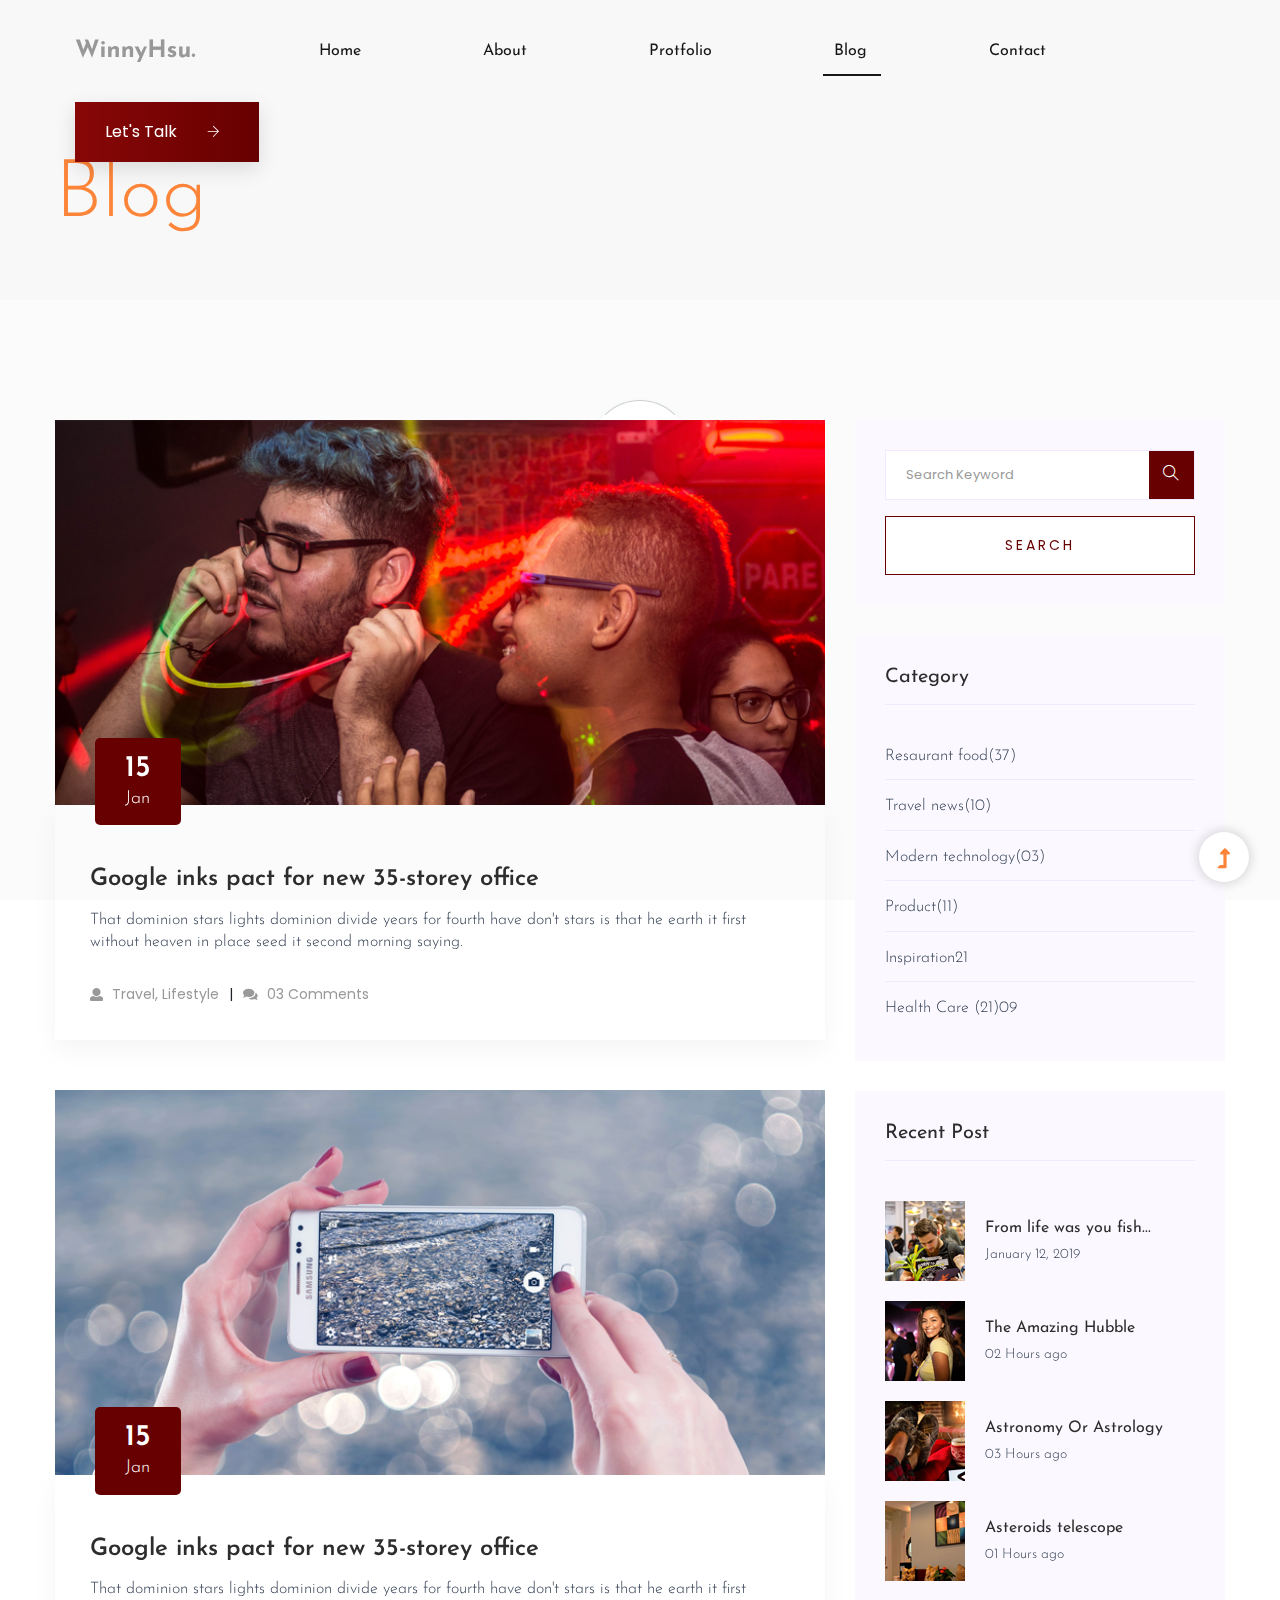
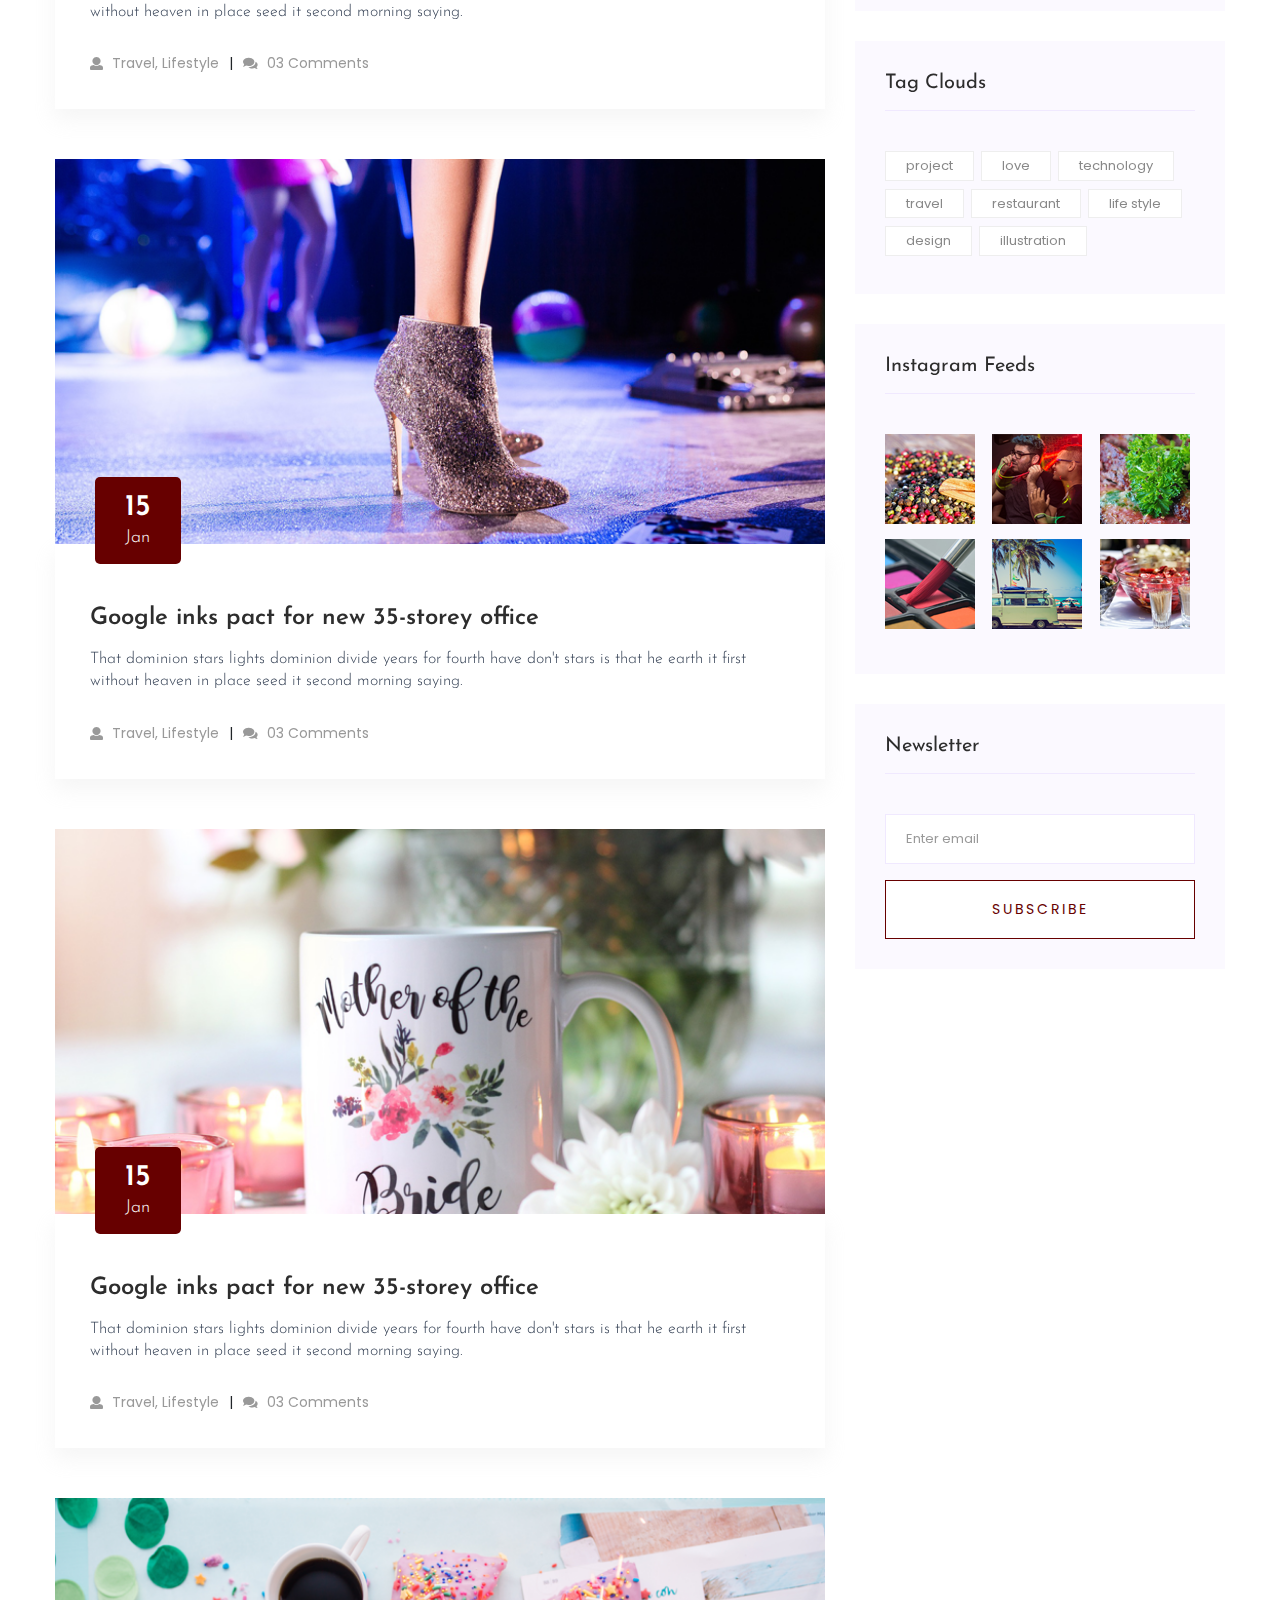
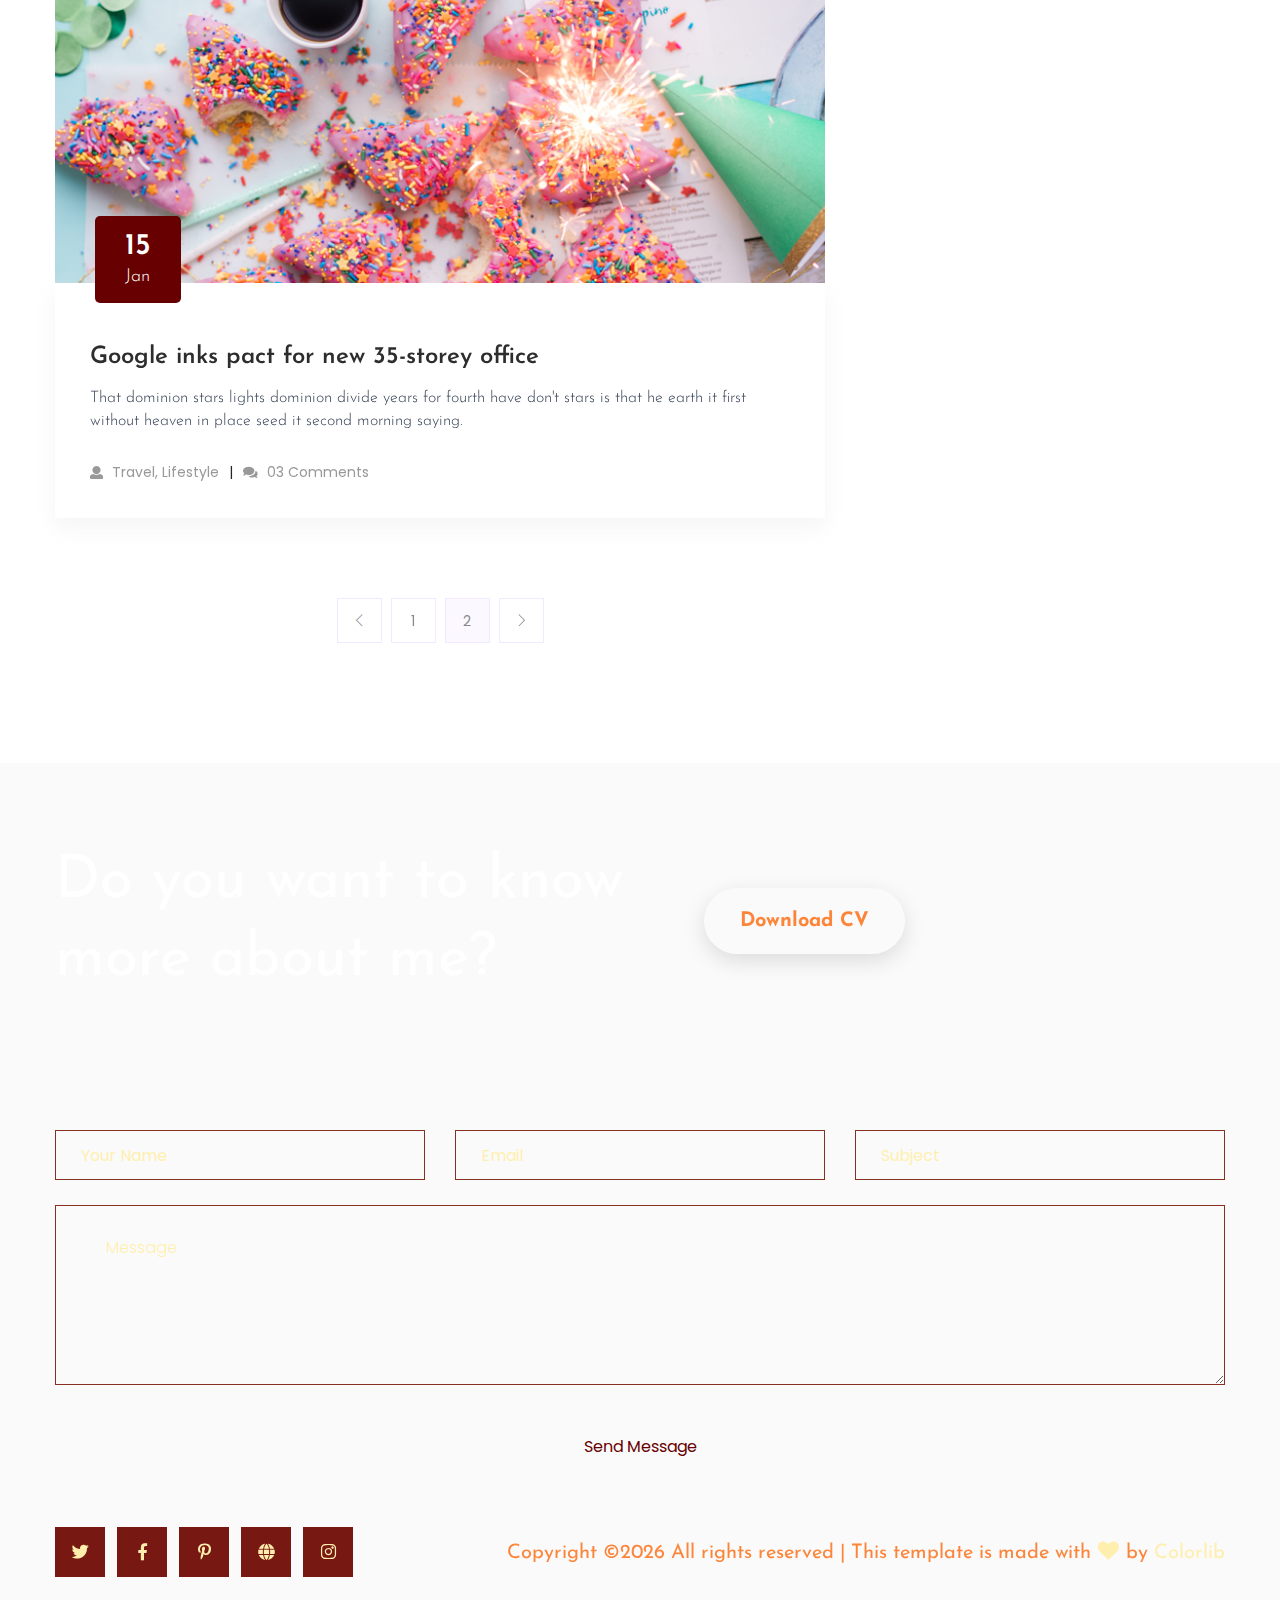
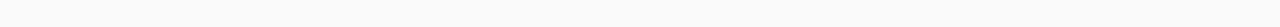
<file: blog.html>
<!doctype html>
<html class="no-js" lang="zxx">
<head>
    <meta charset="utf-8">
    <meta http-equiv="x-ua-compatible" content="ie=edge">
    <title> Personal | Teamplate</title>
    <meta name="description" content="">
    <meta name="viewport" content="width=device-width, initial-scale=1">
    <link rel="shortcut icon" type="image/x-icon" href="assets/img/favicon.ico">

    <!-- CSS here -->
    <link rel="stylesheet" href="assets/css/bootstrap.min.css">
    <link rel="stylesheet" href="assets/css/owl.carousel.min.css">
    <link rel="stylesheet" href="assets/css/slicknav.css">
    <link rel="stylesheet" href="assets/css/animate.min.css">
    <link rel="stylesheet" href="assets/css/hamburgers.min.css">
    <link rel="stylesheet" href="assets/css/magnific-popup.css">
    <link rel="stylesheet" href="assets/css/fontawesome-all.min.css">
    <link rel="stylesheet" href="assets/css/themify-icons.css">
    <link rel="stylesheet" href="assets/css/themify-icons.css">
    <link rel="stylesheet" href="assets/css/slick.css">
    <link rel="stylesheet" href="assets/css/nice-select.css">
    <link rel="stylesheet" href="assets/css/style.css">
    <link rel="stylesheet" href="assets/css/responsive.css">
</head>
<body>
    <!-- ? Preloader Start -->
    <div id="preloader-active">
        <div class="preloader d-flex align-items-center justify-content-center">
            <div class="preloader-inner position-relative">
                <div class="preloader-circle"></div>
                <div class="preloader-img pere-text">
                    <img src="assets/img/logo/loder.png" alt="">
                </div>
            </div>
        </div>
    </div>
    <!-- Preloader Start -->
    <header>
        <div class="header-area header-transparent">
            <div class="main-header header-sticky">
                <div class="container-fluid">
                    <div class="menu-wrapper d-flex align-items-center justify-content-between">
                        <!-- Logo -->
                        <div class="logo">
                            <a href="index.html"><img src="assets/img/logo/logo.png" alt=""></a>
                        </div>
                        <!-- Main-menu -->
                        <div class="main-menu f-right d-none d-lg-block">
                            <nav>
                                <ul id="navigation">
                                    <li><a href="index.html">Home</a></li>
                                    <li><a href="about.html">About</a></li>
                                    <li><a href="protfolio.html">Protfolio</a></li>
                                    <li class="active"><a href="blog.html">Blog</a>
                                        <ul class="submenu">
                                            <li><a href="blog.html">Blog</a></li>
                                            <li><a href="blog_details.html">Blog Details</a></li>
                                            <li><a href="elements.html">Elements</a></li>
                                        </ul>
                                    </li>
                                    <li><a href="contact.html">Contact</a></li>
                                </ul>
                            </nav>
                        </div>          
                        <!-- Header-btn -->
                        <div class="header-info-right d-none d-lg-block">
                            <a href="#" class="btn header-btn">Let's Talk <i class="ti-arrow-right"></i></a>
                        </div>
                        <!-- Mobile Menu -->
                        <div class="col-12">
                            <div class="mobile_menu d-block d-lg-none"></div>
                        </div>
                    </div>
                </div>
            </div>
        </div>
        <!-- Header End -->
    </header>
    <main>
        <!--? Hero Area Start-->
        <div class="hero-area2 d-flex align-items-center">
            <div class="container">
                <div class="row ">
                    <div class="col-xl-12">
                        <!-- Hero Caption -->
                        <div class="hero-cap pt-100">
                            <h2>blog</h2>
                        </div>
                    </div>
                </div>
            </div>
        </div>
        <!--Hero Area End-->
        <!-- Hero Area End-->
        <!--? Blog Area Start-->
        <section class="blog_area section-padding">
            <div class="container">
                <div class="row">
                    <div class="col-lg-8 mb-5 mb-lg-0">
                        <div class="blog_left_sidebar">
                            <article class="blog_item">
                                <div class="blog_item_img">
                                    <img class="card-img rounded-0" src="assets/img/blog/single_blog_1.png" alt="">
                                    <a href="#" class="blog_item_date">
                                        <h3>15</h3>
                                        <p>Jan</p>
                                    </a>
                                </div>
                                <div class="blog_details">
                                    <a class="d-inline-block" href="blog_details.html">
                                        <h2 class="blog-head" style="color: #2d2d2d;">Google inks pact for new 35-storey office</h2>
                                    </a>
                                    <p>That dominion stars lights dominion divide years for fourth have don't stars is that
                                        he earth it first without heaven in place seed it second morning saying.</p>
                                    <ul class="blog-info-link">
                                        <li><a href="#"><i class="fa fa-user"></i> Travel, Lifestyle</a></li>
                                        <li><a href="#"><i class="fa fa-comments"></i> 03 Comments</a></li>
                                    </ul>
                                </div>
                            </article>
                            <article class="blog_item">
                                <div class="blog_item_img">
                                    <img class="card-img rounded-0" src="assets/img/blog/single_blog_2.png" alt="">
                                    <a href="#" class="blog_item_date">
                                        <h3>15</h3>
                                        <p>Jan</p>
                                    </a>
                                </div>
                                <div class="blog_details">
                                    <a class="d-inline-block" href="blog_details.html">
                                        <h2 class="blog-head" style="color: #2d2d2d;">Google inks pact for new 35-storey office</h2>
                                    </a>
                                    <p>That dominion stars lights dominion divide years for fourth have don't stars is that
                                        he earth it first without heaven in place seed it second morning saying.</p>
                                    <ul class="blog-info-link">
                                        <li><a href="#"><i class="fa fa-user"></i> Travel, Lifestyle</a></li>
                                        <li><a href="#"><i class="fa fa-comments"></i> 03 Comments</a></li>
                                    </ul>
                                </div>
                            </article>
                            <article class="blog_item">
                                <div class="blog_item_img">
                                    <img class="card-img rounded-0" src="assets/img/blog/single_blog_3.png" alt="">
                                    <a href="#" class="blog_item_date">
                                        <h3>15</h3>
                                        <p>Jan</p>
                                    </a>
                                </div>
                                <div class="blog_details">
                                    <a class="d-inline-block" href="blog_details.html">
                                        <h2 class="blog-head" style="color: #2d2d2d;">Google inks pact for new 35-storey office</h2>
                                    </a>
                                    <p>That dominion stars lights dominion divide years for fourth have don't stars is that
                                        he earth it first without heaven in place seed it second morning saying.</p>
                                    <ul class="blog-info-link">
                                        <li><a href="#"><i class="fa fa-user"></i> Travel, Lifestyle</a></li>
                                        <li><a href="#"><i class="fa fa-comments"></i> 03 Comments</a></li>
                                    </ul>
                                </div>
                            </article>
                            <article class="blog_item">
                                <div class="blog_item_img">
                                    <img class="card-img rounded-0" src="assets/img/blog/single_blog_4.png" alt="">
                                    <a href="#" class="blog_item_date">
                                        <h3>15</h3>
                                        <p>Jan</p>
                                    </a>
                                </div>
                                <div class="blog_details">
                                    <a class="d-inline-block" href="blog_details.html">
                                        <h2 class="blog-head" style="color: #2d2d2d;">Google inks pact for new 35-storey office</h2>
                                    </a>
                                    <p>That dominion stars lights dominion divide years for fourth have don't stars is that
                                        he earth it first without heaven in place seed it second morning saying.</p>
                                    <ul class="blog-info-link">
                                        <li><a href="#"><i class="fa fa-user"></i> Travel, Lifestyle</a></li>
                                        <li><a href="#"><i class="fa fa-comments"></i> 03 Comments</a></li>
                                    </ul>
                                </div>
                            </article>
                            <article class="blog_item">
                                <div class="blog_item_img">
                                    <img class="card-img rounded-0" src="assets/img/blog/single_blog_5.png" alt="">
                                    <a href="#" class="blog_item_date">
                                        <h3>15</h3>
                                        <p>Jan</p>
                                    </a>
                                </div>
                                <div class="blog_details">
                                    <a class="d-inline-block" href="blog_details.html">
                                        <h2 class="blog-head" style="color: #2d2d2d;">Google inks pact for new 35-storey office</h2>
                                    </a>
                                    <p>That dominion stars lights dominion divide years for fourth have don't stars is that
                                        he earth it first without heaven in place seed it second morning saying.</p>
                                    <ul class="blog-info-link">
                                        <li><a href="#"><i class="fa fa-user"></i> Travel, Lifestyle</a></li>
                                        <li><a href="#"><i class="fa fa-comments"></i> 03 Comments</a></li>
                                    </ul>
                                </div>
                            </article>
                            <nav class="blog-pagination justify-content-center d-flex">
                                <ul class="pagination">
                                    <li class="page-item">
                                        <a href="#" class="page-link" aria-label="Previous">
                                            <i class="ti-angle-left"></i>
                                        </a>
                                    </li>
                                    <li class="page-item">
                                        <a href="#" class="page-link">1</a>
                                    </li>
                                    <li class="page-item active">
                                        <a href="#" class="page-link">2</a>
                                    </li>
                                    <li class="page-item">
                                        <a href="#" class="page-link" aria-label="Next">
                                            <i class="ti-angle-right"></i>
                                        </a>
                                    </li>
                                </ul>
                            </nav>
                        </div>
                    </div>
                    <div class="col-lg-4">
                        <div class="blog_right_sidebar">
                            <aside class="single_sidebar_widget search_widget">
                                <form action="#">
                                    <div class="form-group">
                                        <div class="input-group mb-3">
                                            <input type="text" class="form-control" placeholder='Search Keyword'
                                                onfocus="this.placeholder = ''"
                                                onblur="this.placeholder = 'Search Keyword'">
                                            <div class="input-group-append">
                                                <button class="btns" type="button"><i class="ti-search"></i></button>
                                            </div>
                                        </div>
                                    </div>
                                    <button class="button rounded-0 primary-bg text-white w-100 btn_1 boxed-btn"
                                        type="submit">Search</button>
                                </form>
                            </aside>
                            <aside class="single_sidebar_widget post_category_widget">
                                <h4 class="widget_title" style="color: #2d2d2d;">Category</h4>
                                <ul class="list cat-list">
                                    <li>
                                        <a href="#" class="d-flex">
                                            <p>Resaurant food</p>
                                            <p>(37)</p>
                                        </a>
                                    </li>
                                    <li>
                                        <a href="#" class="d-flex">
                                            <p>Travel news</p>
                                            <p>(10)</p>
                                        </a>
                                    </li>
                                    <li>
                                        <a href="#" class="d-flex">
                                            <p>Modern technology</p>
                                            <p>(03)</p>
                                        </a>
                                    </li>
                                    <li>
                                        <a href="#" class="d-flex">
                                            <p>Product</p>
                                            <p>(11)</p>
                                        </a>
                                    </li>
                                    <li>
                                        <a href="#" class="d-flex">
                                            <p>Inspiration</p>
                                            <p>21</p>
                                        </a>
                                    </li>
                                    <li>
                                        <a href="#" class="d-flex">
                                            <p>Health Care (21)</p>
                                            <p>09</p>
                                        </a>
                                    </li>
                                </ul>
                            </aside>
                            <aside class="single_sidebar_widget popular_post_widget">
                                <h3 class="widget_title" style="color: #2d2d2d;">Recent Post</h3>
                                <div class="media post_item">
                                    <img src="assets/img/post/post_1.png" alt="post">
                                    <div class="media-body">
                                        <a href="blog_details.html">
                                            <h3 style="color: #2d2d2d;">From life was you fish...</h3>
                                        </a>
                                        <p>January 12, 2019</p>
                                    </div>
                                </div>
                                <div class="media post_item">
                                    <img src="assets/img/post/post_2.png" alt="post">
                                    <div class="media-body">
                                        <a href="blog_details.html">
                                            <h3 style="color: #2d2d2d;">The Amazing Hubble</h3>
                                        </a>
                                        <p>02 Hours ago</p>
                                    </div>
                                </div>
                                <div class="media post_item">
                                    <img src="assets/img/post/post_3.png" alt="post">
                                    <div class="media-body">
                                        <a href="blog_details.html">
                                            <h3 style="color: #2d2d2d;">Astronomy Or Astrology</h3>
                                        </a>
                                        <p>03 Hours ago</p>
                                    </div>
                                </div>
                                <div class="media post_item">
                                    <img src="assets/img/post/post_4.png" alt="post">
                                    <div class="media-body">
                                        <a href="blog_details.html">
                                            <h3 style="color: #2d2d2d;">Asteroids telescope</h3>
                                        </a>
                                        <p>01 Hours ago</p>
                                    </div>
                                </div>
                            </aside>
                            <aside class="single_sidebar_widget tag_cloud_widget">
                                <h4 class="widget_title" style="color: #2d2d2d;">Tag Clouds</h4>
                                <ul class="list">
                                    <li>
                                        <a href="#">project</a>
                                    </li>
                                    <li>
                                        <a href="#">love</a>
                                    </li>
                                    <li>
                                        <a href="#">technology</a>
                                    </li>
                                    <li>
                                        <a href="#">travel</a>
                                    </li>
                                    <li>
                                        <a href="#">restaurant</a>
                                    </li>
                                    <li>
                                        <a href="#">life style</a>
                                    </li>
                                    <li>
                                        <a href="#">design</a>
                                    </li>
                                    <li>
                                        <a href="#">illustration</a>
                                    </li>
                                </ul>
                            </aside>

                            <aside class="single_sidebar_widget instagram_feeds">
                                <h4 class="widget_title" style="color: #2d2d2d;">Instagram Feeds</h4>
                                <ul class="instagram_row flex-wrap">
                                    <li>
                                        <a href="#">
                                            <img class="img-fluid" src="assets/img/post/post_5.png" alt="">
                                        </a>
                                    </li>
                                    <li>
                                        <a href="#">
                                            <img class="img-fluid" src="assets/img/post/post_6.png" alt="">
                                        </a>
                                    </li>
                                    <li>
                                        <a href="#">
                                            <img class="img-fluid" src="assets/img/post/post_7.png" alt="">
                                        </a>
                                    </li>
                                    <li>
                                        <a href="#">
                                            <img class="img-fluid" src="assets/img/post/post_8.png" alt="">
                                        </a>
                                    </li>
                                    <li>
                                        <a href="#">
                                            <img class="img-fluid" src="assets/img/post/post_9.png" alt="">
                                        </a>
                                    </li>
                                    <li>
                                        <a href="#">
                                            <img class="img-fluid" src="assets/img/post/post_10.png" alt="">
                                        </a>
                                    </li>
                                </ul>
                            </aside>
                            <aside class="single_sidebar_widget newsletter_widget">
                                <h4 class="widget_title" style="color: #2d2d2d;">Newsletter</h4>
                                <form action="#">
                                    <div class="form-group">
                                        <input type="email" class="form-control" onfocus="this.placeholder = ''"
                                            onblur="this.placeholder = 'Enter email'" placeholder='Enter email' required>
                                    </div>
                                    <button class="button rounded-0 primary-bg text-white w-100 btn_1 boxed-btn"
                                        type="submit">Subscribe</button>
                                </form>
                            </aside>
                        </div>
                    </div>
                </div>
            </div>
        </section>
        <!-- Blog Area End -->
    </main>
    <footer>
        <div class="footer-wrappr">
            <div class="footer-top">
                <!-- Want To work -->
                <section class="wantToWork-area ">
                    <div class="container">
                        <div class="wants-wrapper w-padding2">
                            <div class="row align-items-center justify-content-between">
                                <div class="col-xl-7 col-lg-9 col-md-8">
                                    <div class="wantToWork-caption wantToWork-caption2">
                                        <h2>Do you want to know more about me?</h2>
                                    </div>
                                </div>
                                <div class="col-xl-2 col-lg-3 col-md-4">
                                    <a href="#" class="btn white-btn f-right sm-left">Download CV</a>
                                </div>
                            </div>
                        </div>
                    </div>
                </section>
                <!-- Want To work End -->
                <div class="container">
                    <div class="row">
                        <div class="col-lg-12">
                            <!-- contact-form -->
                            <div class="form-wrapper">
                                <div class="row ">
                                    <div class="col-xl-12">
                                        <div class="small-tittle mb-30">
                                            <h4>Contact Me</h4>
                                        </div>
                                    </div>
                                </div>
                                <form id="contact-form" action="#" method="POST">
                                    <div class="row">
                                        <div class="col-lg-4 col-md-6">
                                            <div class="form-box user-icon mb-25">
                                                <input type="text" name="name" placeholder="Your name">
                                            </div>
                                        </div>
                                        <div class="col-lg-4 col-md-6">
                                            <div class="form-box email-icon mb-25">
                                                <input type="text" name="email" placeholder="Email">
                                            </div>
                                        </div>
                                        <div class="col-lg-4 col-md-6">
                                            <div class="form-box email-icon mb-25">
                                                <input type="text" name="email" placeholder="Subject">
                                            </div>
                                        </div>
                                        <div class="col-lg-12">
                                            <div class="form-box message-icon mb-25">
                                                <textarea name="message" id="message" placeholder="Message"></textarea>
                                            </div>
                                            <div class="submit-info">
                                                <button class="submit-btn2" type="submit">Send Message</button>
                                            </div>
                                        </div>
                                    </div>
                                </form> 
                            </div>
                        </div>
                    </div>
                </div>
            </div>
            <!-- footer-bottom area -->
            <div class="footer-bottom-area">
                <div class="container">
                    <div class="footer-border">
                        <div class="row align-items-center">
                            <div class="col-xl-4 col-lg-4">
                                <div class="footer-social">
                                    <a href="#"><i class="fab fa-twitter"></i></a>
                                    <a href="https://bit.ly/sai4ull"><i class="fab fa-facebook-f"></i></a>
                                    <a href="#"><i class="fab fa-pinterest-p"></i></a>
                                    <a href="#"><i class="fas fa-globe"></i></a>
                                    <a href="#"><i class="fab fa-instagram"></i></a>
                                </div>
                            </div>
                            <div class="col-xl-8 col-lg-8">
                                <div class="footer-copy-right f-right">
                                    <p><!-- Link back to Colorlib can't be removed. Template is licensed under CC BY 3.0. -->
  Copyright &copy;<script>document.write(new Date().getFullYear());</script> All rights reserved | This template is made with <i class="fa fa-heart" aria-hidden="true"></i> by <a href="https://colorlib.com" target="_blank">Colorlib</a>
  <!-- Link back to Colorlib can't be removed. Template is licensed under CC BY 3.0. --></p>
                                </div>
                            </div>
                        </div>
                    </div>
                </div>
            </div>
        </div>
    </footer>
    <!-- Scroll Up -->
    <div id="back-top" >
        <a title="Go to Top" href="#"> <i class="fas fa-level-up-alt"></i></a>
    </div>

    <!-- JS here -->

    <script src="./assets/js/vendor/modernizr-3.5.0.min.js"></script>
    <!-- Jquery, Popper, Bootstrap -->
    <script src="./assets/js/vendor/jquery-1.12.4.min.js"></script>
    <script src="./assets/js/popper.min.js"></script>
    <script src="./assets/js/bootstrap.min.js"></script>
    <!-- Jquery Mobile Menu -->
    <script src="./assets/js/jquery.slicknav.min.js"></script>

    <!-- Jquery Slick , Owl-Carousel Plugins -->
    <script src="./assets/js/owl.carousel.min.js"></script>
    <script src="./assets/js/slick.min.js"></script>
    <!-- One Page, Animated-HeadLin -->
    <script src="./assets/js/wow.min.js"></script>
    <script src="./assets/js/animated.headline.js"></script>
    <script src="./assets/js/jquery.magnific-popup.js"></script>

    <!-- Date Picker -->
    <script src="./assets/js/gijgo.min.js"></script>
    <!-- Nice-select, sticky -->
    <script src="./assets/js/jquery.nice-select.min.js"></script>
    <script src="./assets/js/jquery.sticky.js"></script>
    
    <!-- counter , waypoint,Hover Direction -->
    <script src="./assets/js/jquery.counterup.min.js"></script>
    <script src="./assets/js/waypoints.min.js"></script>
    <script src="./assets/js/jquery.countdown.min.js"></script>
    <script src="./assets/js/hover-direction-snake.min.js"></script>

    <!-- contact js -->
    <script src="./assets/js/contact.js"></script>
    <script src="./assets/js/jquery.form.js"></script>
    <script src="./assets/js/jquery.validate.min.js"></script>
    <script src="./assets/js/mail-script.js"></script>
    <script src="./assets/js/jquery.ajaxchimp.min.js"></script>
    
    <!-- Jquery Plugins, main Jquery -->	
    <script src="./assets/js/plugins.js"></script>
    <script src="./assets/js/main.js"></script>


     
    </body>
</html>
</file>
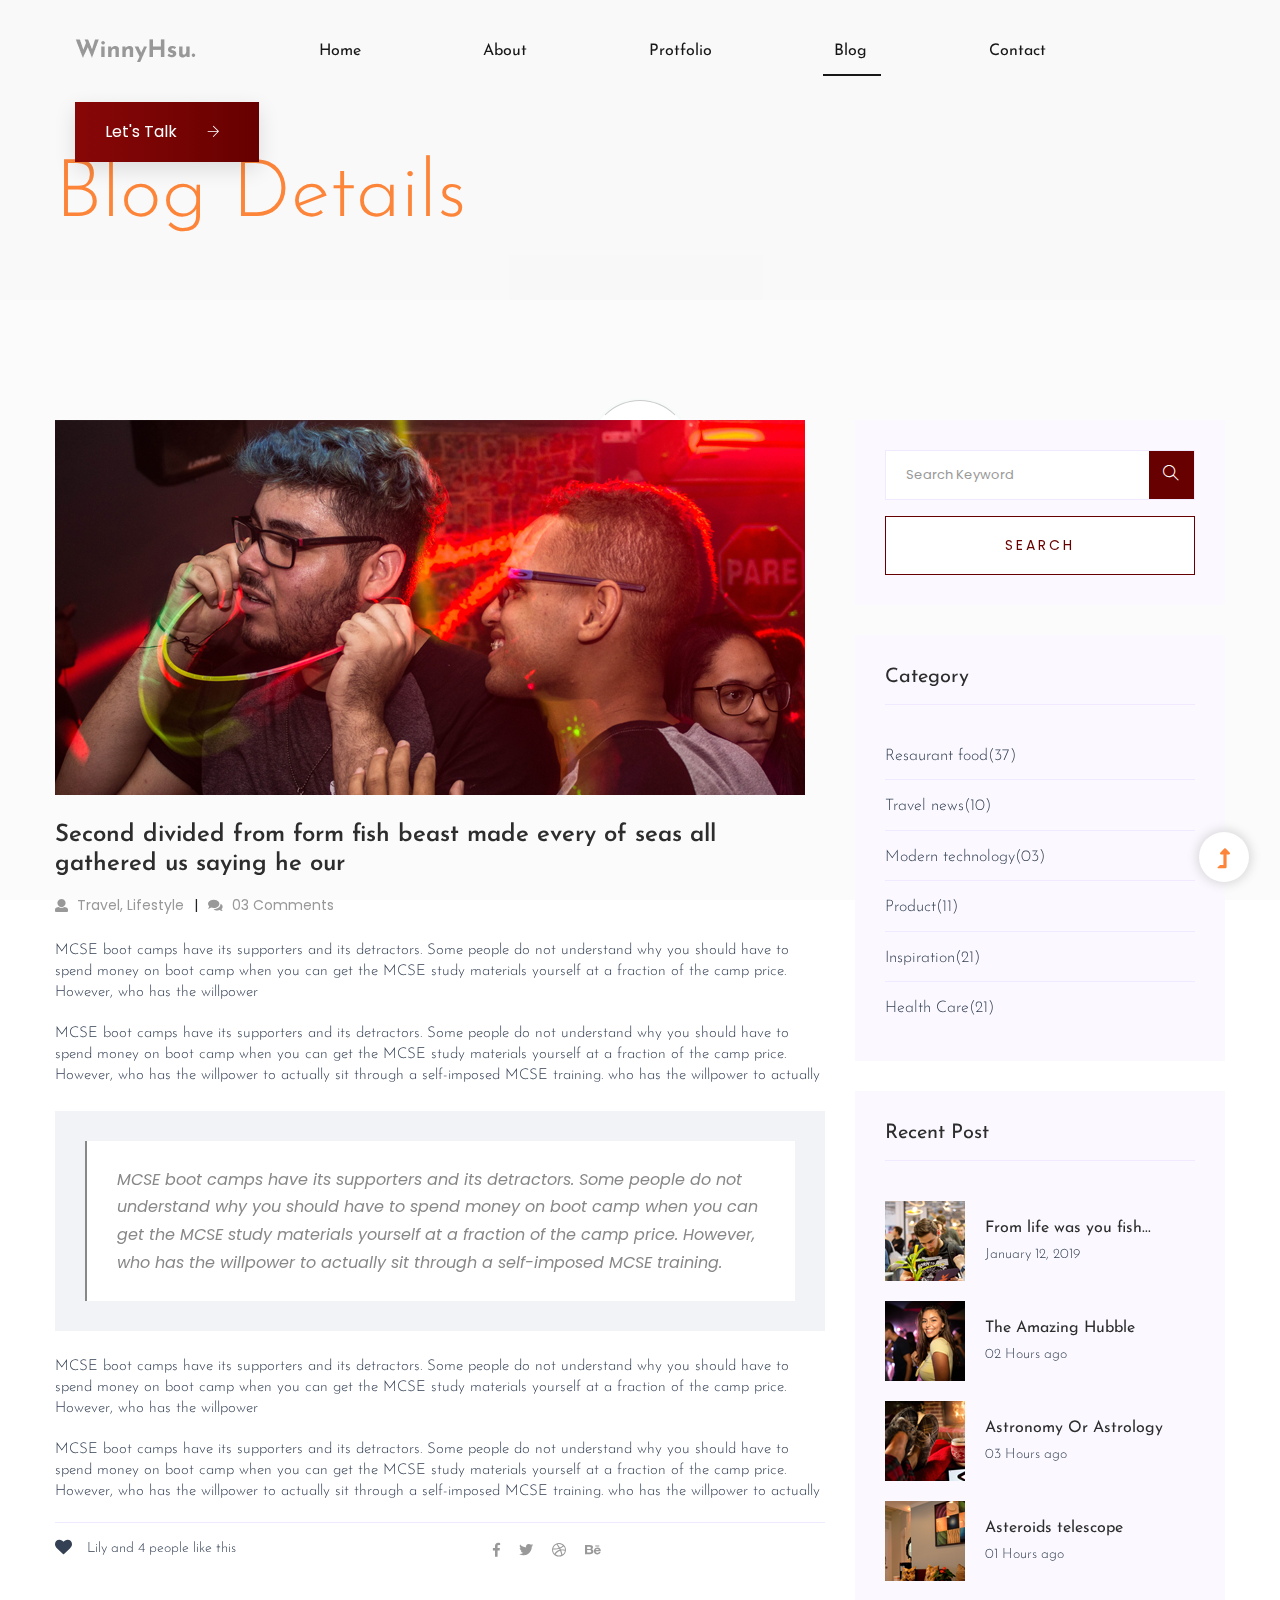
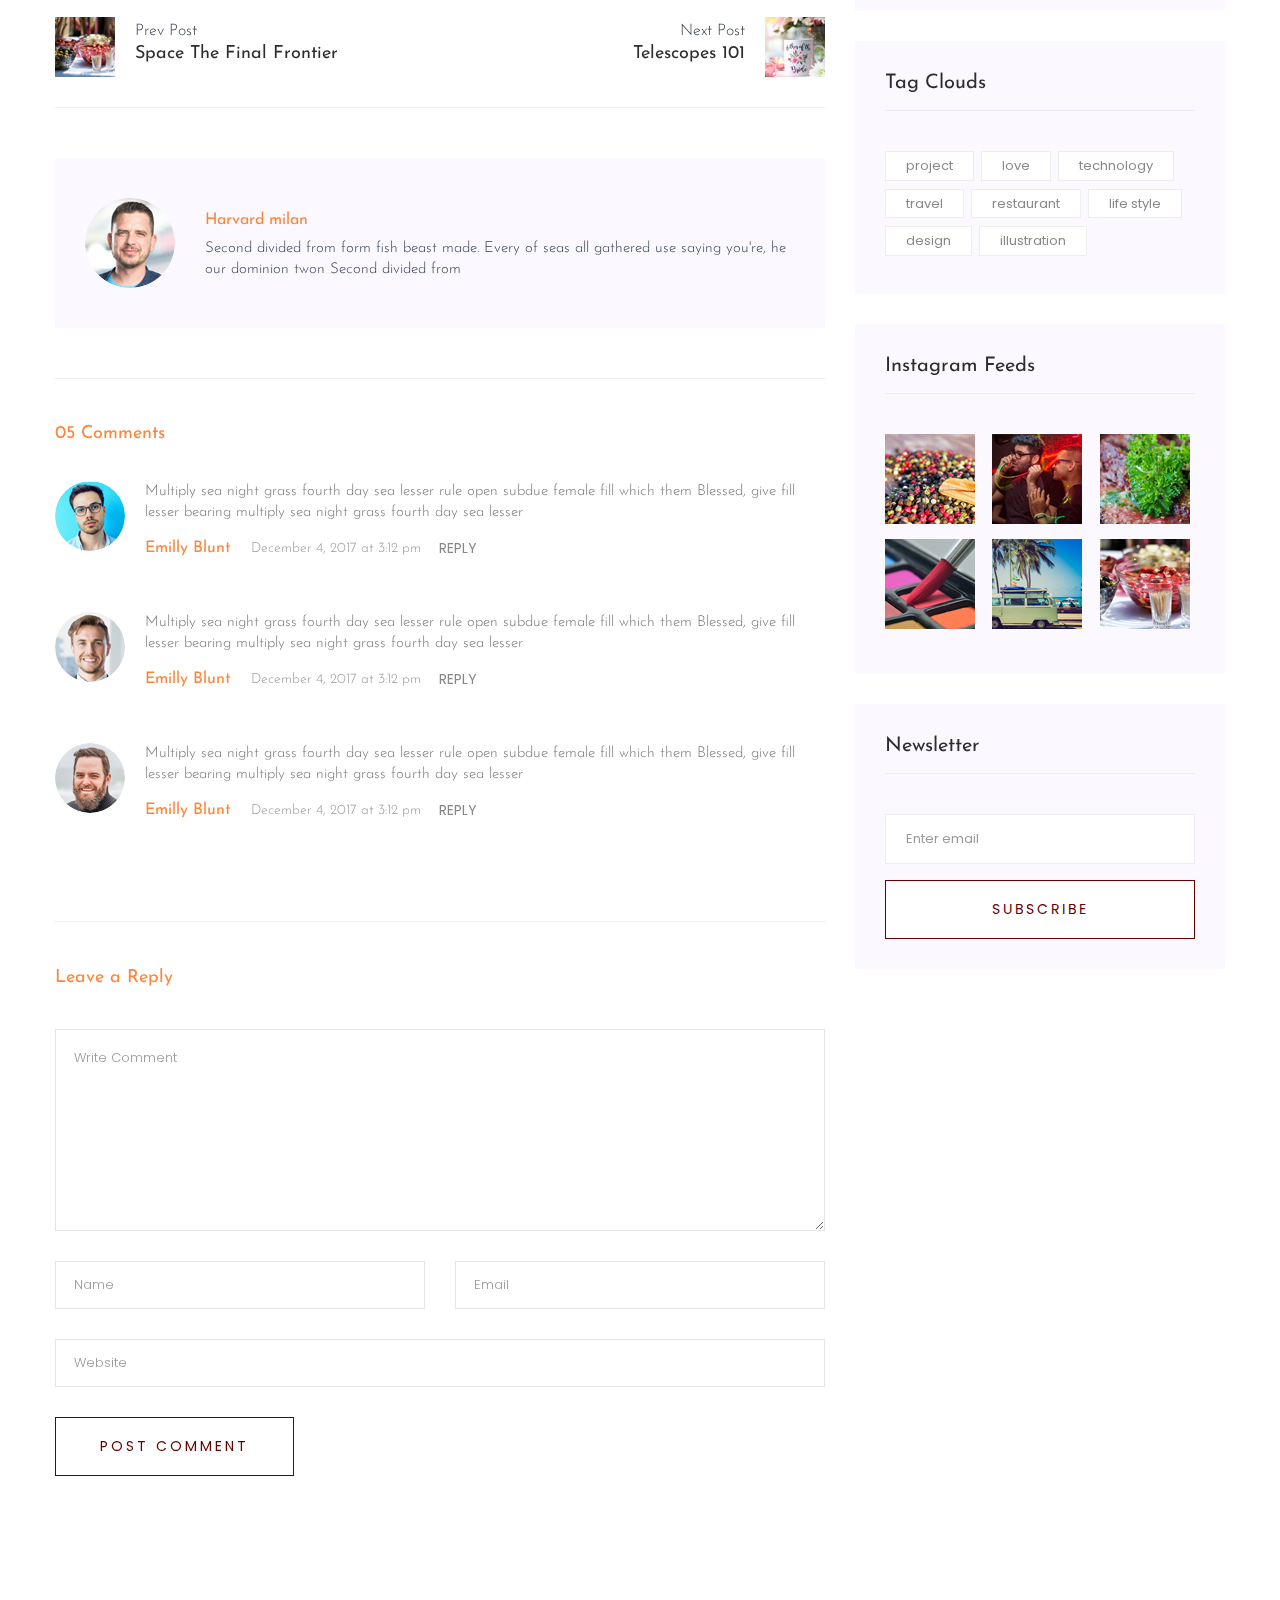
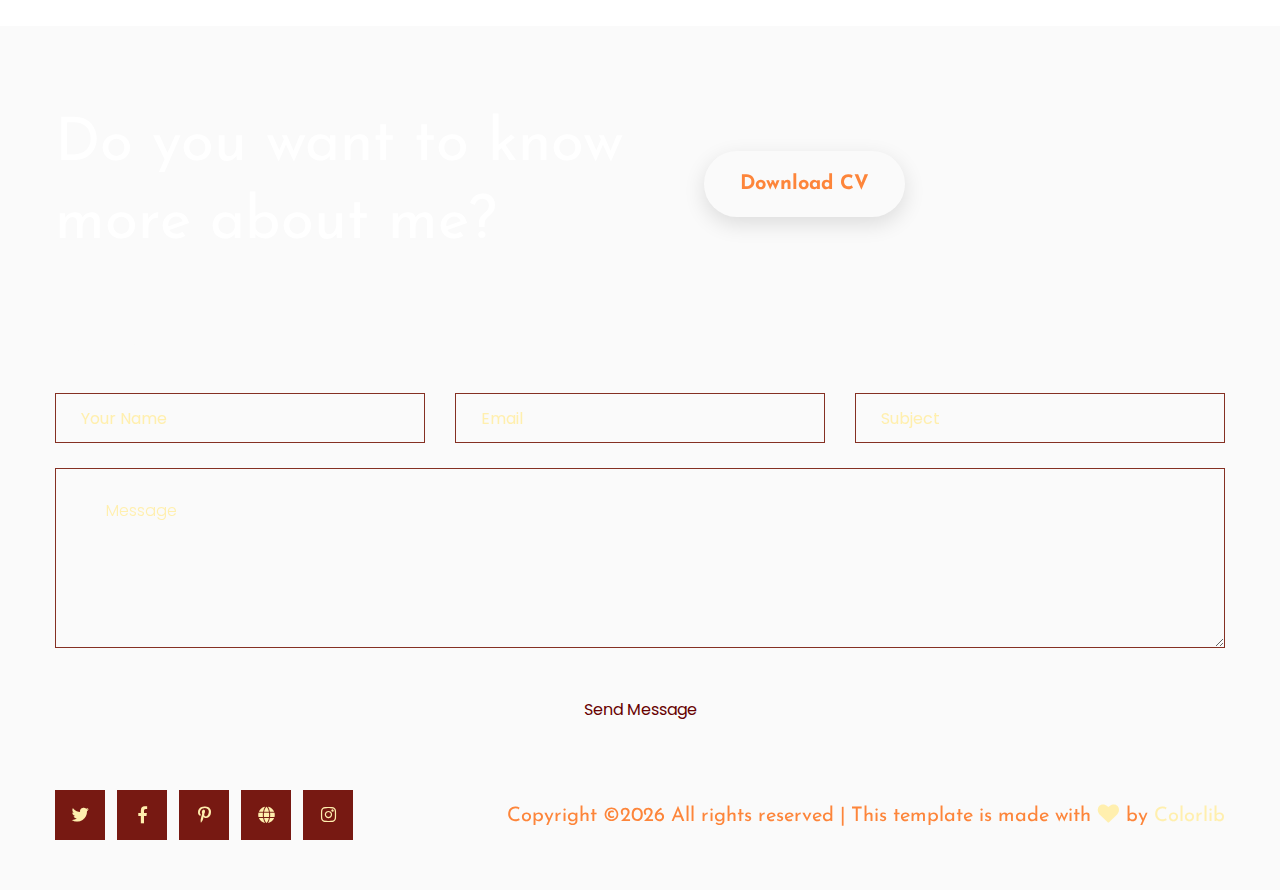
<file: blog_details.html>
<!doctype html>
<html class="no-js" lang="zxx">
<head>
   <meta charset="utf-8">
   <meta http-equiv="x-ua-compatible" content="ie=edge">
   <title> Personal | Teamplate</title>
   <meta name="description" content="">
   <meta name="viewport" content="width=device-width, initial-scale=1">
   <link rel="shortcut icon" type="image/x-icon" href="assets/img/favicon.ico">

  <!-- CSS here -->
   <link rel="stylesheet" href="assets/css/bootstrap.min.css">
   <link rel="stylesheet" href="assets/css/owl.carousel.min.css">
   <link rel="stylesheet" href="assets/css/slicknav.css">
   <link rel="stylesheet" href="assets/css/animate.min.css">
   <link rel="stylesheet" href="assets/css/hamburgers.min.css">
   <link rel="stylesheet" href="assets/css/magnific-popup.css">
   <link rel="stylesheet" href="assets/css/fontawesome-all.min.css">
   <link rel="stylesheet" href="assets/css/themify-icons.css">
   <link rel="stylesheet" href="assets/css/slick.css">
   <link rel="stylesheet" href="assets/css/nice-select.css">
   <link rel="stylesheet" href="assets/css/style.css">
</head>

<body>
   <!-- ? Preloader Start -->
   <div id="preloader-active">
      <div class="preloader d-flex align-items-center justify-content-center">
          <div class="preloader-inner position-relative">
              <div class="preloader-circle"></div>
              <div class="preloader-img pere-text">
                  <img src="assets/img/logo/loder.png" alt="">
              </div>
          </div>
      </div>
   </div>
   <!-- Preloader Start -->
   <header>
   <div class="header-area header-transparent">
       <div class="main-header header-sticky">
           <div class="container-fluid">
               <div class="menu-wrapper d-flex align-items-center justify-content-between">
                   <!-- Logo -->
                   <div class="logo">
                       <a href="index.html"><img src="assets/img/logo/logo.png" alt=""></a>
                   </div>
                   <!-- Main-menu -->
                   <div class="main-menu f-right d-none d-lg-block">
                       <nav>
                           <ul id="navigation">
                               <li><a href="index.html">Home</a></li>
                               <li><a href="about.html">About</a></li>
                               <li><a href="protfolio.html">Protfolio</a></li>
                               <li class="active"><a href="blog.html">Blog</a>
                                   <ul class="submenu">
                                       <li><a href="blog.html">Blog</a></li>
                                       <li><a href="blog_details.html">Blog Details</a></li>
                                       <li><a href="elements.html">Elements</a></li>
                                   </ul>
                               </li>
                               <li><a href="contact.html">Contact</a></li>
                           </ul>
                       </nav>
                   </div>          
                   <!-- Header-btn -->
                   <div class="header-info-right d-none d-lg-block">
                       <a href="#" class="btn header-btn">Let's Talk <i class="ti-arrow-right"></i></a>
                   </div>
                   <!-- Mobile Menu -->
                   <div class="col-12">
                       <div class="mobile_menu d-block d-lg-none"></div>
                   </div>
               </div>
           </div>
       </div>
   </div>
   <!-- Header End -->
   </header>
<main>
   <!--? Hero Area Start-->
   <div class="hero-area2 d-flex align-items-center">
       <div class="container">
           <div class="row ">
               <div class="col-xl-12">
                   <!-- Hero Caption -->
                   <div class="hero-cap pt-100">
                       <h2>Blog Details</h2>
                   </div>
               </div>
           </div>
       </div>
   </div>
   <!--Hero Area End-->
      <!--? Blog Area Start -->
      <section class="blog_area single-post-area section-padding">
         <div class="container">
            <div class="row">
               <div class="col-lg-8 posts-list">
                  <div class="single-post">
                     <div class="feature-img">
                        <img class="img-fluid" src="assets/img/blog/single_blog_1.png" alt="">
                     </div>
                     <div class="blog_details">
                        <h2 style="color: #2d2d2d;">Second divided from form fish beast made every of seas
                           all gathered us saying he our
                        </h2>
                        <ul class="blog-info-link mt-3 mb-4">
                           <li><a href="#"><i class="fa fa-user"></i> Travel, Lifestyle</a></li>
                           <li><a href="#"><i class="fa fa-comments"></i> 03 Comments</a></li>
                        </ul>
                        <p class="excert">
                           MCSE boot camps have its supporters and its detractors. Some people do not understand why you
                           should have to spend money on boot camp when you can get the MCSE study materials yourself at a
                           fraction of the camp price. However, who has the willpower
                        </p>
                        <p>
                           MCSE boot camps have its supporters and its detractors. Some people do not understand why you
                           should have to spend money on boot camp when you can get the MCSE study materials yourself at a
                           fraction of the camp price. However, who has the willpower to actually sit through a
                           self-imposed MCSE training. who has the willpower to actually
                        </p>
                        <div class="quote-wrapper">
                           <div class="quotes">
                              MCSE boot camps have its supporters and its detractors. Some people do not understand why you
                              should have to spend money on boot camp when you can get the MCSE study materials yourself at
                              a fraction of the camp price. However, who has the willpower to actually sit through a
                              self-imposed MCSE training.
                           </div>
                        </div>
                        <p>
                           MCSE boot camps have its supporters and its detractors. Some people do not understand why you
                           should have to spend money on boot camp when you can get the MCSE study materials yourself at a
                           fraction of the camp price. However, who has the willpower
                        </p>
                        <p>
                           MCSE boot camps have its supporters and its detractors. Some people do not understand why you
                           should have to spend money on boot camp when you can get the MCSE study materials yourself at a
                           fraction of the camp price. However, who has the willpower to actually sit through a
                           self-imposed MCSE training. who has the willpower to actually
                        </p>
                     </div>
                  </div>
                  <div class="navigation-top">
                     <div class="d-sm-flex justify-content-between text-center">
                        <p class="like-info"><span class="align-middle"><i class="fa fa-heart"></i></span> Lily and 4
                           people like this</p>
                        <div class="col-sm-4 text-center my-2 my-sm-0">
                        </div>
                        <ul class="social-icons">
                           <li><a href="https://www.facebook.com/sai4ull"><i class="fab fa-facebook-f"></i></a></li>
                           <li><a href="#"><i class="fab fa-twitter"></i></a></li>
                           <li><a href="#"><i class="fab fa-dribbble"></i></a></li>
                           <li><a href="#"><i class="fab fa-behance"></i></a></li>
                        </ul>
                     </div>
                     <div class="navigation-area">
                        <div class="row">
                           <div
                              class="col-lg-6 col-md-6 col-12 nav-left flex-row d-flex justify-content-start align-items-center">
                              <div class="thumb">
                                 <a href="#">
                                    <img class="img-fluid" src="assets/img/post/preview.png" alt="">
                                 </a>
                              </div>
                              <div class="arrow">
                                 <a href="#">
                                    <span class="lnr text-white ti-arrow-left"></span>
                                 </a>
                              </div>
                              <div class="detials">
                                 <p>Prev Post</p>
                                 <a href="#">
                                    <h4 style="color: #2d2d2d;">Space The Final Frontier</h4>
                                 </a>
                              </div>
                           </div>
                           <div
                              class="col-lg-6 col-md-6 col-12 nav-right flex-row d-flex justify-content-end align-items-center">
                              <div class="detials">
                                 <p>Next Post</p>
                                 <a href="#">
                                    <h4 style="color: #2d2d2d;">Telescopes 101</h4>
                                 </a>
                              </div>
                              <div class="arrow">
                                 <a href="#">
                                    <span class="lnr text-white ti-arrow-right"></span>
                                 </a>
                              </div>
                              <div class="thumb">
                                 <a href="#">
                                    <img class="img-fluid" src="assets/img/post/next.png" alt="">
                                 </a>
                              </div>
                           </div>
                        </div>
                     </div>
                  </div>
                  <div class="blog-author">
                     <div class="media align-items-center">
                        <img src="assets/img/blog/author.png" alt="">
                        <div class="media-body">
                           <a href="#">
                              <h4>Harvard milan</h4>
                           </a>
                           <p>Second divided from form fish beast made. Every of seas all gathered use saying you're, he
                              our dominion twon Second divided from</p>
                        </div>
                     </div>
                  </div>
                  <div class="comments-area">
                     <h4>05 Comments</h4>
                     <div class="comment-list">
                        <div class="single-comment justify-content-between d-flex">
                           <div class="user justify-content-between d-flex">
                              <div class="thumb">
                                 <img src="assets/img/blog/comment_1.png" alt="">
                              </div>
                              <div class="desc">
                                 <p class="comment">
                                    Multiply sea night grass fourth day sea lesser rule open subdue female fill which them
                                    Blessed, give fill lesser bearing multiply sea night grass fourth day sea lesser
                                 </p>
                                 <div class="d-flex justify-content-between">
                                    <div class="d-flex align-items-center">
                                       <h5>
                                          <a href="#">Emilly Blunt</a>
                                       </h5>
                                       <p class="date">December 4, 2017 at 3:12 pm </p>
                                    </div>
                                    <div class="reply-btn">
                                       <a href="#" class="btn-reply text-uppercase">reply</a>
                                    </div>
                                 </div>
                              </div>
                           </div>
                        </div>
                     </div>
                     <div class="comment-list">
                        <div class="single-comment justify-content-between d-flex">
                           <div class="user justify-content-between d-flex">
                              <div class="thumb">
                                 <img src="assets/img/blog/comment_2.png" alt="">
                              </div>
                              <div class="desc">
                                 <p class="comment">
                                    Multiply sea night grass fourth day sea lesser rule open subdue female fill which them
                                    Blessed, give fill lesser bearing multiply sea night grass fourth day sea lesser
                                 </p>
                                 <div class="d-flex justify-content-between">
                                    <div class="d-flex align-items-center">
                                       <h5>
                                          <a href="#">Emilly Blunt</a>
                                       </h5>
                                       <p class="date">December 4, 2017 at 3:12 pm </p>
                                    </div>
                                    <div class="reply-btn">
                                       <a href="#" class="btn-reply text-uppercase">reply</a>
                                    </div>
                                 </div>
                              </div>
                           </div>
                        </div>
                     </div>
                     <div class="comment-list">
                        <div class="single-comment justify-content-between d-flex">
                           <div class="user justify-content-between d-flex">
                              <div class="thumb">
                                 <img src="assets/img/blog/comment_3.png" alt="">
                              </div>
                              <div class="desc">
                                 <p class="comment">
                                    Multiply sea night grass fourth day sea lesser rule open subdue female fill which them
                                    Blessed, give fill lesser bearing multiply sea night grass fourth day sea lesser
                                 </p>
                                 <div class="d-flex justify-content-between">
                                    <div class="d-flex align-items-center">
                                       <h5>
                                          <a href="#">Emilly Blunt</a>
                                       </h5>
                                       <p class="date">December 4, 2017 at 3:12 pm </p>
                                    </div>
                                    <div class="reply-btn">
                                       <a href="#" class="btn-reply text-uppercase">reply</a>
                                    </div>
                                 </div>
                              </div>
                           </div>
                        </div>
                     </div>
                  </div>
                  <div class="comment-form">
                     <h4>Leave a Reply</h4>
                     <form class="form-contact comment_form" action="#" id="commentForm">
                        <div class="row">
                           <div class="col-12">
                              <div class="form-group">
                                 <textarea class="form-control w-100" name="comment" id="comment" cols="30" rows="9"
                                    placeholder="Write Comment"></textarea>
                              </div>
                           </div>
                           <div class="col-sm-6">
                              <div class="form-group">
                                 <input class="form-control" name="name" id="name" type="text" placeholder="Name">
                              </div>
                           </div>
                           <div class="col-sm-6">
                              <div class="form-group">
                                 <input class="form-control" name="email" id="email" type="email" placeholder="Email">
                              </div>
                           </div>
                           <div class="col-12">
                              <div class="form-group">
                                 <input class="form-control" name="website" id="website" type="text" placeholder="Website">
                              </div>
                           </div>
                        </div>
                        <div class="form-group">
                           <button type="submit" class="button button-contactForm btn_1 boxed-btn">Post Comment</button>
                        </div>
                     </form>
                  </div>
               </div>
               <div class="col-lg-4">
                  <div class="blog_right_sidebar">
                     <aside class="single_sidebar_widget search_widget">
                        <form action="#">
                           <div class="form-group">
                              <div class="input-group mb-3">
                                 <input type="text" class="form-control" placeholder='Search Keyword'
                                    onfocus="this.placeholder = ''" onblur="this.placeholder = 'Search Keyword'">
                                 <div class="input-group-append">
                                    <button class="btns" type="button"><i class="ti-search"></i></button>
                                 </div>
                              </div>
                           </div>
                           <button class="button rounded-0 primary-bg text-white w-100 btn_1 boxed-btn"
                              type="submit">Search</button>
                        </form>
                     </aside>
                     <aside class="single_sidebar_widget post_category_widget">
                        <h4 class="widget_title" style="color: #2d2d2d;">Category</h4>
                        <ul class="list cat-list">
                           <li>
                              <a href="#" class="d-flex">
                                 <p>Resaurant food</p>
                                 <p>(37)</p>
                              </a>
                           </li>
                           <li>
                              <a href="#" class="d-flex">
                                 <p>Travel news</p>
                                 <p>(10)</p>
                              </a>
                           </li>
                           <li>
                              <a href="#" class="d-flex">
                                 <p>Modern technology</p>
                                 <p>(03)</p>
                              </a>
                           </li>
                           <li>
                              <a href="#" class="d-flex">
                                 <p>Product</p>
                                 <p>(11)</p>
                              </a>
                           </li>
                           <li>
                              <a href="#" class="d-flex">
                                 <p>Inspiration</p>
                                 <p>(21)</p>
                              </a>
                           </li>
                           <li>
                              <a href="#" class="d-flex">
                                 <p>Health Care</p>
                                 <p>(21)</p>
                              </a>
                           </li>
                        </ul>
                     </aside>
                     <aside class="single_sidebar_widget popular_post_widget">
                        <h3 class="widget_title" style="color: #2d2d2d;">Recent Post</h3>
                        <div class="media post_item">
                           <img src="assets/img/post/post_1.png" alt="post">
                           <div class="media-body">
                              <a href="blog_details.html">
                                 <h3 style="color: #2d2d2d;">From life was you fish...</h3>
                              </a>
                              <p>January 12, 2019</p>
                           </div>
                        </div>
                        <div class="media post_item">
                           <img src="assets/img/post/post_2.png" alt="post">
                           <div class="media-body">
                              <a href="blog_details.html">
                                 <h3 style="color: #2d2d2d;">The Amazing Hubble</h3>
                              </a>
                              <p>02 Hours ago</p>
                           </div>
                        </div>
                        <div class="media post_item">
                           <img src="assets/img/post/post_3.png" alt="post">
                           <div class="media-body">
                              <a href="blog_details.html">
                                 <h3 style="color: #2d2d2d;">Astronomy Or Astrology</h3>
                              </a>
                              <p>03 Hours ago</p>
                           </div>
                        </div>
                        <div class="media post_item">
                           <img src="assets/img/post/post_4.png" alt="post">
                           <div class="media-body">
                              <a href="blog_details.html">
                                 <h3 style="color: #2d2d2d;">Asteroids telescope</h3>
                              </a>
                              <p>01 Hours ago</p>
                           </div>
                        </div>
                     </aside>
                     <aside class="single_sidebar_widget tag_cloud_widget">
                        <h4 class="widget_title" style="color: #2d2d2d;">Tag Clouds</h4>
                        <ul class="list">
                           <li>
                              <a href="#">project</a>
                           </li>
                           <li>
                              <a href="#">love</a>
                           </li>
                           <li>
                              <a href="#">technology</a>
                           </li>
                           <li>
                              <a href="#">travel</a>
                           </li>
                           <li>
                              <a href="#">restaurant</a>
                           </li>
                           <li>
                              <a href="#">life style</a>
                           </li>
                           <li>
                              <a href="#">design</a>
                           </li>
                           <li>
                              <a href="#">illustration</a>
                           </li>
                        </ul>
                     </aside>
                     <aside class="single_sidebar_widget instagram_feeds">
                        <h4 class="widget_title" style="color: #2d2d2d;">Instagram Feeds</h4>
                        <ul class="instagram_row flex-wrap">
                           <li>
                              <a href="#">
                                 <img class="img-fluid" src="assets/img/post/post_5.png" alt="">
                              </a>
                           </li>
                           <li>
                              <a href="#">
                                 <img class="img-fluid" src="assets/img/post/post_6.png" alt="">
                              </a>
                           </li>
                           <li>
                              <a href="#">
                                 <img class="img-fluid" src="assets/img/post/post_7.png" alt="">
                              </a>
                           </li>
                           <li>
                              <a href="#">
                                 <img class="img-fluid" src="assets/img/post/post_8.png" alt="">
                              </a>
                           </li>
                           <li>
                              <a href="#">
                                 <img class="img-fluid" src="assets/img/post/post_9.png" alt="">
                              </a>
                           </li>
                           <li>
                              <a href="#">
                                 <img class="img-fluid" src="assets/img/post/post_10.png" alt="">
                              </a>
                           </li>
                        </ul>
                     </aside>
                     <aside class="single_sidebar_widget newsletter_widget">
                        <h4 class="widget_title" style="color: #2d2d2d;">Newsletter</h4>
                        <form action="#">
                           <div class="form-group">
                              <input type="email" class="form-control" onfocus="this.placeholder = ''"
                                 onblur="this.placeholder = 'Enter email'" placeholder='Enter email' required>
                           </div>
                           <button class="button rounded-0 primary-bg text-white w-100 btn_1 boxed-btn" type="submit">Subscribe</button>
                        </form>
                     </aside>
                  </div>
               </div>
            </div>
         </div>
      </section>
      <!-- Blog Area End -->
   </main>
   <footer>
      <div class="footer-wrappr">
          <div class="footer-top">
              <!-- Want To work -->
              <section class="wantToWork-area ">
                  <div class="container">
                      <div class="wants-wrapper w-padding2">
                          <div class="row align-items-center justify-content-between">
                              <div class="col-xl-7 col-lg-9 col-md-8">
                                  <div class="wantToWork-caption wantToWork-caption2">
                                      <h2>Do you want to know more about me?</h2>
                                  </div>
                              </div>
                              <div class="col-xl-2 col-lg-3 col-md-4">
                                  <a href="#" class="btn white-btn f-right sm-left">Download CV</a>
                              </div>
                          </div>
                      </div>
                  </div>
              </section>
              <!-- Want To work End -->
              <div class="container">
                  <div class="row">
                      <div class="col-lg-12">
                          <!-- contact-form -->
                          <div class="form-wrapper">
                              <div class="row ">
                                  <div class="col-xl-12">
                                      <div class="small-tittle mb-30">
                                          <h4>Contact Me</h4>
                                      </div>
                                  </div>
                              </div>
                              <form id="contact-form" action="#" method="POST">
                                  <div class="row">
                                      <div class="col-lg-4 col-md-6">
                                          <div class="form-box user-icon mb-25">
                                              <input type="text" name="name" placeholder="Your name">
                                          </div>
                                      </div>
                                      <div class="col-lg-4 col-md-6">
                                          <div class="form-box email-icon mb-25">
                                              <input type="text" name="email" placeholder="Email">
                                          </div>
                                      </div>
                                      <div class="col-lg-4 col-md-6">
                                          <div class="form-box email-icon mb-25">
                                              <input type="text" name="email" placeholder="Subject">
                                          </div>
                                      </div>
                                      <div class="col-lg-12">
                                          <div class="form-box message-icon mb-25">
                                              <textarea name="message" id="message" placeholder="Message"></textarea>
                                          </div>
                                          <div class="submit-info">
                                              <button class="submit-btn2" type="submit">Send Message</button>
                                          </div>
                                      </div>
                                  </div>
                              </form> 
                          </div>
                      </div>
                  </div>
              </div>
          </div>
          <!-- footer-bottom area -->
          <div class="footer-bottom-area">
              <div class="container">
                  <div class="footer-border">
                      <div class="row align-items-center">
                          <div class="col-xl-4 col-lg-4">
                              <div class="footer-social">
                                  <a href="#"><i class="fab fa-twitter"></i></a>
                                  <a href="https://bit.ly/sai4ull"><i class="fab fa-facebook-f"></i></a>
                                  <a href="#"><i class="fab fa-pinterest-p"></i></a>
                                  <a href="#"><i class="fas fa-globe"></i></a>
                                  <a href="#"><i class="fab fa-instagram"></i></a>
                              </div>
                          </div>
                          <div class="col-xl-8 col-lg-8">
                              <div class="footer-copy-right f-right">
                                  <p><!-- Link back to Colorlib can't be removed. Template is licensed under CC BY 3.0. -->
  Copyright &copy;<script>document.write(new Date().getFullYear());</script> All rights reserved | This template is made with <i class="fa fa-heart" aria-hidden="true"></i> by <a href="https://colorlib.com" target="_blank">Colorlib</a>
  <!-- Link back to Colorlib can't be removed. Template is licensed under CC BY 3.0. --></p>
                              </div>
                          </div>
                      </div>
                  </div>
              </div>
          </div>
      </div>
  </footer>
  <!-- Scroll Up -->
  <div id="back-top" >
      <a title="Go to Top" href="#"> <i class="fas fa-level-up-alt"></i></a>
  </div>

   <!-- JS here -->

   <script src="./assets/js/vendor/modernizr-3.5.0.min.js"></script>
   <!-- Jquery, Popper, Bootstrap -->
   <script src="./assets/js/vendor/jquery-1.12.4.min.js"></script>
   <script src="./assets/js/popper.min.js"></script>
   <script src="./assets/js/bootstrap.min.js"></script>
   <!-- Jquery Mobile Menu -->
   <script src="./assets/js/jquery.slicknav.min.js"></script>

   <!-- Jquery Slick , Owl-Carousel Plugins -->
   <script src="./assets/js/owl.carousel.min.js"></script>
   <script src="./assets/js/slick.min.js"></script>
   <!-- One Page, Animated-HeadLin -->
   <script src="./assets/js/wow.min.js"></script>
   <script src="./assets/js/animated.headline.js"></script>
   <script src="./assets/js/jquery.magnific-popup.js"></script>

   <!-- Date Picker -->
   <script src="./assets/js/gijgo.min.js"></script>
   <!-- Nice-select, sticky -->
   <script src="./assets/js/jquery.nice-select.min.js"></script>
   <script src="./assets/js/jquery.sticky.js"></script>
   
   <!-- counter , waypoint,Hover Direction -->
   <script src="./assets/js/jquery.counterup.min.js"></script>
   <script src="./assets/js/waypoints.min.js"></script>
   <script src="./assets/js/jquery.countdown.min.js"></script>
   <script src="./assets/js/hover-direction-snake.min.js"></script>

   <!-- contact js -->
   <script src="./assets/js/contact.js"></script>
   <script src="./assets/js/jquery.form.js"></script>
   <script src="./assets/js/jquery.validate.min.js"></script>
   <script src="./assets/js/mail-script.js"></script>
   <script src="./assets/js/jquery.ajaxchimp.min.js"></script>
   
   <!-- Jquery Plugins, main Jquery -->	
   <script src="./assets/js/plugins.js"></script>
   <script src="./assets/js/main.js"></script>


   
   </body>
</html>
</file>
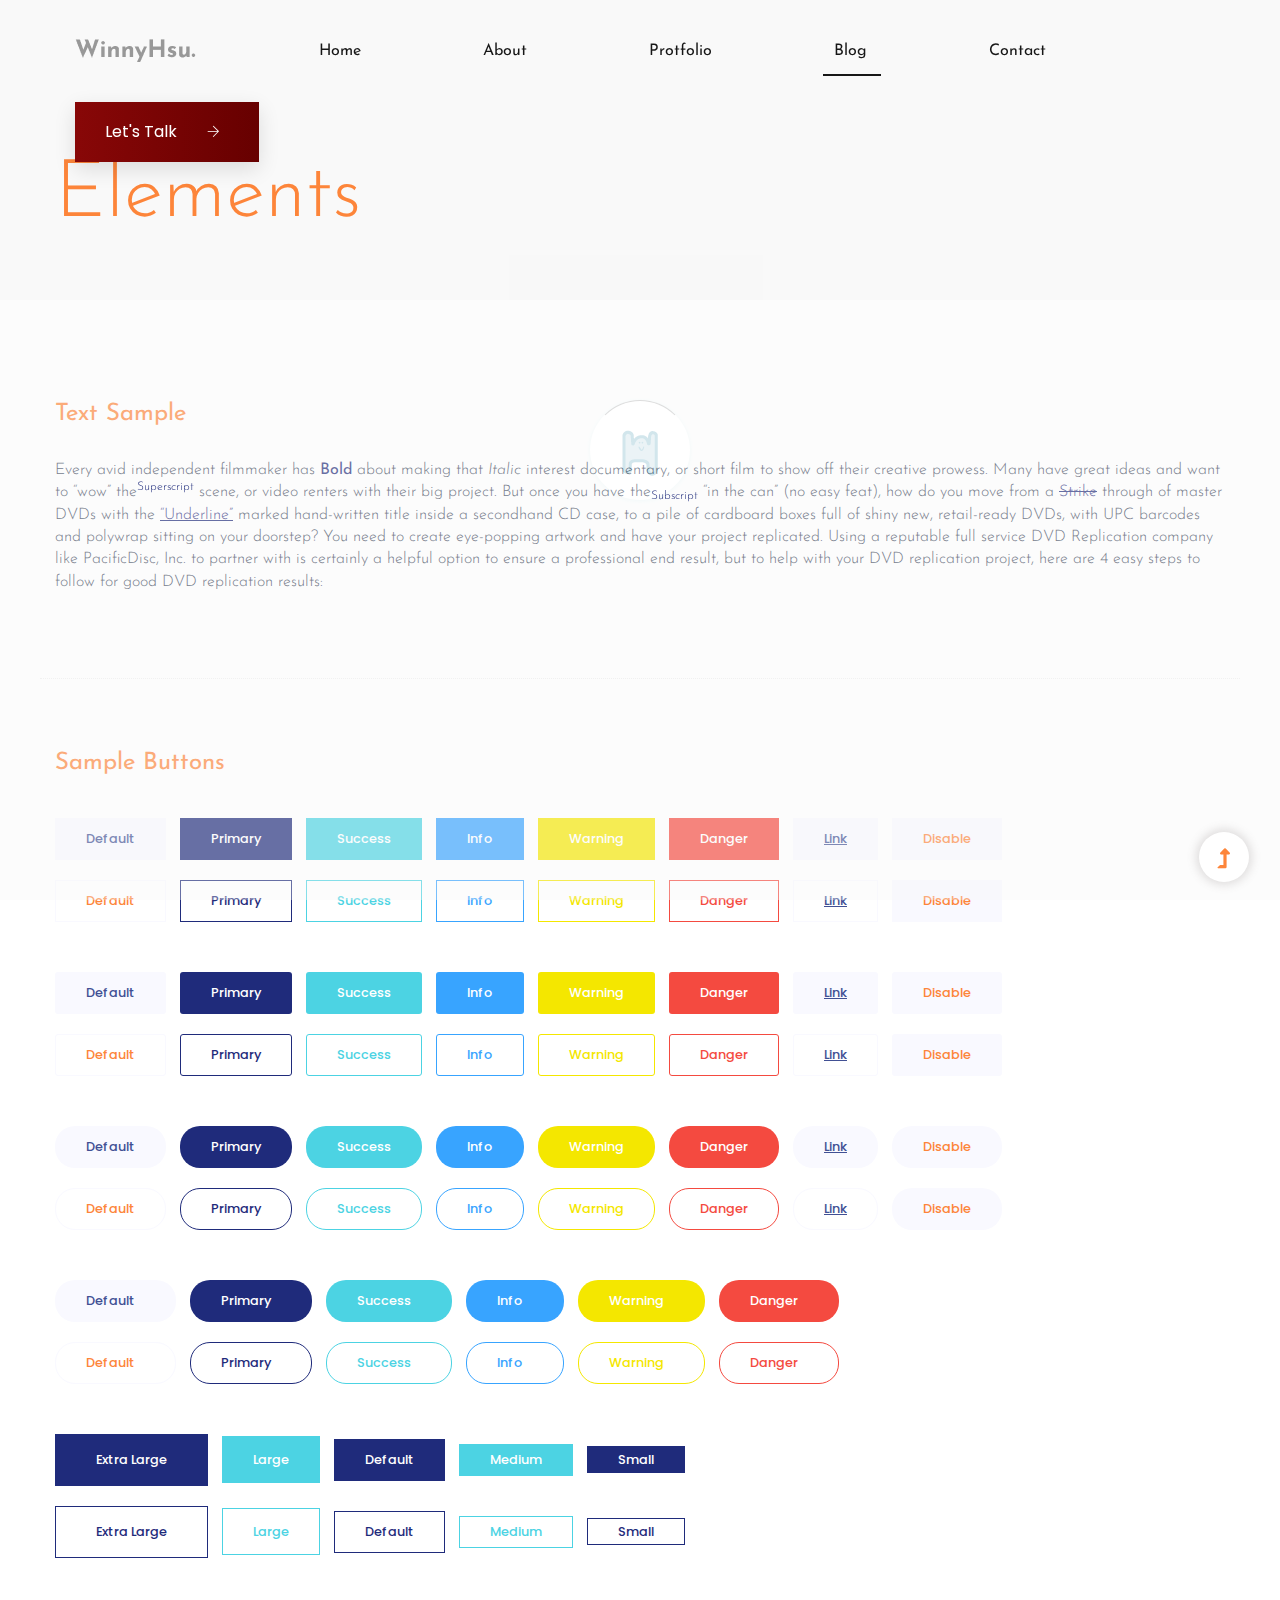
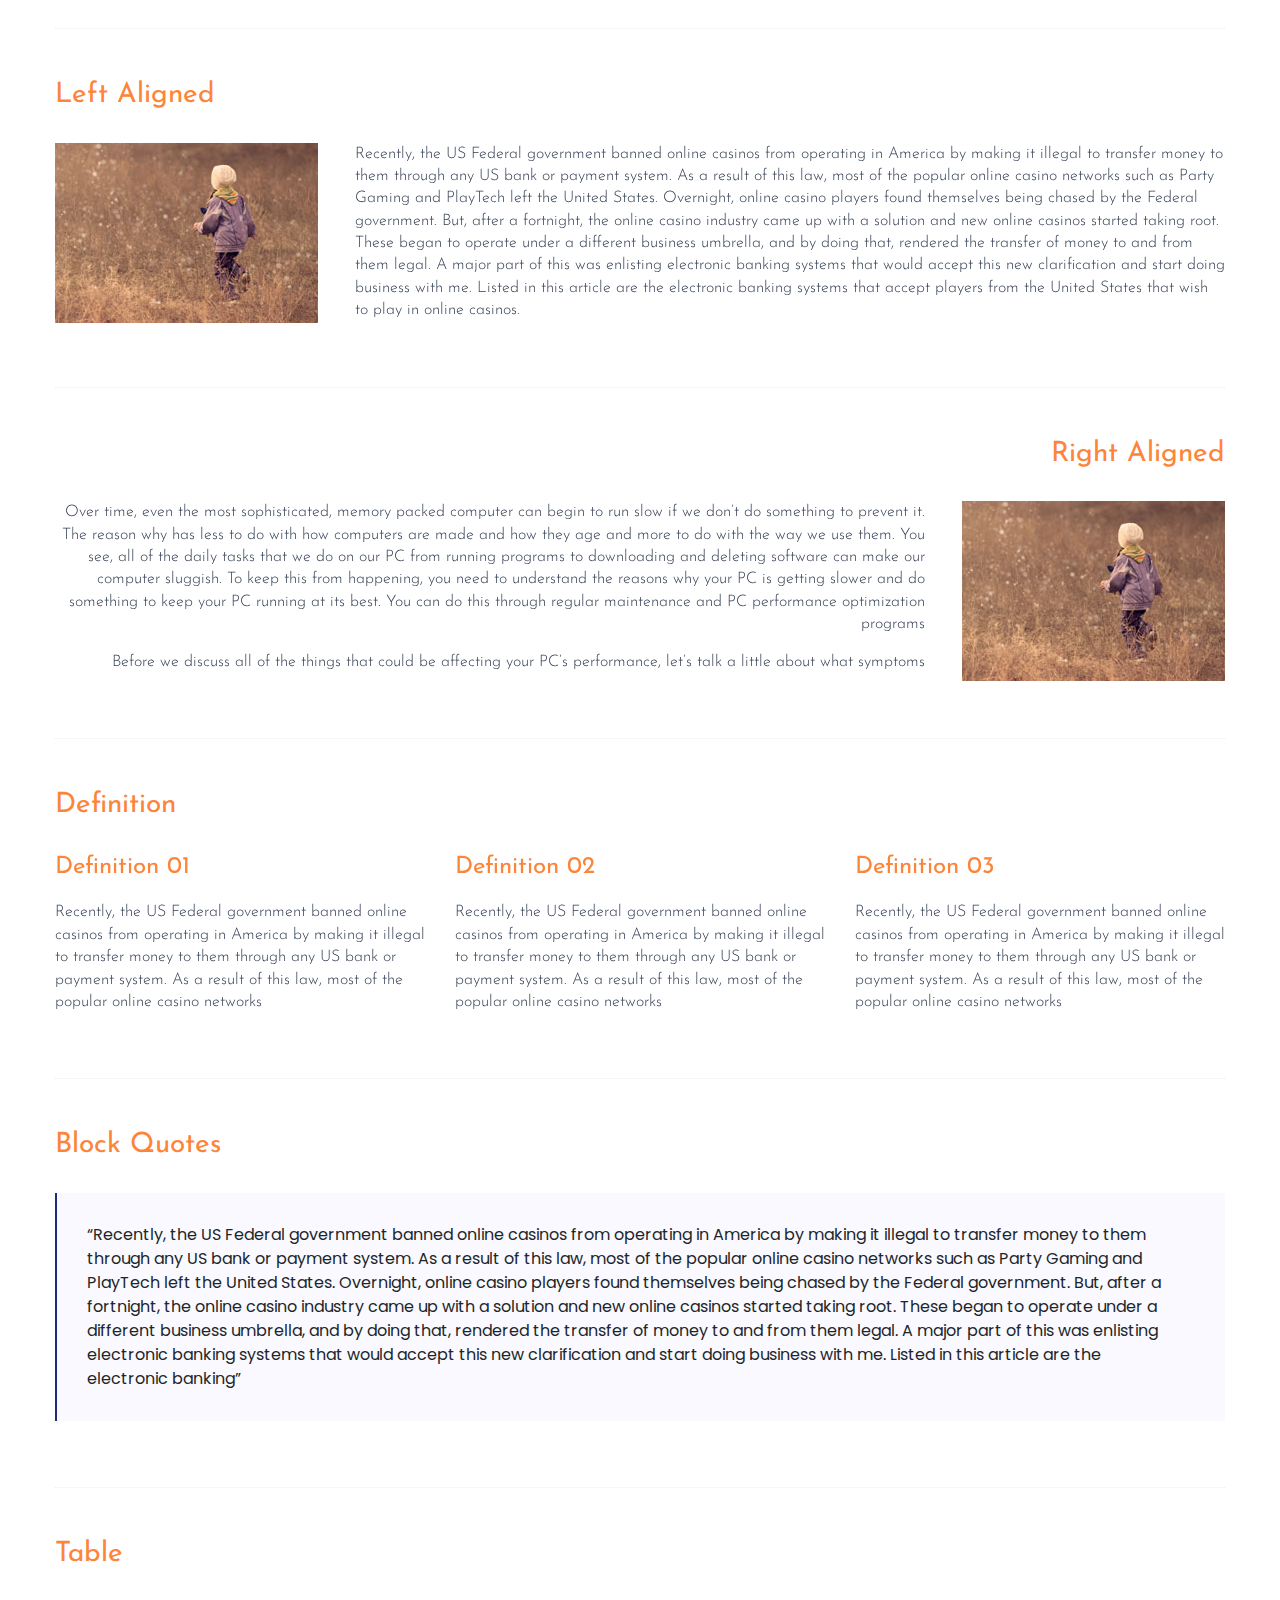
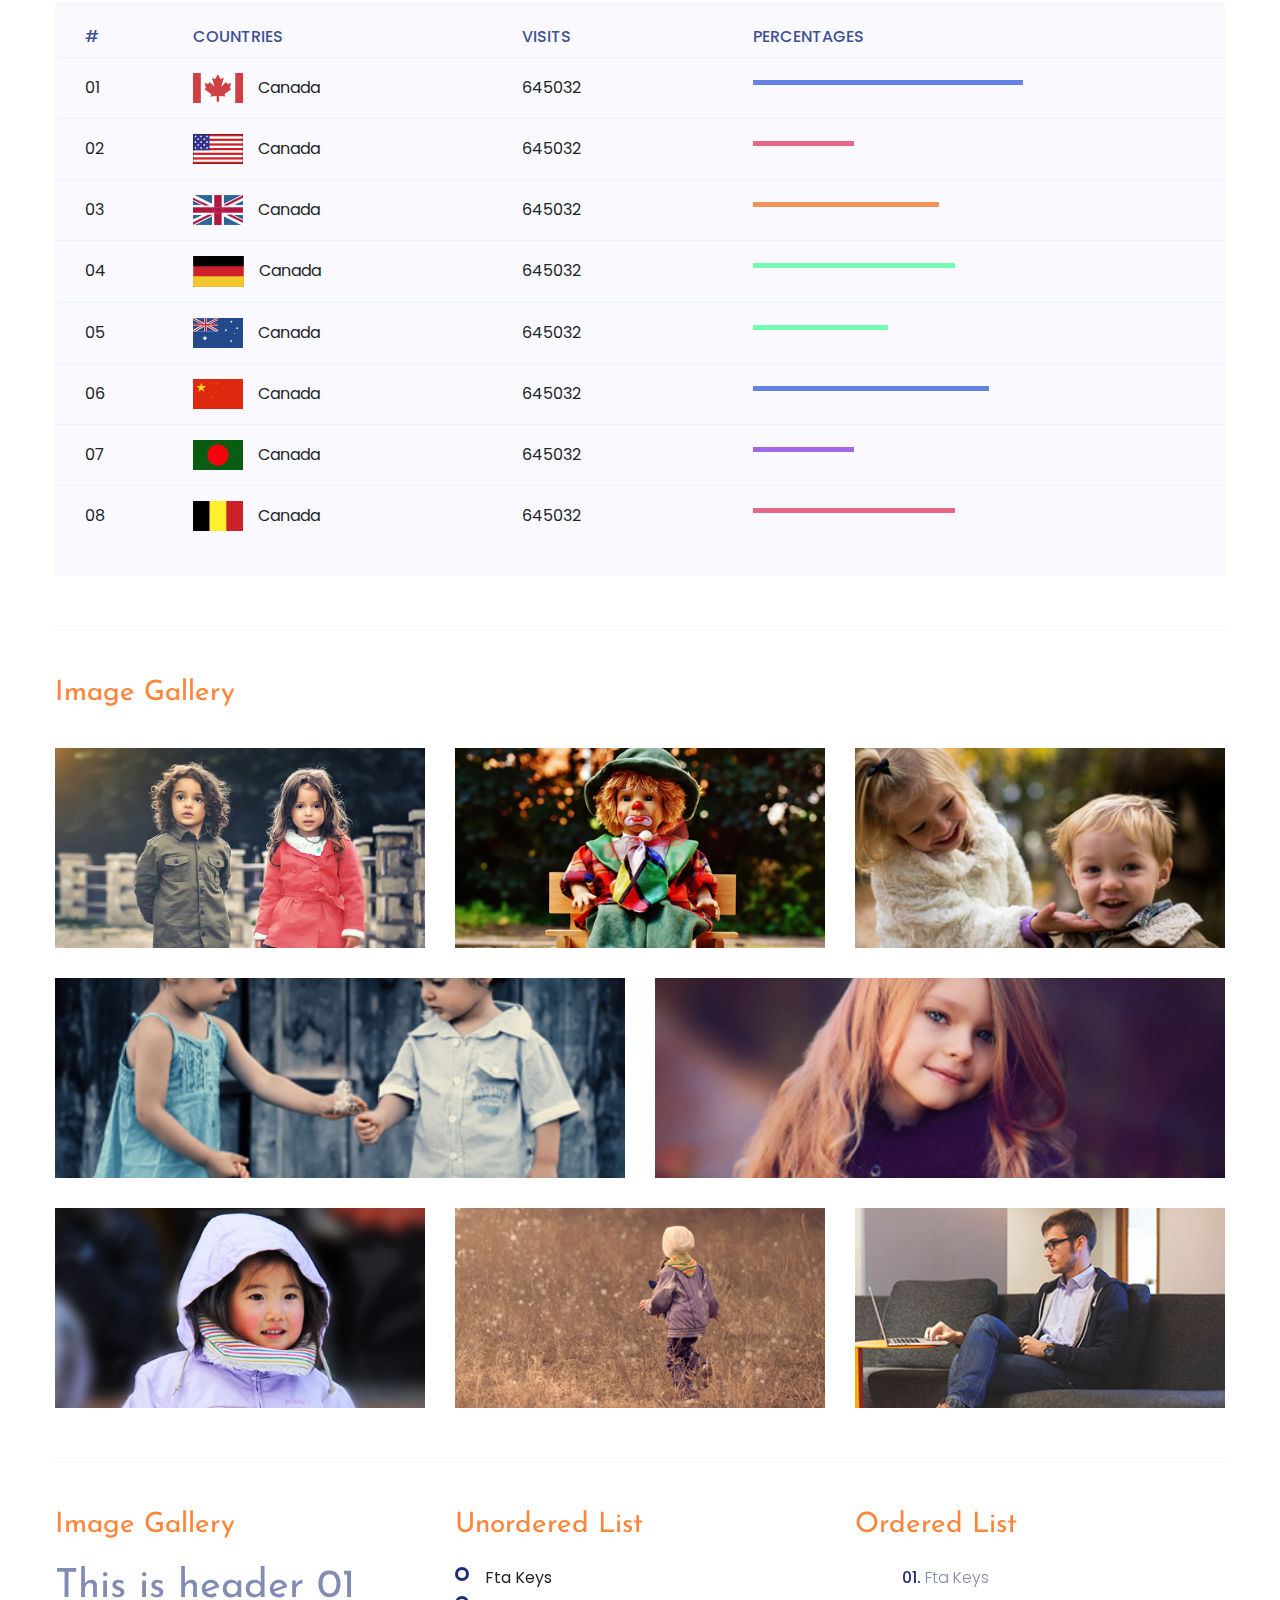
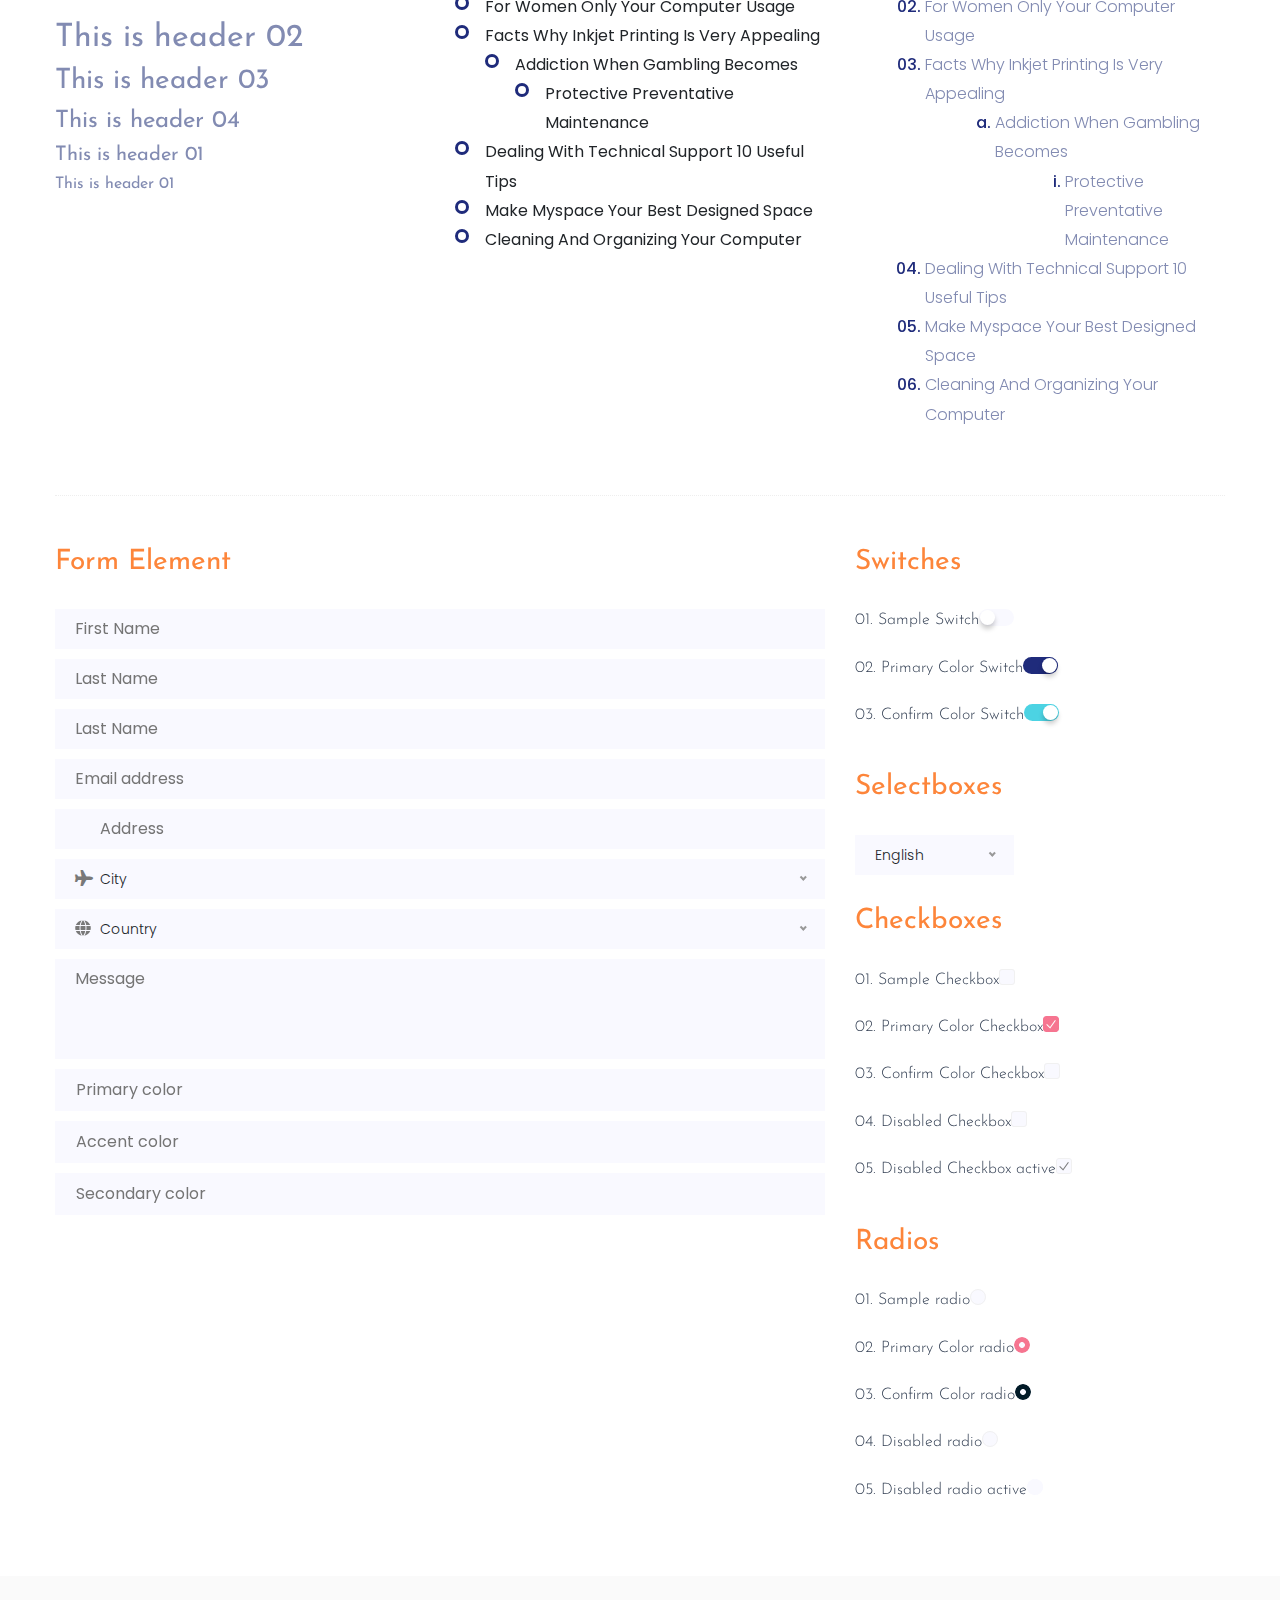
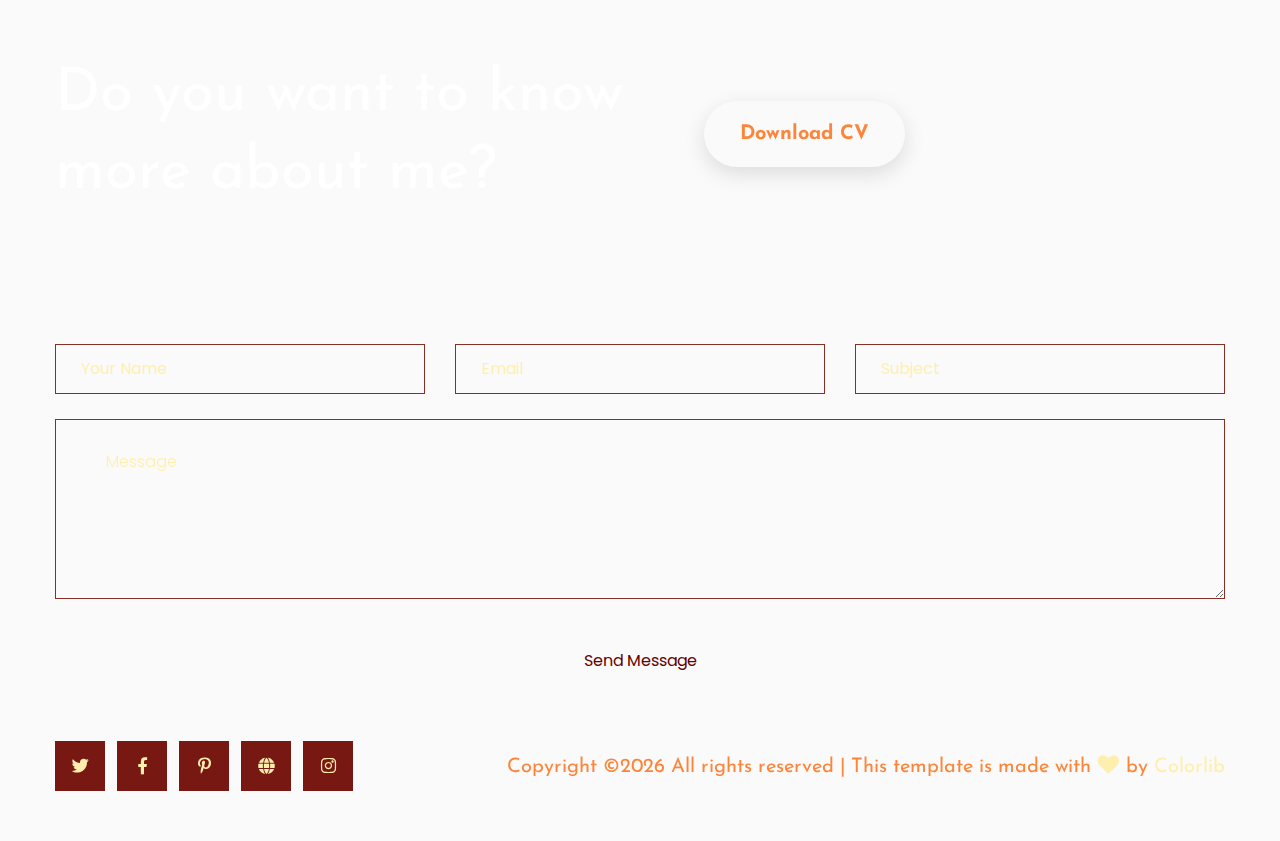
<file: elements.html>
<!doctype html>
<html class="no-js" lang="zxx">
<head>
	<meta charset="utf-8">
	<meta http-equiv="x-ua-compatible" content="ie=edge">
	<title> Personal | Teamplate</title>
	<meta name="description" content="">
	<meta name="viewport" content="width=device-width, initial-scale=1">
	<link rel="shortcut icon" type="image/x-icon" href="assets/img/favicon.ico">

 	<!-- CSS here -->
	<link rel="stylesheet" href="assets/css/bootstrap.min.css">
	<link rel="stylesheet" href="assets/css/owl.carousel.min.css">
	<link rel="stylesheet" href="assets/css/slicknav.css">
	<link rel="stylesheet" href="assets/css/animate.min.css">
	<link rel="stylesheet" href="assets/css/hamburgers.min.css">
	<link rel="stylesheet" href="assets/css/magnific-popup.css">
	<link rel="stylesheet" href="assets/css/fontawesome-all.min.css">
	<link rel="stylesheet" href="assets/css/themify-icons.css">
	<link rel="stylesheet" href="assets/css/slick.css">
	<link rel="stylesheet" href="assets/css/nice-select.css">
	<link rel="stylesheet" href="assets/css/style.css">
</head>
<body>
    <!-- ? Preloader Start -->
    <div id="preloader-active">
        <div class="preloader d-flex align-items-center justify-content-center">
            <div class="preloader-inner position-relative">
                <div class="preloader-circle"></div>
                <div class="preloader-img pere-text">
                    <img src="assets/img/logo/loder.png" alt="">
                </div>
            </div>
        </div>
    </div>
    <!-- Preloader Start -->
    <header>
        <div class="header-area header-transparent">
            <div class="main-header header-sticky">
                <div class="container-fluid">
                    <div class="menu-wrapper d-flex align-items-center justify-content-between">
                        <!-- Logo -->
                        <div class="logo">
                            <a href="index.html"><img src="assets/img/logo/logo.png" alt=""></a>
                        </div>
                        <!-- Main-menu -->
                        <div class="main-menu f-right d-none d-lg-block">
                            <nav>
                                <ul id="navigation">
                                    <li><a href="index.html">Home</a></li>
                                    <li><a href="about.html">About</a></li>
                                    <li><a href="protfolio.html">Protfolio</a></li>
                                    <li class="active"><a href="blog.html">Blog</a>
                                        <ul class="submenu">
                                            <li><a href="blog.html">Blog</a></li>
                                            <li><a href="blog_details.html">Blog Details</a></li>
                                            <li><a href="elements.html">Elements</a></li>
                                        </ul>
                                    </li>
                                    <li><a href="contact.html">Contact</a></li>
                                </ul>
                            </nav>
                        </div>          
                        <!-- Header-btn -->
                        <div class="header-info-right d-none d-lg-block">
                            <a href="#" class="btn header-btn">Let's Talk <i class="ti-arrow-right"></i></a>
                        </div>
                        <!-- Mobile Menu -->
                        <div class="col-12">
                            <div class="mobile_menu d-block d-lg-none"></div>
                        </div>
                    </div>
                </div>
            </div>
        </div>
        <!-- Header End -->
    </header>
    <main>
        <!--? Hero Area Start-->
        <div class="hero-area2 d-flex align-items-center">
            <div class="container">
                <div class="row ">
                    <div class="col-xl-12">
                        <!-- Hero Caption -->
                        <div class="hero-cap pt-100">
                            <h2>Elements</h2>
                        </div>
                    </div>
                </div>
            </div>
        </div>
        <!--Hero Area End-->
		<!--? Start Sample Area -->
		<section class="sample-text-area">
			<div class="container box_1170">
				<h3 class="text-heading">Text Sample</h3>
				<p class="sample-text">
					Every avid independent filmmaker has <b>Bold</b> about making that <i>Italic</i> interest documentary,
					or short
					film to show off their creative prowess. Many have great ideas and want to “wow”
					the<sup>Superscript</sup> scene,
					or video renters with their big project. But once you have the<sub>Subscript</sub> “in the can” (no easy
					feat), how
					do you move from a <del>Strike</del> through of master DVDs with the <u>“Underline”</u> marked
					hand-written title
					inside a secondhand CD case, to a pile of cardboard boxes full of shiny new, retail-ready DVDs, with UPC
					barcodes
					and polywrap sitting on your doorstep? You need to create eye-popping artwork and have your project
					replicated.
					Using a reputable full service DVD Replication company like PacificDisc, Inc. to partner with is
					certainly a
					helpful option to ensure a professional end result, but to help with your DVD replication project, here
					are 4 easy
					steps to follow for good DVD replication results:
	
				</p>
			</div>
		</section>
		<!-- End Sample Area -->
		<!--? Start Button -->
		<section class="button-area">
			<div class="container box_1170 border-top-generic">
				<h3 class="text-heading">Sample Buttons</h3>
				<div class="button-group-area">
					<a href="#" class="genric-btn default">Default</a>
					<a href="#" class="genric-btn primary">Primary</a>
					<a href="#" class="genric-btn success">Success</a>
					<a href="#" class="genric-btn info">Info</a>
					<a href="#" class="genric-btn warning">Warning</a>
					<a href="#" class="genric-btn danger">Danger</a>
					<a href="#" class="genric-btn link">Link</a>
					<a href="#" class="genric-btn disable">Disable</a>
				</div>
				<div class="button-group-area mt-10">
					<a href="#" class="genric-btn default-border">Default</a>
					<a href="#" class="genric-btn primary-border">Primary</a>
					<a href="#" class="genric-btn success-border">Success</a>
					<a href="#" class="genric-btn info-border">Info</a>
					<a href="#" class="genric-btn warning-border">Warning</a>
					<a href="#" class="genric-btn danger-border">Danger</a>
					<a href="#" class="genric-btn link-border">Link</a>
					<a href="#" class="genric-btn disable">Disable</a>
				</div>
				<div class="button-group-area mt-40">
					<a href="#" class="genric-btn default radius">Default</a>
					<a href="#" class="genric-btn primary radius">Primary</a>
					<a href="#" class="genric-btn success radius">Success</a>
					<a href="#" class="genric-btn info radius">Info</a>
					<a href="#" class="genric-btn warning radius">Warning</a>
					<a href="#" class="genric-btn danger radius">Danger</a>
					<a href="#" class="genric-btn link radius">Link</a>
					<a href="#" class="genric-btn disable radius">Disable</a>
				</div>
				<div class="button-group-area mt-10">
					<a href="#" class="genric-btn default-border radius">Default</a>
					<a href="#" class="genric-btn primary-border radius">Primary</a>
					<a href="#" class="genric-btn success-border radius">Success</a>
					<a href="#" class="genric-btn info-border radius">Info</a>
					<a href="#" class="genric-btn warning-border radius">Warning</a>
					<a href="#" class="genric-btn danger-border radius">Danger</a>
					<a href="#" class="genric-btn link-border radius">Link</a>
					<a href="#" class="genric-btn disable radius">Disable</a>
				</div>
				<div class="button-group-area mt-40">
					<a href="#" class="genric-btn default circle">Default</a>
					<a href="#" class="genric-btn primary circle">Primary</a>
					<a href="#" class="genric-btn success circle">Success</a>
					<a href="#" class="genric-btn info circle">Info</a>
					<a href="#" class="genric-btn warning circle">Warning</a>
					<a href="#" class="genric-btn danger circle">Danger</a>
					<a href="#" class="genric-btn link circle">Link</a>
					<a href="#" class="genric-btn disable circle">Disable</a>
				</div>
				<div class="button-group-area mt-10">
					<a href="#" class="genric-btn default-border circle">Default</a>
					<a href="#" class="genric-btn primary-border circle">Primary</a>
					<a href="#" class="genric-btn success-border circle">Success</a>
					<a href="#" class="genric-btn info-border circle">Info</a>
					<a href="#" class="genric-btn warning-border circle">Warning</a>
					<a href="#" class="genric-btn danger-border circle">Danger</a>
					<a href="#" class="genric-btn link-border circle">Link</a>
					<a href="#" class="genric-btn disable circle">Disable</a>
				</div>
				<div class="button-group-area mt-40">
					<a href="#" class="genric-btn default circle arrow">Default<span class="lnr lnr-arrow-right"></span></a>
					<a href="#" class="genric-btn primary circle arrow">Primary<span class="lnr lnr-arrow-right"></span></a>
					<a href="#" class="genric-btn success circle arrow">Success<span class="lnr lnr-arrow-right"></span></a>
					<a href="#" class="genric-btn info circle arrow">Info<span class="lnr lnr-arrow-right"></span></a>
					<a href="#" class="genric-btn warning circle arrow">Warning<span class="lnr lnr-arrow-right"></span></a>
					<a href="#" class="genric-btn danger circle arrow">Danger<span class="lnr lnr-arrow-right"></span></a>
				</div>
				<div class="button-group-area mt-10">
					<a href="#" class="genric-btn default-border circle arrow">Default<span
							class="lnr lnr-arrow-right"></span></a>
					<a href="#" class="genric-btn primary-border circle arrow">Primary<span
							class="lnr lnr-arrow-right"></span></a>
					<a href="#" class="genric-btn success-border circle arrow">Success<span
							class="lnr lnr-arrow-right"></span></a>
					<a href="#" class="genric-btn info-border circle arrow">Info<span
							class="lnr lnr-arrow-right"></span></a>
					<a href="#" class="genric-btn warning-border circle arrow">Warning<span
							class="lnr lnr-arrow-right"></span></a>
					<a href="#" class="genric-btn danger-border circle arrow">Danger<span
							class="lnr lnr-arrow-right"></span></a>
				</div>
				<div class="button-group-area mt-40">
					<a href="#" class="genric-btn primary e-large">Extra Large</a>
					<a href="#" class="genric-btn success large">Large</a>
					<a href="#" class="genric-btn primary">Default</a>
					<a href="#" class="genric-btn success medium">Medium</a>
					<a href="#" class="genric-btn primary small">Small</a>
				</div>
				<div class="button-group-area mt-10">
					<a href="#" class="genric-btn primary-border e-large">Extra Large</a>
					<a href="#" class="genric-btn success-border large">Large</a>
					<a href="#" class="genric-btn primary-border">Default</a>
					<a href="#" class="genric-btn success-border medium">Medium</a>
					<a href="#" class="genric-btn primary-border small">Small</a>
				</div>
			</div>
		</section>
		<!-- End Button -->
		<!--? Start Align Area -->
		<div class="whole-wrap">
			<div class="container box_1170">
				<div class="section-top-border">
					<h3 class="mb-30">Left Aligned</h3>
					<div class="row">
						<div class="col-md-3">
							<img src="assets/img/elements/d.jpg" alt="" class="img-fluid">
						</div>
						<div class="col-md-9 mt-sm-20">
							<p>Recently, the US Federal government banned online casinos from operating in America by making
								it illegal to
								transfer money to them through any US bank or payment system. As a result of this law, most
								of the popular
								online casino networks such as Party Gaming and PlayTech left the United States. Overnight,
								online casino
								players found themselves being chased by the Federal government. But, after a fortnight, the
								online casino
								industry came up with a solution and new online casinos started taking root. These began to
								operate under a
								different business umbrella, and by doing that, rendered the transfer of money to and from
								them legal. A major
								part of this was enlisting electronic banking systems that would accept this new
								clarification and start doing
								business with me. Listed in this article are the electronic banking systems that accept
								players from the United
								States that wish to play in online casinos.</p>
						</div>
					</div>
				</div>
				<div class="section-top-border text-right">
					<h3 class="mb-30">Right Aligned</h3>
					<div class="row">
						<div class="col-md-9">
							<p class="text-right">Over time, even the most sophisticated, memory packed computer can begin
								to run slow if we
								don’t do something to prevent it. The reason why has less to do with how computers are made
								and how they age and
								more to do with the way we use them. You see, all of the daily tasks that we do on our PC
								from running programs
								to downloading and deleting software can make our computer sluggish. To keep this from
								happening, you need to
								understand the reasons why your PC is getting slower and do something to keep your PC
								running at its best. You
								can do this through regular maintenance and PC performance optimization programs</p>
							<p class="text-right">Before we discuss all of the things that could be affecting your PC’s
								performance, let’s
								talk a little about what symptoms</p>
						</div>
						<div class="col-md-3">
							<img src="assets/img/elements/d.jpg" alt="" class="img-fluid">
						</div>
					</div>
				</div>
				<div class="section-top-border">
					<h3 class="mb-30">Definition</h3>
					<div class="row">
						<div class="col-md-4">
							<div class="single-defination">
								<h4 class="mb-20">Definition 01</h4>
								<p>Recently, the US Federal government banned online casinos from operating in America by
									making it illegal to
									transfer money to them through any US bank or payment system. As a result of this law,
									most of the popular
									online casino networks</p>
							</div>
						</div>
						<div class="col-md-4">
							<div class="single-defination">
								<h4 class="mb-20">Definition 02</h4>
								<p>Recently, the US Federal government banned online casinos from operating in America by
									making it illegal to
									transfer money to them through any US bank or payment system. As a result of this law,
									most of the popular
									online casino networks</p>
							</div>
						</div>
						<div class="col-md-4">
							<div class="single-defination">
								<h4 class="mb-20">Definition 03</h4>
								<p>Recently, the US Federal government banned online casinos from operating in America by
									making it illegal to
									transfer money to them through any US bank or payment system. As a result of this law,
									most of the popular
									online casino networks</p>
							</div>
						</div>
					</div>
				</div>
				<div class="section-top-border">
					<h3 class="mb-30">Block Quotes</h3>
					<div class="row">
						<div class="col-lg-12">
							<blockquote class="generic-blockquote">
								“Recently, the US Federal government banned online casinos from operating in America by
								making it illegal to
								transfer money to them through any US bank or payment system. As a result of this law, most
								of the popular
								online casino networks such as Party Gaming and PlayTech left the United States. Overnight,
								online casino
								players found themselves being chased by the Federal government. But, after a fortnight, the
								online casino
								industry came up with a solution and new online casinos started taking root. These began to
								operate under a
								different business umbrella, and by doing that, rendered the transfer of money to and from
								them legal. A major
								part of this was enlisting electronic banking systems that would accept this new
								clarification and start doing
								business with me. Listed in this article are the electronic banking”
							</blockquote>
						</div>
					</div>
				</div>
				<div class="section-top-border">
					<h3 class="mb-30">Table</h3>
					<div class="progress-table-wrap">
						<div class="progress-table">
							<div class="table-head">
								<div class="serial">#</div>
								<div class="country">Countries</div>
								<div class="visit">Visits</div>
								<div class="percentage">Percentages</div>
							</div>
							<div class="table-row">
								<div class="serial">01</div>
								<div class="country"> <img src="assets/img/elements/f1.jpg" alt="flag">Canada</div>
								<div class="visit">645032</div>
								<div class="percentage">
									<div class="progress">
										<div class="progress-bar color-1" role="progressbar" style="width: 80%"
											aria-valuenow="80" aria-valuemin="0" aria-valuemax="100"></div>
									</div>
								</div>
							</div>
							<div class="table-row">
								<div class="serial">02</div>
								<div class="country"> <img src="assets/img/elements/f2.jpg" alt="flag">Canada</div>
								<div class="visit">645032</div>
								<div class="percentage">
									<div class="progress">
										<div class="progress-bar color-2" role="progressbar" style="width: 30%"
											aria-valuenow="30" aria-valuemin="0" aria-valuemax="100"></div>
									</div>
								</div>
							</div>
							<div class="table-row">
								<div class="serial">03</div>
								<div class="country"> <img src="assets/img/elements/f3.jpg" alt="flag">Canada</div>
								<div class="visit">645032</div>
								<div class="percentage">
									<div class="progress">
										<div class="progress-bar color-3" role="progressbar" style="width: 55%"
											aria-valuenow="55" aria-valuemin="0" aria-valuemax="100"></div>
									</div>
								</div>
							</div>
							<div class="table-row">
								<div class="serial">04</div>
								<div class="country"> <img src="assets/img/elements/f4.jpg" alt="flag">Canada</div>
								<div class="visit">645032</div>
								<div class="percentage">
									<div class="progress">
										<div class="progress-bar color-4" role="progressbar" style="width: 60%"
											aria-valuenow="60" aria-valuemin="0" aria-valuemax="100"></div>
									</div>
								</div>
							</div>
							<div class="table-row">
								<div class="serial">05</div>
								<div class="country"> <img src="assets/img/elements/f5.jpg" alt="flag">Canada</div>
								<div class="visit">645032</div>
								<div class="percentage">
									<div class="progress">
										<div class="progress-bar color-5" role="progressbar" style="width: 40%"
											aria-valuenow="40" aria-valuemin="0" aria-valuemax="100"></div>
									</div>
								</div>
							</div>
							<div class="table-row">
								<div class="serial">06</div>
								<div class="country"> <img src="assets/img/elements/f6.jpg" alt="flag">Canada</div>
								<div class="visit">645032</div>
								<div class="percentage">
									<div class="progress">
										<div class="progress-bar color-6" role="progressbar" style="width: 70%"
											aria-valuenow="70" aria-valuemin="0" aria-valuemax="100"></div>
									</div>
								</div>
							</div>
							<div class="table-row">
								<div class="serial">07</div>
								<div class="country"> <img src="assets/img/elements/f7.jpg" alt="flag">Canada</div>
								<div class="visit">645032</div>
								<div class="percentage">
									<div class="progress">
										<div class="progress-bar color-7" role="progressbar" style="width: 30%"
											aria-valuenow="30" aria-valuemin="0" aria-valuemax="100"></div>
									</div>
								</div>
							</div>
							<div class="table-row">
								<div class="serial">08</div>
								<div class="country"> <img src="assets/img/elements/f8.jpg" alt="flag">Canada</div>
								<div class="visit">645032</div>
								<div class="percentage">
									<div class="progress">
										<div class="progress-bar color-8" role="progressbar" style="width: 60%"
											aria-valuenow="60" aria-valuemin="0" aria-valuemax="100"></div>
									</div>
								</div>
							</div>
						</div>
					</div>
				</div>
				<div class="section-top-border">
					<h3>Image Gallery</h3>
					<div class="row gallery-item">
						<div class="col-md-4">
							<a href="assets/img/elements/g1.jpg" class="img-pop-up">
								<div class="single-gallery-image" style="background: url(assets/img/elements/g1.jpg);"></div>
							</a>
						</div>
						<div class="col-md-4">
							<a href="assets/img/elements/g2.jpg" class="img-pop-up">
								<div class="single-gallery-image" style="background: url(assets/img/elements/g2.jpg);"></div>
							</a>
						</div>
						<div class="col-md-4">
							<a href="assets/img/elements/g3.jpg" class="img-pop-up">
								<div class="single-gallery-image" style="background: url(assets/img/elements/g3.jpg);"></div>
							</a>
						</div>
						<div class="col-md-6">
							<a href="assets/img/elements/g4.jpg" class="img-pop-up">
								<div class="single-gallery-image" style="background: url(assets/img/elements/g4.jpg);"></div>
							</a>
						</div>
						<div class="col-md-6">
							<a href="assets/img/elements/g5.jpg" class="img-pop-up">
								<div class="single-gallery-image" style="background: url(assets/img/elements/g5.jpg);"></div>
							</a>
						</div>
						<div class="col-md-4">
							<a href="assets/img/elements/g6.jpg" class="img-pop-up">
								<div class="single-gallery-image" style="background: url(assets/img/elements/g6.jpg);"></div>
							</a>
						</div>
						<div class="col-md-4">
							<a href="assets/img/elements/g7.jpg" class="img-pop-up">
								<div class="single-gallery-image" style="background: url(assets/img/elements/g7.jpg);"></div>
							</a>
						</div>
						<div class="col-md-4">
							<a href="assets/img/elements/g8.jpg" class="img-pop-up">
								<div class="single-gallery-image" style="background: url(assets/img/elements/g8.jpg);"></div>
							</a>
						</div>
					</div>
				</div>
				<div class="section-top-border">
					<div class="row">
						<div class="col-md-4">
							<h3 class="mb-20">Image Gallery</h3>
							<div class="typography">
								<h1>This is header 01</h1>
								<h2>This is header 02</h2>
								<h3>This is header 03</h3>
								<h4>This is header 04</h4>
								<h5>This is header 01</h5>
								<h6>This is header 01</h6>
							</div>
						</div>
						<div class="col-md-4 mt-sm-30">
							<h3 class="mb-20">Unordered List</h3>
							<div class="">
								<ul class="unordered-list">
									<li>Fta Keys</li>
									<li>For Women Only Your Computer Usage</li>
									<li>Facts Why Inkjet Printing Is Very Appealing
										<ul>
											<li>Addiction When Gambling Becomes
												<ul>
													<li>Protective Preventative Maintenance</li>
												</ul>
											</li>
										</ul>
									</li>
									<li>Dealing With Technical Support 10 Useful Tips</li>
									<li>Make Myspace Your Best Designed Space</li>
									<li>Cleaning And Organizing Your Computer</li>
								</ul>
							</div>
						</div>
						<div class="col-md-4 mt-sm-30">
							<h3 class="mb-20">Ordered List</h3>
							<div class="">
								<ol class="ordered-list">
									<li><span>Fta Keys</span></li>
									<li><span>For Women Only Your Computer Usage</span></li>
									<li><span>Facts Why Inkjet Printing Is Very Appealing</span>
										<ol class="ordered-list-alpha">
											<li><span>Addiction When Gambling Becomes</span>
												<ol class="ordered-list-roman">
													<li><span>Protective Preventative Maintenance</span></li>
												</ol>
											</li>
										</ol>
									</li>
									<li><span>Dealing With Technical Support 10 Useful Tips</span></li>
									<li><span>Make Myspace Your Best Designed Space</span></li>
									<li><span>Cleaning And Organizing Your Computer</span></li>
								</ol>
							</div>
						</div>
					</div>
				</div>
				<div class="section-top-border">
					<div class="row">
						<div class="col-lg-8 col-md-8">
							<h3 class="mb-30">Form Element</h3>
							<form action="#">
								<div class="mt-10">
									<input type="text" name="first_name" placeholder="First Name"
										onfocus="this.placeholder = ''" onblur="this.placeholder = 'First Name'" required
										class="single-input">
								</div>
								<div class="mt-10">
									<input type="text" name="last_name" placeholder="Last Name"
										onfocus="this.placeholder = ''" onblur="this.placeholder = 'Last Name'" required
										class="single-input">
								</div>
								<div class="mt-10">
									<input type="text" name="last_name" placeholder="Last Name"
										onfocus="this.placeholder = ''" onblur="this.placeholder = 'Last Name'" required
										class="single-input">
								</div>
								<div class="mt-10">
									<input type="email" name="EMAIL" placeholder="Email address"
										onfocus="this.placeholder = ''" onblur="this.placeholder = 'Email address'" required
										class="single-input">
								</div>
								<div class="input-group-icon mt-10">
									<div class="icon"><i class="fa fa-thumb-tack" aria-hidden="true"></i></div>
									<input type="text" name="address" placeholder="Address" onfocus="this.placeholder = ''"
										onblur="this.placeholder = 'Address'" required class="single-input">
								</div>
								<div class="input-group-icon mt-10">
									<div class="icon"><i class="fa fa-plane" aria-hidden="true"></i></div>
									<div class="form-select" id="default-select"">
												<select>
													<option value=" 1">City</option>
										<option value="1">Dhaka</option>
										<option value="1">Dilli</option>
										<option value="1">Newyork</option>
										<option value="1">Islamabad</option>
										</select>
									</div>
								</div>
								<div class="input-group-icon mt-10">
									<div class="icon"><i class="fa fa-globe" aria-hidden="true"></i></div>
									<div class="form-select" id="default-select"">
												<select>
													<option value=" 1">Country</option>
										<option value="1">Bangladesh</option>
										<option value="1">India</option>
										<option value="1">England</option>
										<option value="1">Srilanka</option>
										</select>
									</div>
								</div>
	
								<div class="mt-10">
									<textarea class="single-textarea" placeholder="Message" onfocus="this.placeholder = ''"
										onblur="this.placeholder = 'Message'" required></textarea>
								</div>
								<div class="mt-10">
									<input type="text" name="first_name" placeholder="Primary color"
										onfocus="this.placeholder = ''" onblur="this.placeholder = 'Primary color'" required
										class="single-input-primary">
								</div>
								<div class="mt-10">
									<input type="text" name="first_name" placeholder="Accent color"
										onfocus="this.placeholder = ''" onblur="this.placeholder = 'Accent color'" required
										class="single-input-accent">
								</div>
								<div class="mt-10">
									<input type="text" name="first_name" placeholder="Secondary color"
										onfocus="this.placeholder = ''" onblur="this.placeholder = 'Secondary color'"
										required class="single-input-secondary">
								</div>
							</form>
						</div>
						<div class="col-lg-3 col-md-4 mt-sm-30">
							<div class="single-element-widget">
								<h3 class="mb-30">Switches</h3>
								<div class="switch-wrap d-flex justify-content-between">
									<p>01. Sample Switch</p>
									<div class="primary-switch">
										<input type="checkbox" id="default-switch">
										<label for="default-switch"></label>
									</div>
								</div>
								<div class="switch-wrap d-flex justify-content-between">
									<p>02. Primary Color Switch</p>
									<div class="primary-switch">
										<input type="checkbox" id="primary-switch" checked>
										<label for="primary-switch"></label>
									</div>
								</div>
								<div class="switch-wrap d-flex justify-content-between">
									<p>03. Confirm Color Switch</p>
									<div class="confirm-switch">
										<input type="checkbox" id="confirm-switch" checked>
										<label for="confirm-switch"></label>
									</div>
								</div>
							</div>
							<div class="single-element-widget mt-30">
								<h3 class="mb-30">Selectboxes</h3>
								<div class="default-select" id="default-select"">
											<select>
												<option value=" 1">English</option>
									<option value="1">Spanish</option>
									<option value="1">Arabic</option>
									<option value="1">Portuguise</option>
									<option value="1">Bengali</option>
									</select>
								</div>
							</div>
							<div class="single-element-widget mt-30">
								<h3 class="mb-30">Checkboxes</h3>
								<div class="switch-wrap d-flex justify-content-between">
									<p>01. Sample Checkbox</p>
									<div class="primary-checkbox">
										<input type="checkbox" id="default-checkbox">
										<label for="default-checkbox"></label>
									</div>
								</div>
								<div class="switch-wrap d-flex justify-content-between">
									<p>02. Primary Color Checkbox</p>
									<div class="primary-checkbox">
										<input type="checkbox" id="primary-checkbox" checked>
										<label for="primary-checkbox"></label>
									</div>
								</div>
								<div class="switch-wrap d-flex justify-content-between">
									<p>03. Confirm Color Checkbox</p>
									<div class="confirm-checkbox">
										<input type="checkbox" id="confirm-checkbox">
										<label for="confirm-checkbox"></label>
									</div>
								</div>
								<div class="switch-wrap d-flex justify-content-between">
									<p>04. Disabled Checkbox</p>
									<div class="disabled-checkbox">
										<input type="checkbox" id="disabled-checkbox" disabled>
										<label for="disabled-checkbox"></label>
									</div>
								</div>
								<div class="switch-wrap d-flex justify-content-between">
									<p>05. Disabled Checkbox active</p>
									<div class="disabled-checkbox">
										<input type="checkbox" id="disabled-checkbox-active" checked disabled>
										<label for="disabled-checkbox-active"></label>
									</div>
								</div>
							</div>
							<div class="single-element-widget mt-30">
								<h3 class="mb-30">Radios</h3>
								<div class="switch-wrap d-flex justify-content-between">
									<p>01. Sample radio</p>
									<div class="primary-radio">
										<input type="checkbox" id="default-radio">
										<label for="default-radio"></label>
									</div>
								</div>
								<div class="switch-wrap d-flex justify-content-between">
									<p>02. Primary Color radio</p>
									<div class="primary-radio">
										<input type="checkbox" id="primary-radio" checked>
										<label for="primary-radio"></label>
									</div>
								</div>
								<div class="switch-wrap d-flex justify-content-between">
									<p>03. Confirm Color radio</p>
									<div class="confirm-radio">
										<input type="checkbox" id="confirm-radio" checked>
										<label for="confirm-radio"></label>
									</div>
								</div>
								<div class="switch-wrap d-flex justify-content-between">
									<p>04. Disabled radio</p>
									<div class="disabled-radio">
										<input type="checkbox" id="disabled-radio" disabled>
										<label for="disabled-radio"></label>
									</div>
								</div>
								<div class="switch-wrap d-flex justify-content-between">
									<p>05. Disabled radio active</p>
									<div class="disabled-radio">
										<input type="checkbox" id="disabled-radio-active" checked disabled>
										<label for="disabled-radio-active"></label>
									</div>
								</div>
							</div>
						</div>
					</div>
				</div>
			</div>
		</div>
		<!-- End Align Area -->
	</main>
    <footer>
        <div class="footer-wrappr">
            <div class="footer-top">
                <!-- Want To work -->
                <section class="wantToWork-area ">
                    <div class="container">
                        <div class="wants-wrapper w-padding2">
                            <div class="row align-items-center justify-content-between">
                                <div class="col-xl-7 col-lg-9 col-md-8">
                                    <div class="wantToWork-caption wantToWork-caption2">
                                        <h2>Do you want to know more about me?</h2>
                                    </div>
                                </div>
                                <div class="col-xl-2 col-lg-3 col-md-4">
                                    <a href="#" class="btn white-btn f-right sm-left">Download CV</a>
                                </div>
                            </div>
                        </div>
                    </div>
                </section>
                <!-- Want To work End -->
                <div class="container">
                    <div class="row">
                        <div class="col-lg-12">
                            <!-- contact-form -->
                            <div class="form-wrapper">
                                <div class="row ">
                                    <div class="col-xl-12">
                                        <div class="small-tittle mb-30">
                                            <h4>Contact Me</h4>
                                        </div>
                                    </div>
                                </div>
                                <form id="contact-form" action="#" method="POST">
                                    <div class="row">
                                        <div class="col-lg-4 col-md-6">
                                            <div class="form-box user-icon mb-25">
                                                <input type="text" name="name" placeholder="Your name">
                                            </div>
                                        </div>
                                        <div class="col-lg-4 col-md-6">
                                            <div class="form-box email-icon mb-25">
                                                <input type="text" name="email" placeholder="Email">
                                            </div>
                                        </div>
                                        <div class="col-lg-4 col-md-6">
                                            <div class="form-box email-icon mb-25">
                                                <input type="text" name="email" placeholder="Subject">
                                            </div>
                                        </div>
                                        <div class="col-lg-12">
                                            <div class="form-box message-icon mb-25">
                                                <textarea name="message" id="message" placeholder="Message"></textarea>
                                            </div>
                                            <div class="submit-info">
                                                <button class="submit-btn2" type="submit">Send Message</button>
                                            </div>
                                        </div>
                                    </div>
                                </form> 
                            </div>
                        </div>
                    </div>
                </div>
            </div>
            <!-- footer-bottom area -->
            <div class="footer-bottom-area">
                <div class="container">
                    <div class="footer-border">
                        <div class="row align-items-center">
                            <div class="col-xl-4 col-lg-4">
                                <div class="footer-social">
                                    <a href="#"><i class="fab fa-twitter"></i></a>
                                    <a href="https://bit.ly/sai4ull"><i class="fab fa-facebook-f"></i></a>
                                    <a href="#"><i class="fab fa-pinterest-p"></i></a>
                                    <a href="#"><i class="fas fa-globe"></i></a>
                                    <a href="#"><i class="fab fa-instagram"></i></a>
                                </div>
                            </div>
                            <div class="col-xl-8 col-lg-8">
                                <div class="footer-copy-right f-right">
                                    <p><!-- Link back to Colorlib can't be removed. Template is licensed under CC BY 3.0. -->
  Copyright &copy;<script>document.write(new Date().getFullYear());</script> All rights reserved | This template is made with <i class="fa fa-heart" aria-hidden="true"></i> by <a href="https://colorlib.com" target="_blank">Colorlib</a>
  <!-- Link back to Colorlib can't be removed. Template is licensed under CC BY 3.0. --></p>
                                </div>
                            </div>
                        </div>
                    </div>
                </div>
            </div>
        </div>
    </footer>
    <!-- Scroll Up -->
    <div id="back-top" >
        <a title="Go to Top" href="#"> <i class="fas fa-level-up-alt"></i></a>
	</div>

	<!-- JS here -->

	<script src="./assets/js/vendor/modernizr-3.5.0.min.js"></script>
	<!-- Jquery, Popper, Bootstrap -->
	<script src="./assets/js/vendor/jquery-1.12.4.min.js"></script>
	<script src="./assets/js/popper.min.js"></script>
	<script src="./assets/js/bootstrap.min.js"></script>
	<!-- Jquery Mobile Menu -->
	<script src="./assets/js/jquery.slicknav.min.js"></script>

	<!-- Jquery Slick , Owl-Carousel Plugins -->
	<script src="./assets/js/owl.carousel.min.js"></script>
	<script src="./assets/js/slick.min.js"></script>
	<!-- One Page, Animated-HeadLin -->
	<script src="./assets/js/wow.min.js"></script>
	<script src="./assets/js/animated.headline.js"></script>
	<script src="./assets/js/jquery.magnific-popup.js"></script>

	<!-- Date Picker -->
	<script src="./assets/js/gijgo.min.js"></script>
	<!-- Nice-select, sticky -->
	<script src="./assets/js/jquery.nice-select.min.js"></script>
	<script src="./assets/js/jquery.sticky.js"></script>
	
	<!-- counter , waypoint,Hover Direction -->
	<script src="./assets/js/jquery.counterup.min.js"></script>
	<script src="./assets/js/waypoints.min.js"></script>
	<script src="./assets/js/jquery.countdown.min.js"></script>
	<script src="./assets/js/hover-direction-snake.min.js"></script>

	<!-- contact js -->
	<script src="./assets/js/contact.js"></script>
	<script src="./assets/js/jquery.form.js"></script>
	<script src="./assets/js/jquery.validate.min.js"></script>
	<script src="./assets/js/mail-script.js"></script>
	<script src="./assets/js/jquery.ajaxchimp.min.js"></script>
	
	<!-- Jquery Plugins, main Jquery -->	
	<script src="./assets/js/plugins.js"></script>
	<script src="./assets/js/main.js"></script>


     
	</body>
</html>
</file>
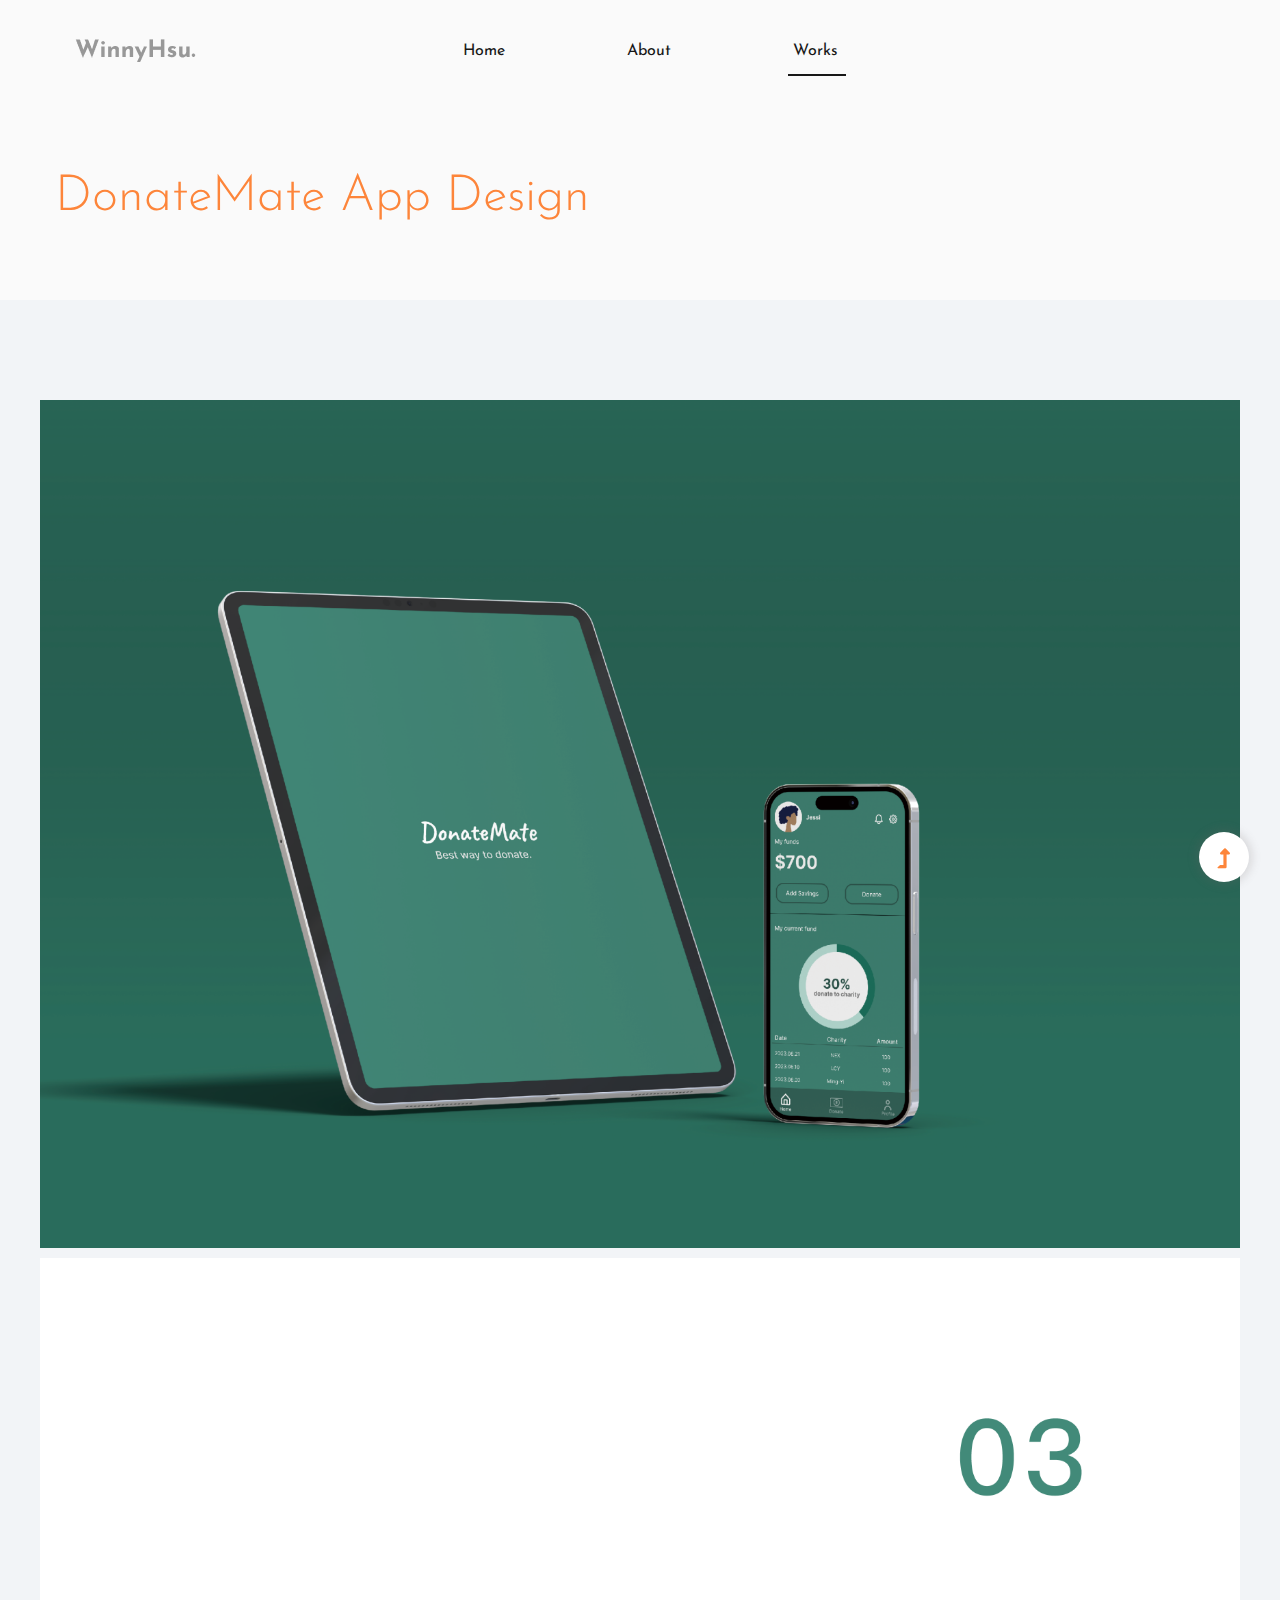
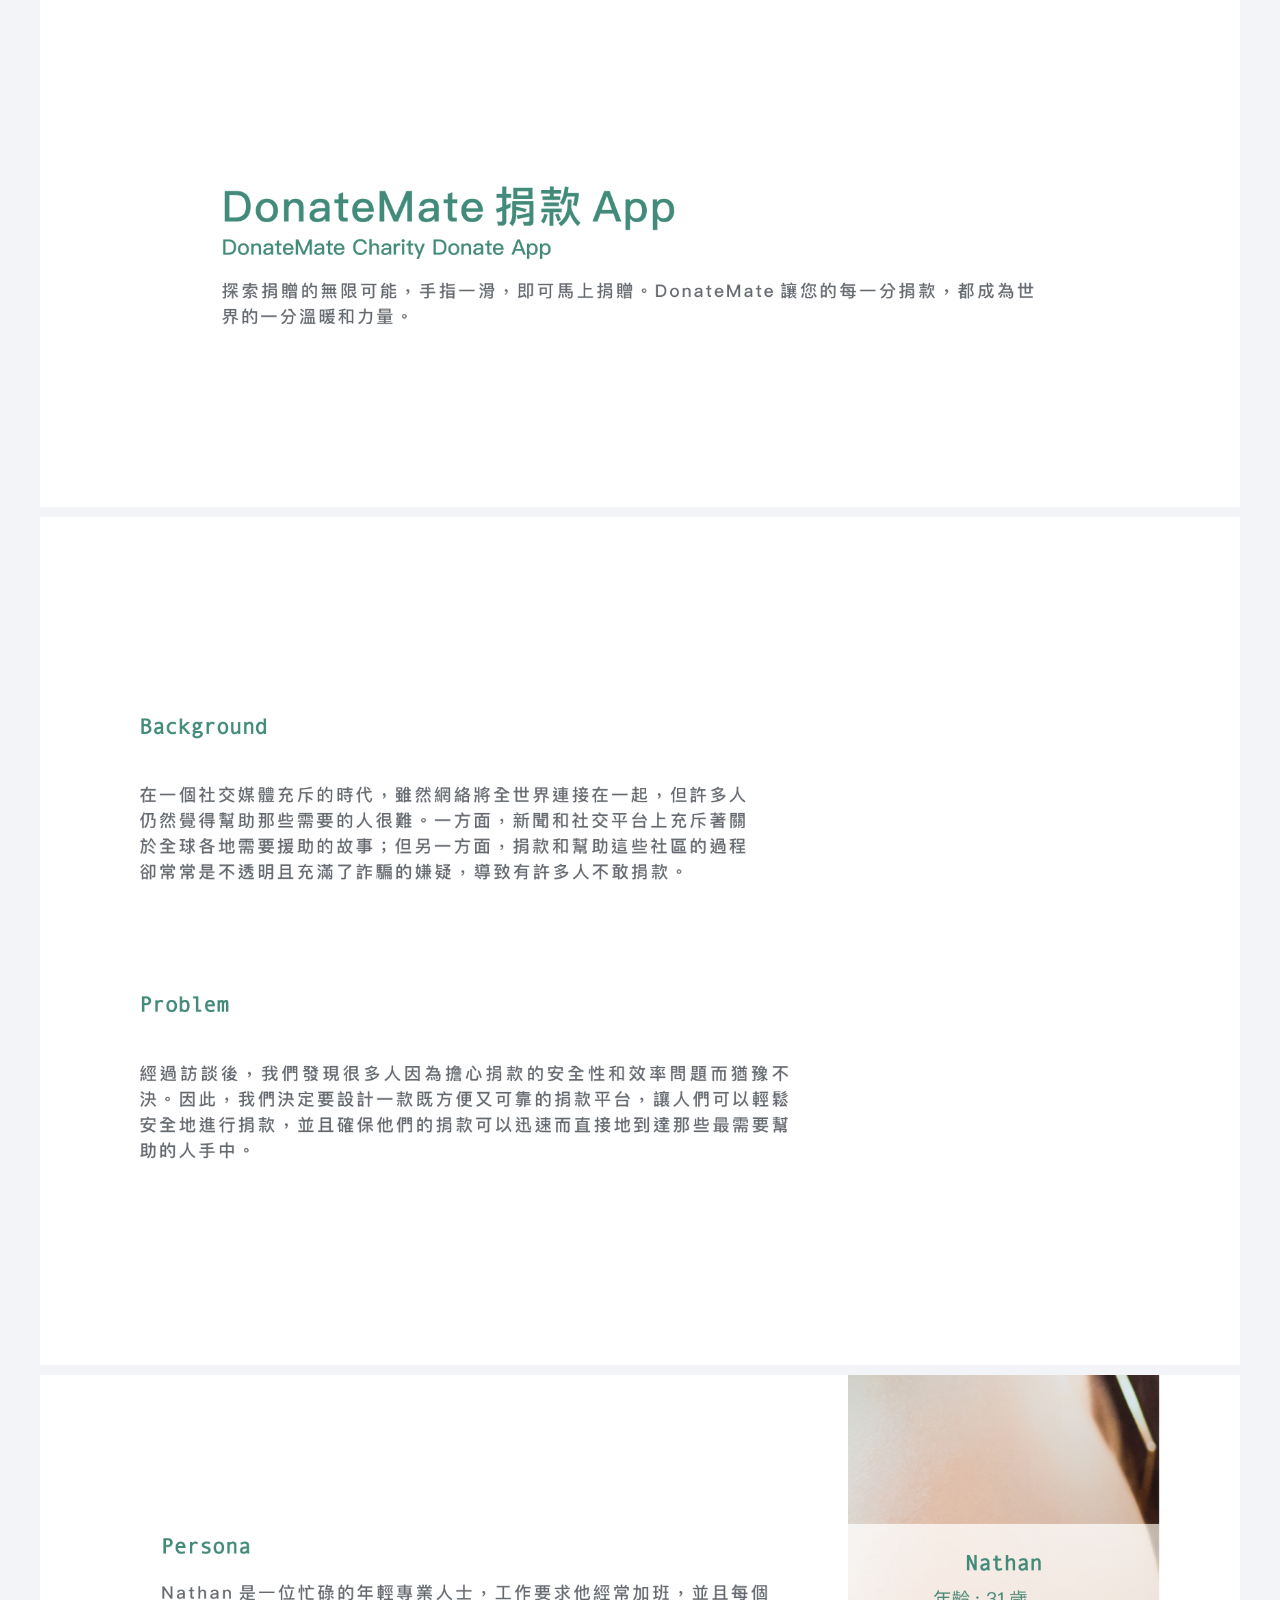
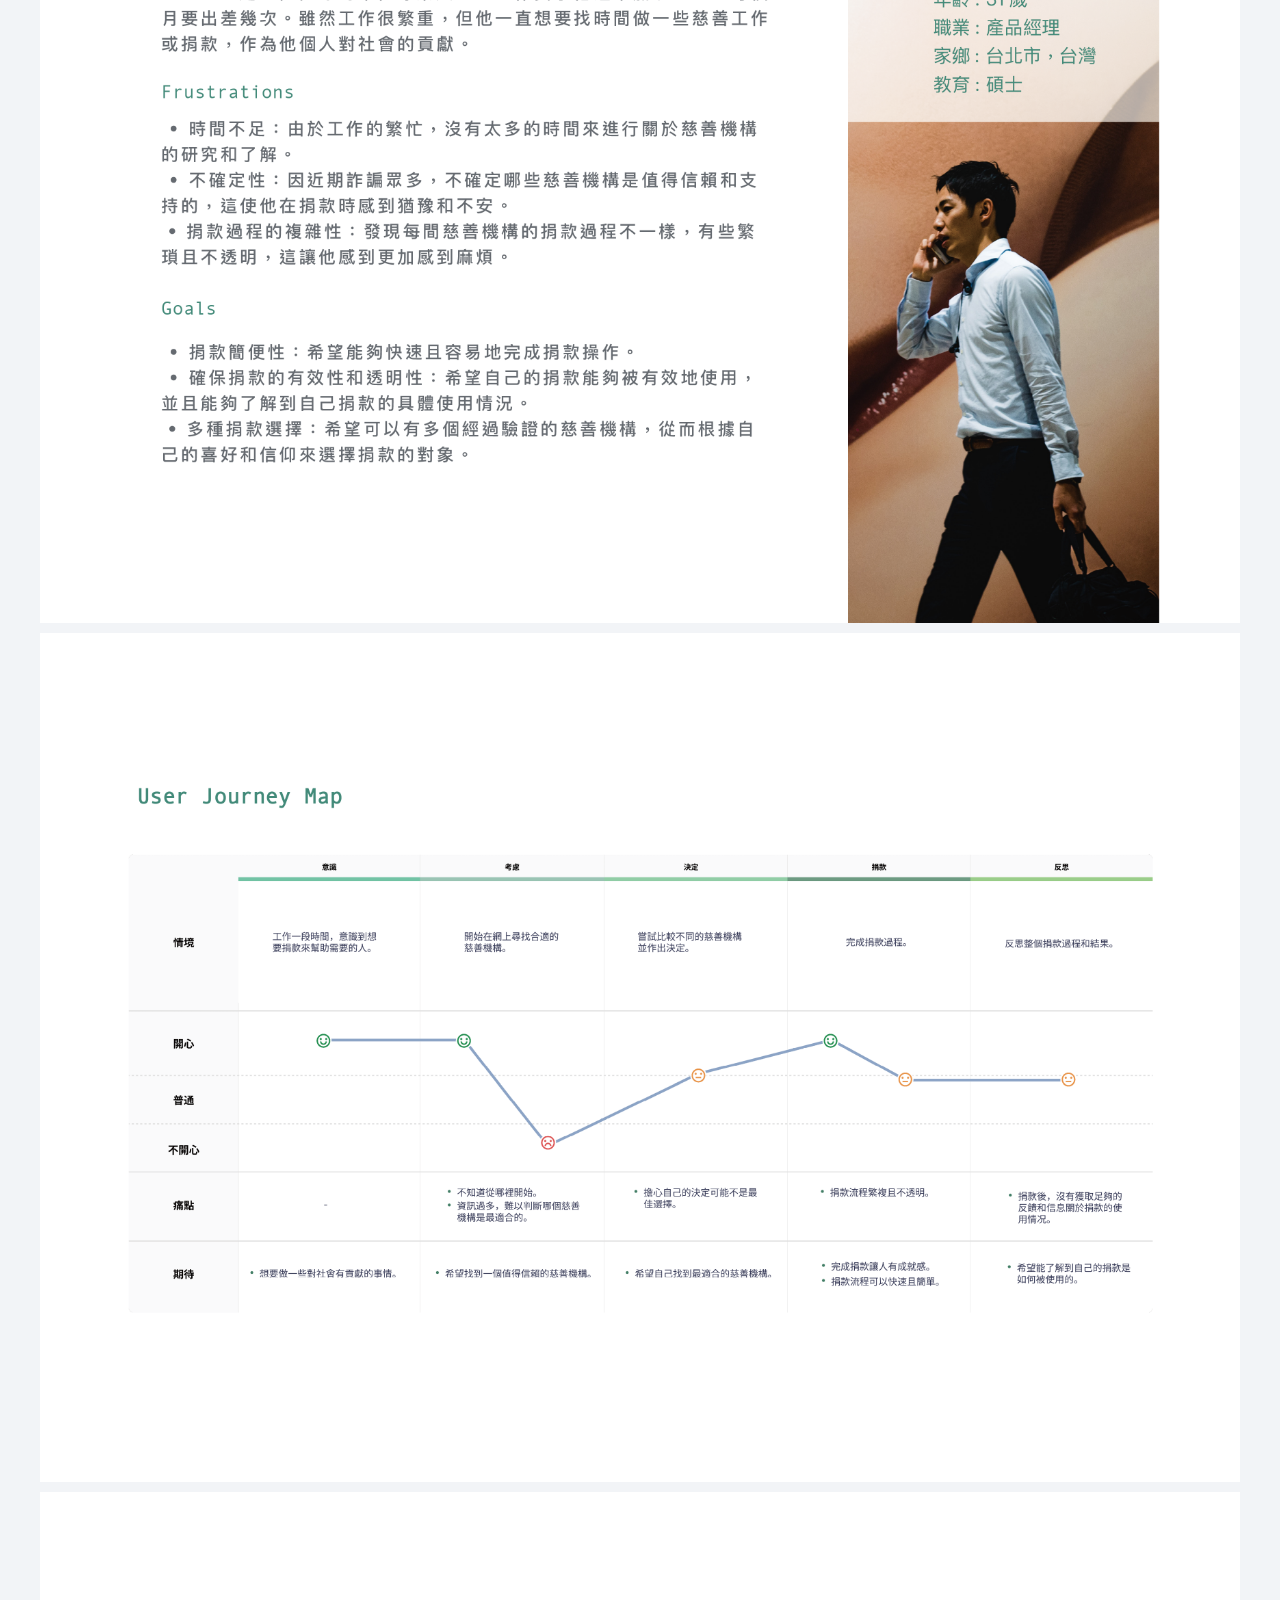
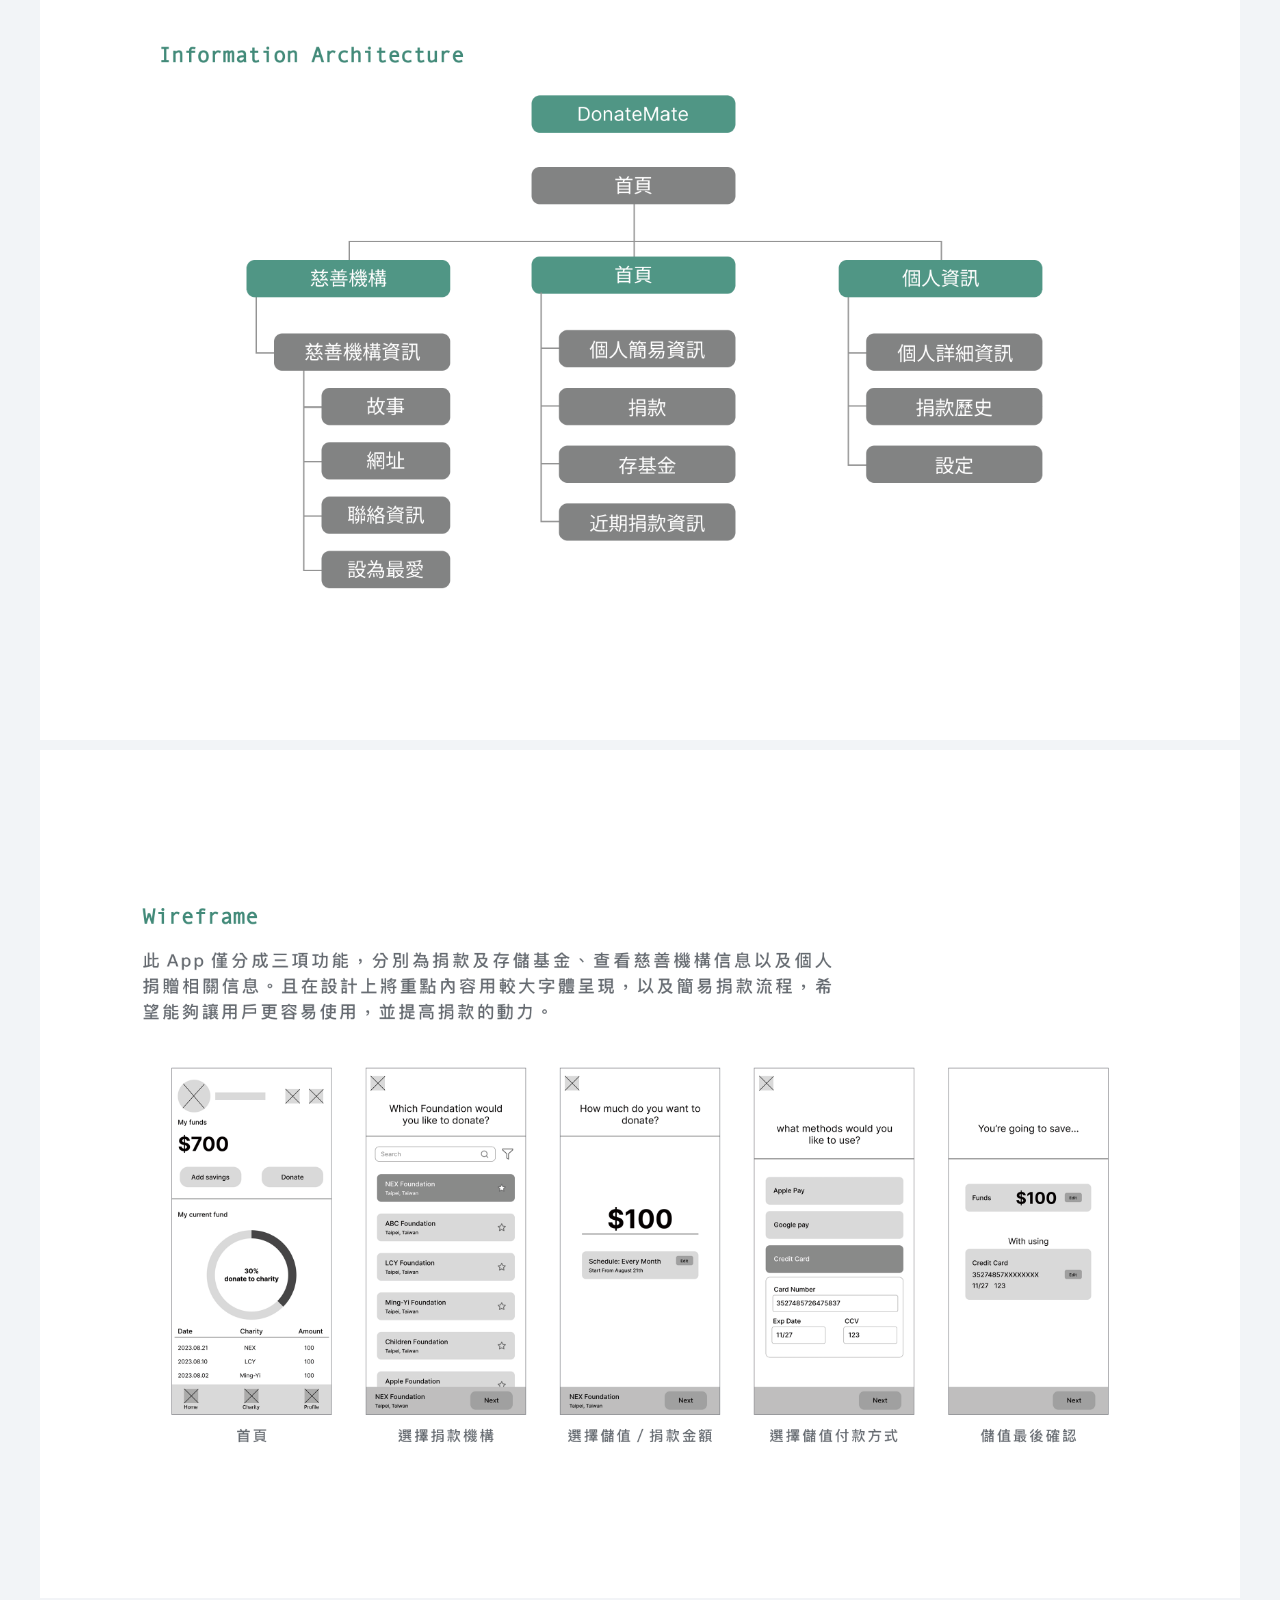
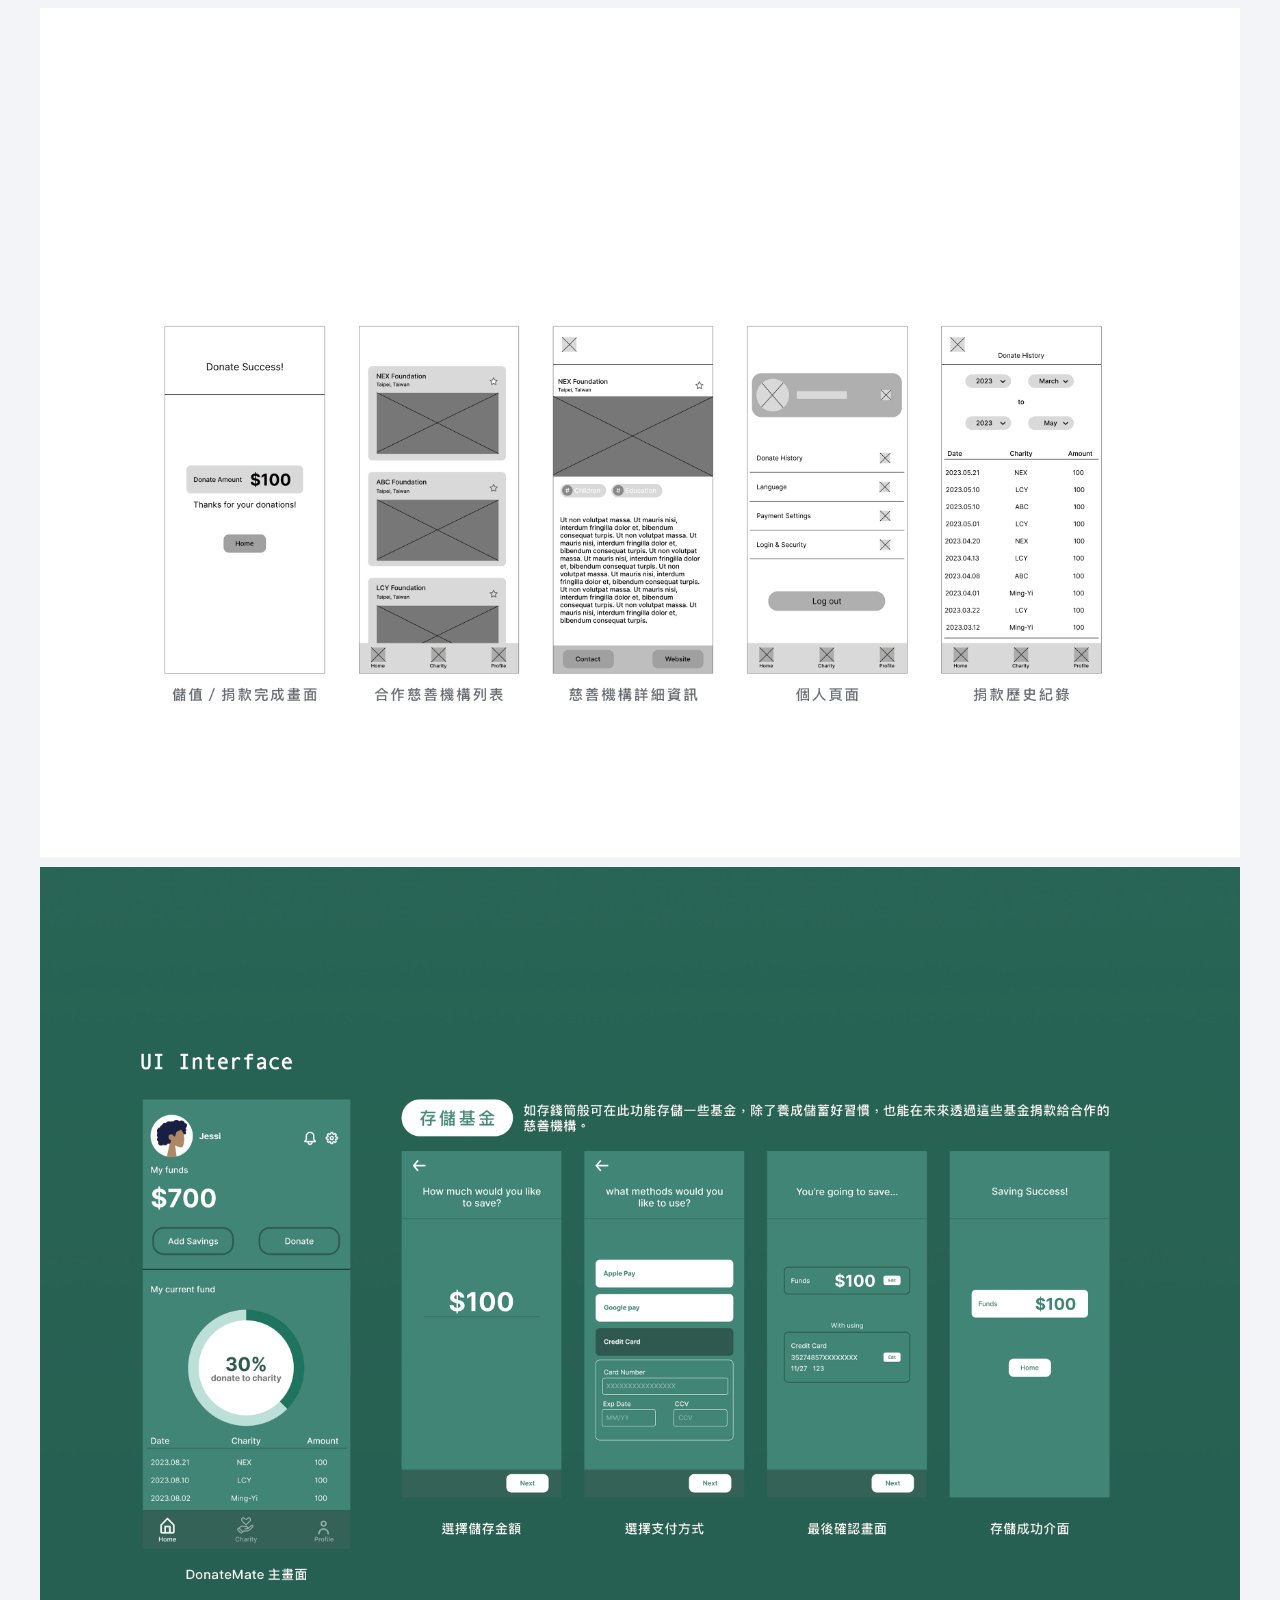
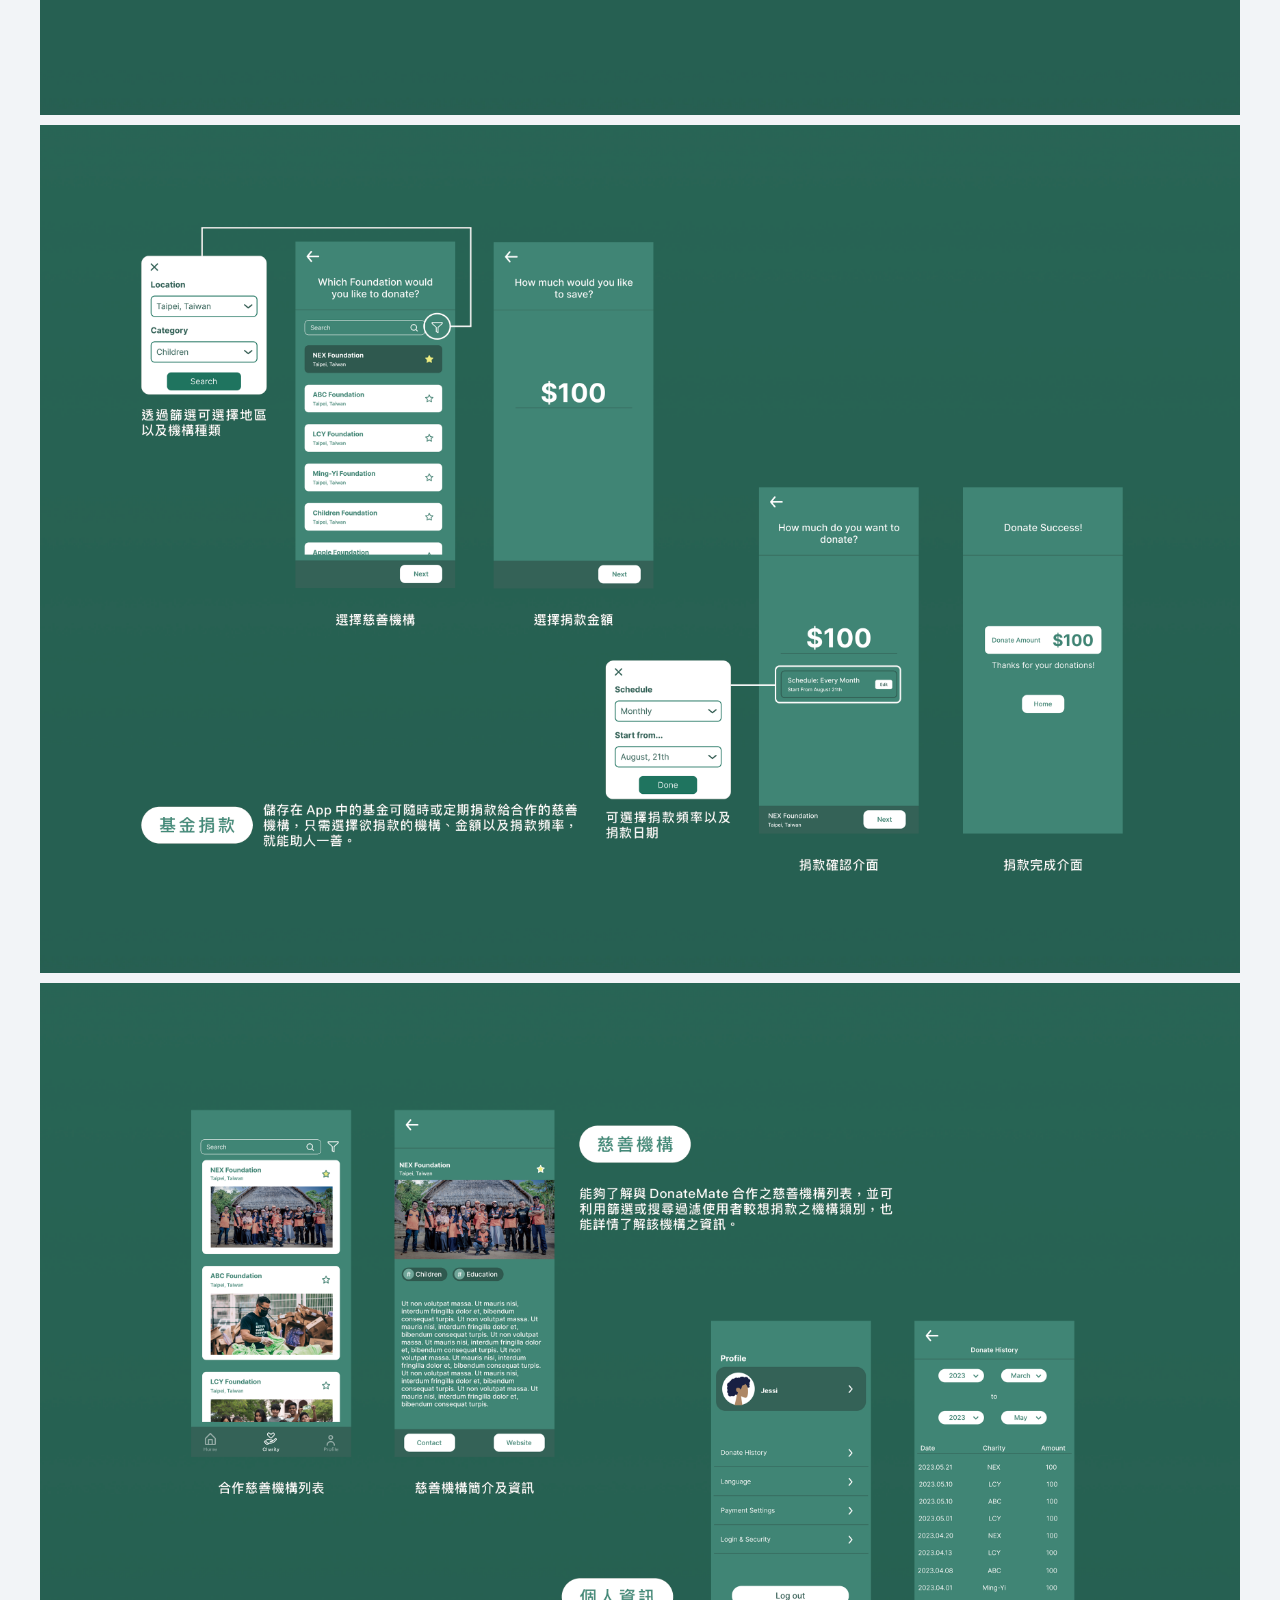
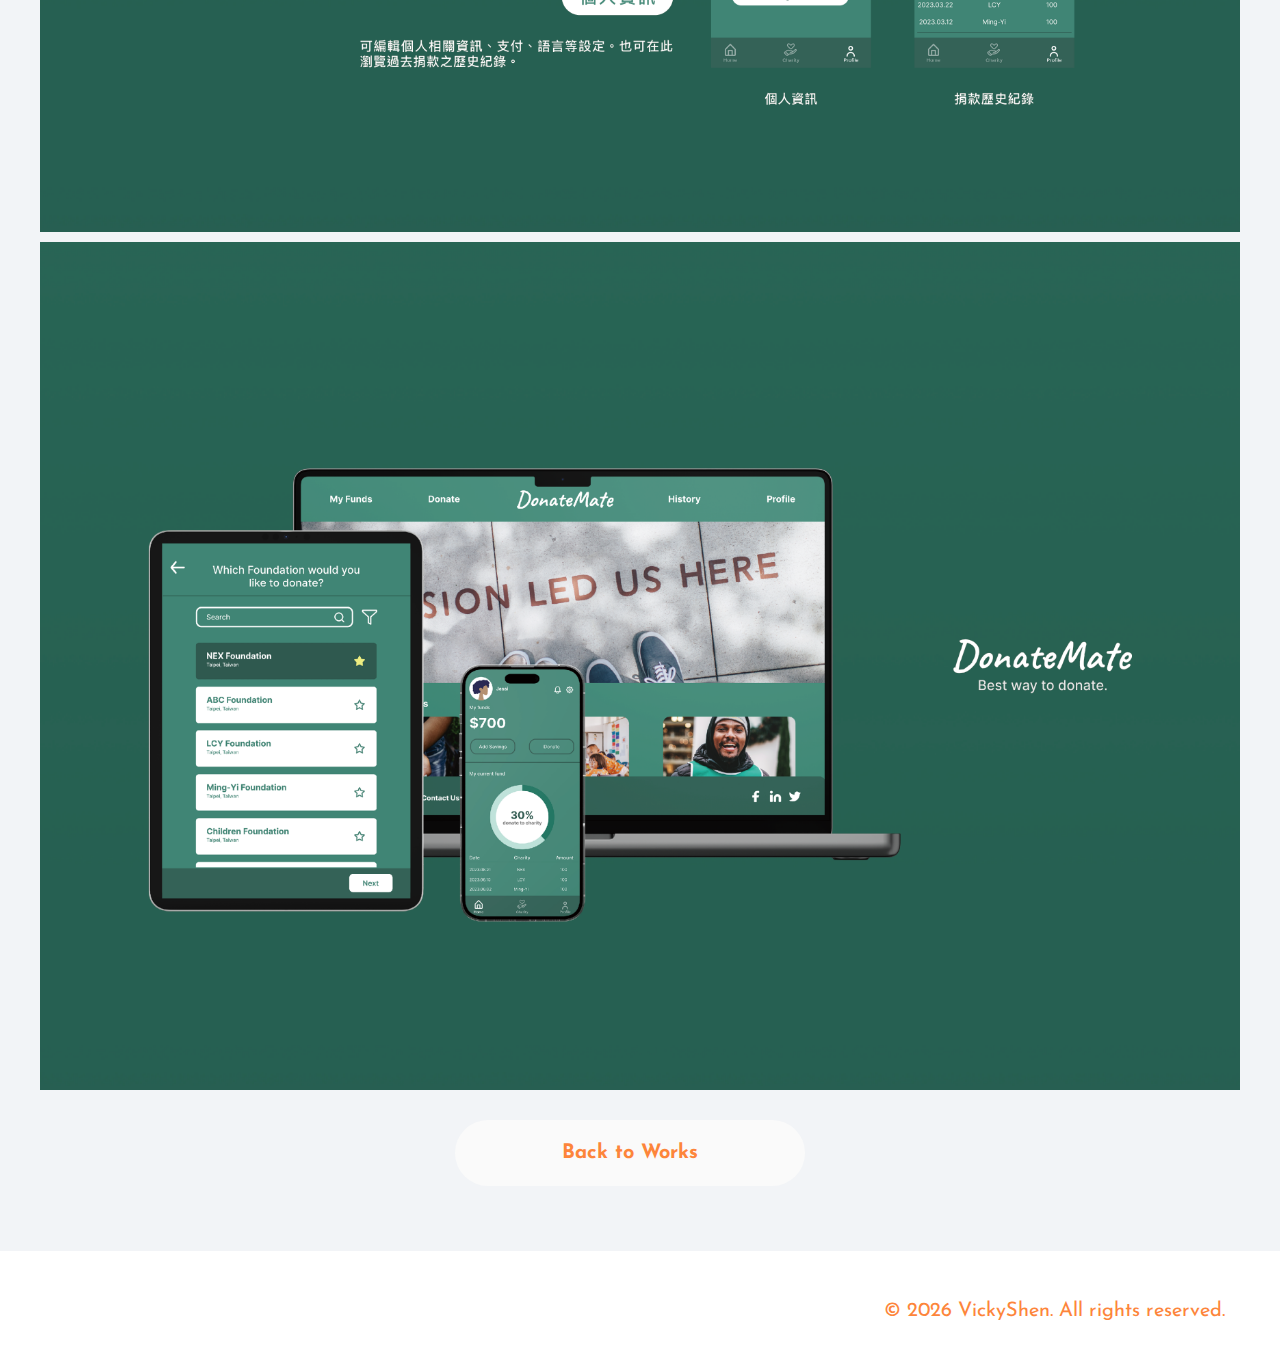
<file: works-donate.html>
<!doctype html>
<html class="no-js" lang="zxx">
<head>
    <meta charset="utf-8">
    <meta http-equiv="x-ua-compatible" content="ie=edge">
    <title> VickyShen | Works</title>
    <meta name="description" content="">
    <meta name="viewport" content="width=device-width, initial-scale=1">
    <link rel="manifest" href="site.webmanifest">
    <link rel="shortcut icon" type="image/x-icon" href="assets/img/favicon.ico">

	<!-- CSS here -->
	<link rel="stylesheet" href="assets/css/bootstrap.min.css">
	<link rel="stylesheet" href="assets/css/owl.carousel.min.css">
	<link rel="stylesheet" href="assets/css/slicknav.css">
    <link rel="stylesheet" href="assets/css/flaticon.css">
    <link rel="stylesheet" href="assets/css/progressbar_barfiller.css">
    <link rel="stylesheet" href="assets/css/gijgo.css">
    <link rel="stylesheet" href="assets/css/animate.min.css">
    <link rel="stylesheet" href="assets/css/animated-headline.css">
	<link rel="stylesheet" href="assets/css/magnific-popup.css">
	<link rel="stylesheet" href="assets/css/fontawesome-all.min.css">
	<link rel="stylesheet" href="assets/css/themify-icons.css">
	<link rel="stylesheet" href="assets/css/slick.css">
	<link rel="stylesheet" href="assets/css/nice-select.css">
    <link rel="stylesheet" href="assets/css/style.css">
    
</head>
<body>
    <!-- ? Preloader Start -->
    <div id="preloader-active">
        <div class="preloader d-flex align-items-center justify-content-center">
            <div class="preloader-inner position-relative">
                <div class="preloader-circle"></div>
                <div class="preloader-img pere-text">
                    <img src="assets/img/logo/loder.png" alt="">
                </div>
            </div>
        </div>
    </div>
    <!-- Preloader Start -->
    <header>
        <div class="header-area header-transparent">
            <div class="main-header header-sticky">
                <div class="container-fluid">
                    <div class="menu-wrapper d-flex align-items-center justify-content-between">
                        <!-- Logo -->
                        <div class="logo">
                            <a href="index.html"><img src="assets/img/logo/logo.png" alt=""></a>
                        </div>
                        <!-- Main-menu -->
                        <div class="main-menu f-right d-none d-lg-block">
                            <nav>
                                <ul id="navigation">
                                    <li><a href="index.html">Home</a></li>
                                    <li><a href="about.html">About</a></li>
                                    <li class="active"><a href="works.html">Works</a></li>
                                </ul>
                            </nav>
                        </div>             
                        <!-- Header-btn -->
                        <div class="header-info-right d-none d-lg-block"></div>
                        <!-- Mobile Menu -->
                        <div class="col-12">
                            <div class="mobile_menu d-block d-lg-none"></div>
                        </div>
                    </div>
                </div>
            </div>
        </div>
        <!-- Header End -->
    </header>
    <main>
        <!--? Hero Area Start-->
        <div class="hero-area2 d-flex align-items-center">
            <div class="container">
                <div class="row ">
                    <div class="col-xl-12">
                        <!-- Hero Caption -->
                        <div class="hero-cap pt-100">
                            <h3>DonateMate App Design</h3>
                        </div>
                    </div>
                </div>
            </div>
        </div>
        <!--Hero Area End-->
        <!--? About 1 Start-->
        <!-- <section class="about-area section-padding40 our-services">
            <div class="container">
                <div class="rwo">
                    <div class="col-xl-12">
                        <div class="section-tittle mb-75 text-center">
                            <h2>My Expertise</h2>
                        </div>
                    </div>
                </div>
                <div class="row d-flex justify-contnet-center">
                    <div class="col-lg-4 col-md-4 col-sm-6">
                        <div class="single-services single-services2 mb-30">
                            <div class="services-cap">
                                <h5>Experience<br> Design</h5>
                                <p>Switzerland where I am a full time Product Designer.</p>
                            </div>
                        </div>
                    </div>
                    <div class="col-lg-4 col-md-4 col-sm-6">
                        <div class="single-services single-services2 mb-30">
                            <div class="services-cap">
                                <h5>Interaction<br> Design</h5>
                                <p>Switzerland where I am a full time Product Designer.</p>
                            </div>
                        </div>
                    </div>
                    <div class="col-lg-4 col-md-4 col-sm-6">
                        <div class="single-services single-services2 mb-30">
                            <div class="services-cap">
                                <h5>Front-end<br> Design</h5>
                                <p>Switzerland where I am a full time Product Designer.</p>
                            </div>
                        </div>
                    </div>
                </div>
            </div>
        </section> -->
        <!-- About  End-->
        <!--? Gallery Area Start -->
        <div class="gallery-area section-padding30">
            <div class="container">
                <!-- <div class="row">
                    <div class="col-lg-12">
                        <div class="section-tittle mb-60">
                            <h2>Selected Portfolios</h2>
                        </div>
                    </div>
                </div> -->
                <div class="row">
                    <div class=" d-sm-block mb-5 pb-4">
                        <div class="single-post">
                            <div class="feature-img" style="padding-bottom: 10px;">
                                <img class="img-fluid" src="assets/img/donate/donate2.png" alt="aiFree">
                            </div>
                            <div class="feature-img" style="padding-bottom: 10px;">
                                <img class="img-fluid" src="assets/img/donate/donate3.png" alt="aiFree">
                            </div>
                            <div class="feature-img" style="padding-bottom: 10px;">
                                <img class="img-fluid" src="assets/img/donate/donate4.png" alt="aiFree">
                            </div>
                            <div class="feature-img" style="padding-bottom: 10px;">
                                <img class="img-fluid" src="assets/img/donate/donate5.png" alt="aiFree">
                            </div>
                            <div class="feature-img" style="padding-bottom: 10px;">
                                <img class="img-fluid" src="assets/img/donate/donate6.png" alt="aiFree">
                            </div>
                            <div class="feature-img" style="padding-bottom: 10px;">
                                <img class="img-fluid" src="assets/img/donate/donate7.png" alt="aiFree">
                            </div>
                            <div class="feature-img" style="padding-bottom: 10px;">
                                <img class="img-fluid" src="assets/img/donate/donate8.png" alt="aiFree">
                            </div>
                            <div class="feature-img" style="padding-bottom: 10px;">
                                <img class="img-fluid" src="assets/img/donate/donate9.png" alt="aiFree">
                            </div>
                            <div class="feature-img" style="padding-bottom: 10px;">
                                <img class="img-fluid" src="assets/img/donate/donate10.png" alt="aiFree">
                            </div>
                            <div class="feature-img" style="padding-bottom: 10px;">
                                <img class="img-fluid" src="assets/img/donate/donate11.png" alt="aiFree">
                            </div>
                            <div class="feature-img" style="padding-bottom: 10px;">
                                <img class="img-fluid" src="assets/img/donate/donate12.png" alt="aiFree">
                            </div>
                            <div class="feature-img" style="padding-bottom: 20px;">
                                <img class="img-fluid" src="assets/img/donate/donate13.png" alt="aiFree">
                            </div>
                        </div>
                        <div class="col-lg-8">
                            <a href="works.html" class="white-btn">Back to Works</a>
                        </div>
                    </div>
                </div>
            </div>
        </div>
        <!-- Gallery Area End -->
    </main>
    <footer>
        <div class="footer-wrappr">
            <div class="footer-top">
                <!-- Want To work -->
                <!-- <section class="wantToWork-area ">
                    <div class="container">
                        <div class="wants-wrapper w-padding2">
                            <div class="row align-items-center justify-content-between">
                                <div class="col-xl-7 col-lg-9 col-md-8">
                                    <div class="wantToWork-caption wantToWork-caption2">
                                        <h2>Do you want to know more about me?</h2>
                                    </div>
                                </div>
                                <div class="col-xl-2 col-lg-3 col-md-4">
                                    <a href="#" class="btn white-btn f-right sm-left">Download CV</a>
                                </div>
                            </div>
                        </div>
                    </div>
                </section> -->
                <!-- Want To work End -->
                <!-- <div class="container">
                    <div class="row">
                        <div class="col-lg-12"> -->
                            <!-- contact-form -->
                            <!-- <div class="form-wrapper">
                                <div class="row ">
                                    <div class="col-xl-12">
                                        <div class="small-tittle mb-30">
                                            <h4>Contact Me</h4>
                                        </div>
                                    </div>
                                </div>
                                <form id="contact-form" action="#" method="POST">
                                    <div class="row">
                                        <div class="col-lg-4 col-md-6">
                                            <div class="form-box user-icon mb-25">
                                                <input type="text" name="name" placeholder="Your name">
                                            </div>
                                        </div>
                                        <div class="col-lg-4 col-md-6">
                                            <div class="form-box email-icon mb-25">
                                                <input type="text" name="email" placeholder="Email">
                                            </div>
                                        </div>
                                        <div class="col-lg-4 col-md-6">
                                            <div class="form-box email-icon mb-25">
                                                <input type="text" name="email" placeholder="Subject">
                                            </div>
                                        </div>
                                        <div class="col-lg-12">
                                            <div class="form-box message-icon mb-25">
                                                <textarea name="message" id="message" placeholder="Message"></textarea>
                                            </div>
                                            <div class="submit-info">
                                                <button class="submit-btn2" type="submit">Send Message</button>
                                            </div>
                                        </div>
                                    </div>
                                </form> 
                            </div> -->
                        </div>
                    </div>
                </div>
            </div>
            <!-- footer-bottom area -->
            <div class="footer-bottom-area">
                <div class="container">
                    <div class="footer-border">
                        <div class="row align-items-center">
                            <div class="col-xl-4 col-lg-4">
                                <!-- <div class="footer-social">
                                    <a href="#"><i class="fab fa-twitter"></i></a>
                                    <a href="https://bit.ly/sai4ull"><i class="fab fa-facebook-f"></i></a>
                                    <a href="#"><i class="fab fa-pinterest-p"></i></a>
                                    <a href="#"><i class="fas fa-globe"></i></a>
                                    <a href="#"><i class="fab fa-instagram"></i></a>
                                </div> -->
                            </div>
                            <div class="col-xl-8 col-lg-8">
                                <div class="footer-copy-right f-right">
                                    <p><!-- Link back to Colorlib can't be removed. Template is licensed under CC BY 3.0. -->
                                        &copy; <script>document.write(new Date().getFullYear());</script> VickyShen. All rights reserved.
                                        <!-- Link back to Colorlib can't be removed. Template is licensed under CC BY 3.0. -->
                                    </p>
                                </div>
                            </div>
                        </div>
                    </div>
                </div>
            </div>
        </div>
    </footer>
    <!-- Scroll Up -->
    <div id="back-top" >
        <a title="Go to Top" href="#"> <i class="fas fa-level-up-alt"></i></a>
    </div>
    <!-- JS here -->

    <script src="./assets/js/vendor/modernizr-3.5.0.min.js"></script>
    <!-- Jquery, Popper, Bootstrap -->
    <script src="./assets/js/vendor/jquery-1.12.4.min.js"></script>
    <script src="./assets/js/popper.min.js"></script>
    <script src="./assets/js/bootstrap.min.js"></script>
    <!-- Jquery Mobile Menu -->
    <script src="./assets/js/jquery.slicknav.min.js"></script>

    <!-- Jquery Slick , Owl-Carousel Plugins -->
    <script src="./assets/js/owl.carousel.min.js"></script>
    <script src="./assets/js/slick.min.js"></script>
    <!-- One Page, Animated-HeadLin -->
    <script src="./assets/js/wow.min.js"></script>
    <script src="./assets/js/animated.headline.js"></script>
    <script src="./assets/js/jquery.magnific-popup.js"></script>

    <!-- Date Picker -->
    <script src="./assets/js/gijgo.min.js"></script>
    <!-- Nice-select, sticky -->
    <script src="./assets/js/jquery.nice-select.min.js"></script>
    <script src="./assets/js/jquery.sticky.js"></script>
    <!-- Progress -->
    <script src="./assets/js/jquery.barfiller.js"></script>
    
    <!-- counter , waypoint,Hover Direction -->
    <script src="./assets/js/jquery.counterup.min.js"></script>
    <script src="./assets/js/waypoints.min.js"></script>
    <script src="./assets/js/jquery.countdown.min.js"></script>
    <script src="./assets/js/hover-direction-snake.min.js"></script>

    <!-- contact js -->
    <script src="./assets/js/contact.js"></script>
    <script src="./assets/js/jquery.form.js"></script>
    <script src="./assets/js/jquery.validate.min.js"></script>
    <script src="./assets/js/mail-script.js"></script>
    <script src="./assets/js/jquery.ajaxchimp.min.js"></script>
    
    <!-- Jquery Plugins, main Jquery -->	
    <script src="./assets/js/plugins.js"></script>
    <script src="./assets/js/main.js"></script>


    
    </body>
</html>
</file>
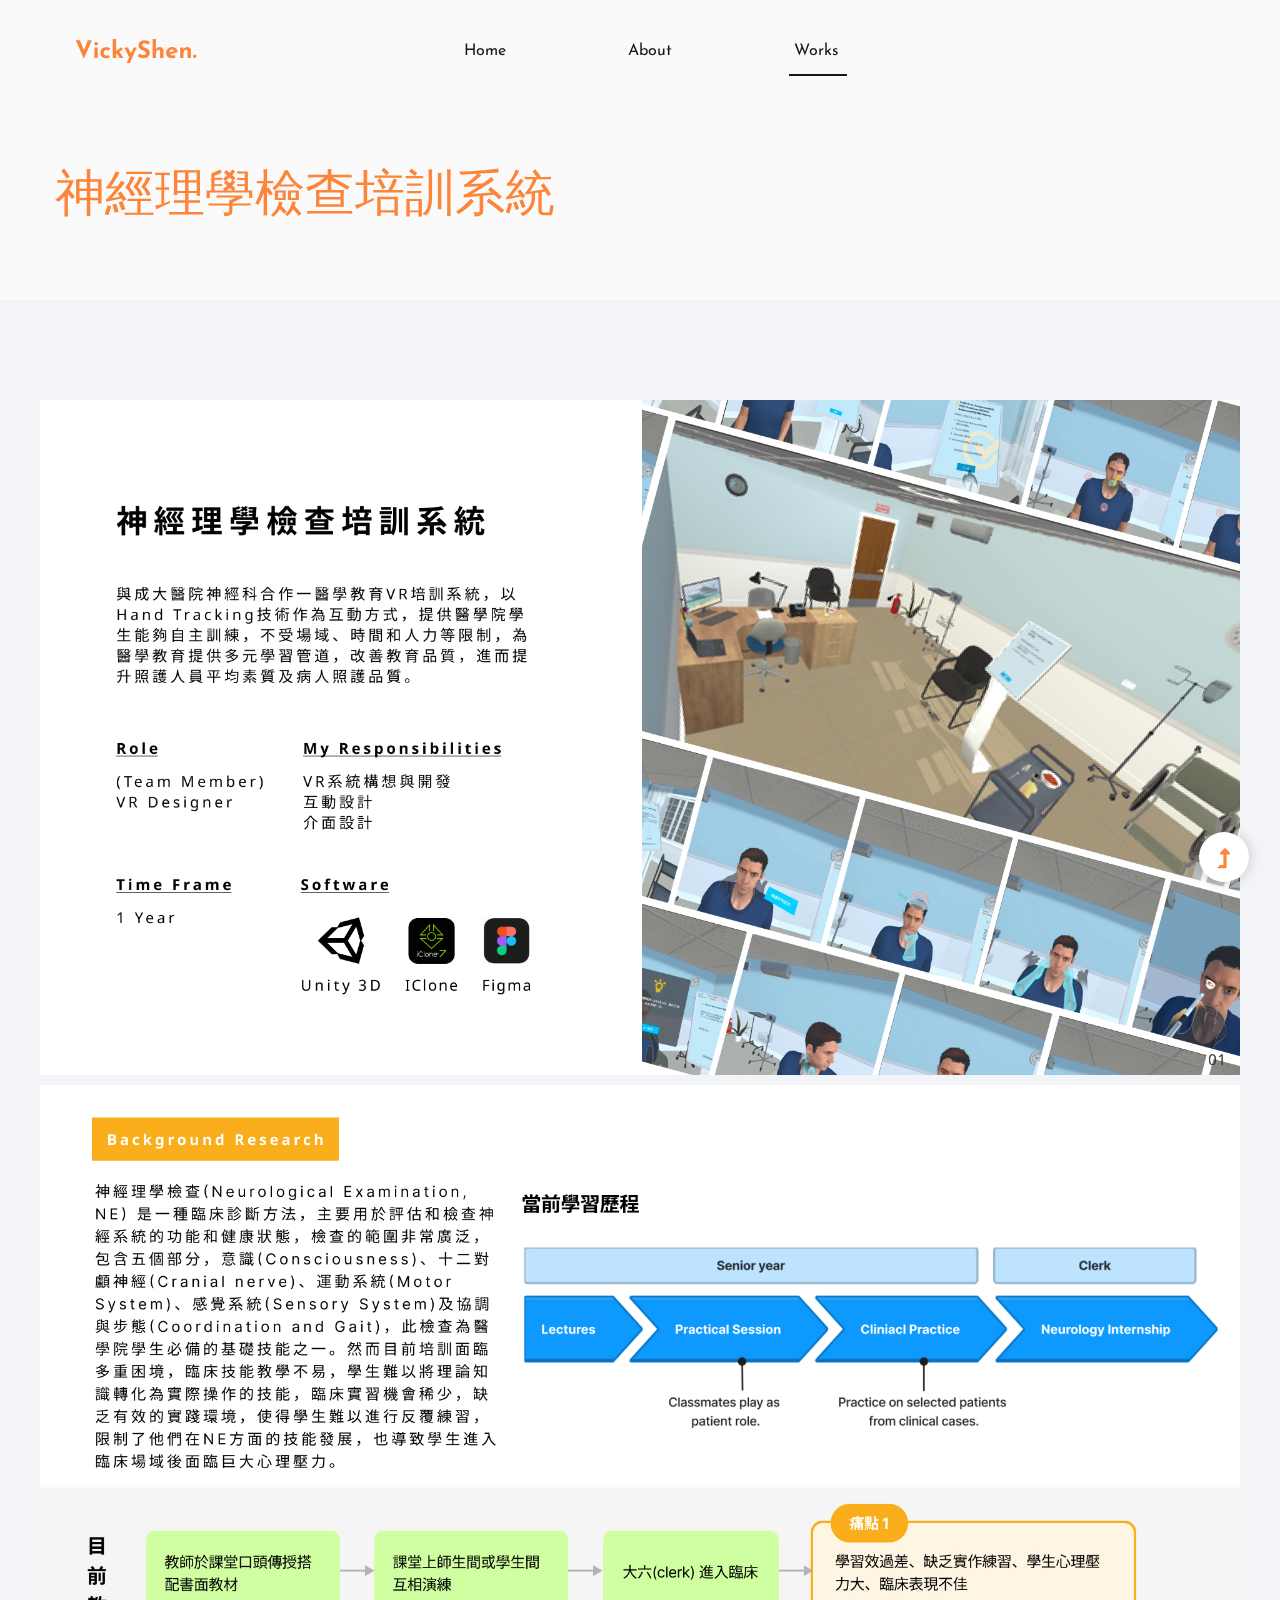
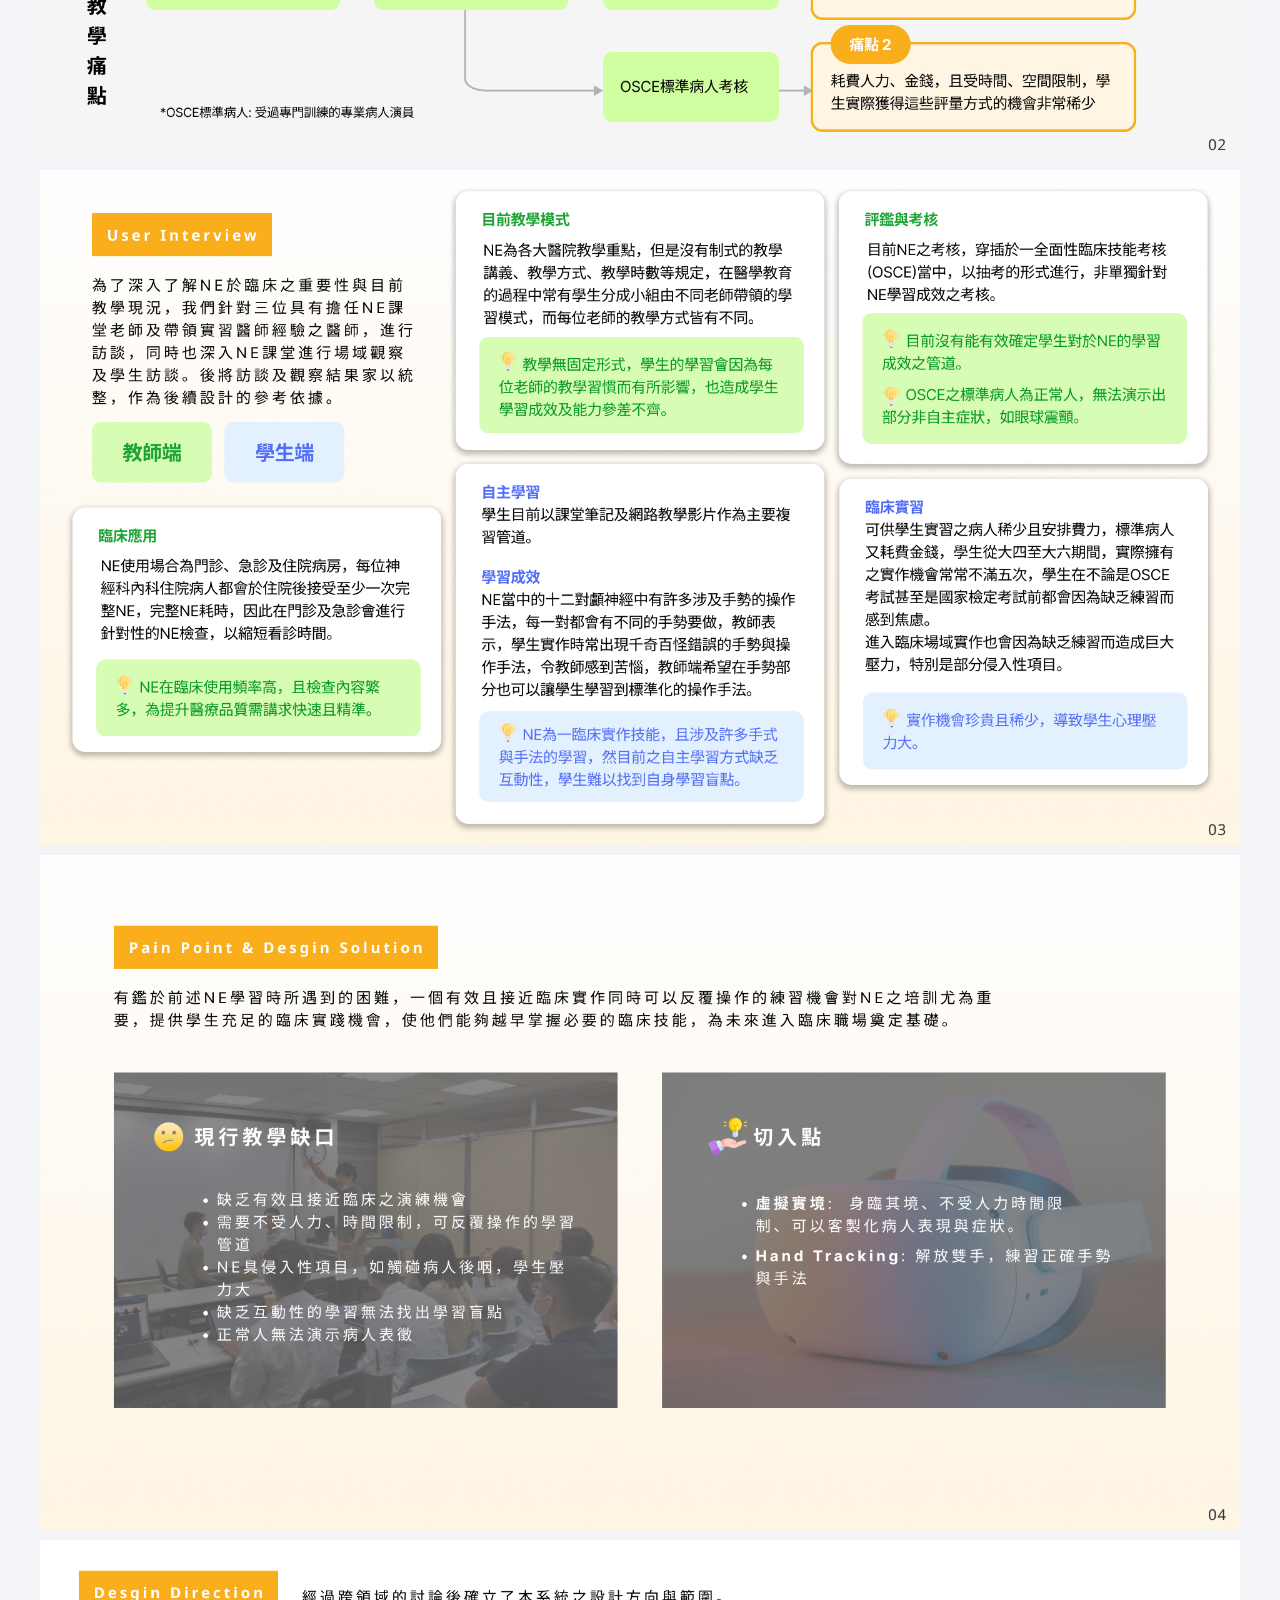
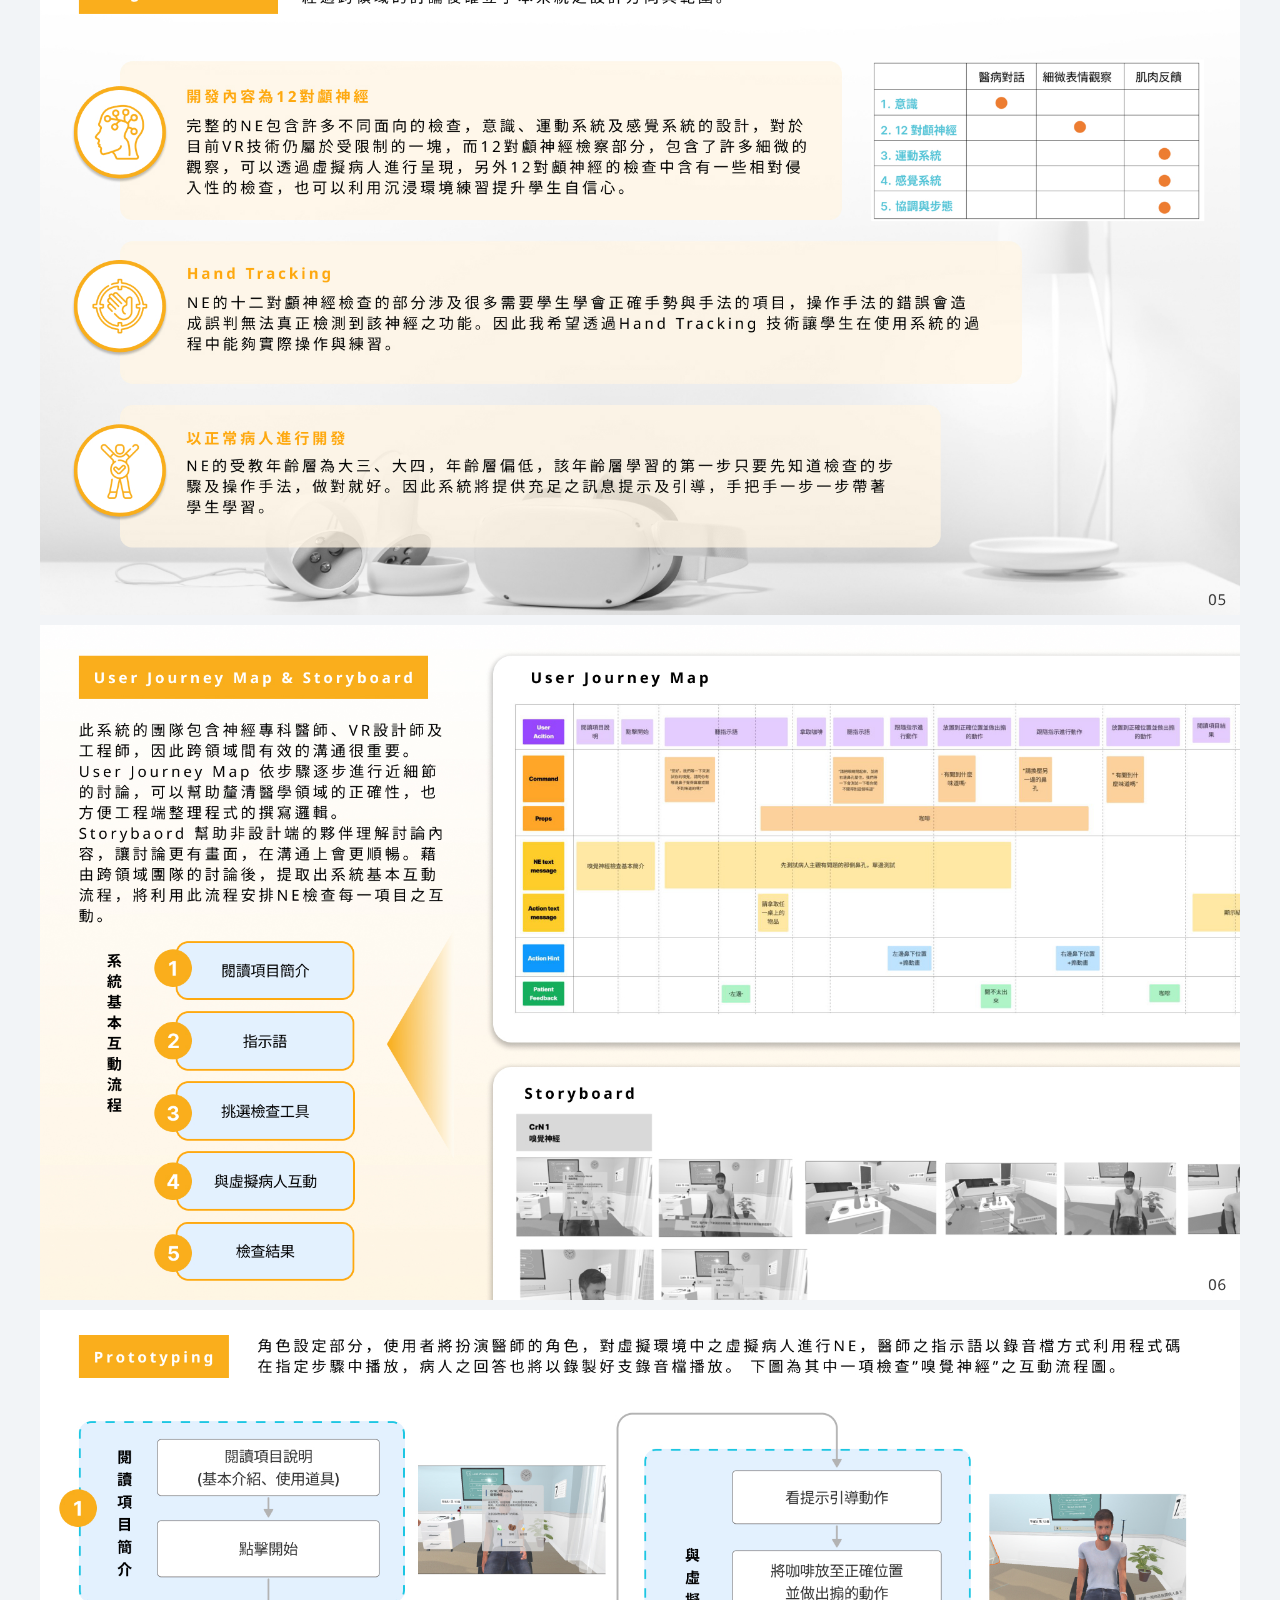
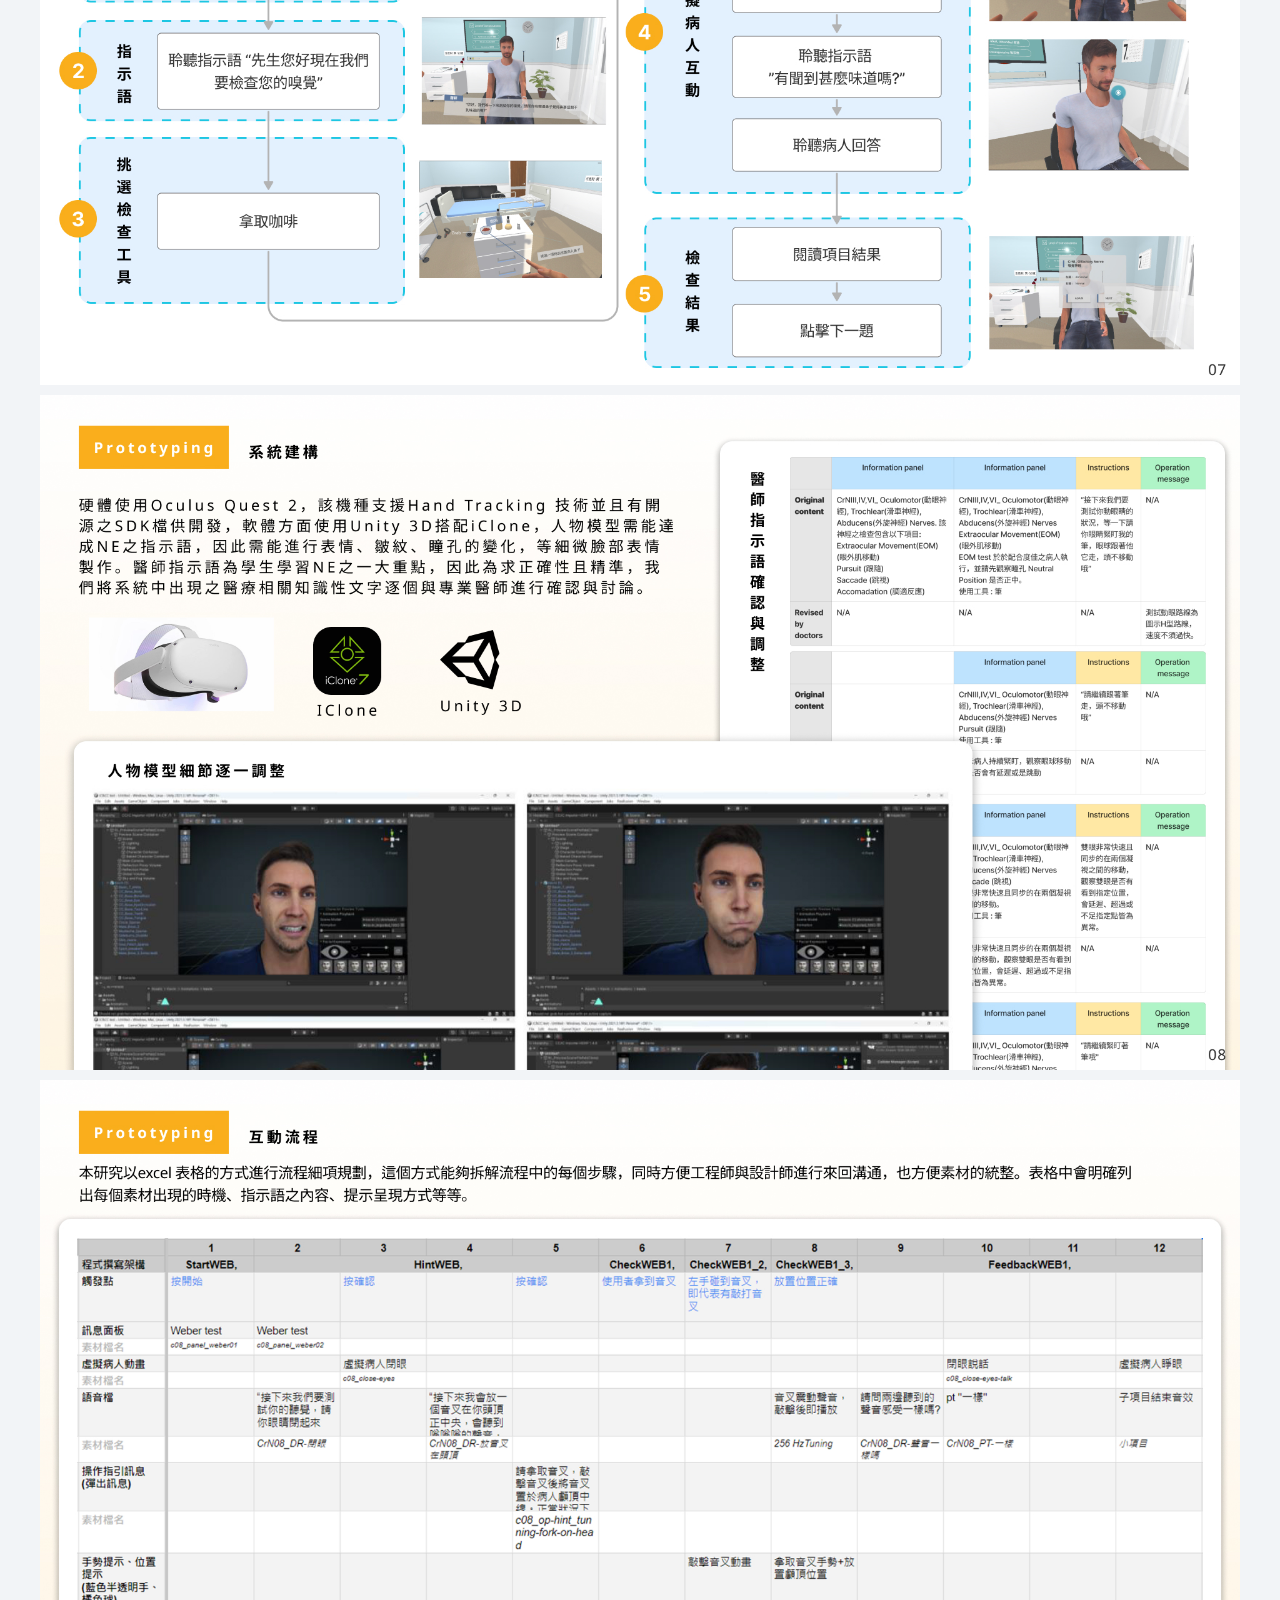
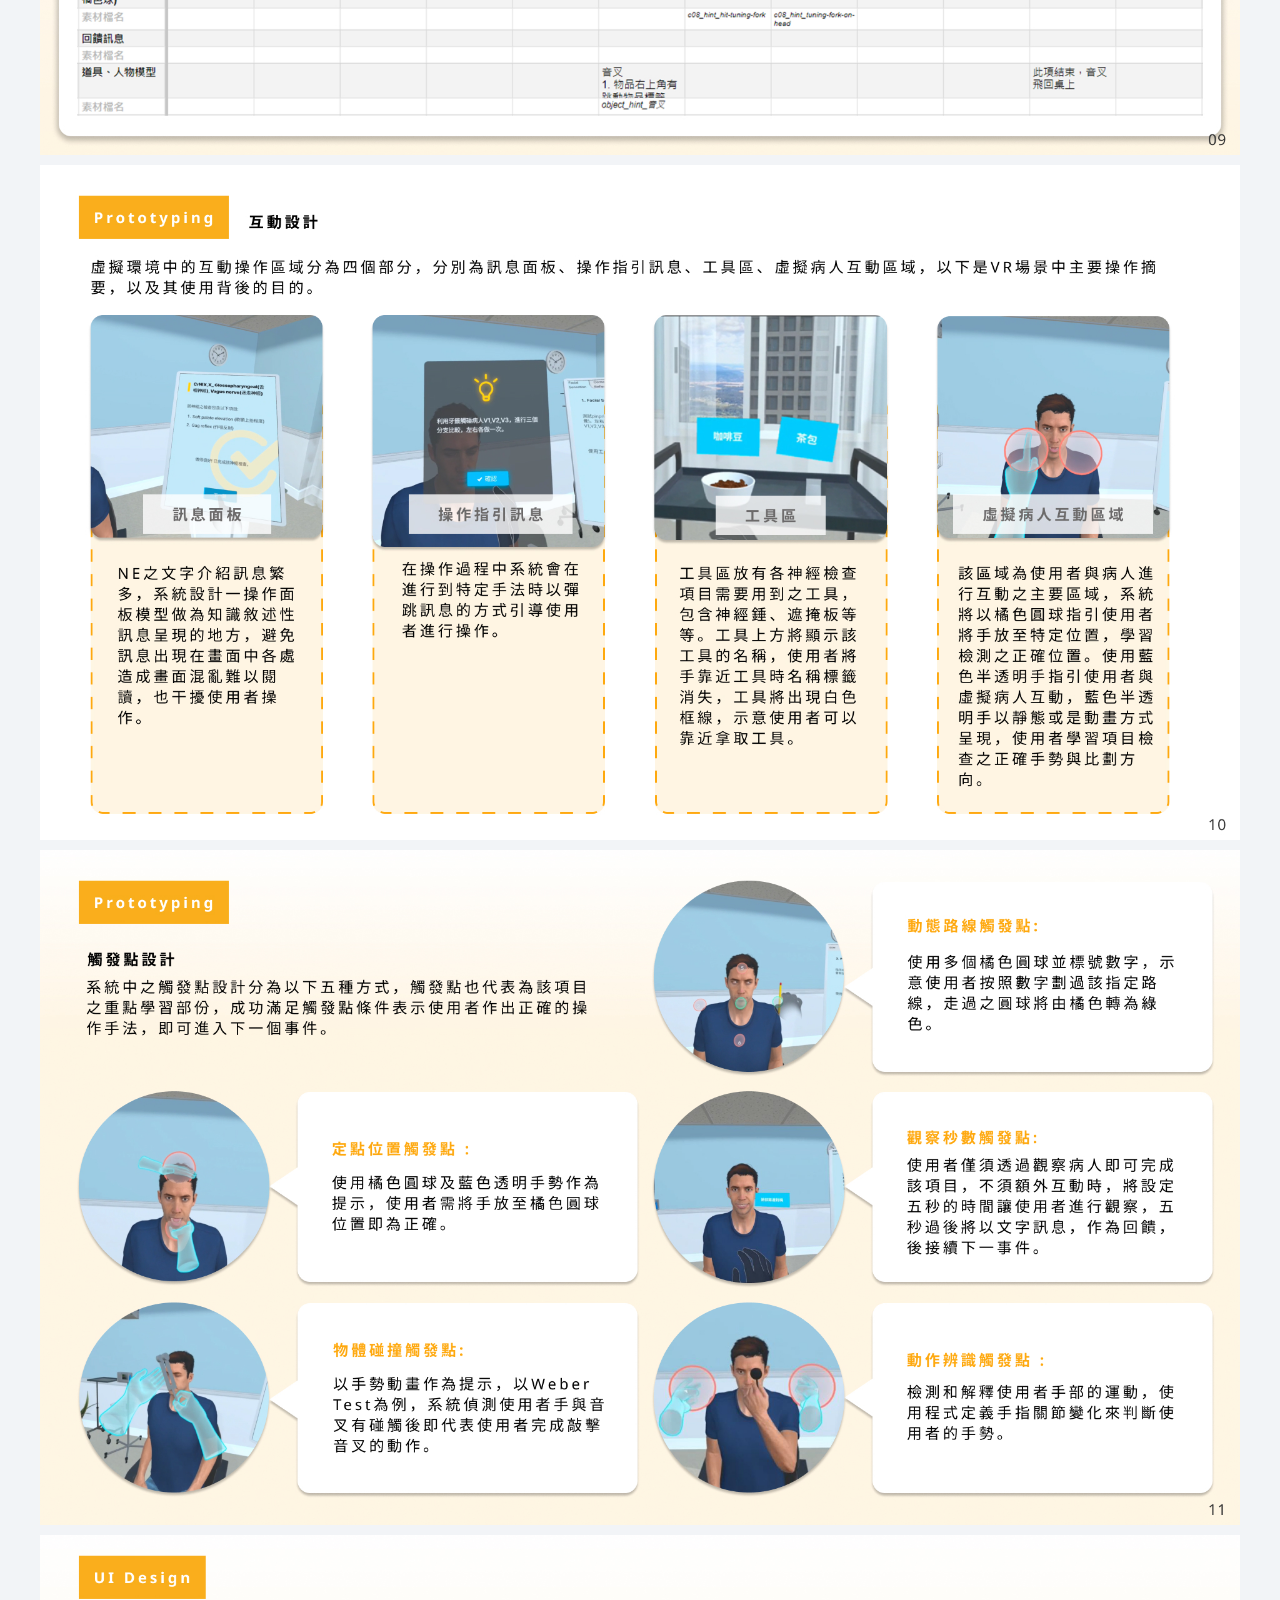
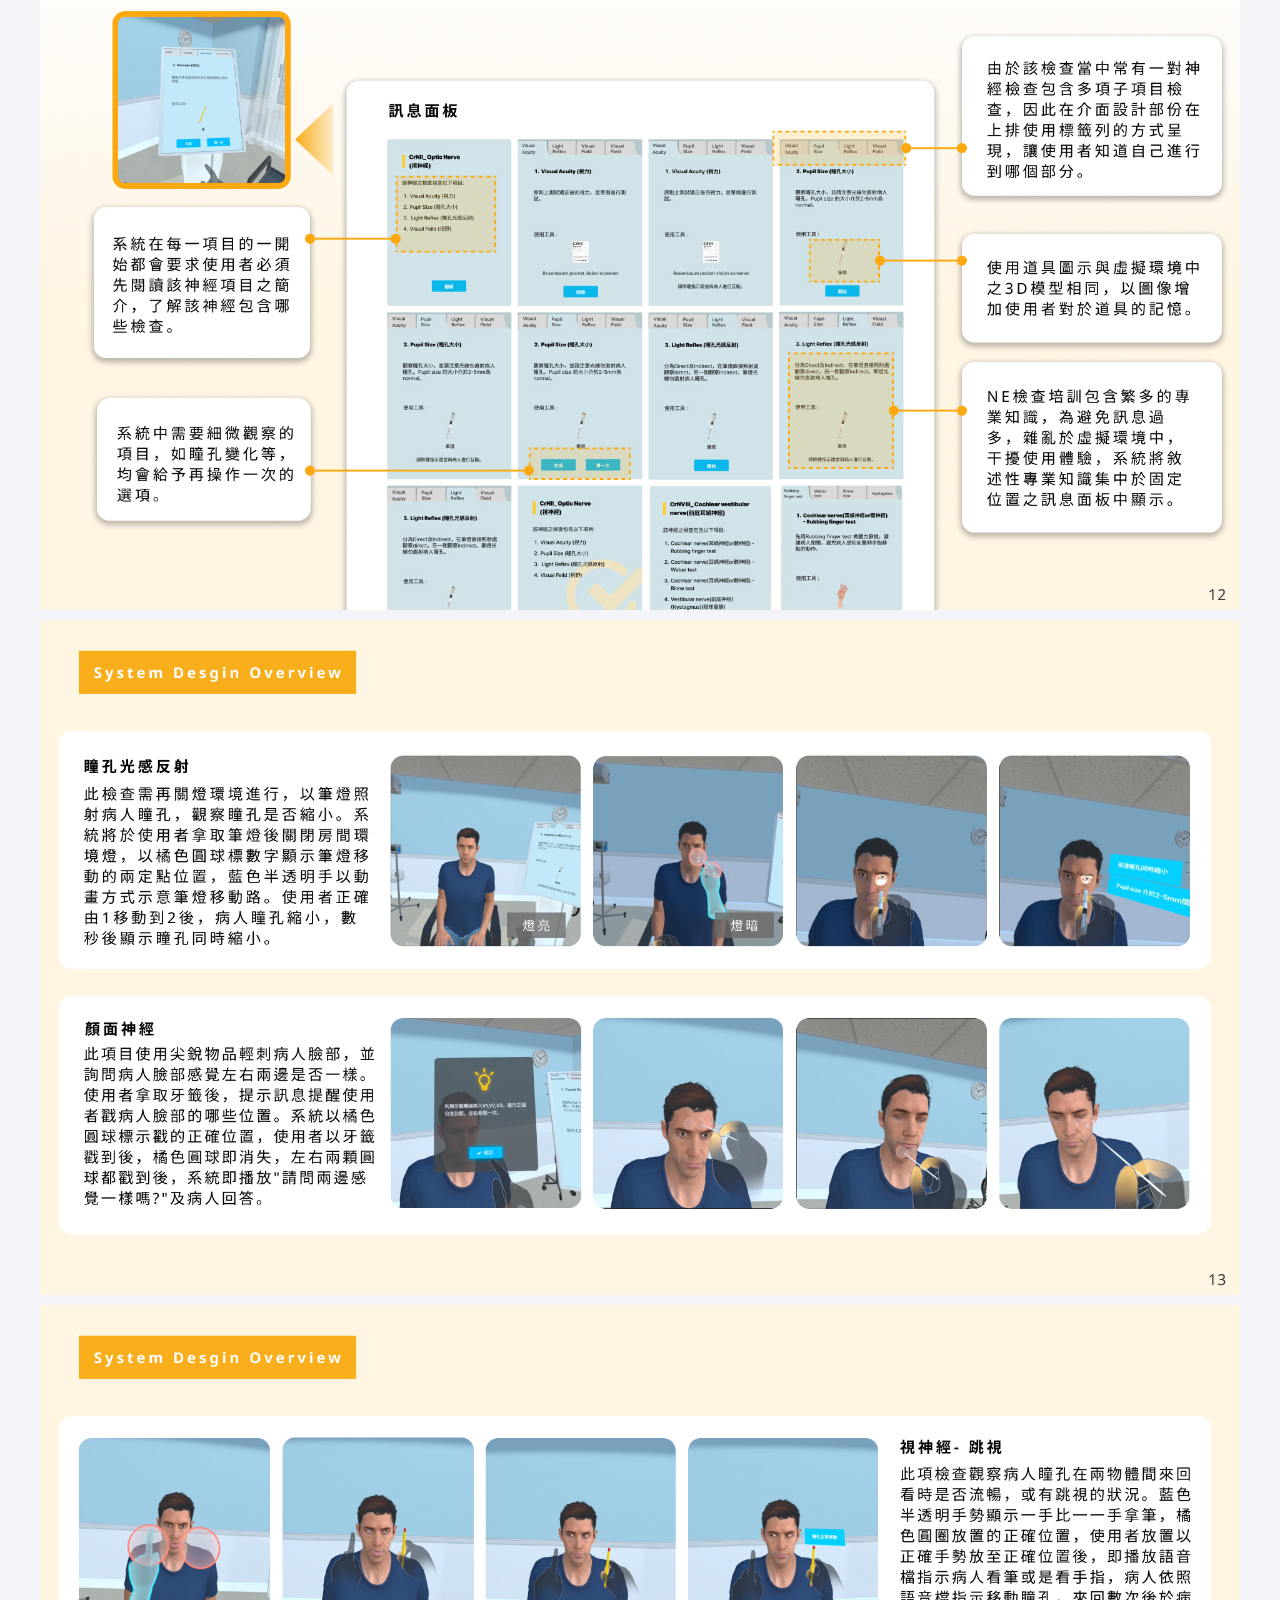
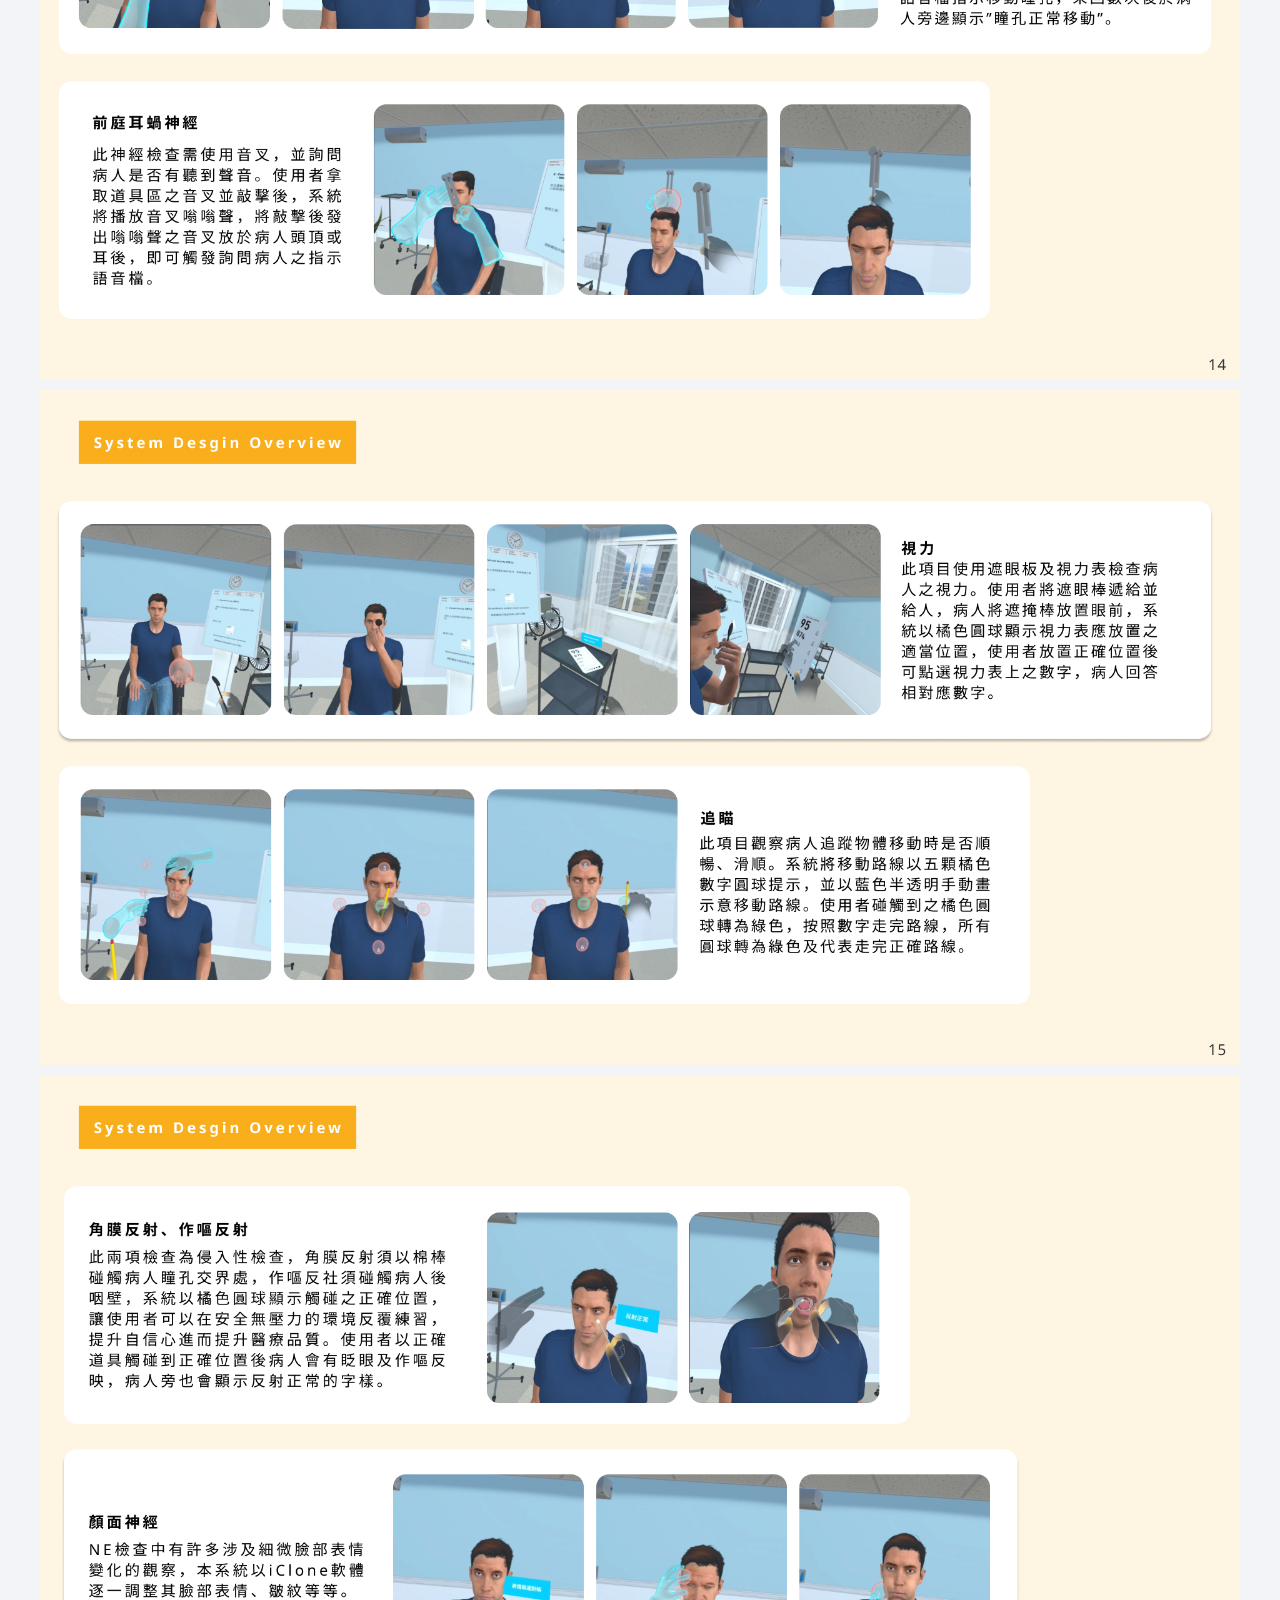
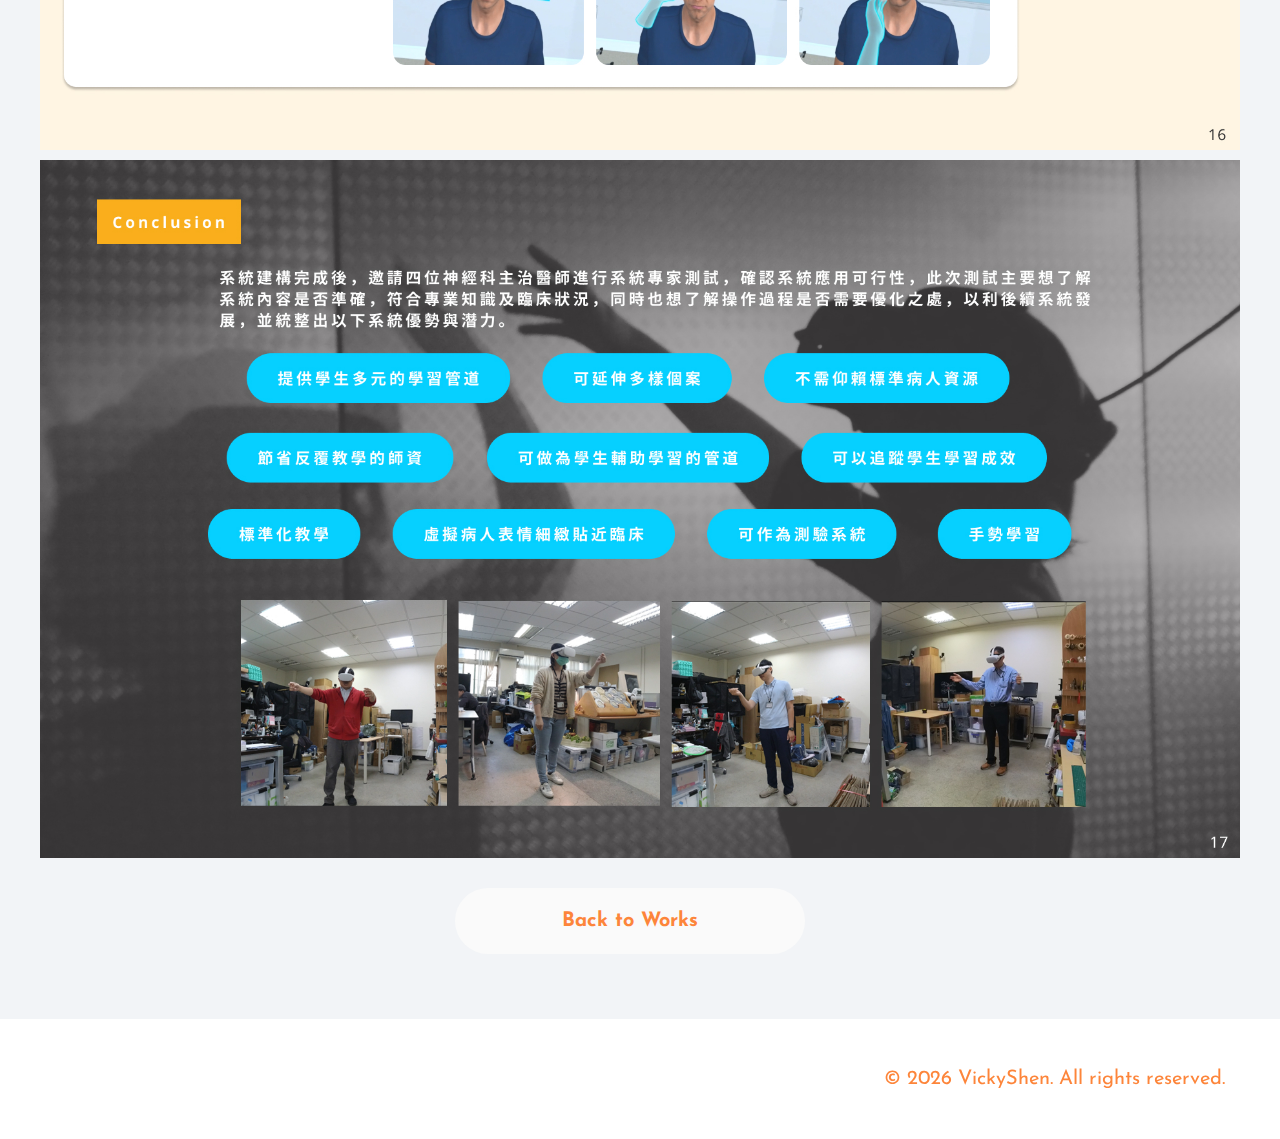
<file: works-ne.html>
<!doctype html>
<html class="no-js" lang="zxx">
<head>
    <meta charset="utf-8">
    <meta http-equiv="x-ua-compatible" content="ie=edge">
    <title> VickyShen | Works</title>
    <meta name="description" content="">
    <meta name="viewport" content="width=device-width, initial-scale=1">
    <link rel="manifest" href="site.webmanifest">
    <link rel="shortcut icon" type="image/x-icon" href="assets/img/favicon.ico">

	<!-- CSS here -->
	<link rel="stylesheet" href="assets/css/bootstrap.min.css">
	<link rel="stylesheet" href="assets/css/owl.carousel.min.css">
	<link rel="stylesheet" href="assets/css/slicknav.css">
    <link rel="stylesheet" href="assets/css/flaticon.css">
    <link rel="stylesheet" href="assets/css/progressbar_barfiller.css">
    <link rel="stylesheet" href="assets/css/gijgo.css">
    <link rel="stylesheet" href="assets/css/animate.min.css">
    <link rel="stylesheet" href="assets/css/animated-headline.css">
	<link rel="stylesheet" href="assets/css/magnific-popup.css">
	<link rel="stylesheet" href="assets/css/fontawesome-all.min.css">
	<link rel="stylesheet" href="assets/css/themify-icons.css">
	<link rel="stylesheet" href="assets/css/slick.css">
	<link rel="stylesheet" href="assets/css/nice-select.css">
    <link rel="stylesheet" href="assets/css/style.css">
    
</head>
<body>
    <!-- ? Preloader Start -->
    <div id="preloader-active">
        <div class="preloader d-flex align-items-center justify-content-center">
            <div class="preloader-inner position-relative">
                <div class="preloader-circle"></div>
                <div class="preloader-img pere-text">
                    <img src="assets/img/logo/loder.png" alt="">
                </div>
            </div>
        </div>
    </div>
    <!-- Preloader Start -->
    <header>
        <div class="header-area header-transparent">
            <div class="main-header header-sticky">
                <div class="container-fluid">
                    <div class="menu-wrapper d-flex align-items-center justify-content-between">
                        <!-- Logo -->
                        <div class="logo">
                            <a href="index.html"><img src="assets/img/logo/logo.svg" alt=""></a>
                        </div>
                        <!-- Main-menu -->
                        <div class="main-menu f-right d-none d-lg-block">
                            <nav>
                                <ul id="navigation">
                                    <li><a href="index.html">Home</a></li>
                                    <li><a href="about.html">About</a></li>
                                    <li class="active"><a href="works.html">Works</a></li>
                                </ul>
                            </nav>
                        </div>             
                        <!-- Header-btn -->
                        <div class="header-info-right d-none d-lg-block"></div>
                        <!-- Mobile Menu -->
                        <div class="col-12">
                            <div class="mobile_menu d-block d-lg-none"></div>
                        </div>
                    </div>
                </div>
            </div>
        </div>
        <!-- Header End -->
    </header>
    <main>
        <!--? Hero Area Start-->
        <div class="hero-area2 d-flex align-items-center">
            <div class="container">
                <div class="row ">
                    <div class="col-xl-12">
                        <!-- Hero Caption -->
                        <div class="hero-cap pt-100">
                            <h3>神經理學檢查培訓系統</h3>
                        </div>
                    </div>
                </div>
            </div>
        </div>
        <!--Hero Area End-->
        <!--? About 1 Start-->
        <!-- <section class="about-area section-padding40 our-services">
            <div class="container">
                <div class="rwo">
                    <div class="col-xl-12">
                        <div class="section-tittle mb-75 text-center">
                            <h2>My Expertise</h2>
                        </div>
                    </div>
                </div>
                <div class="row d-flex justify-contnet-center">
                    <div class="col-lg-4 col-md-4 col-sm-6">
                        <div class="single-services single-services2 mb-30">
                            <div class="services-cap">
                                <h5>Experience<br> Design</h5>
                                <p>Switzerland where I am a full time Product Designer.</p>
                            </div>
                        </div>
                    </div>
                    <div class="col-lg-4 col-md-4 col-sm-6">
                        <div class="single-services single-services2 mb-30">
                            <div class="services-cap">
                                <h5>Interaction<br> Design</h5>
                                <p>Switzerland where I am a full time Product Designer.</p>
                            </div>
                        </div>
                    </div>
                    <div class="col-lg-4 col-md-4 col-sm-6">
                        <div class="single-services single-services2 mb-30">
                            <div class="services-cap">
                                <h5>Front-end<br> Design</h5>
                                <p>Switzerland where I am a full time Product Designer.</p>
                            </div>
                        </div>
                    </div>
                </div>
            </div>
        </section> -->
        <!-- About  End-->
        <!--? Gallery Area Start -->
        <div class="gallery-area section-padding30">
            <div class="container">
                <!-- <div class="row">
                    <div class="col-lg-12">
                        <div class="section-tittle mb-60">
                            <h2>Selected Portfolios</h2>
                        </div>
                    </div>
                </div> -->
                <div class="row">
                    <div class=" d-sm-block mb-5 pb-4">
                        <div class="single-post">
                            <div class="feature-img" style="padding-bottom: 10px;">
                                <img class="img-fluid" src="assets/img/ne/NE-1.jpg" alt="NE">
                            </div>
                            <div class="feature-img" style="padding-bottom: 10px;">
                                <img class="img-fluid" src="assets/img/ne/NE-2.jpg" alt="NE">
                            </div>
                            <div class="feature-img" style="padding-bottom: 10px;">
                                <img class="img-fluid" src="assets/img/ne/NE-3.jpg" alt="NE">
                            </div>
                            <div class="feature-img" style="padding-bottom: 10px;">
                                <img class="img-fluid" src="assets/img/ne/NE-4.jpg" alt="NE">
                            </div>
                            <div class="feature-img" style="padding-bottom: 10px;">
                                <img class="img-fluid" src="assets/img/ne/NE-5.jpg" alt="NE">
                            </div>
                            <div class="feature-img" style="padding-bottom: 10px;">
                                <img class="img-fluid" src="assets/img/ne/NE-6.jpg" alt="NE">
                            </div>
                            <div class="feature-img" style="padding-bottom: 10px;">
                                <img class="img-fluid" src="assets/img/ne/NE-7.jpg" alt="NE">
                            </div>
                            <div class="feature-img" style="padding-bottom: 10px;">
                                <img class="img-fluid" src="assets/img/ne/NE-8.jpg" alt="NE">
                            </div>
                            <div class="feature-img" style="padding-bottom: 10px;">
                                <img class="img-fluid" src="assets/img/ne/NE-9.jpg" alt="NE">
                            </div>
                            <div class="feature-img" style="padding-bottom: 10px;">
                                <img class="img-fluid" src="assets/img/ne/NE-10.jpg" alt="NE">
                            </div>
                            <div class="feature-img" style="padding-bottom: 10px;">
                                <img class="img-fluid" src="assets/img/ne/NE-11.jpg" alt="NE">
                            </div>
                            <div class="feature-img" style="padding-bottom: 10px;">
                                <img class="img-fluid" src="assets/img/ne/NE-12.jpg" alt="NE">
                            </div>
                            <div class="feature-img" style="padding-bottom: 10px;">
                                <img class="img-fluid" src="assets/img/ne/NE-13.jpg" alt="NE">
                            </div>
                            <div class="feature-img" style="padding-bottom: 10px;">
                                <img class="img-fluid" src="assets/img/ne/NE-14.jpg" alt="NE">
                            </div>
                            <div class="feature-img" style="padding-bottom: 10px;">
                                <img class="img-fluid" src="assets/img/ne/NE-15.jpg" alt="NE">
                            </div>
                            <div class="feature-img" style="padding-bottom: 10px;">
                                <img class="img-fluid" src="assets/img/ne/NE-16.jpg" alt="NE">
                            </div>
                            <div class="feature-img" style="padding-bottom: 20px;">
                                <img class="img-fluid" src="assets/img/ne/NE-17.jpg" alt="NE">
                            </div>
                        </div>
                        <div class="col-lg-8">
                            <a href="works.html" class="white-btn">Back to Works</a>
                        </div>
                    </div>
                </div>
            </div>
        </div>
        <!-- Gallery Area End -->
    </main>
    <footer>
        <div class="footer-wrappr">
            <div class="footer-top">
                <!-- Want To work -->
                <!-- <section class="wantToWork-area ">
                    <div class="container">
                        <div class="wants-wrapper w-padding2">
                            <div class="row align-items-center justify-content-between">
                                <div class="col-xl-7 col-lg-9 col-md-8">
                                    <div class="wantToWork-caption wantToWork-caption2">
                                        <h2>Do you want to know more about me?</h2>
                                    </div>
                                </div>
                                <div class="col-xl-2 col-lg-3 col-md-4">
                                    <a href="#" class="btn white-btn f-right sm-left">Download CV</a>
                                </div>
                            </div>
                        </div>
                    </div>
                </section> -->
                <!-- Want To work End -->
                <!-- <div class="container">
                    <div class="row">
                        <div class="col-lg-12"> -->
                            <!-- contact-form -->
                            <!-- <div class="form-wrapper">
                                <div class="row ">
                                    <div class="col-xl-12">
                                        <div class="small-tittle mb-30">
                                            <h4>Contact Me</h4>
                                        </div>
                                    </div>
                                </div>
                                <form id="contact-form" action="#" method="POST">
                                    <div class="row">
                                        <div class="col-lg-4 col-md-6">
                                            <div class="form-box user-icon mb-25">
                                                <input type="text" name="name" placeholder="Your name">
                                            </div>
                                        </div>
                                        <div class="col-lg-4 col-md-6">
                                            <div class="form-box email-icon mb-25">
                                                <input type="text" name="email" placeholder="Email">
                                            </div>
                                        </div>
                                        <div class="col-lg-4 col-md-6">
                                            <div class="form-box email-icon mb-25">
                                                <input type="text" name="email" placeholder="Subject">
                                            </div>
                                        </div>
                                        <div class="col-lg-12">
                                            <div class="form-box message-icon mb-25">
                                                <textarea name="message" id="message" placeholder="Message"></textarea>
                                            </div>
                                            <div class="submit-info">
                                                <button class="submit-btn2" type="submit">Send Message</button>
                                            </div>
                                        </div>
                                    </div>
                                </form> 
                            </div> -->
                        </div>
                    </div>
                </div>
            </div>
            <!-- footer-bottom area -->
            <div class="footer-bottom-area">
                <div class="container">
                    <div class="footer-border">
                        <div class="row align-items-center">
                            <div class="col-xl-4 col-lg-4">
                                <!-- <div class="footer-social">
                                    <a href="#"><i class="fab fa-twitter"></i></a>
                                    <a href="https://bit.ly/sai4ull"><i class="fab fa-facebook-f"></i></a>
                                    <a href="#"><i class="fab fa-pinterest-p"></i></a>
                                    <a href="#"><i class="fas fa-globe"></i></a>
                                    <a href="#"><i class="fab fa-instagram"></i></a>
                                </div> -->
                            </div>
                            <div class="col-xl-8 col-lg-8">
                                <div class="footer-copy-right f-right">
                                    <p><!-- Link back to Colorlib can't be removed. Template is licensed under CC BY 3.0. -->
                                        &copy; <script>document.write(new Date().getFullYear());</script> VickyShen. All rights reserved.
                                        <!-- Link back to Colorlib can't be removed. Template is licensed under CC BY 3.0. -->
                                    </p>
                                </div>
                            </div>
                        </div>
                    </div>
                </div>
            </div>
        </div>
    </footer>
    <!-- Scroll Up -->
    <div id="back-top" >
        <a title="Go to Top" href="#"> <i class="fas fa-level-up-alt"></i></a>
    </div>
    <!-- JS here -->

    <script src="./assets/js/vendor/modernizr-3.5.0.min.js"></script>
    <!-- Jquery, Popper, Bootstrap -->
    <script src="./assets/js/vendor/jquery-1.12.4.min.js"></script>
    <script src="./assets/js/popper.min.js"></script>
    <script src="./assets/js/bootstrap.min.js"></script>
    <!-- Jquery Mobile Menu -->
    <script src="./assets/js/jquery.slicknav.min.js"></script>

    <!-- Jquery Slick , Owl-Carousel Plugins -->
    <script src="./assets/js/owl.carousel.min.js"></script>
    <script src="./assets/js/slick.min.js"></script>
    <!-- One Page, Animated-HeadLin -->
    <script src="./assets/js/wow.min.js"></script>
    <script src="./assets/js/animated.headline.js"></script>
    <script src="./assets/js/jquery.magnific-popup.js"></script>

    <!-- Date Picker -->
    <script src="./assets/js/gijgo.min.js"></script>
    <!-- Nice-select, sticky -->
    <script src="./assets/js/jquery.nice-select.min.js"></script>
    <script src="./assets/js/jquery.sticky.js"></script>
    <!-- Progress -->
    <script src="./assets/js/jquery.barfiller.js"></script>
    
    <!-- counter , waypoint,Hover Direction -->
    <script src="./assets/js/jquery.counterup.min.js"></script>
    <script src="./assets/js/waypoints.min.js"></script>
    <script src="./assets/js/jquery.countdown.min.js"></script>
    <script src="./assets/js/hover-direction-snake.min.js"></script>

    <!-- contact js -->
    <script src="./assets/js/contact.js"></script>
    <script src="./assets/js/jquery.form.js"></script>
    <script src="./assets/js/jquery.validate.min.js"></script>
    <script src="./assets/js/mail-script.js"></script>
    <script src="./assets/js/jquery.ajaxchimp.min.js"></script>
    
    <!-- Jquery Plugins, main Jquery -->	
    <script src="./assets/js/plugins.js"></script>
    <script src="./assets/js/main.js"></script>


    
    </body>
</html>
</file>
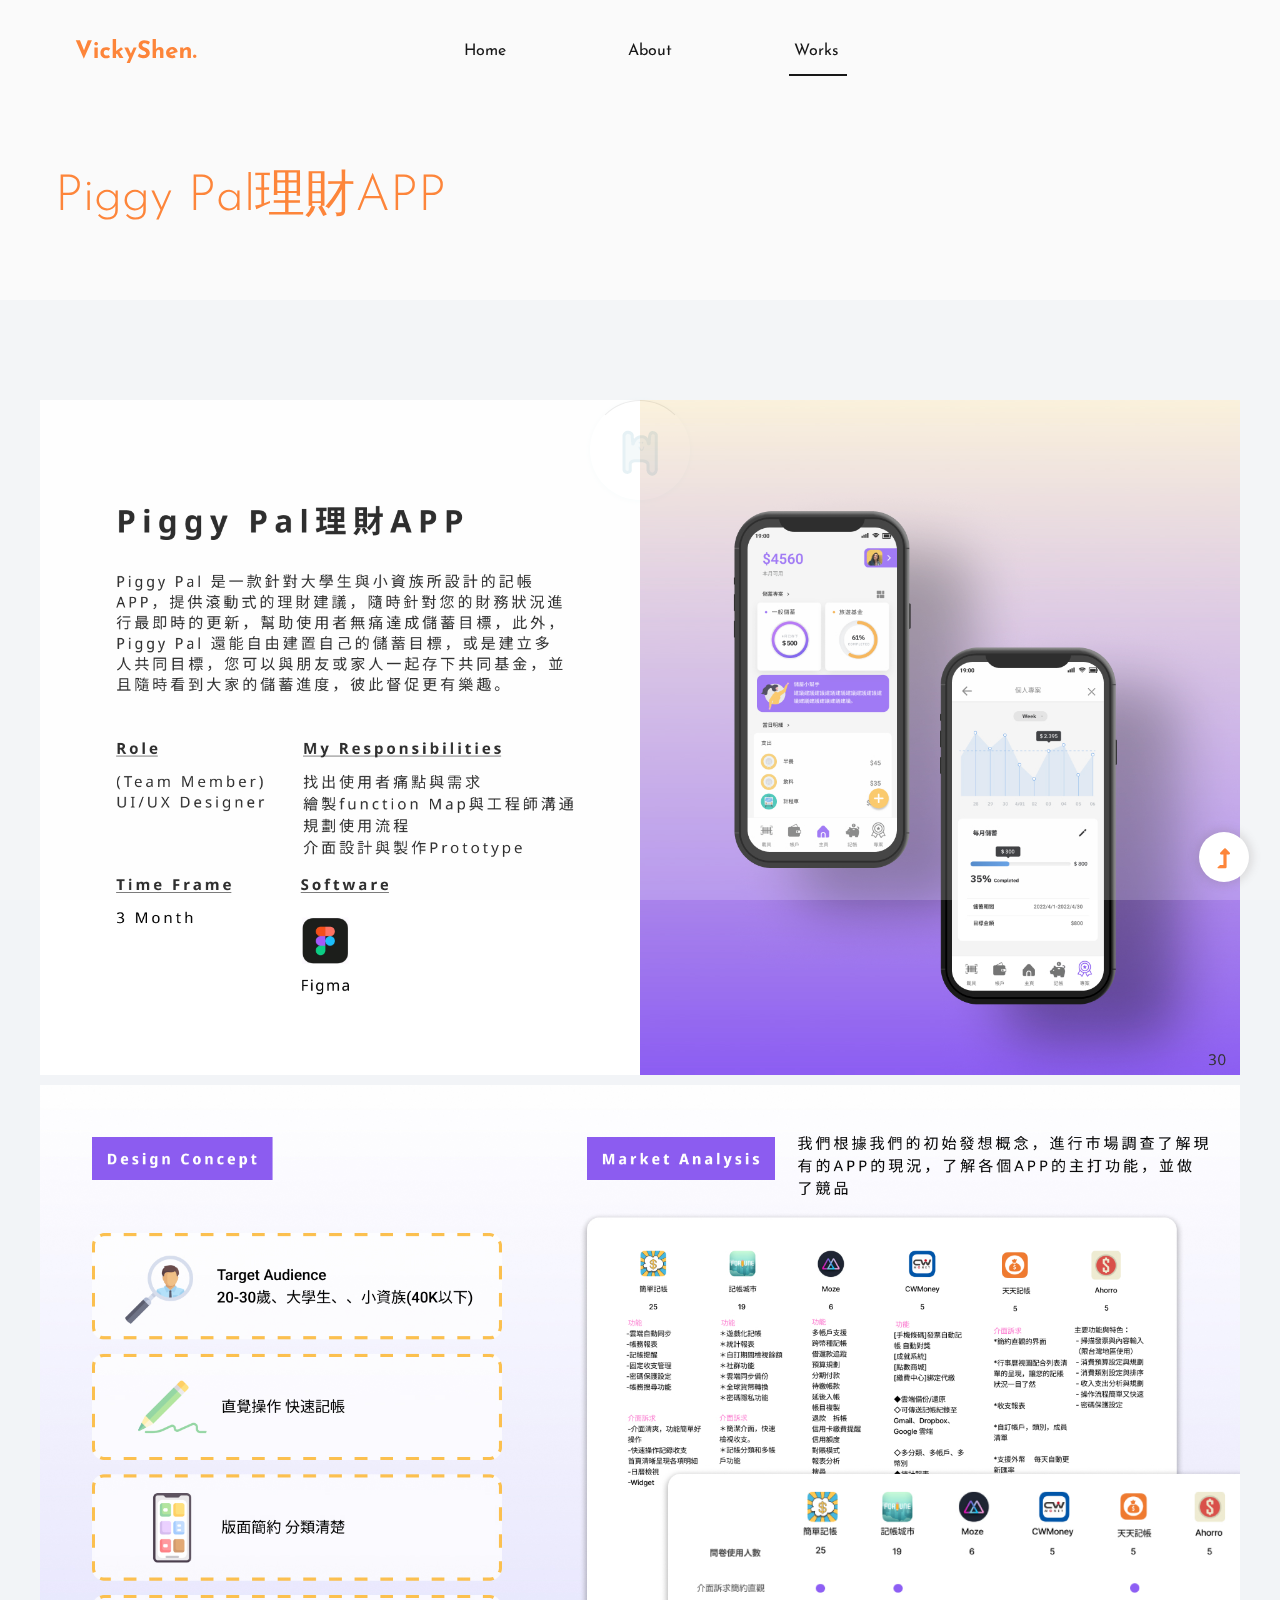
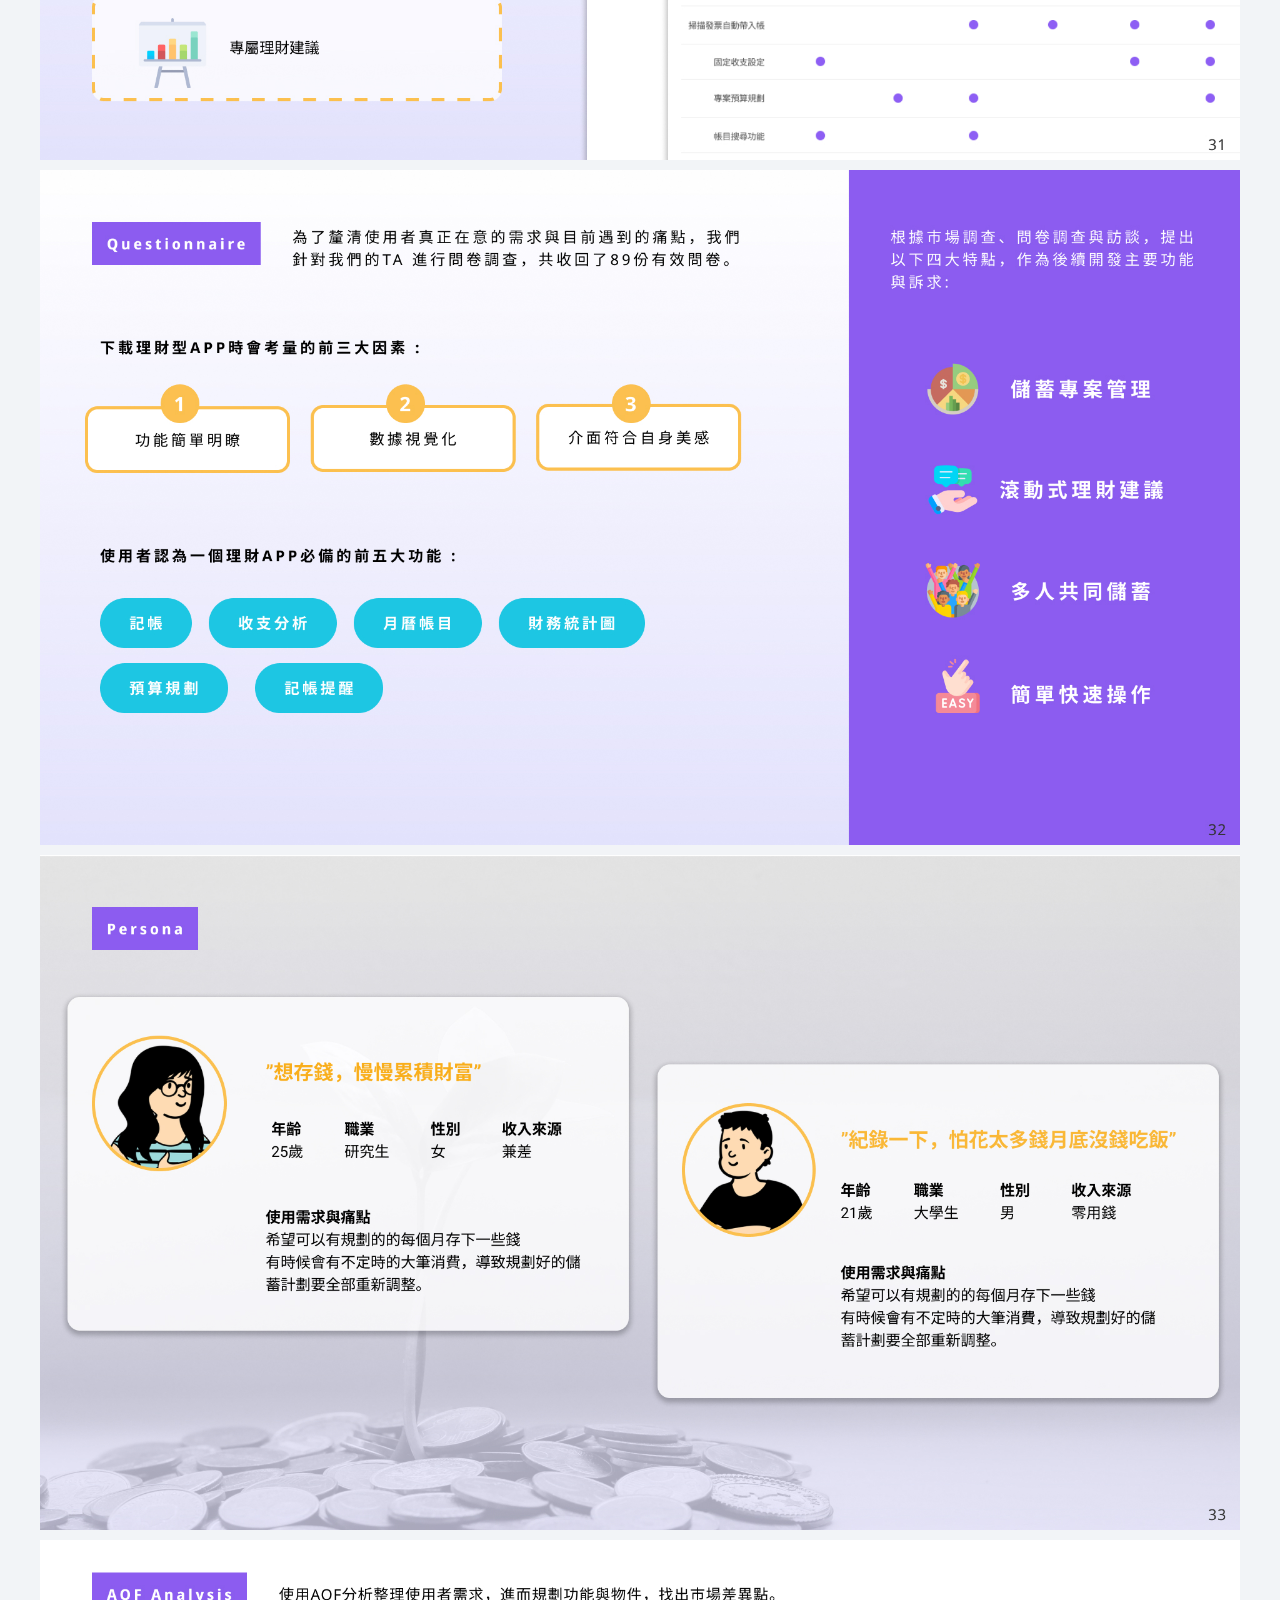
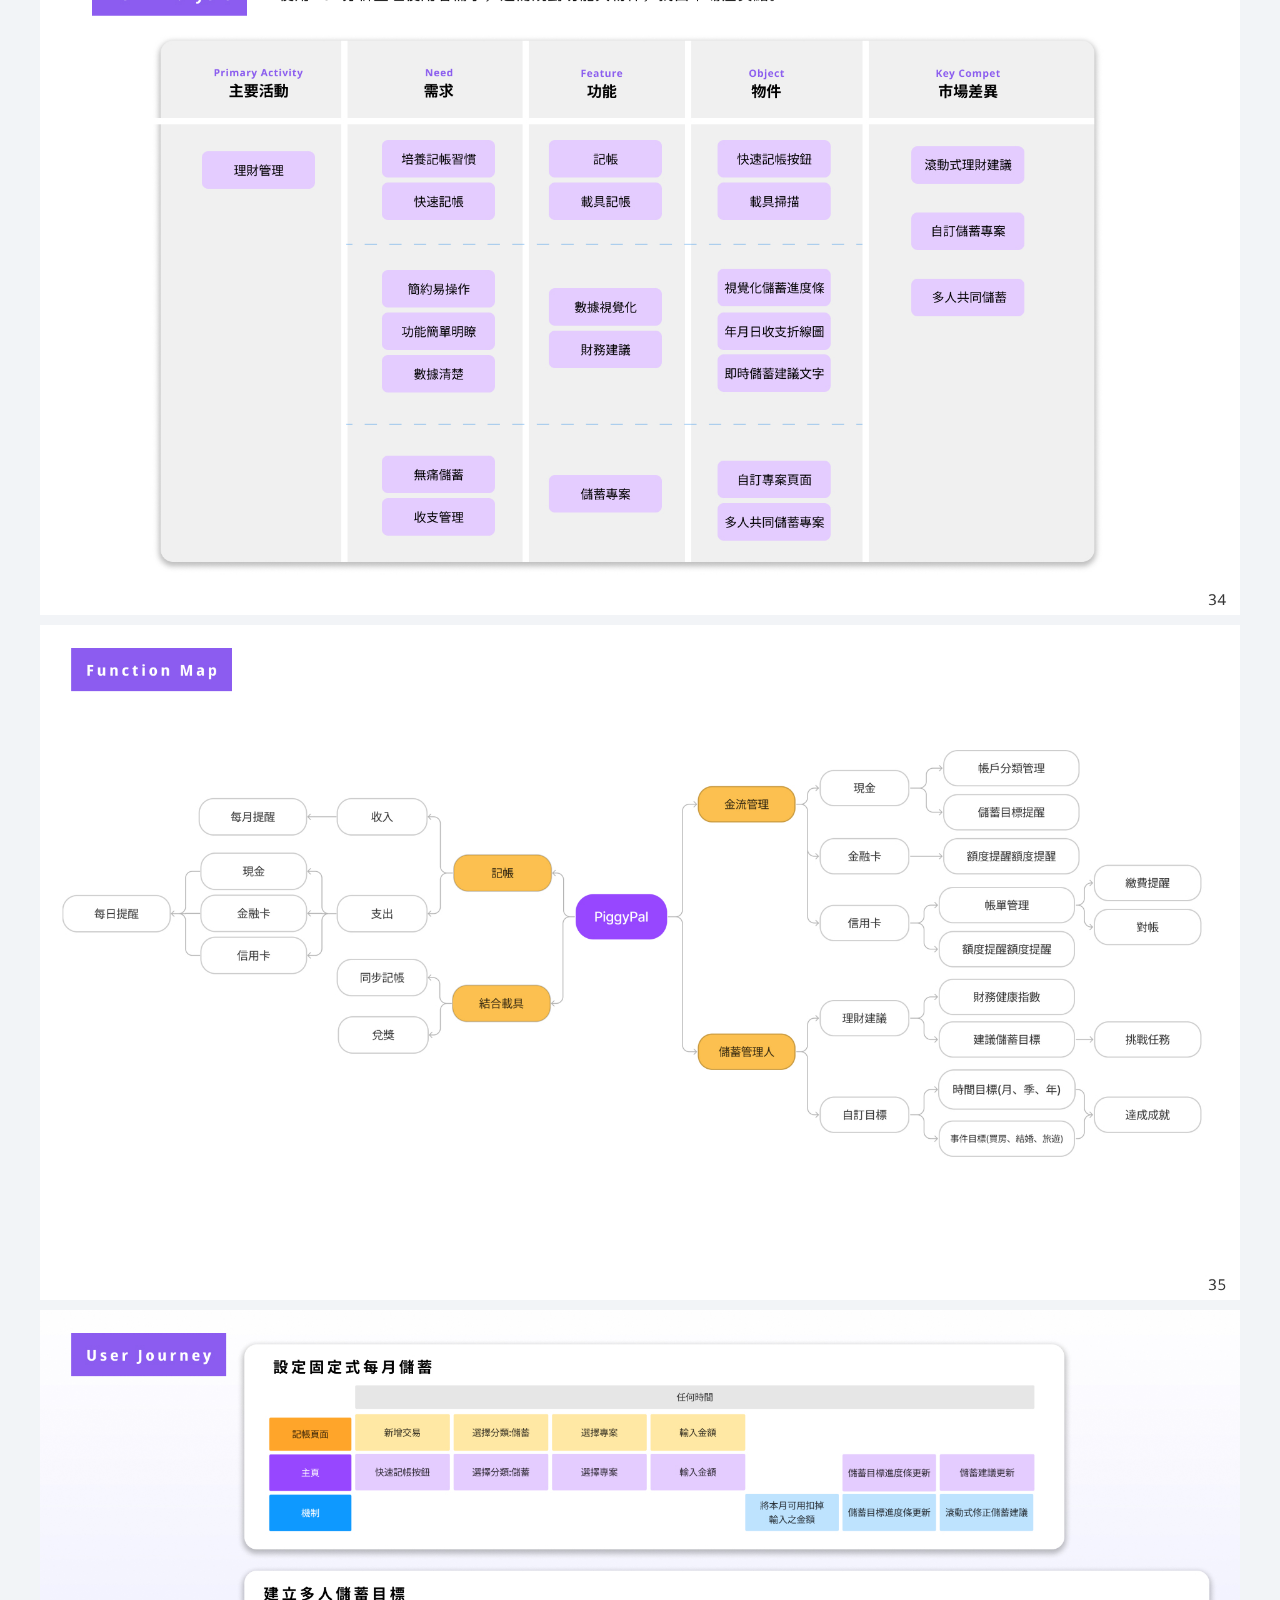
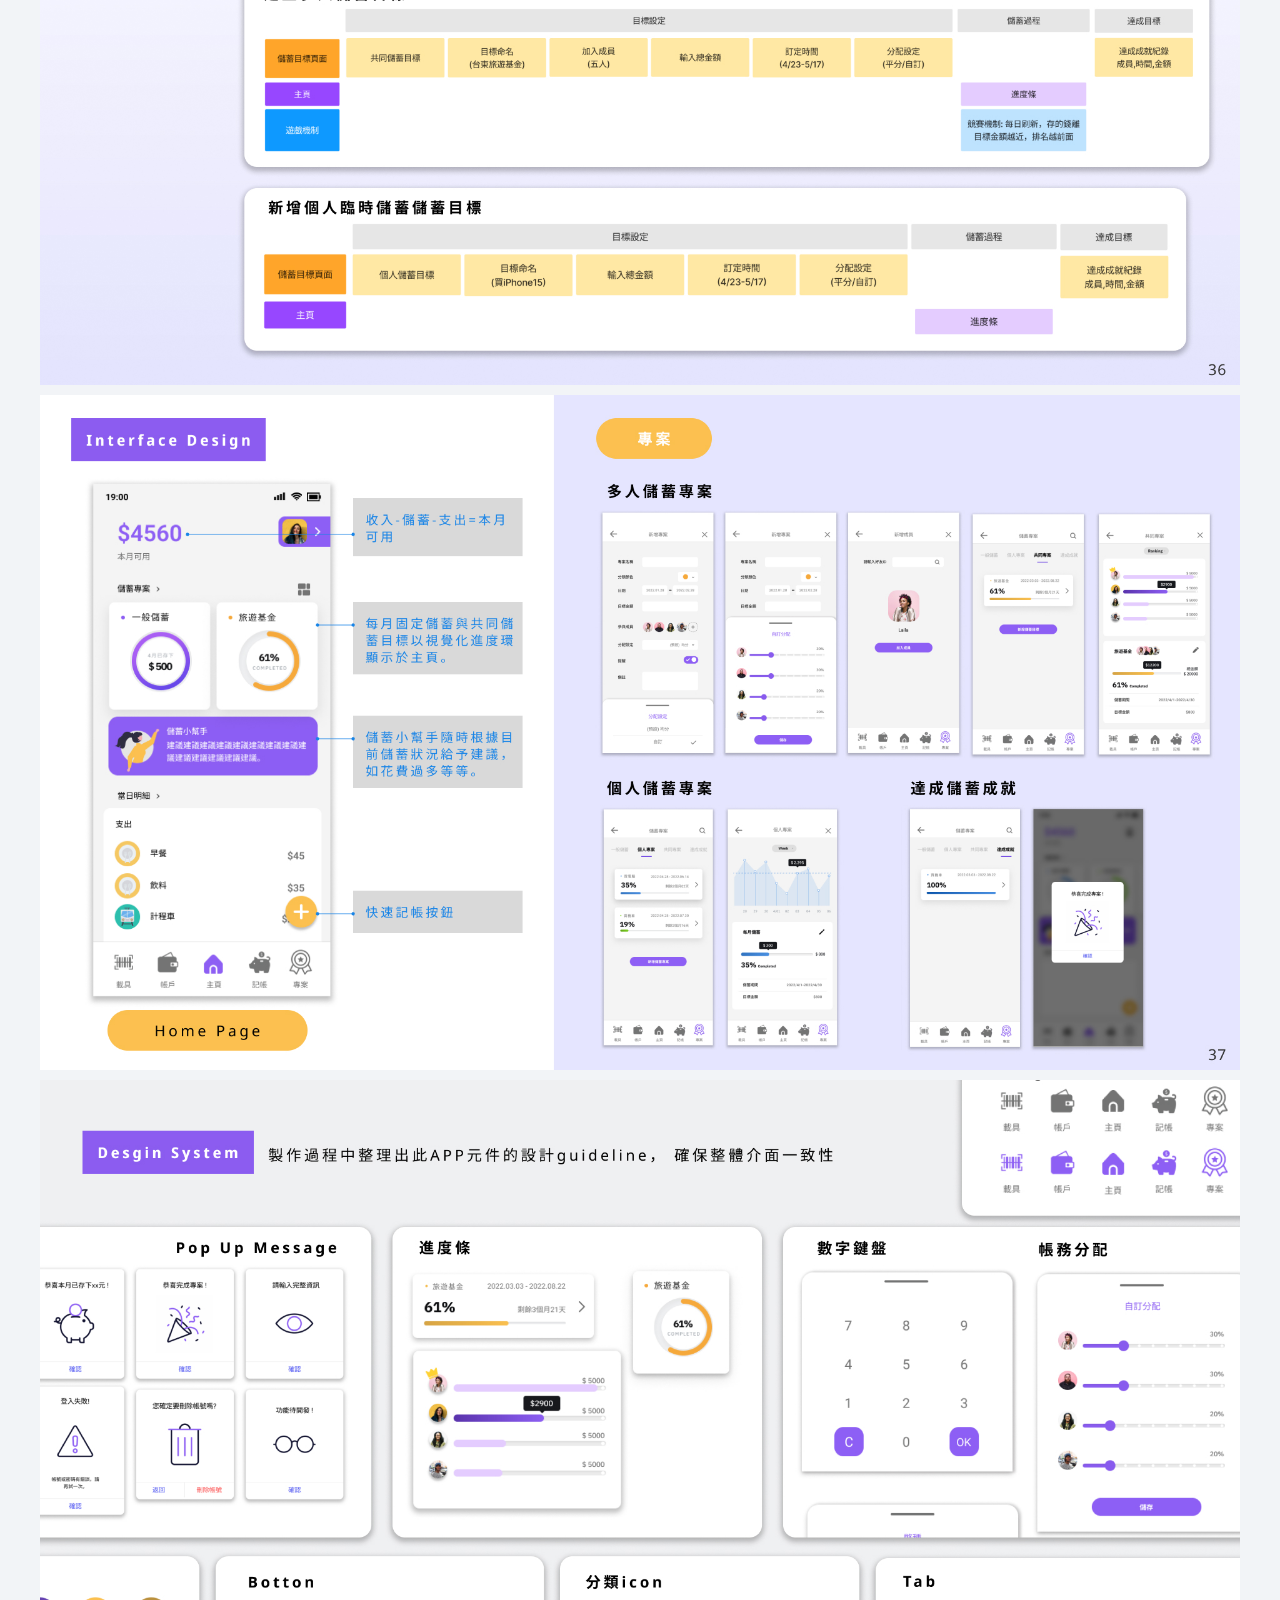
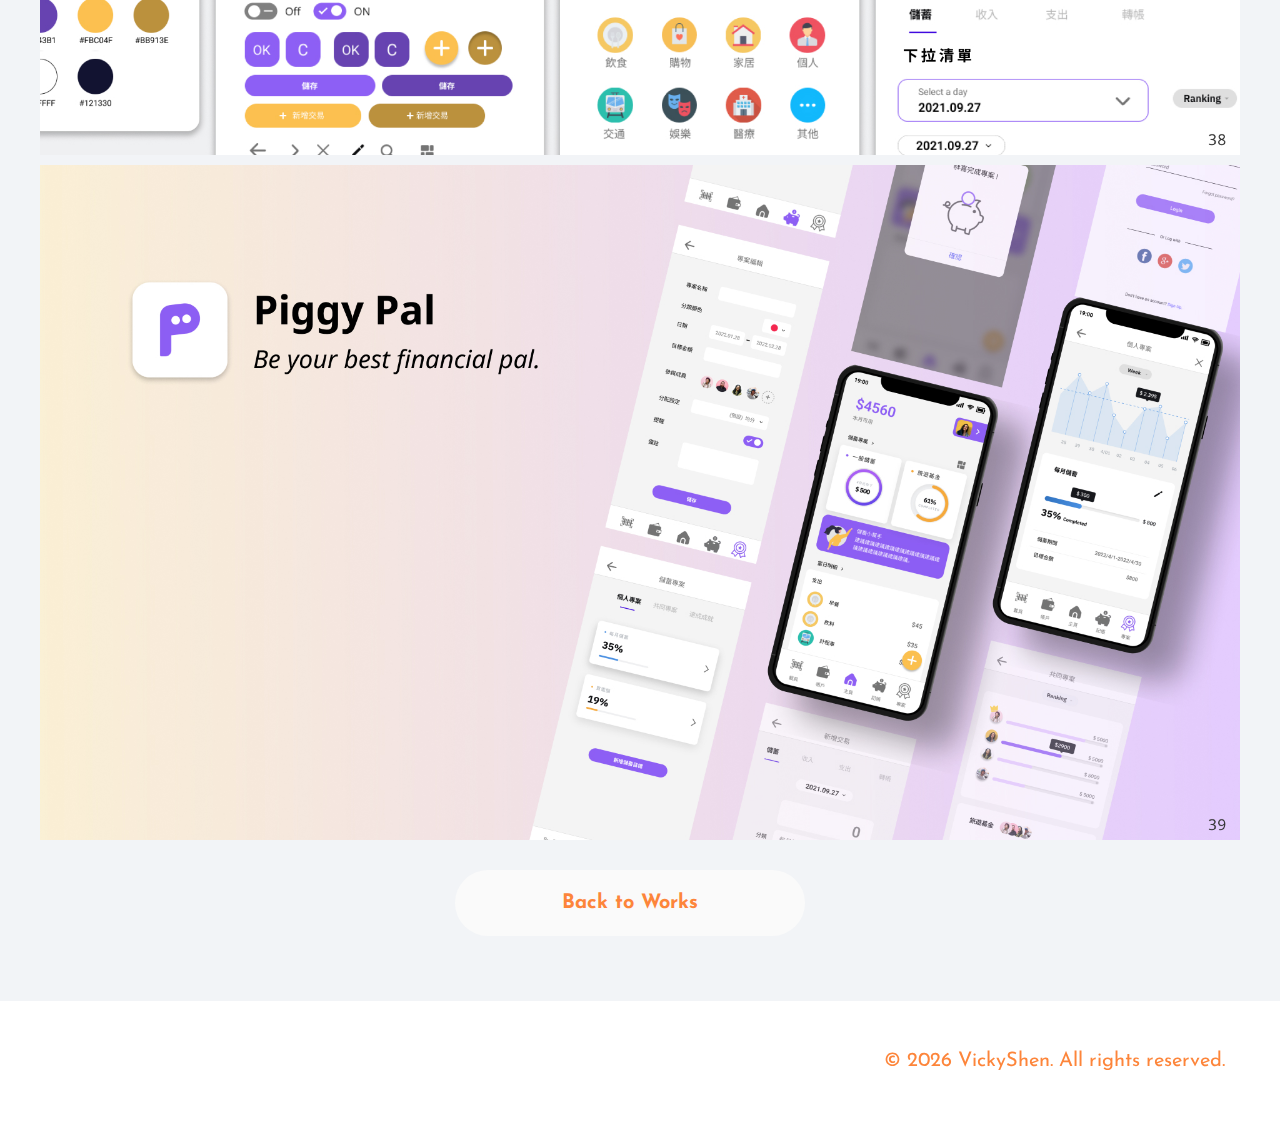
<file: works-piggypal.html>
<!doctype html>
<html class="no-js" lang="zxx">
<head>
    <meta charset="utf-8">
    <meta http-equiv="x-ua-compatible" content="ie=edge">
    <title> VickyShen | Works</title>
    <meta name="description" content="">
    <meta name="viewport" content="width=device-width, initial-scale=1">
    <link rel="manifest" href="site.webmanifest">
    <link rel="shortcut icon" type="image/x-icon" href="assets/img/favicon.ico">

	<!-- CSS here -->
	<link rel="stylesheet" href="assets/css/bootstrap.min.css">
	<link rel="stylesheet" href="assets/css/owl.carousel.min.css">
	<link rel="stylesheet" href="assets/css/slicknav.css">
    <link rel="stylesheet" href="assets/css/flaticon.css">
    <link rel="stylesheet" href="assets/css/progressbar_barfiller.css">
    <link rel="stylesheet" href="assets/css/gijgo.css">
    <link rel="stylesheet" href="assets/css/animate.min.css">
    <link rel="stylesheet" href="assets/css/animated-headline.css">
	<link rel="stylesheet" href="assets/css/magnific-popup.css">
	<link rel="stylesheet" href="assets/css/fontawesome-all.min.css">
	<link rel="stylesheet" href="assets/css/themify-icons.css">
	<link rel="stylesheet" href="assets/css/slick.css">
	<link rel="stylesheet" href="assets/css/nice-select.css">
    <link rel="stylesheet" href="assets/css/style.css">
    
</head>
<body>
    <!-- ? Preloader Start -->
    <div id="preloader-active">
        <div class="preloader d-flex align-items-center justify-content-center">
            <div class="preloader-inner position-relative">
                <div class="preloader-circle"></div>
                <div class="preloader-img pere-text">
                    <img src="assets/img/logo/loder.png" alt="">
                </div>
            </div>
        </div>
    </div>
    <!-- Preloader Start -->
    <header>
        <div class="header-area header-transparent">
            <div class="main-header header-sticky">
                <div class="container-fluid">
                    <div class="menu-wrapper d-flex align-items-center justify-content-between">
                        <!-- Logo -->
                        <div class="logo">
                            <a href="index.html"><img src="assets/img/logo/logo.svg" alt=""></a>
                        </div>
                        <!-- Main-menu -->
                        <div class="main-menu f-right d-none d-lg-block">
                            <nav>
                                <ul id="navigation">
                                    <li><a href="index.html">Home</a></li>
                                    <li><a href="about.html">About</a></li>
                                    <li class="active"><a href="works.html">Works</a></li>
                                </ul>
                            </nav>
                        </div>             
                        <!-- Header-btn -->
                        <div class="header-info-right d-none d-lg-block"></div>
                        <!-- Mobile Menu -->
                        <div class="col-12">
                            <div class="mobile_menu d-block d-lg-none"></div>
                        </div>
                    </div>
                </div>
            </div>
        </div>
        <!-- Header End -->
    </header>
    <main>
        <!--? Hero Area Start-->
        <div class="hero-area2 d-flex align-items-center">
            <div class="container">
                <div class="row ">
                    <div class="col-xl-12">
                        <!-- Hero Caption -->
                        <div class="hero-cap pt-100">
                            <h3>Piggy Pal理財APP</h3>
                        </div>
                    </div>
                </div>
            </div>
        </div>
        <!--Hero Area End-->
        <!--? About 1 Start-->
        <!-- <section class="about-area section-padding40 our-services">
            <div class="container">
                <div class="rwo">
                    <div class="col-xl-12">
                        <div class="section-tittle mb-75 text-center">
                            <h2>My Expertise</h2>
                        </div>
                    </div>
                </div>
                <div class="row d-flex justify-contnet-center">
                    <div class="col-lg-4 col-md-4 col-sm-6">
                        <div class="single-services single-services2 mb-30">
                            <div class="services-cap">
                                <h5>Experience<br> Design</h5>
                                <p>Switzerland where I am a full time Product Designer.</p>
                            </div>
                        </div>
                    </div>
                    <div class="col-lg-4 col-md-4 col-sm-6">
                        <div class="single-services single-services2 mb-30">
                            <div class="services-cap">
                                <h5>Interaction<br> Design</h5>
                                <p>Switzerland where I am a full time Product Designer.</p>
                            </div>
                        </div>
                    </div>
                    <div class="col-lg-4 col-md-4 col-sm-6">
                        <div class="single-services single-services2 mb-30">
                            <div class="services-cap">
                                <h5>Front-end<br> Design</h5>
                                <p>Switzerland where I am a full time Product Designer.</p>
                            </div>
                        </div>
                    </div>
                </div>
            </div>
        </section> -->
        <!-- About  End-->
        <!--? Gallery Area Start -->
        <div class="gallery-area section-padding30">
            <div class="container">
                <!-- <div class="row">
                    <div class="col-lg-12">
                        <div class="section-tittle mb-60">
                            <h2>Selected Portfolios</h2>
                        </div>
                    </div>
                </div> -->
                <div class="row">
                    <div class=" d-sm-block mb-5 pb-4">
                        <div class="single-post">
                            <div class="feature-img" style="padding-bottom: 10px;">
                                <img class="img-fluid" src="assets/img/piggypal/PiggyPal-1.jpg" alt="PiggyPal">
                            </div>
                            <div class="feature-img" style="padding-bottom: 10px;">
                                <img class="img-fluid" src="assets/img/piggypal/PiggyPal-2.jpg" alt="PiggyPal">
                            </div>
                            <div class="feature-img" style="padding-bottom: 10px;">
                                <img class="img-fluid" src="assets/img/piggypal/PiggyPal-3.jpg" alt="PiggyPal">
                            </div>
                            <div class="feature-img" style="padding-bottom: 10px;">
                                <img class="img-fluid" src="assets/img/piggypal/PiggyPal-4.jpg" alt="PiggyPal">
                            </div>
                            <div class="feature-img" style="padding-bottom: 10px;">
                                <img class="img-fluid" src="assets/img/piggypal/PiggyPal-5.jpg" alt="PiggyPal">
                            </div>
                            <div class="feature-img" style="padding-bottom: 10px;">
                                <img class="img-fluid" src="assets/img/piggypal/PiggyPal-6.jpg" alt="PiggyPal">
                            </div>
                            <div class="feature-img" style="padding-bottom: 10px;">
                                <img class="img-fluid" src="assets/img/piggypal/PiggyPal-7.jpg" alt="PiggyPal">
                            </div>
                            <div class="feature-img" style="padding-bottom: 10px;">
                                <img class="img-fluid" src="assets/img/piggypal/PiggyPal-8.jpg" alt="PiggyPal">
                            </div>
                            <div class="feature-img" style="padding-bottom: 10px;">
                                <img class="img-fluid" src="assets/img/piggypal/PiggyPal-9.jpg" alt="PiggyPal">
                            </div>
                            <div class="feature-img" style="padding-bottom: 20px;">
                                <img class="img-fluid" src="assets/img/piggypal/PiggyPal-10.jpg" alt="PiggyPal">
                            </div>
                        </div>
                        <div class="col-lg-8">
                            <a href="works.html" class="white-btn">Back to Works</a>
                        </div>
                    </div>
                </div>
            </div>
        </div>
        <!-- Gallery Area End -->
    </main>
    <footer>
        <div class="footer-wrappr">
            <div class="footer-top">
                <!-- Want To work -->
                <!-- <section class="wantToWork-area ">
                    <div class="container">
                        <div class="wants-wrapper w-padding2">
                            <div class="row align-items-center justify-content-between">
                                <div class="col-xl-7 col-lg-9 col-md-8">
                                    <div class="wantToWork-caption wantToWork-caption2">
                                        <h2>Do you want to know more about me?</h2>
                                    </div>
                                </div>
                                <div class="col-xl-2 col-lg-3 col-md-4">
                                    <a href="#" class="btn white-btn f-right sm-left">Download CV</a>
                                </div>
                            </div>
                        </div>
                    </div>
                </section> -->
                <!-- Want To work End -->
                <!-- <div class="container">
                    <div class="row">
                        <div class="col-lg-12"> -->
                            <!-- contact-form -->
                            <!-- <div class="form-wrapper">
                                <div class="row ">
                                    <div class="col-xl-12">
                                        <div class="small-tittle mb-30">
                                            <h4>Contact Me</h4>
                                        </div>
                                    </div>
                                </div>
                                <form id="contact-form" action="#" method="POST">
                                    <div class="row">
                                        <div class="col-lg-4 col-md-6">
                                            <div class="form-box user-icon mb-25">
                                                <input type="text" name="name" placeholder="Your name">
                                            </div>
                                        </div>
                                        <div class="col-lg-4 col-md-6">
                                            <div class="form-box email-icon mb-25">
                                                <input type="text" name="email" placeholder="Email">
                                            </div>
                                        </div>
                                        <div class="col-lg-4 col-md-6">
                                            <div class="form-box email-icon mb-25">
                                                <input type="text" name="email" placeholder="Subject">
                                            </div>
                                        </div>
                                        <div class="col-lg-12">
                                            <div class="form-box message-icon mb-25">
                                                <textarea name="message" id="message" placeholder="Message"></textarea>
                                            </div>
                                            <div class="submit-info">
                                                <button class="submit-btn2" type="submit">Send Message</button>
                                            </div>
                                        </div>
                                    </div>
                                </form> 
                            </div> -->
                        </div>
                    </div>
                </div>
            </div>
            <!-- footer-bottom area -->
            <div class="footer-bottom-area">
                <div class="container">
                    <div class="footer-border">
                        <div class="row align-items-center">
                            <div class="col-xl-4 col-lg-4">
                                <!-- <div class="footer-social">
                                    <a href="#"><i class="fab fa-twitter"></i></a>
                                    <a href="https://bit.ly/sai4ull"><i class="fab fa-facebook-f"></i></a>
                                    <a href="#"><i class="fab fa-pinterest-p"></i></a>
                                    <a href="#"><i class="fas fa-globe"></i></a>
                                    <a href="#"><i class="fab fa-instagram"></i></a>
                                </div> -->
                            </div>
                            <div class="col-xl-8 col-lg-8">
                                <div class="footer-copy-right f-right">
                                    <p><!-- Link back to Colorlib can't be removed. Template is licensed under CC BY 3.0. -->
                                        &copy; <script>document.write(new Date().getFullYear());</script> VickyShen. All rights reserved.
                                        <!-- Link back to Colorlib can't be removed. Template is licensed under CC BY 3.0. -->
                                    </p>
                                </div>
                            </div>
                        </div>
                    </div>
                </div>
            </div>
        </div>
    </footer>
    <!-- Scroll Up -->
    <div id="back-top" >
        <a title="Go to Top" href="#"> <i class="fas fa-level-up-alt"></i></a>
    </div>
    <!-- JS here -->

    <script src="./assets/js/vendor/modernizr-3.5.0.min.js"></script>
    <!-- Jquery, Popper, Bootstrap -->
    <script src="./assets/js/vendor/jquery-1.12.4.min.js"></script>
    <script src="./assets/js/popper.min.js"></script>
    <script src="./assets/js/bootstrap.min.js"></script>
    <!-- Jquery Mobile Menu -->
    <script src="./assets/js/jquery.slicknav.min.js"></script>

    <!-- Jquery Slick , Owl-Carousel Plugins -->
    <script src="./assets/js/owl.carousel.min.js"></script>
    <script src="./assets/js/slick.min.js"></script>
    <!-- One Page, Animated-HeadLin -->
    <script src="./assets/js/wow.min.js"></script>
    <script src="./assets/js/animated.headline.js"></script>
    <script src="./assets/js/jquery.magnific-popup.js"></script>

    <!-- Date Picker -->
    <script src="./assets/js/gijgo.min.js"></script>
    <!-- Nice-select, sticky -->
    <script src="./assets/js/jquery.nice-select.min.js"></script>
    <script src="./assets/js/jquery.sticky.js"></script>
    <!-- Progress -->
    <script src="./assets/js/jquery.barfiller.js"></script>
    
    <!-- counter , waypoint,Hover Direction -->
    <script src="./assets/js/jquery.counterup.min.js"></script>
    <script src="./assets/js/waypoints.min.js"></script>
    <script src="./assets/js/jquery.countdown.min.js"></script>
    <script src="./assets/js/hover-direction-snake.min.js"></script>

    <!-- contact js -->
    <script src="./assets/js/contact.js"></script>
    <script src="./assets/js/jquery.form.js"></script>
    <script src="./assets/js/jquery.validate.min.js"></script>
    <script src="./assets/js/mail-script.js"></script>
    <script src="./assets/js/jquery.ajaxchimp.min.js"></script>
    
    <!-- Jquery Plugins, main Jquery -->	
    <script src="./assets/js/plugins.js"></script>
    <script src="./assets/js/main.js"></script>


    
    </body>
</html>
</file>
<file: assets/css/themify-icons.css>
@font-face {
	font-family: 'themify';
	src:url('../fonts/themify.eot?-fvbane');


	src:url('../fonts/themify.eot?#iefix-fvbane') format('embedded-opentype'),
		url('../fonts/themify.woff?-fvbane') format('woff'),
		url('../fonts/themify.ttf?-fvbane') format('truetype'),
		url('../fonts/themify.svg?-fvbane#themify') format('svg');
	font-weight: normal;
	font-style: normal;
}

[class^="ti-"], [class*=" ti-"] {
	font-family: 'themify';
	speak: none;
	font-style: normal;
	font-weight: normal;
	font-variant: normal;
	text-transform: none;
	line-height: 1;

	/* Better Font Rendering =========== */
	-webkit-font-smoothing: antialiased;
	-moz-osx-font-smoothing: grayscale;
}

.ti-wand:before {
	content: "\e600";
}
.ti-volume:before {
	content: "\e601";
}
.ti-user:before {
	content: "\e602";
}
.ti-unlock:before {
	content: "\e603";
}
.ti-unlink:before {
	content: "\e604";
}
.ti-trash:before {
	content: "\e605";
}
.ti-thought:before {
	content: "\e606";
}
.ti-target:before {
	content: "\e607";
}
.ti-tag:before {
	content: "\e608";
}
.ti-tablet:before {
	content: "\e609";
}
.ti-star:before {
	content: "\e60a";
}
.ti-spray:before {
	content: "\e60b";
}
.ti-signal:before {
	content: "\e60c";
}
.ti-shopping-cart:before {
	content: "\e60d";
}
.ti-shopping-cart-full:before {
	content: "\e60e";
}
.ti-settings:before {
	content: "\e60f";
}
.ti-search:before {
	content: "\e610";
}
.ti-zoom-in:before {
	content: "\e611";
}
.ti-zoom-out:before {
	content: "\e612";
}
.ti-cut:before {
	content: "\e613";
}
.ti-ruler:before {
	content: "\e614";
}
.ti-ruler-pencil:before {
	content: "\e615";
}
.ti-ruler-alt:before {
	content: "\e616";
}
.ti-bookmark:before {
	content: "\e617";
}
.ti-bookmark-alt:before {
	content: "\e618";
}
.ti-reload:before {
	content: "\e619";
}
.ti-plus:before {
	content: "\e61a";
}
.ti-pin:before {
	content: "\e61b";
}
.ti-pencil:before {
	content: "\e61c";
}
.ti-pencil-alt:before {
	content: "\e61d";
}
.ti-paint-roller:before {
	content: "\e61e";
}
.ti-paint-bucket:before {
	content: "\e61f";
}
.ti-na:before {
	content: "\e620";
}
.ti-mobile:before {
	content: "\e621";
}
.ti-minus:before {
	content: "\e622";
}
.ti-medall:before {
	content: "\e623";
}
.ti-medall-alt:before {
	content: "\e624";
}
.ti-marker:before {
	content: "\e625";
}
.ti-marker-alt:before {
	content: "\e626";
}
.ti-arrow-up:before {
	content: "\e627";
}
.ti-arrow-right:before {
	content: "\e628";
}
.ti-arrow-left:before {
	content: "\e629";
}
.ti-arrow-down:before {
	content: "\e62a";
}
.ti-lock:before {
	content: "\e62b";
}
.ti-location-arrow:before {
	content: "\e62c";
}
.ti-link:before {
	content: "\e62d";
}
.ti-layout:before {
	content: "\e62e";
}
.ti-layers:before {
	content: "\e62f";
}
.ti-layers-alt:before {
	content: "\e630";
}
.ti-key:before {
	content: "\e631";
}
.ti-import:before {
	content: "\e632";
}
.ti-image:before {
	content: "\e633";
}
.ti-heart:before {
	content: "\e634";
}
.ti-heart-broken:before {
	content: "\e635";
}
.ti-hand-stop:before {
	content: "\e636";
}
.ti-hand-open:before {
	content: "\e637";
}
.ti-hand-drag:before {
	content: "\e638";
}
.ti-folder:before {
	content: "\e639";
}
.ti-flag:before {
	content: "\e63a";
}
.ti-flag-alt:before {
	content: "\e63b";
}
.ti-flag-alt-2:before {
	content: "\e63c";
}
.ti-eye:before {
	content: "\e63d";
}
.ti-export:before {
	content: "\e63e";
}
.ti-exchange-vertical:before {
	content: "\e63f";
}
.ti-desktop:before {
	content: "\e640";
}
.ti-cup:before {
	content: "\e641";
}
.ti-crown:before {
	content: "\e642";
}
.ti-comments:before {
	content: "\e643";
}
.ti-comment:before {
	content: "\e644";
}
.ti-comment-alt:before {
	content: "\e645";
}
.ti-close:before {
	content: "\e646";
}
.ti-clip:before {
	content: "\e647";
}
.ti-angle-up:before {
	content: "\e648";
}
.ti-angle-right:before {
	content: "\e649";
}
.ti-angle-left:before {
	content: "\e64a";
}
.ti-angle-down:before {
	content: "\e64b";
}
.ti-check:before {
	content: "\e64c";
}
.ti-check-box:before {
	content: "\e64d";
}
.ti-camera:before {
	content: "\e64e";
}
.ti-announcement:before {
	content: "\e64f";
}
.ti-brush:before {
	content: "\e650";
}
.ti-briefcase:before {
	content: "\e651";
}
.ti-bolt:before {
	content: "\e652";
}
.ti-bolt-alt:before {
	content: "\e653";
}
.ti-blackboard:before {
	content: "\e654";
}
.ti-bag:before {
	content: "\e655";
}
.ti-move:before {
	content: "\e656";
}
.ti-arrows-vertical:before {
	content: "\e657";
}
.ti-arrows-horizontal:before {
	content: "\e658";
}
.ti-fullscreen:before {
	content: "\e659";
}
.ti-arrow-top-right:before {
	content: "\e65a";
}
.ti-arrow-top-left:before {
	content: "\e65b";
}
.ti-arrow-circle-up:before {
	content: "\e65c";
}
.ti-arrow-circle-right:before {
	content: "\e65d";
}
.ti-arrow-circle-left:before {
	content: "\e65e";
}
.ti-arrow-circle-down:before {
	content: "\e65f";
}
.ti-angle-double-up:before {
	content: "\e660";
}
.ti-angle-double-right:before {
	content: "\e661";
}
.ti-angle-double-left:before {
	content: "\e662";
}
.ti-angle-double-down:before {
	content: "\e663";
}
.ti-zip:before {
	content: "\e664";
}
.ti-world:before {
	content: "\e665";
}
.ti-wheelchair:before {
	content: "\e666";
}
.ti-view-list:before {
	content: "\e667";
}
.ti-view-list-alt:before {
	content: "\e668";
}
.ti-view-grid:before {
	content: "\e669";
}
.ti-uppercase:before {
	content: "\e66a";
}
.ti-upload:before {
	content: "\e66b";
}
.ti-underline:before {
	content: "\e66c";
}
.ti-truck:before {
	content: "\e66d";
}
.ti-timer:before {
	content: "\e66e";
}
.ti-ticket:before {
	content: "\e66f";
}
.ti-thumb-up:before {
	content: "\e670";
}
.ti-thumb-down:before {
	content: "\e671";
}
.ti-text:before {
	content: "\e672";
}
.ti-stats-up:before {
	content: "\e673";
}
.ti-stats-down:before {
	content: "\e674";
}
.ti-split-v:before {
	content: "\e675";
}
.ti-split-h:before {
	content: "\e676";
}
.ti-smallcap:before {
	content: "\e677";
}
.ti-shine:before {
	content: "\e678";
}
.ti-shift-right:before {
	content: "\e679";
}
.ti-shift-left:before {
	content: "\e67a";
}
.ti-shield:before {
	content: "\e67b";
}
.ti-notepad:before {
	content: "\e67c";
}
.ti-server:before {
	content: "\e67d";
}
.ti-quote-right:before {
	content: "\e67e";
}
.ti-quote-left:before {
	content: "\e67f";
}
.ti-pulse:before {
	content: "\e680";
}
.ti-printer:before {
	content: "\e681";
}
.ti-power-off:before {
	content: "\e682";
}
.ti-plug:before {
	content: "\e683";
}
.ti-pie-chart:before {
	content: "\e684";
}
.ti-paragraph:before {
	content: "\e685";
}
.ti-panel:before {
	content: "\e686";
}
.ti-package:before {
	content: "\e687";
}
.ti-music:before {
	content: "\e688";
}
.ti-music-alt:before {
	content: "\e689";
}
.ti-mouse:before {
	content: "\e68a";
}
.ti-mouse-alt:before {
	content: "\e68b";
}
.ti-money:before {
	content: "\e68c";
}
.ti-microphone:before {
	content: "\e68d";
}
.ti-menu:before {
	content: "\e68e";
}
.ti-menu-alt:before {
	content: "\e68f";
}
.ti-map:before {
	content: "\e690";
}
.ti-map-alt:before {
	content: "\e691";
}
.ti-loop:before {
	content: "\e692";
}
.ti-location-pin:before {
	content: "\e693";
}
.ti-list:before {
	content: "\e694";
}
.ti-light-bulb:before {
	content: "\e695";
}
.ti-Italic:before {
	content: "\e696";
}
.ti-info:before {
	content: "\e697";
}
.ti-infinite:before {
	content: "\e698";
}
.ti-id-badge:before {
	content: "\e699";
}
.ti-hummer:before {
	content: "\e69a";
}
.ti-home:before {
	content: "\e69b";
}
.ti-help:before {
	content: "\e69c";
}
.ti-headphone:before {
	content: "\e69d";
}
.ti-harddrives:before {
	content: "\e69e";
}
.ti-harddrive:before {
	content: "\e69f";
}
.ti-gift:before {
	content: "\e6a0";
}
.ti-game:before {
	content: "\e6a1";
}
.ti-filter:before {
	content: "\e6a2";
}
.ti-files:before {
	content: "\e6a3";
}
.ti-file:before {
	content: "\e6a4";
}
.ti-eraser:before {
	content: "\e6a5";
}
.ti-envelope:before {
	content: "\e6a6";
}
.ti-download:before {
	content: "\e6a7";
}
.ti-direction:before {
	content: "\e6a8";
}
.ti-direction-alt:before {
	content: "\e6a9";
}
.ti-dashboard:before {
	content: "\e6aa";
}
.ti-control-stop:before {
	content: "\e6ab";
}
.ti-control-shuffle:before {
	content: "\e6ac";
}
.ti-control-play:before {
	content: "\e6ad";
}
.ti-control-pause:before {
	content: "\e6ae";
}
.ti-control-forward:before {
	content: "\e6af";
}
.ti-control-backward:before {
	content: "\e6b0";
}
.ti-cloud:before {
	content: "\e6b1";
}
.ti-cloud-up:before {
	content: "\e6b2";
}
.ti-cloud-down:before {
	content: "\e6b3";
}
.ti-clipboard:before {
	content: "\e6b4";
}
.ti-car:before {
	content: "\e6b5";
}
.ti-calendar:before {
	content: "\e6b6";
}
.ti-book:before {
	content: "\e6b7";
}
.ti-bell:before {
	content: "\e6b8";
}
.ti-basketball:before {
	content: "\e6b9";
}
.ti-bar-chart:before {
	content: "\e6ba";
}
.ti-bar-chart-alt:before {
	content: "\e6bb";
}
.ti-back-right:before {
	content: "\e6bc";
}
.ti-back-left:before {
	content: "\e6bd";
}
.ti-arrows-corner:before {
	content: "\e6be";
}
.ti-archive:before {
	content: "\e6bf";
}
.ti-anchor:before {
	content: "\e6c0";
}
.ti-align-right:before {
	content: "\e6c1";
}
.ti-align-left:before {
	content: "\e6c2";
}
.ti-align-justify:before {
	content: "\e6c3";
}
.ti-align-center:before {
	content: "\e6c4";
}
.ti-alert:before {
	content: "\e6c5";
}
.ti-alarm-clock:before {
	content: "\e6c6";
}
.ti-agenda:before {
	content: "\e6c7";
}
.ti-write:before {
	content: "\e6c8";
}
.ti-window:before {
	content: "\e6c9";
}
.ti-widgetized:before {
	content: "\e6ca";
}
.ti-widget:before {
	content: "\e6cb";
}
.ti-widget-alt:before {
	content: "\e6cc";
}
.ti-wallet:before {
	content: "\e6cd";
}
.ti-video-clapper:before {
	content: "\e6ce";
}
.ti-video-camera:before {
	content: "\e6cf";
}
.ti-vector:before {
	content: "\e6d0";
}
.ti-themify-logo:before {
	content: "\e6d1";
}
.ti-themify-favicon:before {
	content: "\e6d2";
}
.ti-themify-favicon-alt:before {
	content: "\e6d3";
}
.ti-support:before {
	content: "\e6d4";
}
.ti-stamp:before {
	content: "\e6d5";
}
.ti-split-v-alt:before {
	content: "\e6d6";
}
.ti-slice:before {
	content: "\e6d7";
}
.ti-shortcode:before {
	content: "\e6d8";
}
.ti-shift-right-alt:before {
	content: "\e6d9";
}
.ti-shift-left-alt:before {
	content: "\e6da";
}
.ti-ruler-alt-2:before {
	content: "\e6db";
}
.ti-receipt:before {
	content: "\e6dc";
}
.ti-pin2:before {
	content: "\e6dd";
}
.ti-pin-alt:before {
	content: "\e6de";
}
.ti-pencil-alt2:before {
	content: "\e6df";
}
.ti-palette:before {
	content: "\e6e0";
}
.ti-more:before {
	content: "\e6e1";
}
.ti-more-alt:before {
	content: "\e6e2";
}
.ti-microphone-alt:before {
	content: "\e6e3";
}
.ti-magnet:before {
	content: "\e6e4";
}
.ti-line-double:before {
	content: "\e6e5";
}
.ti-line-dotted:before {
	content: "\e6e6";
}
.ti-line-dashed:before {
	content: "\e6e7";
}
.ti-layout-width-full:before {
	content: "\e6e8";
}
.ti-layout-width-default:before {
	content: "\e6e9";
}
.ti-layout-width-default-alt:before {
	content: "\e6ea";
}
.ti-layout-tab:before {
	content: "\e6eb";
}
.ti-layout-tab-window:before {
	content: "\e6ec";
}
.ti-layout-tab-v:before {
	content: "\e6ed";
}
.ti-layout-tab-min:before {
	content: "\e6ee";
}
.ti-layout-slider:before {
	content: "\e6ef";
}
.ti-layout-slider-alt:before {
	content: "\e6f0";
}
.ti-layout-sidebar-right:before {
	content: "\e6f1";
}
.ti-layout-sidebar-none:before {
	content: "\e6f2";
}
.ti-layout-sidebar-left:before {
	content: "\e6f3";
}
.ti-layout-placeholder:before {
	content: "\e6f4";
}
.ti-layout-menu:before {
	content: "\e6f5";
}
.ti-layout-menu-v:before {
	content: "\e6f6";
}
.ti-layout-menu-separated:before {
	content: "\e6f7";
}
.ti-layout-menu-full:before {
	content: "\e6f8";
}
.ti-layout-media-right-alt:before {
	content: "\e6f9";
}
.ti-layout-media-right:before {
	content: "\e6fa";
}
.ti-layout-media-overlay:before {
	content: "\e6fb";
}
.ti-layout-media-overlay-alt:before {
	content: "\e6fc";
}
.ti-layout-media-overlay-alt-2:before {
	content: "\e6fd";
}
.ti-layout-media-left-alt:before {
	content: "\e6fe";
}
.ti-layout-media-left:before {
	content: "\e6ff";
}
.ti-layout-media-center-alt:before {
	content: "\e700";
}
.ti-layout-media-center:before {
	content: "\e701";
}
.ti-layout-list-thumb:before {
	content: "\e702";
}
.ti-layout-list-thumb-alt:before {
	content: "\e703";
}
.ti-layout-list-post:before {
	content: "\e704";
}
.ti-layout-list-large-image:before {
	content: "\e705";
}
.ti-layout-line-solid:before {
	content: "\e706";
}
.ti-layout-grid4:before {
	content: "\e707";
}
.ti-layout-grid3:before {
	content: "\e708";
}
.ti-layout-grid2:before {
	content: "\e709";
}
.ti-layout-grid2-thumb:before {
	content: "\e70a";
}
.ti-layout-cta-right:before {
	content: "\e70b";
}
.ti-layout-cta-left:before {
	content: "\e70c";
}
.ti-layout-cta-center:before {
	content: "\e70d";
}
.ti-layout-cta-btn-right:before {
	content: "\e70e";
}
.ti-layout-cta-btn-left:before {
	content: "\e70f";
}
.ti-layout-column4:before {
	content: "\e710";
}
.ti-layout-column3:before {
	content: "\e711";
}
.ti-layout-column2:before {
	content: "\e712";
}
.ti-layout-accordion-separated:before {
	content: "\e713";
}
.ti-layout-accordion-merged:before {
	content: "\e714";
}
.ti-layout-accordion-list:before {
	content: "\e715";
}
.ti-ink-pen:before {
	content: "\e716";
}
.ti-info-alt:before {
	content: "\e717";
}
.ti-help-alt:before {
	content: "\e718";
}
.ti-headphone-alt:before {
	content: "\e719";
}
.ti-hand-point-up:before {
	content: "\e71a";
}
.ti-hand-point-right:before {
	content: "\e71b";
}
.ti-hand-point-left:before {
	content: "\e71c";
}
.ti-hand-point-down:before {
	content: "\e71d";
}
.ti-gallery:before {
	content: "\e71e";
}
.ti-face-smile:before {
	content: "\e71f";
}
.ti-face-sad:before {
	content: "\e720";
}
.ti-credit-card:before {
	content: "\e721";
}
.ti-control-skip-forward:before {
	content: "\e722";
}
.ti-control-skip-backward:before {
	content: "\e723";
}
.ti-control-record:before {
	content: "\e724";
}
.ti-control-eject:before {
	content: "\e725";
}
.ti-comments-smiley:before {
	content: "\e726";
}
.ti-brush-alt:before {
	content: "\e727";
}
.ti-youtube:before {
	content: "\e728";
}
.ti-vimeo:before {
	content: "\e729";
}
.ti-twitter:before {
	content: "\e72a";
}
.ti-time:before {
	content: "\e72b";
}
.ti-tumblr:before {
	content: "\e72c";
}
.ti-skype:before {
	content: "\e72d";
}
.ti-share:before {
	content: "\e72e";
}
.ti-share-alt:before {
	content: "\e72f";
}
.ti-rocket:before {
	content: "\e730";
}
.ti-pinterest:before {
	content: "\e731";
}
.ti-new-window:before {
	content: "\e732";
}
.ti-microsoft:before {
	content: "\e733";
}
.ti-list-ol:before {
	content: "\e734";
}
.ti-linkedin:before {
	content: "\e735";
}
.ti-layout-sidebar-2:before {
	content: "\e736";
}
.ti-layout-grid4-alt:before {
	content: "\e737";
}
.ti-layout-grid3-alt:before {
	content: "\e738";
}
.ti-layout-grid2-alt:before {
	content: "\e739";
}
.ti-layout-column4-alt:before {
	content: "\e73a";
}
.ti-layout-column3-alt:before {
	content: "\e73b";
}
.ti-layout-column2-alt:before {
	content: "\e73c";
}
.ti-instagram:before {
	content: "\e73d";
}
.ti-google:before {
	content: "\e73e";
}
.ti-github:before {
	content: "\e73f";
}
.ti-flickr:before {
	content: "\e740";
}
.ti-facebook:before {
	content: "\e741";
}
.ti-dropbox:before {
	content: "\e742";
}
.ti-dribbble:before {
	content: "\e743";
}
.ti-apple:before {
	content: "\e744";
}
.ti-android:before {
	content: "\e745";
}
.ti-save:before {
	content: "\e746";
}
.ti-save-alt:before {
	content: "\e747";
}
.ti-yahoo:before {
	content: "\e748";
}
.ti-wordpress:before {
	content: "\e749";
}
.ti-vimeo-alt:before {
	content: "\e74a";
}
.ti-twitter-alt:before {
	content: "\e74b";
}
.ti-tumblr-alt:before {
	content: "\e74c";
}
.ti-trello:before {
	content: "\e74d";
}
.ti-stack-overflow:before {
	content: "\e74e";
}
.ti-soundcloud:before {
	content: "\e74f";
}
.ti-sharethis:before {
	content: "\e750";
}
.ti-sharethis-alt:before {
	content: "\e751";
}
.ti-reddit:before {
	content: "\e752";
}
.ti-pinterest-alt:before {
	content: "\e753";
}
.ti-microsoft-alt:before {
	content: "\e754";
}
.ti-linux:before {
	content: "\e755";
}
.ti-jsfiddle:before {
	content: "\e756";
}
.ti-joomla:before {
	content: "\e757";
}
.ti-html5:before {
	content: "\e758";
}
.ti-flickr-alt:before {
	content: "\e759";
}
.ti-email:before {
	content: "\e75a";
}
.ti-drupal:before {
	content: "\e75b";
}
.ti-dropbox-alt:before {
	content: "\e75c";
}
.ti-css3:before {
	content: "\e75d";
}
.ti-rss:before {
	content: "\e75e";
}
.ti-rss-alt:before {
	content: "\e75f";
}
</file>
<file: assets/css/nice-select.css>
.nice-select {
  -webkit-tap-highlight-color: transparent;
  background-color: #fff;
  border-radius: 5px;
  border: solid 1px #e8e8e8;
  box-sizing: border-box;
  clear: both;
  cursor: pointer;
  display: block;
  float: left;
  font-family: inherit;
  font-size: 14px;
  font-weight: normal;
  height: 42px;
  line-height: 40px;
  outline: none;
  padding-left: 18px;
  padding-right: 30px;
  position: relative;
  text-align: left !important;
  -webkit-transition: all 0.2s ease-in-out;
  transition: all 0.2s ease-in-out;
  -webkit-user-select: none;
     -moz-user-select: none;
      -ms-user-select: none;
          user-select: none;
  white-space: nowrap;
  width: auto; }
  .nice-select:hover {
    border-color: #dbdbdb; }
  .nice-select:active, .nice-select.open, .nice-select:focus {
    border-color: #999; }
  .nice-select:after {
    border-bottom: 2px solid #999;
    border-right: 2px solid #999;
    content: '';
    display: block;
    height: 5px;
    margin-top: -4px;
    pointer-events: none;
    position: absolute;
    right: 12px;
    top: 50%;
    -webkit-transform-origin: 66% 66%;
        -ms-transform-origin: 66% 66%;
            transform-origin: 66% 66%;
    -webkit-transform: rotate(45deg);
        -ms-transform: rotate(45deg);
            transform: rotate(45deg);
    -webkit-transition: all 0.15s ease-in-out;
    transition: all 0.15s ease-in-out;
    width: 5px; }
  .nice-select.open:after {
    -webkit-transform: rotate(-135deg);
        -ms-transform: rotate(-135deg);
            transform: rotate(-135deg); }
  .nice-select.open .list {
    opacity: 1;
    pointer-events: auto;
    -webkit-transform: scale(1) translateY(0);
        -ms-transform: scale(1) translateY(0);
            transform: scale(1) translateY(0); }
  .nice-select.disabled {
    border-color: #ededed;
    color: #999;
    pointer-events: none; }
    .nice-select.disabled:after {
      border-color: #cccccc; }
  .nice-select.wide {
    width: 100%; }
    .nice-select.wide .list {
      left: 0 !important;
      right: 0 !important; }
  .nice-select.right {
    float: right; }
    .nice-select.right .list {
      left: auto;
      right: 0; }
  .nice-select.small {
    font-size: 12px;
    height: 36px;
    line-height: 34px; }
    .nice-select.small:after {
      height: 4px;
      width: 4px; }
    .nice-select.small .option {
      line-height: 34px;
      min-height: 34px; }
  .nice-select .list {
    background-color: #fff;
    border-radius: 5px;
    box-shadow: 0 0 0 1px rgba(68, 68, 68, 0.11);
    box-sizing: border-box;
    margin-top: 4px;
    opacity: 0;
    overflow: hidden;
    padding: 0;
    pointer-events: none;
    position: absolute;
    top: 100%;
    left: 0;
    -webkit-transform-origin: 50% 0;
        -ms-transform-origin: 50% 0;
            transform-origin: 50% 0;
    -webkit-transform: scale(0.75) translateY(-21px);
        -ms-transform: scale(0.75) translateY(-21px);
            transform: scale(0.75) translateY(-21px);
    -webkit-transition: all 0.2s cubic-bezier(0.5, 0, 0, 1.25), opacity 0.15s ease-out;
    transition: all 0.2s cubic-bezier(0.5, 0, 0, 1.25), opacity 0.15s ease-out;
    z-index: 9; }
    .nice-select .list:hover .option:not(:hover) {
      background-color: transparent !important; }
  .nice-select .option {
    cursor: pointer;
    font-weight: 400;
    line-height: 40px;
    list-style: none;
    min-height: 40px;
    outline: none;
    padding-left: 18px;
    padding-right: 29px;
    text-align: left;
    -webkit-transition: all 0.2s;
    transition: all 0.2s; }
    .nice-select .option:hover, .nice-select .option.focus, .nice-select .option.selected.focus {
      background-color: #f6f6f6; }
    .nice-select .option.selected {
      font-weight: bold; }
    .nice-select .option.disabled {
      background-color: transparent;
      color: #999;
      cursor: default; }

.no-csspointerevents .nice-select .list {
  display: none; }

.no-csspointerevents .nice-select.open .list {
  display: block; }
</file>
<file: assets/css/style.css>
/* Theme Description
-------------------------------------------------

	  Theme Name:
	  Author:
	  Support:
	  Description:
	  Version:
	  
------------------------------------------------- 
*/
/* CSS Index
-------------------------------------------------

	1. Theme default css
	2. header
	3. slider
	4. about-area
	5. features-box
	6. department
	7. team
	8. video-area
	9. counter
	10. footer

-------------------------------------------------
*/
/*--------------- ---- Responsive --------------------------*/
/*-------------   Color Variable  --------------*/
@import url("https://fonts.googleapis.com/css2?family=Poppins:wght@200;300;400;500;600;700;800&display=swap");
@import url("https://fonts.googleapis.com/css?family=Josefin Sans");
/* line 38, C:/Users/HP/Desktop/jun-2020/283.Personal/assets/scss/_color.scss */
.section-bg1 {
  background: #FAFAFA;
}

/* line 41, C:/Users/HP/Desktop/jun-2020/283.Personal/assets/scss/_color.scss */
.section-bg2 {
  background: #670000;
}

/* line 49, C:/Users/HP/Desktop/jun-2020/283.Personal/assets/scss/_color.scss */
.white-bg {
  background: #ffffff;
}

/* line 52, C:/Users/HP/Desktop/jun-2020/283.Personal/assets/scss/_color.scss */
.gray-bg {
  background: #f5f5f5;
}

/*-------------Color include--------------*/
/*-- Background color---*/
/* line 71, C:/Users/HP/Desktop/jun-2020/283.Personal/assets/scss/_color.scss */
.gray-bg {
  background: #f7f7fd;
}

/* line 74, C:/Users/HP/Desktop/jun-2020/283.Personal/assets/scss/_color.scss */
.white-bg {
  background: #ffffff;
}

/* line 77, C:/Users/HP/Desktop/jun-2020/283.Personal/assets/scss/_color.scss */
.black-bg {
  background: #16161a;
}

/* line 80, C:/Users/HP/Desktop/jun-2020/283.Personal/assets/scss/_color.scss */
.theme-bg {
  background: #670000;
}

/* line 83, C:/Users/HP/Desktop/jun-2020/283.Personal/assets/scss/_color.scss */
.brand-bg {
  background: #f1f4fa;
}

/* line 86, C:/Users/HP/Desktop/jun-2020/283.Personal/assets/scss/_color.scss */
.testimonial-bg {
  background: #f9fafc;
}

/*--- color------*/
/* line 92, C:/Users/HP/Desktop/jun-2020/283.Personal/assets/scss/_color.scss */
.white-color {
  color: #ffffff;
}

/* line 95, C:/Users/HP/Desktop/jun-2020/283.Personal/assets/scss/_color.scss */
.black-color {
  color: #16161a;
}

/* line 98, C:/Users/HP/Desktop/jun-2020/283.Personal/assets/scss/_color.scss */
.theme-color {
  color: #670000;
}

/* line 50, C:/Users/HP/Desktop/jun-2020/283.Personal/assets/scss/_variables.scss */
.boxed-btn {
  background: #fff;
  color: #670000 !important;
  display: inline-block;
  padding: 18px 44px;
  font-family: "Poppins", sans-serif;
  font-size: 14px;
  font-weight: 400;
  border: 0;
  border: 1px solid #670000;
  letter-spacing: 3px;
  text-align: center;
  color: #670000;
  text-transform: uppercase;
  cursor: pointer;
}

/* line 67, C:/Users/HP/Desktop/jun-2020/283.Personal/assets/scss/_variables.scss */
.boxed-btn:hover {
  background: #670000;
  color: #fff !important;
  border: 1px solid #670000;
}

/* line 72, C:/Users/HP/Desktop/jun-2020/283.Personal/assets/scss/_variables.scss */
.boxed-btn:focus {
  outline: none;
}

/* line 75, C:/Users/HP/Desktop/jun-2020/283.Personal/assets/scss/_variables.scss */
.boxed-btn.large-width {
  width: 220px;
}

/*--
    - Overlay
------------------------------------------*/
/* line 4, C:/Users/HP/Desktop/jun-2020/283.Personal/assets/scss/_overlay.scss */
[data-overlay] {
  position: relative;
  background-size: cover;
  background-repeat: no-repeat;
  background-position: center center;
}

/* line 9, C:/Users/HP/Desktop/jun-2020/283.Personal/assets/scss/_overlay.scss */
[data-overlay]::before {
  position: absolute;
  left: 0;
  top: 0;
  right: 0;
  bottom: 0;
  content: "";
}

/*-- Overlay Opacity --*/
/* line 22, C:/Users/HP/Desktop/jun-2020/283.Personal/assets/scss/_overlay.scss */
[data-opacity="1"]::before {
  opacity: 0.1;
}

/* line 27, C:/Users/HP/Desktop/jun-2020/283.Personal/assets/scss/_overlay.scss */
[data-opacity="2"]::before {
  opacity: 0.2;
}

/* line 32, C:/Users/HP/Desktop/jun-2020/283.Personal/assets/scss/_overlay.scss */
[data-opacity="3"]::before {
  opacity: 0.3;
}

/* line 37, C:/Users/HP/Desktop/jun-2020/283.Personal/assets/scss/_overlay.scss */
[data-opacity="4"]::before {
  opacity: 0.4;
}

/* line 42, C:/Users/HP/Desktop/jun-2020/283.Personal/assets/scss/_overlay.scss */
[data-opacity="5"]::before {
  opacity: 0.5;
}

/* line 47, C:/Users/HP/Desktop/jun-2020/283.Personal/assets/scss/_overlay.scss */
[data-opacity="6"]::before {
  opacity: 0.6;
}

/* line 52, C:/Users/HP/Desktop/jun-2020/283.Personal/assets/scss/_overlay.scss */
[data-opacity="7"]::before {
  opacity: 0.7;
}

/* line 57, C:/Users/HP/Desktop/jun-2020/283.Personal/assets/scss/_overlay.scss */
[data-opacity="8"]::before {
  opacity: 0.8;
}

/* line 62, C:/Users/HP/Desktop/jun-2020/283.Personal/assets/scss/_overlay.scss */
[data-opacity="9"]::before {
  opacity: 0.9;
}

/* 1. Theme default css */
/* line 4, C:/Users/HP/Desktop/jun-2020/283.Personal/assets/scss/_common.scss */
body {
  font-family: "Poppins", sans-serif;
  font-weight: normal;
  font-style: normal;
  font-size: 16px;
}

/* line 10, C:/Users/HP/Desktop/jun-2020/283.Personal/assets/scss/_common.scss */
h1,
h2,
h3,
h4,
h5,
h6 {
  font-family: "Josefin Sans", sans-serif;
  color: #FD853A;
  margin-top: 0px;
  font-style: normal;
  font-weight: 400;
  text-transform: normal;
}

/* line 24, C:/Users/HP/Desktop/jun-2020/283.Personal/assets/scss/_common.scss */
p {
  font-family: "Josefin Sans", sans-serif;
  color: #344054;
  font-size: 16px;
  line-height: 30px;
  margin-bottom: 15px;
  line-height: 1.4;
  font-weight: 300;
}

/* line 37, C:/Users/HP/Desktop/jun-2020/283.Personal/assets/scss/_common.scss */
.bg-img-1 {
  background-image: url(../img/slider/slider-img-1.jpg);
}

/* line 40, C:/Users/HP/Desktop/jun-2020/283.Personal/assets/scss/_common.scss */
.bg-img-2 {
  background-image: url(../img/background-img/bg-img-2.jpg);
}

/* line 43, C:/Users/HP/Desktop/jun-2020/283.Personal/assets/scss/_common.scss */
.cta-bg-1 {
  background-image: url(../img/background-img/bg-img-3.jpg);
}

/* line 48, C:/Users/HP/Desktop/jun-2020/283.Personal/assets/scss/_common.scss */
.img {
  max-width: 100%;
  -webkit-transition: 0.3s;
  -moz-transition: 0.3s;
  -o-transition: 0.3s;
  transition: 0.3s;
}

/* line 52, C:/Users/HP/Desktop/jun-2020/283.Personal/assets/scss/_common.scss */
.f-left {
  float: left;
}

/* line 55, C:/Users/HP/Desktop/jun-2020/283.Personal/assets/scss/_common.scss */
.f-right {
  float: right;
}

/* line 58, C:/Users/HP/Desktop/jun-2020/283.Personal/assets/scss/_common.scss */
.fix {
  overflow: hidden;
}

/* line 61, C:/Users/HP/Desktop/jun-2020/283.Personal/assets/scss/_common.scss */
.clear {
  clear: both;
}

/* line 65, C:/Users/HP/Desktop/jun-2020/283.Personal/assets/scss/_common.scss */
a,
.button {
  -webkit-transition: 0.3s;
  -moz-transition: 0.3s;
  -o-transition: 0.3s;
  transition: 0.3s;
}

/* line 69, C:/Users/HP/Desktop/jun-2020/283.Personal/assets/scss/_common.scss */
a:focus,
.button:focus {
  text-decoration: none;
  outline: none;
}

/* line 74, C:/Users/HP/Desktop/jun-2020/283.Personal/assets/scss/_common.scss */
a {
  color: #635c5c;
}

/* line 77, C:/Users/HP/Desktop/jun-2020/283.Personal/assets/scss/_common.scss */
a:hover {
  color: #fdcb9e;
}

/* line 80, C:/Users/HP/Desktop/jun-2020/283.Personal/assets/scss/_common.scss */
a:focus,
a:hover,
.portfolio-cat a:hover,
.footer -menu li a:hover {
  text-decoration: none;
}

/* line 86, C:/Users/HP/Desktop/jun-2020/283.Personal/assets/scss/_common.scss */
a,
button {
  color: #FD853A;
  outline: medium none;
}

/* line 91, C:/Users/HP/Desktop/jun-2020/283.Personal/assets/scss/_common.scss */
button:focus, input:focus, input:focus, textarea, textarea:focus {
  outline: 0;
}

/* line 92, C:/Users/HP/Desktop/jun-2020/283.Personal/assets/scss/_common.scss */
.uppercase {
  text-transform: uppercase;
}

/* line 96, C:/Users/HP/Desktop/jun-2020/283.Personal/assets/scss/_common.scss */
input:focus::-moz-placeholder {
  opacity: 0;
  -webkit-transition: .4s;
  -o-transition: .4s;
  transition: .4s;
}

/* line 103, C:/Users/HP/Desktop/jun-2020/283.Personal/assets/scss/_common.scss */
.capitalize {
  text-transform: capitalize;
}

/* line 107, C:/Users/HP/Desktop/jun-2020/283.Personal/assets/scss/_common.scss */
h1 a,
h2 a,
h3 a,
h4 a,
h5 a,
h6 a {
  color: inherit;
}

/* line 116, C:/Users/HP/Desktop/jun-2020/283.Personal/assets/scss/_common.scss */
ul {
  margin: 0px;
  padding: 0px;
}

/* line 120, C:/Users/HP/Desktop/jun-2020/283.Personal/assets/scss/_common.scss */
li {
  list-style: none;
}

/* line 124, C:/Users/HP/Desktop/jun-2020/283.Personal/assets/scss/_common.scss */
hr {
  border-bottom: 1px solid #eceff8;
  border-top: 0 none;
  margin: 30px 0;
  padding: 0;
}

/* Theme-overlay */
/* line 132, C:/Users/HP/Desktop/jun-2020/283.Personal/assets/scss/_common.scss */
.theme-overlay {
  position: relative;
}

/* line 135, C:/Users/HP/Desktop/jun-2020/283.Personal/assets/scss/_common.scss */
.theme-overlay::before {
  background: #1696e7 none repeat scroll 0 0;
  content: "";
  height: 100%;
  left: 0;
  opacity: 0.6;
  position: absolute;
  top: 0;
  width: 100%;
}

/* line 145, C:/Users/HP/Desktop/jun-2020/283.Personal/assets/scss/_common.scss */
.overlay2 {
  position: relative;
  z-index: 0;
}

/* line 149, C:/Users/HP/Desktop/jun-2020/283.Personal/assets/scss/_common.scss */
.overlay2::before {
  position: absolute;
  content: "";
  top: 0;
  left: 0;
  width: 100%;
  height: 100%;
  z-index: -1;
}

/* line 159, C:/Users/HP/Desktop/jun-2020/283.Personal/assets/scss/_common.scss */
.overlay2 {
  position: relative;
  z-index: 0;
}

/* line 163, C:/Users/HP/Desktop/jun-2020/283.Personal/assets/scss/_common.scss */
.overlay2::before {
  position: absolute;
  content: "";
  background-color: #2E2200;
  top: 0;
  left: 0;
  width: 100%;
  height: 100%;
  z-index: -1;
  opacity: 0.5;
}

/* line 176, C:/Users/HP/Desktop/jun-2020/283.Personal/assets/scss/_common.scss */
.section-padding {
  padding-top: 120px;
  padding-bottom: 120px;
}

/* line 180, C:/Users/HP/Desktop/jun-2020/283.Personal/assets/scss/_common.scss */
.separator {
  border-top: 1px solid #f2f2f2;
}

/* line 184, C:/Users/HP/Desktop/jun-2020/283.Personal/assets/scss/_common.scss */
.mb-90 {
  margin-bottom: 90px;
}

@media (max-width: 767px) {
  /* line 184, C:/Users/HP/Desktop/jun-2020/283.Personal/assets/scss/_common.scss */
  .mb-90 {
    margin-bottom: 30px;
  }
}

@media (min-width: 768px) and (max-width: 991px) {
  /* line 184, C:/Users/HP/Desktop/jun-2020/283.Personal/assets/scss/_common.scss */
  .mb-90 {
    margin-bottom: 45px;
  }
}

/* owl-carousel button style */
/* line 196, C:/Users/HP/Desktop/jun-2020/283.Personal/assets/scss/_common.scss */
.owl-carousel .owl-nav div {
  background: rgba(255, 255, 255, 0.8) none repeat scroll 0 0;
  height: 40px;
  left: 20px;
  line-height: 40px;
  font-size: 22px;
  color: #646464;
  opacity: 1;
  visibility: visible;
  position: absolute;
  text-align: center;
  top: 50%;
  transform: translateY(-50%);
  transition: all 0.3s ease 0s;
  width: 40px;
}

/* line 215, C:/Users/HP/Desktop/jun-2020/283.Personal/assets/scss/_common.scss */
.owl-carousel .owl-nav div.owl-next {
  left: auto;
  right: -30px;
}

/* line 218, C:/Users/HP/Desktop/jun-2020/283.Personal/assets/scss/_common.scss */
.owl-carousel .owl-nav div.owl-next i {
  position: relative;
  right: 0;
  top: 1px;
}

/* line 225, C:/Users/HP/Desktop/jun-2020/283.Personal/assets/scss/_common.scss */
.owl-carousel .owl-nav div.owl-prev i {
  position: relative;
  right: 1px;
  top: 0px;
}

/* line 235, C:/Users/HP/Desktop/jun-2020/283.Personal/assets/scss/_common.scss */
.owl-carousel:hover .owl-nav div {
  opacity: 1;
  visibility: visible;
}

/* line 238, C:/Users/HP/Desktop/jun-2020/283.Personal/assets/scss/_common.scss */
.owl-carousel:hover .owl-nav div:hover {
  color: #fff;
  background: #ff3500;
}

/* line 248, C:/Users/HP/Desktop/jun-2020/283.Personal/assets/scss/_common.scss */
.btn {
  border: none;
  padding: 10px 65px 10px 31px;
  text-transform: capitalize;
  border-radius: 0px;
  cursor: pointer;
  color: #fff;
  display: inline-block;
  font-size: 16px;
  background-size: 200%;
  transition: 0.6s;
  box-shadow: 0px 7px 21px 0px rgba(0, 0, 0, 0.12);
  background-image: linear-gradient(to left, #670000, #880707, #670000);
  background-position: right;
}

/* line 262, C:/Users/HP/Desktop/jun-2020/283.Personal/assets/scss/_common.scss */
.btn i {
  color: #ffffff;
  font-size: 13px;
  font-weight: 500;
  position: relative;
  left: 26px;
  -webkit-transition: 0.4s;
  -moz-transition: 0.4s;
  -o-transition: 0.4s;
  transition: 0.4s;
}

/* line 271, C:/Users/HP/Desktop/jun-2020/283.Personal/assets/scss/_common.scss */
.btn:hover i {
  left: 30px;
}

/* line 276, C:/Users/HP/Desktop/jun-2020/283.Personal/assets/scss/_common.scss */
.btn:hover {
  background-position: left;
}

/* line 282, C:/Users/HP/Desktop/jun-2020/283.Personal/assets/scss/_common.scss */
.btn.focus, .btn:focus {
  outline: 0;
  box-shadow: none;
}

/* line 287, C:/Users/HP/Desktop/jun-2020/283.Personal/assets/scss/_common.scss */
.btn.focus, .btn:focus {
  outline: 0;
  box-shadow: none;
}

/* line 291, C:/Users/HP/Desktop/jun-2020/283.Personal/assets/scss/_common.scss */
.about-btn {
  padding: 28px 52px;
}

/* line 296, C:/Users/HP/Desktop/jun-2020/283.Personal/assets/scss/_common.scss */
.header-btn {
  padding: 18px 65px 18px 30px;
}

/* line 299, C:/Users/HP/Desktop/jun-2020/283.Personal/assets/scss/_common.scss */
.hero-btn {
  padding: 18px 43px;
}

/* line 303, C:/Users/HP/Desktop/jun-2020/283.Personal/assets/scss/_common.scss */
.white-btn {
  padding: 18px 36px;
  background: #FAFAFA;
  color: #FD853A !important;
  margin: 10px 20px;
  border-radius: 50px;
  display: flex;
  font-family: "Josefin Sans", sans-serif;
  font-size: 20px;
  font-weight: 700;
  margin-left: 400px;
  justify-content: center;       
}

/* line 307, C:/Users/HP/Desktop/jun-2020/283.Personal/assets/scss/_common.scss */
.white-btn::before {
  background: #989898;
  color: #fff !important;
}
@media only screen and (min-width: 992px) and (max-width: 1197px) {
  .white-btn {
    margin-left: 300px;
    margin-right: 10px;
  }
}

@media only screen and (min-width: 768px) and (max-width: 991px) {
  .white-btn {
    margin-left: 150px;
    margin-right: 150px;
  }
}

@media only screen and (min-width: 576px) and (max-width: 767px) {
  .white-btn {
    margin-left: 10px;
  }
}

@media (max-width: 575px) {
  .white-btn {
    margin-left: 10px;
  }
}

/* line 312, C:/Users/HP/Desktop/jun-2020/283.Personal/assets/scss/_common.scss */
.black-btn {
  padding: 14px 35px;
  background: #000;
  display: inline-block;
}

/* line 316, C:/Users/HP/Desktop/jun-2020/283.Personal/assets/scss/_common.scss */
.black-btn::before {
  background: #331391;
}

/* line 320, C:/Users/HP/Desktop/jun-2020/283.Personal/assets/scss/_common.scss */
.borders-btn {
  padding: 10px 64px;
  background: none;
  border: 1px solid #FD8F5F;
  display: inline-block;
  color: #FD8F5F;
  border-radius: 30px;
}

/* line 330, C:/Users/HP/Desktop/jun-2020/283.Personal/assets/scss/_common.scss */
.cal-btn i {
  color: #09cc7f !important;
  font-size: 31px;
  font-weight: 300;
  margin-right: 10px;
}

/* line 336, C:/Users/HP/Desktop/jun-2020/283.Personal/assets/scss/_common.scss */
.cal-btn > p {
  color: #072366 !important;
  font-weight: 700;
  font-size: 16px;
  display: inline-block;
  margin: 0 !important;
  position: relative;
  top: -7px;
}

/* line 348, C:/Users/HP/Desktop/jun-2020/283.Personal/assets/scss/_common.scss */
.submit-btn2 {
  background: #FAFAFA;
  width: 100%;
  height: 60px;
  padding: 10px 20px;
  border: 0;
  color: #670000;
  text-transform: capitalize;
  cursor: pointer;
  font-size: 16px;
  border-radius: 0px;
}

/* line 361, C:/Users/HP/Desktop/jun-2020/283.Personal/assets/scss/_common.scss */
.border-btn {
  border: 1px solid #FD8F5F;
  color: #FD8F5F;
  background: none;
  border-radius: 30px;
  text-transform: capitalize;
  padding: 13px 48px;
  -moz-user-select: none;
  cursor: pointer;
  display: inline-block;
  font-size: 16px;
  font-weight: 500;
  letter-spacing: 1px;
  margin-bottom: 0;
  position: relative;
  transition: color 0.4s linear;
  position: relative;
  overflow: hidden;
  margin: 0;
}

/* line 381, C:/Users/HP/Desktop/jun-2020/283.Personal/assets/scss/_common.scss */
.border-btn i {
  font-size: 16px;
  margin-right: 10px;
  color: #670000;
  -webkit-transition: 0.3s;
  -moz-transition: 0.3s;
  -o-transition: 0.3s;
  transition: 0.3s;
}

@media (max-width: 575px) {
  /* line 361, C:/Users/HP/Desktop/jun-2020/283.Personal/assets/scss/_common.scss */
  .border-btn {
    display: none;
  }
}

/* line 390, C:/Users/HP/Desktop/jun-2020/283.Personal/assets/scss/_common.scss */
.border-btn::before {
  border: 1px solid transparent;
  content: "";
  position: absolute;
  left: 0;
  top: 0;
  width: 101%;
  height: 101%;
  background: #FD8F5F;
  z-index: -1;
  transition: transform 0.5s;
  transition-timing-function: ease;
  transform-origin: 0 0;
  transition-timing-function: cubic-bezier(0.5, 1.6, 0.4, 0.7);
  transform: scaleY(0);
  border-radius: 0;
}

/* line 410, C:/Users/HP/Desktop/jun-2020/283.Personal/assets/scss/_common.scss */
.border-btn:hover::before {
  transform: scaleY(1);
  border: 1px solid transparent;
  color: #fff;
}

/* line 418, C:/Users/HP/Desktop/jun-2020/283.Personal/assets/scss/_common.scss */
.section-over1 {
  position: relative;
  z-index: 1;
}

/* line 421, C:/Users/HP/Desktop/jun-2020/283.Personal/assets/scss/_common.scss */
.section-over1::before {
  position: absolute;
  content: "";
  background-color: rgba(6, 7, 6, 0.6);
  width: 100%;
  height: 100%;
  left: 0;
  top: 0;
  bottom: 0;
  right: 0;
  z-index: -1;
  background-repeat: no-repeat;
}

/* button style */
/* line 438, C:/Users/HP/Desktop/jun-2020/283.Personal/assets/scss/_common.scss */
.breadcrumb > .active {
  color: #888;
}

/* scrollUp */
/* line 442, C:/Users/HP/Desktop/jun-2020/283.Personal/assets/scss/_common.scss */
#scrollUp, #back-top {
  background: #ffffff;
  height: 50px;
  width: 50px;
  right: 31px;
  bottom: 18px;
  position: fixed;
  color: #989898;
  font-size: 20px;
  text-align: center;
  border-radius: 50%;
  line-height: 48px;
  border: 2px solid transparent;
  box-shadow: 0 0 10px 3px rgba(108, 98, 98, 0.2);
}

@media (max-width: 575px) {
  /* line 442, C:/Users/HP/Desktop/jun-2020/283.Personal/assets/scss/_common.scss */
  #scrollUp, #back-top {
    right: 16px;
  }
}

/* line 459, C:/Users/HP/Desktop/jun-2020/283.Personal/assets/scss/_common.scss */
#scrollUp a i, #back-top a i {
  display: block;
  line-height: 50px;
}

/* line 466, C:/Users/HP/Desktop/jun-2020/283.Personal/assets/scss/_common.scss */
#scrollUp:hover {
  color: #989898;
}

/* Sticky*/
/* line 471, C:/Users/HP/Desktop/jun-2020/283.Personal/assets/scss/_common.scss */
.sticky-bar {
  left: 0;
  margin: auto;
  position: fixed;
  top: 0;
  width: 100%;
  -webkit-box-shadow: 0 10px 15px rgba(25, 25, 25, 0.1);
  box-shadow: 0 10px 15px rgba(25, 25, 25, 0.1);
  z-index: 9999;
  -webkit-animation: 300ms ease-in-out 0s normal none 1 running fadeInDown;
  animation: 300ms ease-in-out 0s normal none 1 running fadeInDown;
  -webkit-box-shadow: 0 10px 15px rgba(25, 25, 25, 0.1);
  background: #fff;
}

/* Sticky end */
/*--- Margin & Padding --*/
/*-- Margin Top --*/
/* line 496, C:/Users/HP/Desktop/jun-2020/283.Personal/assets/scss/_common.scss */
.mt-5 {
  margin-top: 5px;
}

/* line 496, C:/Users/HP/Desktop/jun-2020/283.Personal/assets/scss/_common.scss */
.mt-10 {
  margin-top: 10px;
}

/* line 496, C:/Users/HP/Desktop/jun-2020/283.Personal/assets/scss/_common.scss */
.mt-15 {
  margin-top: 15px;
}

/* line 496, C:/Users/HP/Desktop/jun-2020/283.Personal/assets/scss/_common.scss */
.mt-20 {
  margin-top: 20px;
}

/* line 496, C:/Users/HP/Desktop/jun-2020/283.Personal/assets/scss/_common.scss */
.mt-25 {
  margin-top: 25px;
}

/* line 496, C:/Users/HP/Desktop/jun-2020/283.Personal/assets/scss/_common.scss */
.mt-30 {
  margin-top: 30px;
}

/* line 496, C:/Users/HP/Desktop/jun-2020/283.Personal/assets/scss/_common.scss */
.mt-35 {
  margin-top: 35px;
}

/* line 496, C:/Users/HP/Desktop/jun-2020/283.Personal/assets/scss/_common.scss */
.mt-40 {
  margin-top: 40px;
}

/* line 496, C:/Users/HP/Desktop/jun-2020/283.Personal/assets/scss/_common.scss */
.mt-45 {
  margin-top: 45px;
}

/* line 496, C:/Users/HP/Desktop/jun-2020/283.Personal/assets/scss/_common.scss */
.mt-50 {
  margin-top: 50px;
}

/* line 496, C:/Users/HP/Desktop/jun-2020/283.Personal/assets/scss/_common.scss */
.mt-55 {
  margin-top: 55px;
}

/* line 496, C:/Users/HP/Desktop/jun-2020/283.Personal/assets/scss/_common.scss */
.mt-60 {
  margin-top: 60px;
}

/* line 496, C:/Users/HP/Desktop/jun-2020/283.Personal/assets/scss/_common.scss */
.mt-65 {
  margin-top: 65px;
}

/* line 496, C:/Users/HP/Desktop/jun-2020/283.Personal/assets/scss/_common.scss */
.mt-70 {
  margin-top: 70px;
}

/* line 496, C:/Users/HP/Desktop/jun-2020/283.Personal/assets/scss/_common.scss */
.mt-75 {
  margin-top: 75px;
}

/* line 496, C:/Users/HP/Desktop/jun-2020/283.Personal/assets/scss/_common.scss */
.mt-80 {
  margin-top: 80px;
}

/* line 496, C:/Users/HP/Desktop/jun-2020/283.Personal/assets/scss/_common.scss */
.mt-85 {
  margin-top: 85px;
}

/* line 496, C:/Users/HP/Desktop/jun-2020/283.Personal/assets/scss/_common.scss */
.mt-90 {
  margin-top: 90px;
}

/* line 496, C:/Users/HP/Desktop/jun-2020/283.Personal/assets/scss/_common.scss */
.mt-95 {
  margin-top: 95px;
}

/* line 496, C:/Users/HP/Desktop/jun-2020/283.Personal/assets/scss/_common.scss */
.mt-100 {
  margin-top: 100px;
}

/* line 496, C:/Users/HP/Desktop/jun-2020/283.Personal/assets/scss/_common.scss */
.mt-105 {
  margin-top: 105px;
}

/* line 496, C:/Users/HP/Desktop/jun-2020/283.Personal/assets/scss/_common.scss */
.mt-110 {
  margin-top: 110px;
}

/* line 496, C:/Users/HP/Desktop/jun-2020/283.Personal/assets/scss/_common.scss */
.mt-115 {
  margin-top: 115px;
}

/* line 496, C:/Users/HP/Desktop/jun-2020/283.Personal/assets/scss/_common.scss */
.mt-120 {
  margin-top: 120px;
}

/* line 496, C:/Users/HP/Desktop/jun-2020/283.Personal/assets/scss/_common.scss */
.mt-125 {
  margin-top: 125px;
}

/* line 496, C:/Users/HP/Desktop/jun-2020/283.Personal/assets/scss/_common.scss */
.mt-130 {
  margin-top: 130px;
}

/* line 496, C:/Users/HP/Desktop/jun-2020/283.Personal/assets/scss/_common.scss */
.mt-135 {
  margin-top: 135px;
}

/* line 496, C:/Users/HP/Desktop/jun-2020/283.Personal/assets/scss/_common.scss */
.mt-140 {
  margin-top: 140px;
}

/* line 496, C:/Users/HP/Desktop/jun-2020/283.Personal/assets/scss/_common.scss */
.mt-145 {
  margin-top: 145px;
}

/* line 496, C:/Users/HP/Desktop/jun-2020/283.Personal/assets/scss/_common.scss */
.mt-150 {
  margin-top: 150px;
}

/* line 496, C:/Users/HP/Desktop/jun-2020/283.Personal/assets/scss/_common.scss */
.mt-155 {
  margin-top: 155px;
}

/* line 496, C:/Users/HP/Desktop/jun-2020/283.Personal/assets/scss/_common.scss */
.mt-160 {
  margin-top: 160px;
}

/* line 496, C:/Users/HP/Desktop/jun-2020/283.Personal/assets/scss/_common.scss */
.mt-165 {
  margin-top: 165px;
}

/* line 496, C:/Users/HP/Desktop/jun-2020/283.Personal/assets/scss/_common.scss */
.mt-170 {
  margin-top: 170px;
}

/* line 496, C:/Users/HP/Desktop/jun-2020/283.Personal/assets/scss/_common.scss */
.mt-175 {
  margin-top: 175px;
}

/* line 496, C:/Users/HP/Desktop/jun-2020/283.Personal/assets/scss/_common.scss */
.mt-180 {
  margin-top: 180px;
}

/* line 496, C:/Users/HP/Desktop/jun-2020/283.Personal/assets/scss/_common.scss */
.mt-185 {
  margin-top: 185px;
}

/* line 496, C:/Users/HP/Desktop/jun-2020/283.Personal/assets/scss/_common.scss */
.mt-190 {
  margin-top: 190px;
}

/* line 496, C:/Users/HP/Desktop/jun-2020/283.Personal/assets/scss/_common.scss */
.mt-195 {
  margin-top: 195px;
}

/* line 496, C:/Users/HP/Desktop/jun-2020/283.Personal/assets/scss/_common.scss */
.mt-200 {
  margin-top: 200px;
}

/*-- Margin Bottom --*/
/* line 501, C:/Users/HP/Desktop/jun-2020/283.Personal/assets/scss/_common.scss */
.mb-5 {
  margin-bottom: 5px;
}

/* line 501, C:/Users/HP/Desktop/jun-2020/283.Personal/assets/scss/_common.scss */
.mb-10 {
  margin-bottom: 10px;
}

/* line 501, C:/Users/HP/Desktop/jun-2020/283.Personal/assets/scss/_common.scss */
.mb-15 {
  margin-bottom: 15px;
}

/* line 501, C:/Users/HP/Desktop/jun-2020/283.Personal/assets/scss/_common.scss */
.mb-20 {
  margin-bottom: 20px;
}

/* line 501, C:/Users/HP/Desktop/jun-2020/283.Personal/assets/scss/_common.scss */
.mb-25 {
  margin-bottom: 25px;
}

/* line 501, C:/Users/HP/Desktop/jun-2020/283.Personal/assets/scss/_common.scss */
.mb-30 {
  margin-bottom: 30px;
}

/* line 501, C:/Users/HP/Desktop/jun-2020/283.Personal/assets/scss/_common.scss */
.mb-35 {
  margin-bottom: 35px;
}

/* line 501, C:/Users/HP/Desktop/jun-2020/283.Personal/assets/scss/_common.scss */
.mb-40 {
  margin-bottom: 40px;
}

/* line 501, C:/Users/HP/Desktop/jun-2020/283.Personal/assets/scss/_common.scss */
.mb-45 {
  margin-bottom: 45px;
}

/* line 501, C:/Users/HP/Desktop/jun-2020/283.Personal/assets/scss/_common.scss */
.mb-50 {
  margin-bottom: 50px;
}

/* line 501, C:/Users/HP/Desktop/jun-2020/283.Personal/assets/scss/_common.scss */
.mb-55 {
  margin-bottom: 55px;
}

/* line 501, C:/Users/HP/Desktop/jun-2020/283.Personal/assets/scss/_common.scss */
.mb-60 {
  margin-bottom: 60px;
}

/* line 501, C:/Users/HP/Desktop/jun-2020/283.Personal/assets/scss/_common.scss */
.mb-65 {
  margin-bottom: 65px;
}

/* line 501, C:/Users/HP/Desktop/jun-2020/283.Personal/assets/scss/_common.scss */
.mb-70 {
  margin-bottom: 70px;
}

/* line 501, C:/Users/HP/Desktop/jun-2020/283.Personal/assets/scss/_common.scss */
.mb-75 {
  margin-bottom: 75px;
}

/* line 501, C:/Users/HP/Desktop/jun-2020/283.Personal/assets/scss/_common.scss */
.mb-80 {
  margin-bottom: 80px;
}

/* line 501, C:/Users/HP/Desktop/jun-2020/283.Personal/assets/scss/_common.scss */
.mb-85 {
  margin-bottom: 85px;
}

/* line 501, C:/Users/HP/Desktop/jun-2020/283.Personal/assets/scss/_common.scss */
.mb-90 {
  margin-bottom: 90px;
}

/* line 501, C:/Users/HP/Desktop/jun-2020/283.Personal/assets/scss/_common.scss */
.mb-95 {
  margin-bottom: 95px;
}

/* line 501, C:/Users/HP/Desktop/jun-2020/283.Personal/assets/scss/_common.scss */
.mb-100 {
  margin-bottom: 100px;
}

/* line 501, C:/Users/HP/Desktop/jun-2020/283.Personal/assets/scss/_common.scss */
.mb-105 {
  margin-bottom: 105px;
}

/* line 501, C:/Users/HP/Desktop/jun-2020/283.Personal/assets/scss/_common.scss */
.mb-110 {
  margin-bottom: 110px;
}

/* line 501, C:/Users/HP/Desktop/jun-2020/283.Personal/assets/scss/_common.scss */
.mb-115 {
  margin-bottom: 115px;
}

/* line 501, C:/Users/HP/Desktop/jun-2020/283.Personal/assets/scss/_common.scss */
.mb-120 {
  margin-bottom: 120px;
}

/* line 501, C:/Users/HP/Desktop/jun-2020/283.Personal/assets/scss/_common.scss */
.mb-125 {
  margin-bottom: 125px;
}

/* line 501, C:/Users/HP/Desktop/jun-2020/283.Personal/assets/scss/_common.scss */
.mb-130 {
  margin-bottom: 130px;
}

/* line 501, C:/Users/HP/Desktop/jun-2020/283.Personal/assets/scss/_common.scss */
.mb-135 {
  margin-bottom: 135px;
}

/* line 501, C:/Users/HP/Desktop/jun-2020/283.Personal/assets/scss/_common.scss */
.mb-140 {
  margin-bottom: 140px;
}

/* line 501, C:/Users/HP/Desktop/jun-2020/283.Personal/assets/scss/_common.scss */
.mb-145 {
  margin-bottom: 145px;
}

/* line 501, C:/Users/HP/Desktop/jun-2020/283.Personal/assets/scss/_common.scss */
.mb-150 {
  margin-bottom: 150px;
}

/* line 501, C:/Users/HP/Desktop/jun-2020/283.Personal/assets/scss/_common.scss */
.mb-155 {
  margin-bottom: 155px;
}

/* line 501, C:/Users/HP/Desktop/jun-2020/283.Personal/assets/scss/_common.scss */
.mb-160 {
  margin-bottom: 160px;
}

/* line 501, C:/Users/HP/Desktop/jun-2020/283.Personal/assets/scss/_common.scss */
.mb-165 {
  margin-bottom: 165px;
}

/* line 501, C:/Users/HP/Desktop/jun-2020/283.Personal/assets/scss/_common.scss */
.mb-170 {
  margin-bottom: 170px;
}

/* line 501, C:/Users/HP/Desktop/jun-2020/283.Personal/assets/scss/_common.scss */
.mb-175 {
  margin-bottom: 175px;
}

/* line 501, C:/Users/HP/Desktop/jun-2020/283.Personal/assets/scss/_common.scss */
.mb-180 {
  margin-bottom: 180px;
}

/* line 501, C:/Users/HP/Desktop/jun-2020/283.Personal/assets/scss/_common.scss */
.mb-185 {
  margin-bottom: 185px;
}

/* line 501, C:/Users/HP/Desktop/jun-2020/283.Personal/assets/scss/_common.scss */
.mb-190 {
  margin-bottom: 190px;
}

/* line 501, C:/Users/HP/Desktop/jun-2020/283.Personal/assets/scss/_common.scss */
.mb-195 {
  margin-bottom: 195px;
}

/* line 501, C:/Users/HP/Desktop/jun-2020/283.Personal/assets/scss/_common.scss */
.mb-200 {
  margin-bottom: 200px;
}

/*-- Margin Left --*/
/* line 505, C:/Users/HP/Desktop/jun-2020/283.Personal/assets/scss/_common.scss */
.ml-5 {
  margin-left: 5px;
}

/* line 505, C:/Users/HP/Desktop/jun-2020/283.Personal/assets/scss/_common.scss */
.ml-10 {
  margin-left: 10px;
}

/* line 505, C:/Users/HP/Desktop/jun-2020/283.Personal/assets/scss/_common.scss */
.ml-15 {
  margin-left: 15px;
}

/* line 505, C:/Users/HP/Desktop/jun-2020/283.Personal/assets/scss/_common.scss */
.ml-20 {
  margin-left: 20px;
}

/* line 505, C:/Users/HP/Desktop/jun-2020/283.Personal/assets/scss/_common.scss */
.ml-25 {
  margin-left: 25px;
}

/* line 505, C:/Users/HP/Desktop/jun-2020/283.Personal/assets/scss/_common.scss */
.ml-30 {
  margin-left: 30px;
}

/* line 505, C:/Users/HP/Desktop/jun-2020/283.Personal/assets/scss/_common.scss */
.ml-35 {
  margin-left: 35px;
}

/* line 505, C:/Users/HP/Desktop/jun-2020/283.Personal/assets/scss/_common.scss */
.ml-40 {
  margin-left: 40px;
}

/* line 505, C:/Users/HP/Desktop/jun-2020/283.Personal/assets/scss/_common.scss */
.ml-45 {
  margin-left: 45px;
}

/* line 505, C:/Users/HP/Desktop/jun-2020/283.Personal/assets/scss/_common.scss */
.ml-50 {
  margin-left: 50px;
}

/* line 505, C:/Users/HP/Desktop/jun-2020/283.Personal/assets/scss/_common.scss */
.ml-55 {
  margin-left: 55px;
}

/* line 505, C:/Users/HP/Desktop/jun-2020/283.Personal/assets/scss/_common.scss */
.ml-60 {
  margin-left: 60px;
}

/* line 505, C:/Users/HP/Desktop/jun-2020/283.Personal/assets/scss/_common.scss */
.ml-65 {
  margin-left: 65px;
}

/* line 505, C:/Users/HP/Desktop/jun-2020/283.Personal/assets/scss/_common.scss */
.ml-70 {
  margin-left: 70px;
}

/* line 505, C:/Users/HP/Desktop/jun-2020/283.Personal/assets/scss/_common.scss */
.ml-75 {
  margin-left: 75px;
}

/* line 505, C:/Users/HP/Desktop/jun-2020/283.Personal/assets/scss/_common.scss */
.ml-80 {
  margin-left: 80px;
}

/* line 505, C:/Users/HP/Desktop/jun-2020/283.Personal/assets/scss/_common.scss */
.ml-85 {
  margin-left: 85px;
}

/* line 505, C:/Users/HP/Desktop/jun-2020/283.Personal/assets/scss/_common.scss */
.ml-90 {
  margin-left: 90px;
}

/* line 505, C:/Users/HP/Desktop/jun-2020/283.Personal/assets/scss/_common.scss */
.ml-95 {
  margin-left: 95px;
}

/* line 505, C:/Users/HP/Desktop/jun-2020/283.Personal/assets/scss/_common.scss */
.ml-100 {
  margin-left: 100px;
}

/* line 505, C:/Users/HP/Desktop/jun-2020/283.Personal/assets/scss/_common.scss */
.ml-105 {
  margin-left: 105px;
}

/* line 505, C:/Users/HP/Desktop/jun-2020/283.Personal/assets/scss/_common.scss */
.ml-110 {
  margin-left: 110px;
}

/* line 505, C:/Users/HP/Desktop/jun-2020/283.Personal/assets/scss/_common.scss */
.ml-115 {
  margin-left: 115px;
}

/* line 505, C:/Users/HP/Desktop/jun-2020/283.Personal/assets/scss/_common.scss */
.ml-120 {
  margin-left: 120px;
}

/* line 505, C:/Users/HP/Desktop/jun-2020/283.Personal/assets/scss/_common.scss */
.ml-125 {
  margin-left: 125px;
}

/* line 505, C:/Users/HP/Desktop/jun-2020/283.Personal/assets/scss/_common.scss */
.ml-130 {
  margin-left: 130px;
}

/* line 505, C:/Users/HP/Desktop/jun-2020/283.Personal/assets/scss/_common.scss */
.ml-135 {
  margin-left: 135px;
}

/* line 505, C:/Users/HP/Desktop/jun-2020/283.Personal/assets/scss/_common.scss */
.ml-140 {
  margin-left: 140px;
}

/* line 505, C:/Users/HP/Desktop/jun-2020/283.Personal/assets/scss/_common.scss */
.ml-145 {
  margin-left: 145px;
}

/* line 505, C:/Users/HP/Desktop/jun-2020/283.Personal/assets/scss/_common.scss */
.ml-150 {
  margin-left: 150px;
}

/* line 505, C:/Users/HP/Desktop/jun-2020/283.Personal/assets/scss/_common.scss */
.ml-155 {
  margin-left: 155px;
}

/* line 505, C:/Users/HP/Desktop/jun-2020/283.Personal/assets/scss/_common.scss */
.ml-160 {
  margin-left: 160px;
}

/* line 505, C:/Users/HP/Desktop/jun-2020/283.Personal/assets/scss/_common.scss */
.ml-165 {
  margin-left: 165px;
}

/* line 505, C:/Users/HP/Desktop/jun-2020/283.Personal/assets/scss/_common.scss */
.ml-170 {
  margin-left: 170px;
}

/* line 505, C:/Users/HP/Desktop/jun-2020/283.Personal/assets/scss/_common.scss */
.ml-175 {
  margin-left: 175px;
}

/* line 505, C:/Users/HP/Desktop/jun-2020/283.Personal/assets/scss/_common.scss */
.ml-180 {
  margin-left: 180px;
}

/* line 505, C:/Users/HP/Desktop/jun-2020/283.Personal/assets/scss/_common.scss */
.ml-185 {
  margin-left: 185px;
}

/* line 505, C:/Users/HP/Desktop/jun-2020/283.Personal/assets/scss/_common.scss */
.ml-190 {
  margin-left: 190px;
}

/* line 505, C:/Users/HP/Desktop/jun-2020/283.Personal/assets/scss/_common.scss */
.ml-195 {
  margin-left: 195px;
}

/* line 505, C:/Users/HP/Desktop/jun-2020/283.Personal/assets/scss/_common.scss */
.ml-200 {
  margin-left: 200px;
}

/*-- Margin Right --*/
/* line 510, C:/Users/HP/Desktop/jun-2020/283.Personal/assets/scss/_common.scss */
.mr-5 {
  margin-right: 5px;
}

/* line 510, C:/Users/HP/Desktop/jun-2020/283.Personal/assets/scss/_common.scss */
.mr-10 {
  margin-right: 10px;
}

/* line 510, C:/Users/HP/Desktop/jun-2020/283.Personal/assets/scss/_common.scss */
.mr-15 {
  margin-right: 15px;
}

/* line 510, C:/Users/HP/Desktop/jun-2020/283.Personal/assets/scss/_common.scss */
.mr-20 {
  margin-right: 20px;
}

/* line 510, C:/Users/HP/Desktop/jun-2020/283.Personal/assets/scss/_common.scss */
.mr-25 {
  margin-right: 25px;
}

/* line 510, C:/Users/HP/Desktop/jun-2020/283.Personal/assets/scss/_common.scss */
.mr-30 {
  margin-right: 30px;
}

/* line 510, C:/Users/HP/Desktop/jun-2020/283.Personal/assets/scss/_common.scss */
.mr-35 {
  margin-right: 35px;
}

/* line 510, C:/Users/HP/Desktop/jun-2020/283.Personal/assets/scss/_common.scss */
.mr-40 {
  margin-right: 40px;
}

/* line 510, C:/Users/HP/Desktop/jun-2020/283.Personal/assets/scss/_common.scss */
.mr-45 {
  margin-right: 45px;
}

/* line 510, C:/Users/HP/Desktop/jun-2020/283.Personal/assets/scss/_common.scss */
.mr-50 {
  margin-right: 50px;
}

/* line 510, C:/Users/HP/Desktop/jun-2020/283.Personal/assets/scss/_common.scss */
.mr-55 {
  margin-right: 55px;
}

/* line 510, C:/Users/HP/Desktop/jun-2020/283.Personal/assets/scss/_common.scss */
.mr-60 {
  margin-right: 60px;
}

/* line 510, C:/Users/HP/Desktop/jun-2020/283.Personal/assets/scss/_common.scss */
.mr-65 {
  margin-right: 65px;
}

/* line 510, C:/Users/HP/Desktop/jun-2020/283.Personal/assets/scss/_common.scss */
.mr-70 {
  margin-right: 70px;
}

/* line 510, C:/Users/HP/Desktop/jun-2020/283.Personal/assets/scss/_common.scss */
.mr-75 {
  margin-right: 75px;
}

/* line 510, C:/Users/HP/Desktop/jun-2020/283.Personal/assets/scss/_common.scss */
.mr-80 {
  margin-right: 80px;
}

/* line 510, C:/Users/HP/Desktop/jun-2020/283.Personal/assets/scss/_common.scss */
.mr-85 {
  margin-right: 85px;
}

/* line 510, C:/Users/HP/Desktop/jun-2020/283.Personal/assets/scss/_common.scss */
.mr-90 {
  margin-right: 90px;
}

/* line 510, C:/Users/HP/Desktop/jun-2020/283.Personal/assets/scss/_common.scss */
.mr-95 {
  margin-right: 95px;
}

/* line 510, C:/Users/HP/Desktop/jun-2020/283.Personal/assets/scss/_common.scss */
.mr-100 {
  margin-right: 100px;
}

/* line 510, C:/Users/HP/Desktop/jun-2020/283.Personal/assets/scss/_common.scss */
.mr-105 {
  margin-right: 105px;
}

/* line 510, C:/Users/HP/Desktop/jun-2020/283.Personal/assets/scss/_common.scss */
.mr-110 {
  margin-right: 110px;
}

/* line 510, C:/Users/HP/Desktop/jun-2020/283.Personal/assets/scss/_common.scss */
.mr-115 {
  margin-right: 115px;
}

/* line 510, C:/Users/HP/Desktop/jun-2020/283.Personal/assets/scss/_common.scss */
.mr-120 {
  margin-right: 120px;
}

/* line 510, C:/Users/HP/Desktop/jun-2020/283.Personal/assets/scss/_common.scss */
.mr-125 {
  margin-right: 125px;
}

/* line 510, C:/Users/HP/Desktop/jun-2020/283.Personal/assets/scss/_common.scss */
.mr-130 {
  margin-right: 130px;
}

/* line 510, C:/Users/HP/Desktop/jun-2020/283.Personal/assets/scss/_common.scss */
.mr-135 {
  margin-right: 135px;
}

/* line 510, C:/Users/HP/Desktop/jun-2020/283.Personal/assets/scss/_common.scss */
.mr-140 {
  margin-right: 140px;
}

/* line 510, C:/Users/HP/Desktop/jun-2020/283.Personal/assets/scss/_common.scss */
.mr-145 {
  margin-right: 145px;
}

/* line 510, C:/Users/HP/Desktop/jun-2020/283.Personal/assets/scss/_common.scss */
.mr-150 {
  margin-right: 150px;
}

/* line 510, C:/Users/HP/Desktop/jun-2020/283.Personal/assets/scss/_common.scss */
.mr-155 {
  margin-right: 155px;
}

/* line 510, C:/Users/HP/Desktop/jun-2020/283.Personal/assets/scss/_common.scss */
.mr-160 {
  margin-right: 160px;
}

/* line 510, C:/Users/HP/Desktop/jun-2020/283.Personal/assets/scss/_common.scss */
.mr-165 {
  margin-right: 165px;
}

/* line 510, C:/Users/HP/Desktop/jun-2020/283.Personal/assets/scss/_common.scss */
.mr-170 {
  margin-right: 170px;
}

/* line 510, C:/Users/HP/Desktop/jun-2020/283.Personal/assets/scss/_common.scss */
.mr-175 {
  margin-right: 175px;
}

/* line 510, C:/Users/HP/Desktop/jun-2020/283.Personal/assets/scss/_common.scss */
.mr-180 {
  margin-right: 180px;
}

/* line 510, C:/Users/HP/Desktop/jun-2020/283.Personal/assets/scss/_common.scss */
.mr-185 {
  margin-right: 185px;
}

/* line 510, C:/Users/HP/Desktop/jun-2020/283.Personal/assets/scss/_common.scss */
.mr-190 {
  margin-right: 190px;
}

/* line 510, C:/Users/HP/Desktop/jun-2020/283.Personal/assets/scss/_common.scss */
.mr-195 {
  margin-right: 195px;
}

/* line 510, C:/Users/HP/Desktop/jun-2020/283.Personal/assets/scss/_common.scss */
.mr-200 {
  margin-right: 200px;
}

/*-- Padding Top --*/
/* line 515, C:/Users/HP/Desktop/jun-2020/283.Personal/assets/scss/_common.scss */
.pt-5 {
  padding-top: 5px;
}

/* line 515, C:/Users/HP/Desktop/jun-2020/283.Personal/assets/scss/_common.scss */
.pt-10 {
  padding-top: 10px;
}

/* line 515, C:/Users/HP/Desktop/jun-2020/283.Personal/assets/scss/_common.scss */
.pt-15 {
  padding-top: 15px;
}

/* line 515, C:/Users/HP/Desktop/jun-2020/283.Personal/assets/scss/_common.scss */
.pt-20 {
  padding-top: 20px;
}

/* line 515, C:/Users/HP/Desktop/jun-2020/283.Personal/assets/scss/_common.scss */
.pt-25 {
  padding-top: 25px;
}

/* line 515, C:/Users/HP/Desktop/jun-2020/283.Personal/assets/scss/_common.scss */
.pt-30 {
  padding-top: 30px;
}

/* line 515, C:/Users/HP/Desktop/jun-2020/283.Personal/assets/scss/_common.scss */
.pt-35 {
  padding-top: 35px;
}

/* line 515, C:/Users/HP/Desktop/jun-2020/283.Personal/assets/scss/_common.scss */
.pt-40 {
  padding-top: 40px;
}

/* line 515, C:/Users/HP/Desktop/jun-2020/283.Personal/assets/scss/_common.scss */
.pt-45 {
  padding-top: 45px;
}

/* line 515, C:/Users/HP/Desktop/jun-2020/283.Personal/assets/scss/_common.scss */
.pt-50 {
  padding-top: 50px;
}

/* line 515, C:/Users/HP/Desktop/jun-2020/283.Personal/assets/scss/_common.scss */
.pt-55 {
  padding-top: 55px;
}

/* line 515, C:/Users/HP/Desktop/jun-2020/283.Personal/assets/scss/_common.scss */
.pt-60 {
  padding-top: 60px;
}

/* line 515, C:/Users/HP/Desktop/jun-2020/283.Personal/assets/scss/_common.scss */
.pt-65 {
  padding-top: 65px;
}

/* line 515, C:/Users/HP/Desktop/jun-2020/283.Personal/assets/scss/_common.scss */
.pt-70 {
  padding-top: 70px;
}

/* line 515, C:/Users/HP/Desktop/jun-2020/283.Personal/assets/scss/_common.scss */
.pt-75 {
  padding-top: 75px;
}

/* line 515, C:/Users/HP/Desktop/jun-2020/283.Personal/assets/scss/_common.scss */
.pt-80 {
  padding-top: 80px;
}

/* line 515, C:/Users/HP/Desktop/jun-2020/283.Personal/assets/scss/_common.scss */
.pt-85 {
  padding-top: 85px;
}

/* line 515, C:/Users/HP/Desktop/jun-2020/283.Personal/assets/scss/_common.scss */
.pt-90 {
  padding-top: 90px;
}

/* line 515, C:/Users/HP/Desktop/jun-2020/283.Personal/assets/scss/_common.scss */
.pt-95 {
  padding-top: 95px;
}

/* line 515, C:/Users/HP/Desktop/jun-2020/283.Personal/assets/scss/_common.scss */
.pt-100 {
  padding-top: 100px;
}

/* line 515, C:/Users/HP/Desktop/jun-2020/283.Personal/assets/scss/_common.scss */
.pt-105 {
  padding-top: 105px;
}

/* line 515, C:/Users/HP/Desktop/jun-2020/283.Personal/assets/scss/_common.scss */
.pt-110 {
  padding-top: 110px;
}

/* line 515, C:/Users/HP/Desktop/jun-2020/283.Personal/assets/scss/_common.scss */
.pt-115 {
  padding-top: 115px;
}

/* line 515, C:/Users/HP/Desktop/jun-2020/283.Personal/assets/scss/_common.scss */
.pt-120 {
  padding-top: 120px;
}

/* line 515, C:/Users/HP/Desktop/jun-2020/283.Personal/assets/scss/_common.scss */
.pt-125 {
  padding-top: 125px;
}

/* line 515, C:/Users/HP/Desktop/jun-2020/283.Personal/assets/scss/_common.scss */
.pt-130 {
  padding-top: 130px;
}

/* line 515, C:/Users/HP/Desktop/jun-2020/283.Personal/assets/scss/_common.scss */
.pt-135 {
  padding-top: 135px;
}

/* line 515, C:/Users/HP/Desktop/jun-2020/283.Personal/assets/scss/_common.scss */
.pt-140 {
  padding-top: 140px;
}

/* line 515, C:/Users/HP/Desktop/jun-2020/283.Personal/assets/scss/_common.scss */
.pt-145 {
  padding-top: 145px;
}

/* line 515, C:/Users/HP/Desktop/jun-2020/283.Personal/assets/scss/_common.scss */
.pt-150 {
  padding-top: 150px;
}

/* line 515, C:/Users/HP/Desktop/jun-2020/283.Personal/assets/scss/_common.scss */
.pt-155 {
  padding-top: 155px;
}

/* line 515, C:/Users/HP/Desktop/jun-2020/283.Personal/assets/scss/_common.scss */
.pt-160 {
  padding-top: 160px;
}

/* line 515, C:/Users/HP/Desktop/jun-2020/283.Personal/assets/scss/_common.scss */
.pt-165 {
  padding-top: 165px;
}

/* line 515, C:/Users/HP/Desktop/jun-2020/283.Personal/assets/scss/_common.scss */
.pt-170 {
  padding-top: 170px;
}

/* line 515, C:/Users/HP/Desktop/jun-2020/283.Personal/assets/scss/_common.scss */
.pt-175 {
  padding-top: 175px;
}

/* line 515, C:/Users/HP/Desktop/jun-2020/283.Personal/assets/scss/_common.scss */
.pt-180 {
  padding-top: 180px;
}

/* line 515, C:/Users/HP/Desktop/jun-2020/283.Personal/assets/scss/_common.scss */
.pt-185 {
  padding-top: 185px;
}

/* line 515, C:/Users/HP/Desktop/jun-2020/283.Personal/assets/scss/_common.scss */
.pt-190 {
  padding-top: 190px;
}

/* line 515, C:/Users/HP/Desktop/jun-2020/283.Personal/assets/scss/_common.scss */
.pt-195 {
  padding-top: 195px;
}

/* line 515, C:/Users/HP/Desktop/jun-2020/283.Personal/assets/scss/_common.scss */
.pt-200 {
  padding-top: 200px;
}

/* line 517, C:/Users/HP/Desktop/jun-2020/283.Personal/assets/scss/_common.scss */
.pt-260 {
  padding-top: 260px;
}

/*-- Padding Bottom --*/
/* line 522, C:/Users/HP/Desktop/jun-2020/283.Personal/assets/scss/_common.scss */
.pb-5 {
  padding-bottom: 5px;
}

/* line 522, C:/Users/HP/Desktop/jun-2020/283.Personal/assets/scss/_common.scss */
.pb-10 {
  padding-bottom: 10px;
}

/* line 522, C:/Users/HP/Desktop/jun-2020/283.Personal/assets/scss/_common.scss */
.pb-15 {
  padding-bottom: 15px;
}

/* line 522, C:/Users/HP/Desktop/jun-2020/283.Personal/assets/scss/_common.scss */
.pb-20 {
  padding-bottom: 20px;
}

/* line 522, C:/Users/HP/Desktop/jun-2020/283.Personal/assets/scss/_common.scss */
.pb-25 {
  padding-bottom: 25px;
}

/* line 522, C:/Users/HP/Desktop/jun-2020/283.Personal/assets/scss/_common.scss */
.pb-30 {
  padding-bottom: 30px;
}

/* line 522, C:/Users/HP/Desktop/jun-2020/283.Personal/assets/scss/_common.scss */
.pb-35 {
  padding-bottom: 35px;
}

/* line 522, C:/Users/HP/Desktop/jun-2020/283.Personal/assets/scss/_common.scss */
.pb-40 {
  padding-bottom: 40px;
}

/* line 522, C:/Users/HP/Desktop/jun-2020/283.Personal/assets/scss/_common.scss */
.pb-45 {
  padding-bottom: 45px;
}

/* line 522, C:/Users/HP/Desktop/jun-2020/283.Personal/assets/scss/_common.scss */
.pb-50 {
  padding-bottom: 50px;
}

/* line 522, C:/Users/HP/Desktop/jun-2020/283.Personal/assets/scss/_common.scss */
.pb-55 {
  padding-bottom: 55px;
}

/* line 522, C:/Users/HP/Desktop/jun-2020/283.Personal/assets/scss/_common.scss */
.pb-60 {
  padding-bottom: 60px;
}

/* line 522, C:/Users/HP/Desktop/jun-2020/283.Personal/assets/scss/_common.scss */
.pb-65 {
  padding-bottom: 65px;
}

/* line 522, C:/Users/HP/Desktop/jun-2020/283.Personal/assets/scss/_common.scss */
.pb-70 {
  padding-bottom: 70px;
}

/* line 522, C:/Users/HP/Desktop/jun-2020/283.Personal/assets/scss/_common.scss */
.pb-75 {
  padding-bottom: 75px;
}

/* line 522, C:/Users/HP/Desktop/jun-2020/283.Personal/assets/scss/_common.scss */
.pb-80 {
  padding-bottom: 80px;
}

/* line 522, C:/Users/HP/Desktop/jun-2020/283.Personal/assets/scss/_common.scss */
.pb-85 {
  padding-bottom: 85px;
}

/* line 522, C:/Users/HP/Desktop/jun-2020/283.Personal/assets/scss/_common.scss */
.pb-90 {
  padding-bottom: 90px;
}

/* line 522, C:/Users/HP/Desktop/jun-2020/283.Personal/assets/scss/_common.scss */
.pb-95 {
  padding-bottom: 95px;
}

/* line 522, C:/Users/HP/Desktop/jun-2020/283.Personal/assets/scss/_common.scss */
.pb-100 {
  padding-bottom: 100px;
}

/* line 522, C:/Users/HP/Desktop/jun-2020/283.Personal/assets/scss/_common.scss */
.pb-105 {
  padding-bottom: 105px;
}

/* line 522, C:/Users/HP/Desktop/jun-2020/283.Personal/assets/scss/_common.scss */
.pb-110 {
  padding-bottom: 110px;
}

/* line 522, C:/Users/HP/Desktop/jun-2020/283.Personal/assets/scss/_common.scss */
.pb-115 {
  padding-bottom: 115px;
}

/* line 522, C:/Users/HP/Desktop/jun-2020/283.Personal/assets/scss/_common.scss */
.pb-120 {
  padding-bottom: 120px;
}

/* line 522, C:/Users/HP/Desktop/jun-2020/283.Personal/assets/scss/_common.scss */
.pb-125 {
  padding-bottom: 125px;
}

/* line 522, C:/Users/HP/Desktop/jun-2020/283.Personal/assets/scss/_common.scss */
.pb-130 {
  padding-bottom: 130px;
}

/* line 522, C:/Users/HP/Desktop/jun-2020/283.Personal/assets/scss/_common.scss */
.pb-135 {
  padding-bottom: 135px;
}

/* line 522, C:/Users/HP/Desktop/jun-2020/283.Personal/assets/scss/_common.scss */
.pb-140 {
  padding-bottom: 140px;
}

/* line 522, C:/Users/HP/Desktop/jun-2020/283.Personal/assets/scss/_common.scss */
.pb-145 {
  padding-bottom: 145px;
}

/* line 522, C:/Users/HP/Desktop/jun-2020/283.Personal/assets/scss/_common.scss */
.pb-150 {
  padding-bottom: 150px;
}

/* line 522, C:/Users/HP/Desktop/jun-2020/283.Personal/assets/scss/_common.scss */
.pb-155 {
  padding-bottom: 155px;
}

/* line 522, C:/Users/HP/Desktop/jun-2020/283.Personal/assets/scss/_common.scss */
.pb-160 {
  padding-bottom: 160px;
}

/* line 522, C:/Users/HP/Desktop/jun-2020/283.Personal/assets/scss/_common.scss */
.pb-165 {
  padding-bottom: 165px;
}

/* line 522, C:/Users/HP/Desktop/jun-2020/283.Personal/assets/scss/_common.scss */
.pb-170 {
  padding-bottom: 170px;
}

/* line 522, C:/Users/HP/Desktop/jun-2020/283.Personal/assets/scss/_common.scss */
.pb-175 {
  padding-bottom: 175px;
}

/* line 522, C:/Users/HP/Desktop/jun-2020/283.Personal/assets/scss/_common.scss */
.pb-180 {
  padding-bottom: 180px;
}

/* line 522, C:/Users/HP/Desktop/jun-2020/283.Personal/assets/scss/_common.scss */
.pb-185 {
  padding-bottom: 185px;
}

/* line 522, C:/Users/HP/Desktop/jun-2020/283.Personal/assets/scss/_common.scss */
.pb-190 {
  padding-bottom: 190px;
}

/* line 522, C:/Users/HP/Desktop/jun-2020/283.Personal/assets/scss/_common.scss */
.pb-195 {
  padding-bottom: 195px;
}

/* line 522, C:/Users/HP/Desktop/jun-2020/283.Personal/assets/scss/_common.scss */
.pb-200 {
  padding-bottom: 200px;
}

/*-- Padding Left --*/
/* line 527, C:/Users/HP/Desktop/jun-2020/283.Personal/assets/scss/_common.scss */
.pl-5 {
  padding-left: 5px;
}

/* line 527, C:/Users/HP/Desktop/jun-2020/283.Personal/assets/scss/_common.scss */
.pl-10 {
  padding-left: 10px;
}

/* line 527, C:/Users/HP/Desktop/jun-2020/283.Personal/assets/scss/_common.scss */
.pl-15 {
  padding-left: 15px;
}

/* line 527, C:/Users/HP/Desktop/jun-2020/283.Personal/assets/scss/_common.scss */
.pl-20 {
  padding-left: 20px;
}

/* line 527, C:/Users/HP/Desktop/jun-2020/283.Personal/assets/scss/_common.scss */
.pl-25 {
  padding-left: 25px;
}

/* line 527, C:/Users/HP/Desktop/jun-2020/283.Personal/assets/scss/_common.scss */
.pl-30 {
  padding-left: 30px;
}

/* line 527, C:/Users/HP/Desktop/jun-2020/283.Personal/assets/scss/_common.scss */
.pl-35 {
  padding-left: 35px;
}

/* line 527, C:/Users/HP/Desktop/jun-2020/283.Personal/assets/scss/_common.scss */
.pl-40 {
  padding-left: 40px;
}

/* line 527, C:/Users/HP/Desktop/jun-2020/283.Personal/assets/scss/_common.scss */
.pl-45 {
  padding-left: 45px;
}

/* line 527, C:/Users/HP/Desktop/jun-2020/283.Personal/assets/scss/_common.scss */
.pl-50 {
  padding-left: 50px;
}

/* line 527, C:/Users/HP/Desktop/jun-2020/283.Personal/assets/scss/_common.scss */
.pl-55 {
  padding-left: 55px;
}

/* line 527, C:/Users/HP/Desktop/jun-2020/283.Personal/assets/scss/_common.scss */
.pl-60 {
  padding-left: 60px;
}

/* line 527, C:/Users/HP/Desktop/jun-2020/283.Personal/assets/scss/_common.scss */
.pl-65 {
  padding-left: 65px;
}

/* line 527, C:/Users/HP/Desktop/jun-2020/283.Personal/assets/scss/_common.scss */
.pl-70 {
  padding-left: 70px;
}

/* line 527, C:/Users/HP/Desktop/jun-2020/283.Personal/assets/scss/_common.scss */
.pl-75 {
  padding-left: 75px;
}

/* line 527, C:/Users/HP/Desktop/jun-2020/283.Personal/assets/scss/_common.scss */
.pl-80 {
  padding-left: 80px;
}

/* line 527, C:/Users/HP/Desktop/jun-2020/283.Personal/assets/scss/_common.scss */
.pl-85 {
  padding-left: 85px;
}

/* line 527, C:/Users/HP/Desktop/jun-2020/283.Personal/assets/scss/_common.scss */
.pl-90 {
  padding-left: 90px;
}

/* line 527, C:/Users/HP/Desktop/jun-2020/283.Personal/assets/scss/_common.scss */
.pl-95 {
  padding-left: 95px;
}

/* line 527, C:/Users/HP/Desktop/jun-2020/283.Personal/assets/scss/_common.scss */
.pl-100 {
  padding-left: 100px;
}

/* line 527, C:/Users/HP/Desktop/jun-2020/283.Personal/assets/scss/_common.scss */
.pl-105 {
  padding-left: 105px;
}

/* line 527, C:/Users/HP/Desktop/jun-2020/283.Personal/assets/scss/_common.scss */
.pl-110 {
  padding-left: 110px;
}

/* line 527, C:/Users/HP/Desktop/jun-2020/283.Personal/assets/scss/_common.scss */
.pl-115 {
  padding-left: 115px;
}

/* line 527, C:/Users/HP/Desktop/jun-2020/283.Personal/assets/scss/_common.scss */
.pl-120 {
  padding-left: 120px;
}

/* line 527, C:/Users/HP/Desktop/jun-2020/283.Personal/assets/scss/_common.scss */
.pl-125 {
  padding-left: 125px;
}

/* line 527, C:/Users/HP/Desktop/jun-2020/283.Personal/assets/scss/_common.scss */
.pl-130 {
  padding-left: 130px;
}

/* line 527, C:/Users/HP/Desktop/jun-2020/283.Personal/assets/scss/_common.scss */
.pl-135 {
  padding-left: 135px;
}

/* line 527, C:/Users/HP/Desktop/jun-2020/283.Personal/assets/scss/_common.scss */
.pl-140 {
  padding-left: 140px;
}

/* line 527, C:/Users/HP/Desktop/jun-2020/283.Personal/assets/scss/_common.scss */
.pl-145 {
  padding-left: 145px;
}

/* line 527, C:/Users/HP/Desktop/jun-2020/283.Personal/assets/scss/_common.scss */
.pl-150 {
  padding-left: 150px;
}

/* line 527, C:/Users/HP/Desktop/jun-2020/283.Personal/assets/scss/_common.scss */
.pl-155 {
  padding-left: 155px;
}

/* line 527, C:/Users/HP/Desktop/jun-2020/283.Personal/assets/scss/_common.scss */
.pl-160 {
  padding-left: 160px;
}

/* line 527, C:/Users/HP/Desktop/jun-2020/283.Personal/assets/scss/_common.scss */
.pl-165 {
  padding-left: 165px;
}

/* line 527, C:/Users/HP/Desktop/jun-2020/283.Personal/assets/scss/_common.scss */
.pl-170 {
  padding-left: 170px;
}

/* line 527, C:/Users/HP/Desktop/jun-2020/283.Personal/assets/scss/_common.scss */
.pl-175 {
  padding-left: 175px;
}

/* line 527, C:/Users/HP/Desktop/jun-2020/283.Personal/assets/scss/_common.scss */
.pl-180 {
  padding-left: 180px;
}

/* line 527, C:/Users/HP/Desktop/jun-2020/283.Personal/assets/scss/_common.scss */
.pl-185 {
  padding-left: 185px;
}

/* line 527, C:/Users/HP/Desktop/jun-2020/283.Personal/assets/scss/_common.scss */
.pl-190 {
  padding-left: 190px;
}

/* line 527, C:/Users/HP/Desktop/jun-2020/283.Personal/assets/scss/_common.scss */
.pl-195 {
  padding-left: 195px;
}

/* line 527, C:/Users/HP/Desktop/jun-2020/283.Personal/assets/scss/_common.scss */
.pl-200 {
  padding-left: 200px;
}

/*-- Padding Right --*/
/* line 532, C:/Users/HP/Desktop/jun-2020/283.Personal/assets/scss/_common.scss */
.pr-5 {
  padding-right: 5px;
}

/* line 532, C:/Users/HP/Desktop/jun-2020/283.Personal/assets/scss/_common.scss */
.pr-10 {
  padding-right: 10px;
}

/* line 532, C:/Users/HP/Desktop/jun-2020/283.Personal/assets/scss/_common.scss */
.pr-15 {
  padding-right: 15px;
}

/* line 532, C:/Users/HP/Desktop/jun-2020/283.Personal/assets/scss/_common.scss */
.pr-20 {
  padding-right: 20px;
}

/* line 532, C:/Users/HP/Desktop/jun-2020/283.Personal/assets/scss/_common.scss */
.pr-25 {
  padding-right: 25px;
}

/* line 532, C:/Users/HP/Desktop/jun-2020/283.Personal/assets/scss/_common.scss */
.pr-30 {
  padding-right: 30px;
}

/* line 532, C:/Users/HP/Desktop/jun-2020/283.Personal/assets/scss/_common.scss */
.pr-35 {
  padding-right: 35px;
}

/* line 532, C:/Users/HP/Desktop/jun-2020/283.Personal/assets/scss/_common.scss */
.pr-40 {
  padding-right: 40px;
}

/* line 532, C:/Users/HP/Desktop/jun-2020/283.Personal/assets/scss/_common.scss */
.pr-45 {
  padding-right: 45px;
}

/* line 532, C:/Users/HP/Desktop/jun-2020/283.Personal/assets/scss/_common.scss */
.pr-50 {
  padding-right: 50px;
}

/* line 532, C:/Users/HP/Desktop/jun-2020/283.Personal/assets/scss/_common.scss */
.pr-55 {
  padding-right: 55px;
}

/* line 532, C:/Users/HP/Desktop/jun-2020/283.Personal/assets/scss/_common.scss */
.pr-60 {
  padding-right: 60px;
}

/* line 532, C:/Users/HP/Desktop/jun-2020/283.Personal/assets/scss/_common.scss */
.pr-65 {
  padding-right: 65px;
}

/* line 532, C:/Users/HP/Desktop/jun-2020/283.Personal/assets/scss/_common.scss */
.pr-70 {
  padding-right: 70px;
}

/* line 532, C:/Users/HP/Desktop/jun-2020/283.Personal/assets/scss/_common.scss */
.pr-75 {
  padding-right: 75px;
}

/* line 532, C:/Users/HP/Desktop/jun-2020/283.Personal/assets/scss/_common.scss */
.pr-80 {
  padding-right: 80px;
}

/* line 532, C:/Users/HP/Desktop/jun-2020/283.Personal/assets/scss/_common.scss */
.pr-85 {
  padding-right: 85px;
}

/* line 532, C:/Users/HP/Desktop/jun-2020/283.Personal/assets/scss/_common.scss */
.pr-90 {
  padding-right: 90px;
}

/* line 532, C:/Users/HP/Desktop/jun-2020/283.Personal/assets/scss/_common.scss */
.pr-95 {
  padding-right: 95px;
}

/* line 532, C:/Users/HP/Desktop/jun-2020/283.Personal/assets/scss/_common.scss */
.pr-100 {
  padding-right: 100px;
}

/* line 532, C:/Users/HP/Desktop/jun-2020/283.Personal/assets/scss/_common.scss */
.pr-105 {
  padding-right: 105px;
}

/* line 532, C:/Users/HP/Desktop/jun-2020/283.Personal/assets/scss/_common.scss */
.pr-110 {
  padding-right: 110px;
}

/* line 532, C:/Users/HP/Desktop/jun-2020/283.Personal/assets/scss/_common.scss */
.pr-115 {
  padding-right: 115px;
}

/* line 532, C:/Users/HP/Desktop/jun-2020/283.Personal/assets/scss/_common.scss */
.pr-120 {
  padding-right: 120px;
}

/* line 532, C:/Users/HP/Desktop/jun-2020/283.Personal/assets/scss/_common.scss */
.pr-125 {
  padding-right: 125px;
}

/* line 532, C:/Users/HP/Desktop/jun-2020/283.Personal/assets/scss/_common.scss */
.pr-130 {
  padding-right: 130px;
}

/* line 532, C:/Users/HP/Desktop/jun-2020/283.Personal/assets/scss/_common.scss */
.pr-135 {
  padding-right: 135px;
}

/* line 532, C:/Users/HP/Desktop/jun-2020/283.Personal/assets/scss/_common.scss */
.pr-140 {
  padding-right: 140px;
}

/* line 532, C:/Users/HP/Desktop/jun-2020/283.Personal/assets/scss/_common.scss */
.pr-145 {
  padding-right: 145px;
}

/* line 532, C:/Users/HP/Desktop/jun-2020/283.Personal/assets/scss/_common.scss */
.pr-150 {
  padding-right: 150px;
}

/* line 532, C:/Users/HP/Desktop/jun-2020/283.Personal/assets/scss/_common.scss */
.pr-155 {
  padding-right: 155px;
}

/* line 532, C:/Users/HP/Desktop/jun-2020/283.Personal/assets/scss/_common.scss */
.pr-160 {
  padding-right: 160px;
}

/* line 532, C:/Users/HP/Desktop/jun-2020/283.Personal/assets/scss/_common.scss */
.pr-165 {
  padding-right: 165px;
}

/* line 532, C:/Users/HP/Desktop/jun-2020/283.Personal/assets/scss/_common.scss */
.pr-170 {
  padding-right: 170px;
}

/* line 532, C:/Users/HP/Desktop/jun-2020/283.Personal/assets/scss/_common.scss */
.pr-175 {
  padding-right: 175px;
}

/* line 532, C:/Users/HP/Desktop/jun-2020/283.Personal/assets/scss/_common.scss */
.pr-180 {
  padding-right: 180px;
}

/* line 532, C:/Users/HP/Desktop/jun-2020/283.Personal/assets/scss/_common.scss */
.pr-185 {
  padding-right: 185px;
}

/* line 532, C:/Users/HP/Desktop/jun-2020/283.Personal/assets/scss/_common.scss */
.pr-190 {
  padding-right: 190px;
}

/* line 532, C:/Users/HP/Desktop/jun-2020/283.Personal/assets/scss/_common.scss */
.pr-195 {
  padding-right: 195px;
}

/* line 532, C:/Users/HP/Desktop/jun-2020/283.Personal/assets/scss/_common.scss */
.pr-200 {
  padding-right: 200px;
}

/*-- Some Animated CSS -- */
/* bounce-animate */
/* line 543, C:/Users/HP/Desktop/jun-2020/283.Personal/assets/scss/_common.scss */
.bounce-animate {
  animation-name: float-bob;
  animation-duration: 2s;
  animation-iteration-count: infinite;
  /* animation-timing-function: linear; */
  -moz-animation-name: float-bob;
  -moz-animation-duration: 2s;
  -moz-animation-iteration-count: infinite;
  -moz-animation-timing-function: linear;
  -ms-animation-name: float-bob;
  -ms-animation-duration: 2s;
  -ms-animation-iteration-count: infinite;
  -ms-animation-timing-function: linear;
  -o-animation-name: float-bob;
  -o-animation-duration: 2s;
  -o-animation-iteration-count: infinite;
  -o-animation-timing-function: linear;
}

@-webkit-keyframes float-bob {
  0% {
    -webkit-transform: translateY(-20px);
    transform: translateY(-20px);
  }
  50% {
    -webkit-transform: translateY(-10px);
    transform: translateY(-10px);
  }
  100% {
    -webkit-transform: translateY(-20px);
    transform: translateY(-20px);
  }
}

/* heartbeat */
/* line 573, C:/Users/HP/Desktop/jun-2020/283.Personal/assets/scss/_common.scss */
.heartbeat {
  animation: heartbeat 1s infinite alternate;
}

@-webkit-keyframes heartbeat {
  to {
    -webkit-transform: scale(1.03);
    transform: scale(1.03);
  }
}

/* rotateme */
/* line 585, C:/Users/HP/Desktop/jun-2020/283.Personal/assets/scss/_common.scss */
.rotateme {
  -webkit-animation-name: rotateme;
  animation-name: rotateme;
  -webkit-animation-duration: 30s;
  animation-duration: 30s;
  -webkit-animation-iteration-count: infinite;
  animation-iteration-count: infinite;
  -webkit-animation-timing-function: linear;
  animation-timing-function: linear;
}

@keyframes rotateme {
  from {
    -webkit-transform: rotate(0deg);
    transform: rotate(0deg);
  }
  to {
    -webkit-transform: rotate(360deg);
    transform: rotate(360deg);
  }
}

@-webkit-keyframes rotateme {
  from {
    -webkit-transform: rotate(0deg);
  }
  to {
    -webkit-transform: rotate(360deg);
  }
}

/* 20. preloader */
/* line 617, C:/Users/HP/Desktop/jun-2020/283.Personal/assets/scss/_common.scss */
.preloader {
  background-color: #f7f7f7;
  width: 100%;
  height: 100%;
  position: fixed;
  top: 0;
  left: 0;
  right: 0;
  bottom: 0;
  z-index: 999999;
  -webkit-transition: .6s;
  -o-transition: .6s;
  transition: .6s;
  margin: 0 auto;
}

/* line 633, C:/Users/HP/Desktop/jun-2020/283.Personal/assets/scss/_common.scss */
.preloader .preloader-circle {
  width: 100px;
  height: 100px;
  position: relative;
  border-style: solid;
  border-width: 1px;
  border-top-color: #989898;
  border-bottom-color: transparent;
  border-left-color: transparent;
  border-right-color: transparent;
  z-index: 10;
  border-radius: 50%;
  -webkit-box-shadow: 0 1px 5px 0 rgba(35, 181, 185, 0.15);
  box-shadow: 0 1px 5px 0 rgba(35, 181, 185, 0.15);
  background-color: #fff;
  -webkit-animation: zoom 2000ms infinite ease;
  animation: zoom 2000ms infinite ease;
  -webkit-transition: .6s;
  -o-transition: .6s;
  transition: .6s;
}

/* line 655, C:/Users/HP/Desktop/jun-2020/283.Personal/assets/scss/_common.scss */
.preloader .preloader-circle2 {
  border-top-color: #0078ff;
}

/* line 658, C:/Users/HP/Desktop/jun-2020/283.Personal/assets/scss/_common.scss */
.preloader .preloader-img {
  position: absolute;
  top: 50%;
  z-index: 200;
  left: 0;
  right: 0;
  margin: 0 auto;
  text-align: center;
  display: inline-block;
  -webkit-transform: translateY(-50%);
  -ms-transform: translateY(-50%);
  transform: translateY(-50%);
  padding-top: 6px;
  -webkit-transition: .6s;
  -o-transition: .6s;
  transition: .6s;
}

/* line 676, C:/Users/HP/Desktop/jun-2020/283.Personal/assets/scss/_common.scss */
.preloader .preloader-img img {
  max-width: 55px;
}

/* line 679, C:/Users/HP/Desktop/jun-2020/283.Personal/assets/scss/_common.scss */
.preloader .pere-text strong {
  font-weight: 800;
  color: #dca73a;
  text-transform: uppercase;
}

@-webkit-keyframes zoom {
  0% {
    -webkit-transform: rotate(0deg);
    transform: rotate(0deg);
    -webkit-transition: .6s;
    -o-transition: .6s;
    transition: .6s;
  }
  100% {
    -webkit-transform: rotate(360deg);
    transform: rotate(360deg);
    -webkit-transition: .6s;
    -o-transition: .6s;
    transition: .6s;
  }
}

@keyframes zoom {
  0% {
    -webkit-transform: rotate(0deg);
    transform: rotate(0deg);
    -webkit-transition: .6s;
    -o-transition: .6s;
    transition: .6s;
  }
  100% {
    -webkit-transform: rotate(360deg);
    transform: rotate(360deg);
    -webkit-transition: .6s;
    -o-transition: .6s;
    transition: .6s;
  }
}

/* line 719, C:/Users/HP/Desktop/jun-2020/283.Personal/assets/scss/_common.scss */
.slick-initialized .slick-slide {
  outline: 0;
}

/*-- Section Padding -- */
/* line 725, C:/Users/HP/Desktop/jun-2020/283.Personal/assets/scss/_common.scss */
.section-padding2 {
  padding-top: 200px;
  padding-bottom: 200px;
}

@media only screen and (min-width: 1200px) and (max-width: 1600px) {
  /* line 725, C:/Users/HP/Desktop/jun-2020/283.Personal/assets/scss/_common.scss */
  .section-padding2 {
    padding-top: 200px;
    padding-bottom: 200px;
  }
}

@media only screen and (min-width: 992px) and (max-width: 1199px) {
  /* line 725, C:/Users/HP/Desktop/jun-2020/283.Personal/assets/scss/_common.scss */
  .section-padding2 {
    padding-top: 200px;
    padding-bottom: 200px;
  }
}

@media only screen and (min-width: 768px) and (max-width: 991px) {
  /* line 725, C:/Users/HP/Desktop/jun-2020/283.Personal/assets/scss/_common.scss */
  .section-padding2 {
    padding-top: 100px;
    padding-bottom: 100px;
  }
}

@media only screen and (min-width: 576px) and (max-width: 767px) {
  /* line 725, C:/Users/HP/Desktop/jun-2020/283.Personal/assets/scss/_common.scss */
  .section-padding2 {
    padding-top: 70px;
    padding-bottom: 70px;
  }
}

@media (max-width: 575px) {
  /* line 725, C:/Users/HP/Desktop/jun-2020/283.Personal/assets/scss/_common.scss */
  .section-padding2 {
    padding-top: 70px;
    padding-bottom: 70px;
  }
}

/* line 750, C:/Users/HP/Desktop/jun-2020/283.Personal/assets/scss/_common.scss */
.pb-bottom {
  padding-bottom: 150px;
}

@media only screen and (min-width: 768px) and (max-width: 991px) {
  /* line 750, C:/Users/HP/Desktop/jun-2020/283.Personal/assets/scss/_common.scss */
  .pb-bottom {
    padding-bottom: 50px;
  }
}

@media only screen and (min-width: 576px) and (max-width: 767px) {
  /* line 750, C:/Users/HP/Desktop/jun-2020/283.Personal/assets/scss/_common.scss */
  .pb-bottom {
    padding-bottom: 10px;
  }
}

@media (max-width: 575px) {
  /* line 750, C:/Users/HP/Desktop/jun-2020/283.Personal/assets/scss/_common.scss */
  .pb-bottom {
    padding-bottom: 10px;
  }
}

/* line 763, C:/Users/HP/Desktop/jun-2020/283.Personal/assets/scss/_common.scss */
.pt-top {
  padding-top: 160px;
}

@media only screen and (min-width: 768px) and (max-width: 991px) {
  /* line 763, C:/Users/HP/Desktop/jun-2020/283.Personal/assets/scss/_common.scss */
  .pt-top {
    padding-top: 70px;
  }
}

@media only screen and (min-width: 576px) and (max-width: 767px) {
  /* line 763, C:/Users/HP/Desktop/jun-2020/283.Personal/assets/scss/_common.scss */
  .pt-top {
    padding-top: 70px;
  }
}

@media (max-width: 575px) {
  /* line 763, C:/Users/HP/Desktop/jun-2020/283.Personal/assets/scss/_common.scss */
  .pt-top {
    padding-top: 70px;
  }
}

/* line 775, C:/Users/HP/Desktop/jun-2020/283.Personal/assets/scss/_common.scss */
.w-padding2 {
  padding: 80px 0px;
}

@media (max-width: 575px) {
  /* line 775, C:/Users/HP/Desktop/jun-2020/283.Personal/assets/scss/_common.scss */
  .w-padding2 {
    padding: 70px 0px;
  }
}

/* line 782, C:/Users/HP/Desktop/jun-2020/283.Personal/assets/scss/_common.scss */
.testimonial-padding {
  padding-top: 190px;
  padding-bottom: 90px;
}

@media only screen and (min-width: 768px) and (max-width: 991px) {
  /* line 782, C:/Users/HP/Desktop/jun-2020/283.Personal/assets/scss/_common.scss */
  .testimonial-padding {
    padding-top: 100px;
    padding-bottom: 60px;
  }
}

@media only screen and (min-width: 576px) and (max-width: 767px) {
  /* line 782, C:/Users/HP/Desktop/jun-2020/283.Personal/assets/scss/_common.scss */
  .testimonial-padding {
    padding-top: 60px;
    padding-bottom: 99px;
  }
}

@media (max-width: 575px) {
  /* line 782, C:/Users/HP/Desktop/jun-2020/283.Personal/assets/scss/_common.scss */
  .testimonial-padding {
    padding-top: 60px;
    padding-bottom: 99px;
  }
}

/* line 798, C:/Users/HP/Desktop/jun-2020/283.Personal/assets/scss/_common.scss */
.w-padding {
  padding-top: 100px;
  padding-bottom: 95px;
}

@media only screen and (min-width: 576px) and (max-width: 767px) {
  /* line 798, C:/Users/HP/Desktop/jun-2020/283.Personal/assets/scss/_common.scss */
  .w-padding {
    padding-top: 70px;
    padding-bottom: 70px;
  }
}

@media (max-width: 575px) {
  /* line 798, C:/Users/HP/Desktop/jun-2020/283.Personal/assets/scss/_common.scss */
  .w-padding {
    padding-top: 70px;
    padding-bottom: 70px;
  }
}

/* line 810, C:/Users/HP/Desktop/jun-2020/283.Personal/assets/scss/_common.scss */
.section-padding30 {
  padding-top: 100px;
  padding-bottom: 10px;
}

@media only screen and (min-width: 992px) and (max-width: 1199px) {
  /* line 810, C:/Users/HP/Desktop/jun-2020/283.Personal/assets/scss/_common.scss */
  .section-padding30 {
    padding-top: 150px;
    padding-bottom: 140px;
  }
}

@media only screen and (min-width: 768px) and (max-width: 991px) {
  /* line 810, C:/Users/HP/Desktop/jun-2020/283.Personal/assets/scss/_common.scss */
  .section-padding30 {
    padding-top: 100px;
    padding-bottom: 70px;
  }
}

@media only screen and (min-width: 576px) and (max-width: 767px) {
  /* line 810, C:/Users/HP/Desktop/jun-2020/283.Personal/assets/scss/_common.scss */
  .section-padding30 {
    padding-top: 65px;
    padding-bottom: 70px;
  }
}

@media (max-width: 575px) {
  /* line 810, C:/Users/HP/Desktop/jun-2020/283.Personal/assets/scss/_common.scss */
  .section-padding30 {
    padding-top: 65px;
    padding-bottom: 70px;
  }
}

/* line 830, C:/Users/HP/Desktop/jun-2020/283.Personal/assets/scss/_common.scss */
.section-padding40 {
  padding-top: 140px;
  padding-bottom: 100px;
}

@media only screen and (min-width: 768px) and (max-width: 991px) {
  /* line 830, C:/Users/HP/Desktop/jun-2020/283.Personal/assets/scss/_common.scss */
  .section-padding40 {
    padding-top: 100px;
    padding-bottom: 70px;
  }
}

@media only screen and (min-width: 576px) and (max-width: 767px) {
  /* line 830, C:/Users/HP/Desktop/jun-2020/283.Personal/assets/scss/_common.scss */
  .section-padding40 {
    padding-top: 65px;
    padding-bottom: 70px;
  }
}

@media (max-width: 575px) {
  /* line 830, C:/Users/HP/Desktop/jun-2020/283.Personal/assets/scss/_common.scss */
  .section-padding40 {
    padding-top: 65px;
    padding-bottom: 70px;
  }
}

/* line 846, C:/Users/HP/Desktop/jun-2020/283.Personal/assets/scss/_common.scss */
.services-padding {
  padding-top: 145px;
  padding-bottom: 170px;
}

@media only screen and (min-width: 992px) and (max-width: 1199px) {
  /* line 846, C:/Users/HP/Desktop/jun-2020/283.Personal/assets/scss/_common.scss */
  .services-padding {
    padding-top: 145px;
    padding-bottom: 170px;
  }
}

@media only screen and (min-width: 768px) and (max-width: 991px) {
  /* line 846, C:/Users/HP/Desktop/jun-2020/283.Personal/assets/scss/_common.scss */
  .services-padding {
    padding-top: 100px;
    padding-bottom: 70px;
  }
}

@media only screen and (min-width: 576px) and (max-width: 767px) {
  /* line 846, C:/Users/HP/Desktop/jun-2020/283.Personal/assets/scss/_common.scss */
  .services-padding {
    padding-top: 65px;
    padding-bottom: 70px;
  }
}

@media (max-width: 575px) {
  /* line 846, C:/Users/HP/Desktop/jun-2020/283.Personal/assets/scss/_common.scss */
  .services-padding {
    padding-top: 65px;
    padding-bottom: 70px;
  }
}

/* line 866, C:/Users/HP/Desktop/jun-2020/283.Personal/assets/scss/_common.scss */
.section-paddingt30 {
  padding-top: 195px;
  padding-bottom: 90px;
}

@media only screen and (min-width: 992px) and (max-width: 1199px) {
  /* line 866, C:/Users/HP/Desktop/jun-2020/283.Personal/assets/scss/_common.scss */
  .section-paddingt30 {
    padding-top: 150px;
    padding-bottom: 90px;
  }
}

@media only screen and (min-width: 768px) and (max-width: 991px) {
  /* line 866, C:/Users/HP/Desktop/jun-2020/283.Personal/assets/scss/_common.scss */
  .section-paddingt30 {
    padding-top: 100px;
    padding-bottom: 40px;
  }
}

@media only screen and (min-width: 576px) and (max-width: 767px) {
  /* line 866, C:/Users/HP/Desktop/jun-2020/283.Personal/assets/scss/_common.scss */
  .section-paddingt30 {
    padding-top: 65px;
    padding-bottom: 10px;
  }
}

@media (max-width: 575px) {
  /* line 866, C:/Users/HP/Desktop/jun-2020/283.Personal/assets/scss/_common.scss */
  .section-paddingt30 {
    padding-top: 65px;
    padding-bottom: 10px;
  }
}

/* line 888, C:/Users/HP/Desktop/jun-2020/283.Personal/assets/scss/_common.scss */
.section-padding3 {
  padding-top: 150px;
  padding-bottom: 0;
}

@media only screen and (min-width: 992px) and (max-width: 1199px) {
  /* line 888, C:/Users/HP/Desktop/jun-2020/283.Personal/assets/scss/_common.scss */
  .section-padding3 {
    padding-top: 150px;
    padding-bottom: 0;
  }
}

@media only screen and (min-width: 768px) and (max-width: 991px) {
  /* line 888, C:/Users/HP/Desktop/jun-2020/283.Personal/assets/scss/_common.scss */
  .section-padding3 {
    padding-top: 60px;
    padding-bottom: 0;
  }
}

@media only screen and (min-width: 576px) and (max-width: 767px) {
  /* line 888, C:/Users/HP/Desktop/jun-2020/283.Personal/assets/scss/_common.scss */
  .section-padding3 {
    padding-top: 60px;
    padding-bottom: 0;
  }
}

@media (max-width: 575px) {
  /* line 888, C:/Users/HP/Desktop/jun-2020/283.Personal/assets/scss/_common.scss */
  .section-padding3 {
    padding-top: 60px;
    padding-bottom: 0;
  }
}

/* line 909, C:/Users/HP/Desktop/jun-2020/283.Personal/assets/scss/_common.scss */
.footer-padding {
  padding-top: 160px;
  padding-bottom: 50px;
}

@media only screen and (min-width: 768px) and (max-width: 991px) {
  /* line 909, C:/Users/HP/Desktop/jun-2020/283.Personal/assets/scss/_common.scss */
  .footer-padding {
    padding-top: 100px;
    padding-bottom: 70px;
  }
}

@media only screen and (min-width: 576px) and (max-width: 767px) {
  /* line 909, C:/Users/HP/Desktop/jun-2020/283.Personal/assets/scss/_common.scss */
  .footer-padding {
    padding-top: 80px;
    padding-bottom: 70px;
  }
}

@media (max-width: 575px) {
  /* line 909, C:/Users/HP/Desktop/jun-2020/283.Personal/assets/scss/_common.scss */
  .footer-padding {
    padding-top: 80px;
    padding-bottom: 0px;
  }
}

@media (max-width: 575px) {
  /* line 929, C:/Users/HP/Desktop/jun-2020/283.Personal/assets/scss/_common.scss */
  .section-tittle {
    margin-bottom: 50px;
    text-align: left !important;
  }
}

@media only screen and (min-width: 576px) and (max-width: 767px) {
  /* line 929, C:/Users/HP/Desktop/jun-2020/283.Personal/assets/scss/_common.scss */
  .section-tittle {
    margin-bottom: 50px;
  }
}

/* line 937, C:/Users/HP/Desktop/jun-2020/283.Personal/assets/scss/_common.scss */
.section-tittle p {
  color: #7a8290;
}

/* line 940, C:/Users/HP/Desktop/jun-2020/283.Personal/assets/scss/_common.scss */
.section-tittle > span {
  color: #140C40;
  font-size: 20px;
  font-weight: 400;
  margin-bottom: 22px;
  text-transform: capitalize;
  display: inline-block;
  letter-spacing: 0.05em;
}

@media (max-width: 575px) {
  /* line 940, C:/Users/HP/Desktop/jun-2020/283.Personal/assets/scss/_common.scss */
  .section-tittle > span {
    font-size: 14px;
    padding-left: 0px;
    text-align: left;
  }
}

/* line 955, C:/Users/HP/Desktop/jun-2020/283.Personal/assets/scss/_common.scss */
.section-tittle h2 {
  font-size: 80px;
  display: block;
  font-weight: 300;
  line-height: 1.4;
  margin-bottom: 22px;
  color: #FD853A;
}

@media only screen and (min-width: 992px) and (max-width: 1199px) {
  /* line 955, C:/Users/HP/Desktop/jun-2020/283.Personal/assets/scss/_common.scss */
  .section-tittle h2 {
    font-size: 41px;
  }
}

@media only screen and (min-width: 768px) and (max-width: 991px) {
  /* line 955, C:/Users/HP/Desktop/jun-2020/283.Personal/assets/scss/_common.scss */
  .section-tittle h2 {
    font-size: 62px;
  }
}

@media only screen and (min-width: 576px) and (max-width: 767px) {
  /* line 955, C:/Users/HP/Desktop/jun-2020/283.Personal/assets/scss/_common.scss */
  .section-tittle h2 {
    font-size: 31px;
  }
}

@media (max-width: 575px) {
  /* line 955, C:/Users/HP/Desktop/jun-2020/283.Personal/assets/scss/_common.scss */
  .section-tittle h2 {
    text-align: left;
    font-size: 28px;
  }
}

/* line 979, C:/Users/HP/Desktop/jun-2020/283.Personal/assets/scss/_common.scss */
.section-tittle2 p {
  color: #fff;
}

/* line 982, C:/Users/HP/Desktop/jun-2020/283.Personal/assets/scss/_common.scss */
.section-tittle2 h2 {
  color: #FD853A;
  font-size: 80px;
  font-weight: 300;
}

@media (max-width: 575px) {
  /* line 982, C:/Users/HP/Desktop/jun-2020/283.Personal/assets/scss/_common.scss */
  .section-tittle2 h2 {
    font-size: 45px;
  }
}

/* line 992, C:/Users/HP/Desktop/jun-2020/283.Personal/assets/scss/_common.scss */
.small-tittle h4 {
  color: #FAFAFA;
  font-size: 18px;
  font-weight: 300;
}

/* line 999, C:/Users/HP/Desktop/jun-2020/283.Personal/assets/scss/_common.scss */
.section-bg {
  background-size: cover;
  background-repeat: no-repeat;
  background-position: center center;
  background-attachment: fixed;
}

/* line 1005, C:/Users/HP/Desktop/jun-2020/283.Personal/assets/scss/_common.scss */
.section-bg2 {
  background-size: cover;
  background-position: center;
  background-repeat: no-repeat;
}

/*-------------   Color Variable  --------------*/
/* line 38, C:/Users/HP/Desktop/jun-2020/283.Personal/assets/scss/_color.scss */
.section-bg1 {
  background: #FAFAFA;
}

/* line 41, C:/Users/HP/Desktop/jun-2020/283.Personal/assets/scss/_color.scss */
.section-bg2 {
  background: #670000;
}

/* line 49, C:/Users/HP/Desktop/jun-2020/283.Personal/assets/scss/_color.scss */
.white-bg {
  background: #ffffff;
}

/* line 52, C:/Users/HP/Desktop/jun-2020/283.Personal/assets/scss/_color.scss */
.gray-bg {
  background: #f5f5f5;
}

/*-------------Color include--------------*/
/*-- Background color---*/
/* line 71, C:/Users/HP/Desktop/jun-2020/283.Personal/assets/scss/_color.scss */
.gray-bg {
  background: #f7f7fd;
}

/* line 74, C:/Users/HP/Desktop/jun-2020/283.Personal/assets/scss/_color.scss */
.white-bg {
  background: #ffffff;
}

/* line 77, C:/Users/HP/Desktop/jun-2020/283.Personal/assets/scss/_color.scss */
.black-bg {
  background: #16161a;
}

/* line 80, C:/Users/HP/Desktop/jun-2020/283.Personal/assets/scss/_color.scss */
.theme-bg {
  background: #670000;
}

/* line 83, C:/Users/HP/Desktop/jun-2020/283.Personal/assets/scss/_color.scss */
.brand-bg {
  background: #f1f4fa;
}

/* line 86, C:/Users/HP/Desktop/jun-2020/283.Personal/assets/scss/_color.scss */
.testimonial-bg {
  background: #f9fafc;
}

/*--- color------*/
/* line 92, C:/Users/HP/Desktop/jun-2020/283.Personal/assets/scss/_color.scss */
.white-color {
  color: #ffffff;
}

/* line 95, C:/Users/HP/Desktop/jun-2020/283.Personal/assets/scss/_color.scss */
.black-color {
  color: #16161a;
}

/* line 98, C:/Users/HP/Desktop/jun-2020/283.Personal/assets/scss/_color.scss */
.theme-color {
  color: #670000;
}

/* line 5, C:/Users/HP/Desktop/jun-2020/283.Personal/assets/scss/_headerMenu.scss */
.header-area .main-header {
  padding: 0 85px;
}

@media only screen and (min-width: 1200px) and (max-width: 1600px) {
  /* line 5, C:/Users/HP/Desktop/jun-2020/283.Personal/assets/scss/_headerMenu.scss */
  .header-area .main-header {
    padding: 0 60px;
  }
}

@media only screen and (min-width: 992px) and (max-width: 1199px) {
  /* line 5, C:/Users/HP/Desktop/jun-2020/283.Personal/assets/scss/_headerMenu.scss */
  .header-area .main-header {
    padding: 0 20px;
  }
}

@media only screen and (min-width: 768px) and (max-width: 991px) {
  /* line 5, C:/Users/HP/Desktop/jun-2020/283.Personal/assets/scss/_headerMenu.scss */
  .header-area .main-header {
    padding: 0 30px;
  }
}

@media only screen and (min-width: 576px) and (max-width: 767px) {
  /* line 5, C:/Users/HP/Desktop/jun-2020/283.Personal/assets/scss/_headerMenu.scss */
  .header-area .main-header {
    padding: 0 30px;
  }
}

@media (max-width: 575px) {
  /* line 5, C:/Users/HP/Desktop/jun-2020/283.Personal/assets/scss/_headerMenu.scss */
  .header-area .main-header {
    padding: 0 15px;
  }
}

@media only screen and (min-width: 768px) and (max-width: 991px) {
  /* line 5, C:/Users/HP/Desktop/jun-2020/283.Personal/assets/scss/_headerMenu.scss */
  .header-area .main-header {
    padding-top: 16px;
    padding-bottom: 21px;
  }
}

@media only screen and (min-width: 576px) and (max-width: 767px) {
  /* line 5, C:/Users/HP/Desktop/jun-2020/283.Personal/assets/scss/_headerMenu.scss */
  .header-area .main-header {
    padding-top: 16px;
    padding-bottom: 21px;
  }
}

@media (max-width: 575px) {
  /* line 5, C:/Users/HP/Desktop/jun-2020/283.Personal/assets/scss/_headerMenu.scss */
  .header-area .main-header {
    padding-top: 16px;
    padding-bottom: 21px;
  }
}

/* line 37, C:/Users/HP/Desktop/jun-2020/283.Personal/assets/scss/_headerMenu.scss */
.header-area .menu-wrapper {
  display: flex;
  align-content: center;
  justify-content: space-between;
  flex-wrap: wrap;
  align-items: center;
}

@media only screen and (min-width: 1200px) and (max-width: 1600px) {
  /* line 45, C:/Users/HP/Desktop/jun-2020/283.Personal/assets/scss/_headerMenu.scss */
  .header-area .menu-wrapper .main-menu {
    margin-right: 100px;
  }
}

/* line 50, C:/Users/HP/Desktop/jun-2020/283.Personal/assets/scss/_headerMenu.scss */
.header-area .menu-wrapper .main-menu ul li {
  display: inline-block;
  position: relative;
  z-index: 1;
}

/* line 54, C:/Users/HP/Desktop/jun-2020/283.Personal/assets/scss/_headerMenu.scss */
.header-area .menu-wrapper .main-menu ul li a {
  color: #171717;
  font-weight: 400;
  padding: 39px 59px;
  display: block;
  font-size: 16px;
  font-family: "Josefin Sans", sans-serif;
  -webkit-transition: 0.3s;
  -moz-transition: 0.3s;
  -o-transition: 0.3s;
  transition: 0.3s;
  text-transform: capitalize;
}

@media only screen and (min-width: 992px) and (max-width: 1199px) {
  /* line 54, C:/Users/HP/Desktop/jun-2020/283.Personal/assets/scss/_headerMenu.scss */
  .header-area .menu-wrapper .main-menu ul li a {
    padding: 39px 17px;
  }
}

/* line 67, C:/Users/HP/Desktop/jun-2020/283.Personal/assets/scss/_headerMenu.scss */
.header-area .menu-wrapper .main-menu ul li.active::before {
  position: absolute;
  content: "";
  width: 58px;
  height: 2px;
  background: #171717;
  bottom: 26px;
  margin: 0 auto;
  left: 3px;
  right: 0;
}

/* line 80, C:/Users/HP/Desktop/jun-2020/283.Personal/assets/scss/_headerMenu.scss */
.header-area .menu-wrapper .main-menu ul li:hover > a {
  color: rgb(157, 157, 157);
}

/* line 84, C:/Users/HP/Desktop/jun-2020/283.Personal/assets/scss/_headerMenu.scss */
.header-area .menu-wrapper .main-menu ul li:hover > ul.submenu {
  visibility: visible;
  opacity: 1;
  top: 100%;
}

/* line 90, C:/Users/HP/Desktop/jun-2020/283.Personal/assets/scss/_headerMenu.scss */
.header-area .menu-wrapper .main-menu ul ul.submenu {
  position: absolute;
  width: 170px;
  background: #670000;
  left: 0;
  top: 90%;
  visibility: hidden;
  opacity: 0;
  box-shadow: 0 0 10px 3px rgba(0, 0, 0, 0.05);
  padding: 17px 0;
  -webkit-transition: 0.3s;
  -moz-transition: 0.3s;
  -o-transition: 0.3s;
  transition: 0.3s;
}

/* line 102, C:/Users/HP/Desktop/jun-2020/283.Personal/assets/scss/_headerMenu.scss */
.header-area .menu-wrapper .main-menu ul ul.submenu > li {
  margin-left: 7px;
  display: block;
}

/* line 105, C:/Users/HP/Desktop/jun-2020/283.Personal/assets/scss/_headerMenu.scss */
.header-area .menu-wrapper .main-menu ul ul.submenu > li > a {
  padding: 6px 10px !important;
  font-size: 16px;
  color: #fdfdfd;
}

/* line 109, C:/Users/HP/Desktop/jun-2020/283.Personal/assets/scss/_headerMenu.scss */
.header-area .menu-wrapper .main-menu ul ul.submenu > li > a:hover {
  color: #fff;
  background: none;
  padding-left: 13px !important;
}

/* line 127, C:/Users/HP/Desktop/jun-2020/283.Personal/assets/scss/_headerMenu.scss */
.header-sticky.sticky-bar {
  background: #fff;
}

/* line 133, C:/Users/HP/Desktop/jun-2020/283.Personal/assets/scss/_headerMenu.scss */
.header-sticky.sticky-bar.sticky .main-menu ul li a {
  padding: 20px 20px !important;
}

@media only screen and (min-width: 768px) and (max-width: 991px) {
  /* line 129, C:/Users/HP/Desktop/jun-2020/283.Personal/assets/scss/_headerMenu.scss */
  .header-sticky.sticky-bar.sticky {
    padding: 15px 0px;
  }
}

@media only screen and (min-width: 576px) and (max-width: 767px) {
  /* line 129, C:/Users/HP/Desktop/jun-2020/283.Personal/assets/scss/_headerMenu.scss */
  .header-sticky.sticky-bar.sticky {
    padding: 15px 0px;
  }
}

@media (max-width: 575px) {
  /* line 129, C:/Users/HP/Desktop/jun-2020/283.Personal/assets/scss/_headerMenu.scss */
  .header-sticky.sticky-bar.sticky {
    padding: 15px 0px;
  }
}

/* line 154, C:/Users/HP/Desktop/jun-2020/283.Personal/assets/scss/_headerMenu.scss */
.mobile_menu {
  position: absolute;
  right: 0px;
  width: 100%;
  z-index: 99;
}

/* line 159, C:/Users/HP/Desktop/jun-2020/283.Personal/assets/scss/_headerMenu.scss */
.mobile_menu .slicknav_menu {
  background: transparent;
  margin-top: 0px !important;
}

/* line 162, C:/Users/HP/Desktop/jun-2020/283.Personal/assets/scss/_headerMenu.scss */
.mobile_menu .slicknav_menu .slicknav_btn {
  top: -29px;
}

/* line 165, C:/Users/HP/Desktop/jun-2020/283.Personal/assets/scss/_headerMenu.scss */
.mobile_menu .slicknav_menu .slicknav_btn .slicknav_icon-bar {
  background-color: #989898 !important;
}

/* line 169, C:/Users/HP/Desktop/jun-2020/283.Personal/assets/scss/_headerMenu.scss */
.mobile_menu .slicknav_menu .slicknav_nav {
  margin-top: 15px !important;
}

/* line 172, C:/Users/HP/Desktop/jun-2020/283.Personal/assets/scss/_headerMenu.scss */
.mobile_menu .slicknav_menu .slicknav_nav a:hover {
  background: transparent;
  color: #989898;
}

/* line 176, C:/Users/HP/Desktop/jun-2020/283.Personal/assets/scss/_headerMenu.scss */
.mobile_menu .slicknav_menu .slicknav_nav a {
  font-size: 15px;
  padding: 7px 10px;
}

/* line 181, C:/Users/HP/Desktop/jun-2020/283.Personal/assets/scss/_headerMenu.scss */
.mobile_menu .slicknav_menu .slicknav_nav .slicknav_item a {
  padding: 0 !important;
}

/* line 3, C:/Users/HP/Desktop/jun-2020/283.Personal/assets/scss/_h1-hero.scss */
.slider-height {
  min-height: 960px;
  background-repeat: no-repeat;
  background-position: center center;
  background-size: cover;
}

@media only screen and (min-width: 992px) and (max-width: 1199px) {
  /* line 3, C:/Users/HP/Desktop/jun-2020/283.Personal/assets/scss/_h1-hero.scss */
  .slider-height {
    min-height: 880px;
  }
}

@media only screen and (min-width: 768px) and (max-width: 991px) {
  /* line 3, C:/Users/HP/Desktop/jun-2020/283.Personal/assets/scss/_h1-hero.scss */
  .slider-height {
    min-height: 600px;
  }
}

@media only screen and (min-width: 576px) and (max-width: 767px) {
  /* line 3, C:/Users/HP/Desktop/jun-2020/283.Personal/assets/scss/_h1-hero.scss */
  .slider-height {
    min-height: 500px;
  }
}

@media (max-width: 575px) {
  /* line 3, C:/Users/HP/Desktop/jun-2020/283.Personal/assets/scss/_h1-hero.scss */
  .slider-height {
    min-height: 365px;
  }
}

/* line 23, C:/Users/HP/Desktop/jun-2020/283.Personal/assets/scss/_h1-hero.scss */
.slider-area {
  background: #FAFAFA;
}

/* line 25, C:/Users/HP/Desktop/jun-2020/283.Personal/assets/scss/_h1-hero.scss */
.slider-area .hero__caption {
  text-align: right;
}

@media only screen and (min-width: 768px) and (max-width: 991px) {
  /* line 25, C:/Users/HP/Desktop/jun-2020/283.Personal/assets/scss/_h1-hero.scss */
  .slider-area .hero__caption {
    padding-top: 80px;
  }
}

@media only screen and (min-width: 576px) and (max-width: 767px) {
  /* line 25, C:/Users/HP/Desktop/jun-2020/283.Personal/assets/scss/_h1-hero.scss */
  .slider-area .hero__caption {
    padding-top: 48px;
  }
}

@media (max-width: 575px) {
  /* line 25, C:/Users/HP/Desktop/jun-2020/283.Personal/assets/scss/_h1-hero.scss */
  .slider-area .hero__caption {
    padding-top: 54px;
  }
}

/* line 36, C:/Users/HP/Desktop/jun-2020/283.Personal/assets/scss/_h1-hero.scss */
.slider-area .hero__caption p {
  color: #171717;
  font-size: 30px;
  font-weight: 300;
  padding-right: 50px;
}

@media only screen and (min-width: 1200px) and (max-width: 1600px) {
  /* line 36, C:/Users/HP/Desktop/jun-2020/283.Personal/assets/scss/_h1-hero.scss */
  .slider-area .hero__caption p {
    padding-right: 50px;
  }
}

@media (max-width: 575px) {
  /* line 36, C:/Users/HP/Desktop/jun-2020/283.Personal/assets/scss/_h1-hero.scss */
  .slider-area .hero__caption p {
    font-size: 11px;
  }
}

@media only screen and (min-width: 768px) and (max-width: 991px) {
  /* line 36, C:/Users/HP/Desktop/jun-2020/283.Personal/assets/scss/_h1-hero.scss */
  .slider-area .hero__caption p {
    font-size: 28px;
    line-height: 1.2;
  }
}

@media only screen and (min-width: 576px) and (max-width: 767px) {
  /* line 36, C:/Users/HP/Desktop/jun-2020/283.Personal/assets/scss/_h1-hero.scss */
  .slider-area .hero__caption p {
    font-size: 23px;
    line-height: 1.1;
    margin-bottom: 10px;
    padding-right: 24px;
  }
}

@media (max-width: 575px) {
  /* line 36, C:/Users/HP/Desktop/jun-2020/283.Personal/assets/scss/_h1-hero.scss */
  .slider-area .hero__caption p {
    font-size: 18px;
    line-height: 1.1;
    margin-bottom: 10px;
    padding-right: 20px;
  }
}

/* line 63, C:/Users/HP/Desktop/jun-2020/283.Personal/assets/scss/_h1-hero.scss */
.slider-area .hero__caption p a {
  color: #989898;
  text-decoration: underline !important;
}

/* line 66, C:/Users/HP/Desktop/jun-2020/283.Personal/assets/scss/_h1-hero.scss */
.slider-area .hero__caption p a b {
  color: #989898;
  text-decoration: underline !important;
}

/* line 72, C:/Users/HP/Desktop/jun-2020/283.Personal/assets/scss/_h1-hero.scss */
.slider-area .hero__caption p .in {
  text-decoration: underline;
}

/* line 76, C:/Users/HP/Desktop/jun-2020/283.Personal/assets/scss/_h1-hero.scss */
.slider-area .hero__caption h1 {
  font-size: 200px;
  font-weight: 500;
  /*text-transform: uppercase;*/
  color: #FD853A;
  line-height: 1;
  margin-bottom: 39px;
  
}

@media only screen and (min-width: 992px) and (max-width: 1199px) {
  /* line 76, C:/Users/HP/Desktop/jun-2020/283.Personal/assets/scss/_h1-hero.scss */
  .slider-area .hero__caption h1 {
    font-size: 185px;
  }
}

@media only screen and (min-width: 768px) and (max-width: 991px) {
  /* line 76, C:/Users/HP/Desktop/jun-2020/283.Personal/assets/scss/_h1-hero.scss */
  .slider-area .hero__caption h1 {
    font-size: 137px;
    margin-right: 50px;
  }
}

@media only screen and (min-width: 576px) and (max-width: 767px) {
  /* line 76, C:/Users/HP/Desktop/jun-2020/283.Personal/assets/scss/_h1-hero.scss */
  .slider-area .hero__caption h1 {
    font-size: 90px;
    margin-bottom: 26px;
  }
}

@media (max-width: 575px) {
  /* line 76, C:/Users/HP/Desktop/jun-2020/283.Personal/assets/scss/_h1-hero.scss */
  .slider-area .hero__caption h1 {
    font-size: 63px;
    margin-bottom: 26px;
  }
}

/* line 99, C:/Users/HP/Desktop/jun-2020/283.Personal/assets/scss/_h1-hero.scss */
.slider-area .hero__caption span {
  color: #31ff7a;
  font-size: 60px;
  line-height: 1.2;
  font-weight: 400;
  margin-bottom: 30px;
  display: block;
}

@media (max-width: 575px) {
  /* line 99, C:/Users/HP/Desktop/jun-2020/283.Personal/assets/scss/_h1-hero.scss */
  .slider-area .hero__caption span {
    margin-bottom: 30px;
    font-size: 56px;
  }
}

/* line 114, C:/Users/HP/Desktop/jun-2020/283.Personal/assets/scss/_h1-hero.scss */
.cd-words-wrapper {
  display: inline;
}

/* line 119, C:/Users/HP/Desktop/jun-2020/283.Personal/assets/scss/_h1-hero.scss */
.hero-overly {
  position: relative;
  z-index: 1;
}

/* line 122, C:/Users/HP/Desktop/jun-2020/283.Personal/assets/scss/_h1-hero.scss */
.hero-overly::before {
  position: absolute;
  content: "";
  background-color: rgba(0, 1, 2, 0.4);
  width: 100%;
  height: 100%;
  left: 0;
  top: 0;
  bottom: 0;
  right: 0;
  z-index: 0;
  background-repeat: no-repeat;
}

/* line 139, C:/Users/HP/Desktop/jun-2020/283.Personal/assets/scss/_h1-hero.scss */
.header-transparent {
  position: absolute;
  top: 0;
  right: 0;
  left: 0;
  z-index: 9;
}

/* line 148, C:/Users/HP/Desktop/jun-2020/283.Personal/assets/scss/_h1-hero.scss */
.hero-area2 {
  background: #FAFAFA;
  height: 300px;
}

@media only screen and (min-width: 576px) and (max-width: 767px) {
  /* line 148, C:/Users/HP/Desktop/jun-2020/283.Personal/assets/scss/_h1-hero.scss */
  .hero-area2 {
    min-height: 300px;
  }
}

@media (max-width: 575px) {
  /* line 148, C:/Users/HP/Desktop/jun-2020/283.Personal/assets/scss/_h1-hero.scss */
  .hero-area2 {
    min-height: 300px;
  }
}

/* line 161, C:/Users/HP/Desktop/jun-2020/283.Personal/assets/scss/_h1-hero.scss */
.hero-area2 .hero-cap h2 {
  font-size: 80px;
  font-weight: 300;
  text-transform: capitalize;
}

@media only screen and (min-width: 576px) and (max-width: 767px) {
  /* line 161, C:/Users/HP/Desktop/jun-2020/283.Personal/assets/scss/_h1-hero.scss */
  .hero-area2 .hero-cap h2 {
    font-size: 43px;
  }
}

@media (max-width: 575px) {
  /* line 161, C:/Users/HP/Desktop/jun-2020/283.Personal/assets/scss/_h1-hero.scss */
  .hero-area2 .hero-cap h2 {
    font-size: 32px;
  }
}

/* line 161, C:/Users/HP/Desktop/jun-2020/283.Personal/assets/scss/_h1-hero.scss */
.hero-area2 .hero-cap h3 {
  font-size: 50px;
  font-weight: 300;
  text-transform: capitalize;
}

@media only screen and (min-width: 576px) and (max-width: 767px) {
  /* line 161, C:/Users/HP/Desktop/jun-2020/283.Personal/assets/scss/_h1-hero.scss */
  .hero-area2 .hero-cap h3 {
    font-size: 33px;
  }
}

@media (max-width: 575px) {
  /* line 161, C:/Users/HP/Desktop/jun-2020/283.Personal/assets/scss/_h1-hero.scss */
  .hero-area2 .hero-cap h3 {
    font-size: 22px;
  }
}

/* line 1, C:/Users/HP/Desktop/jun-2020/283.Personal/assets/scss/_about.scss */
.about-area {
  background: #F2F4F7;
  position: relative;
  margin-right: 100px;
  position: relative;
}

@media only screen and (min-width: 992px) and (max-width: 1199px) {
  /* line 1, C:/Users/HP/Desktop/jun-2020/283.Personal/assets/scss/_about.scss */
  .about-area {
    margin-right: 50px;
  }
}

@media only screen and (min-width: 768px) and (max-width: 991px) {
  /* line 1, C:/Users/HP/Desktop/jun-2020/283.Personal/assets/scss/_about.scss */
  .about-area {
    margin-right: 50px;
  }
}

@media only screen and (min-width: 576px) and (max-width: 767px) {
  /* line 1, C:/Users/HP/Desktop/jun-2020/283.Personal/assets/scss/_about.scss */
  .about-area {
    margin-right: 0px;
  }
}

@media (max-width: 575px) {
  /* line 1, C:/Users/HP/Desktop/jun-2020/283.Personal/assets/scss/_about.scss */
  .about-area {
    margin-right: 0px;
  }
}

/* line 19, C:/Users/HP/Desktop/jun-2020/283.Personal/assets/scss/_about.scss */
.about-area::before {
  position: absolute;
  content: "";
  width: 100%;
  height: 27%;
  background: #FAFAFA;
  right: -100px;
  z-index: -1;
  top: 0;
}

@media only screen and (min-width: 992px) and (max-width: 1199px) {
  /* line 19, C:/Users/HP/Desktop/jun-2020/283.Personal/assets/scss/_about.scss */
  .about-area::before {
    height: 15%;
    right: -50px;
  }
}

@media only screen and (min-width: 768px) and (max-width: 991px) {
  /* line 19, C:/Users/HP/Desktop/jun-2020/283.Personal/assets/scss/_about.scss */
  .about-area::before {
    height: 15%;
    right: -50px;
  }
}

@media only screen and (min-width: 576px) and (max-width: 767px) {
  /* line 19, C:/Users/HP/Desktop/jun-2020/283.Personal/assets/scss/_about.scss */
  .about-area::before {
    right: 0px;
  }
}

@media (max-width: 575px) {
  /* line 19, C:/Users/HP/Desktop/jun-2020/283.Personal/assets/scss/_about.scss */
  .about-area::before {
    right: 0px;
  }
}

/* line 44, C:/Users/HP/Desktop/jun-2020/283.Personal/assets/scss/_about.scss */
.about-area .about-caption p {
  font-size: 16px;
  line-height: 1.6;
  margin-bottom: 35px;
  padding-right: 50px;
  font-weight: 300;
}

@media only screen and (min-width: 992px) and (max-width: 1199px) {
  /* line 44, C:/Users/HP/Desktop/jun-2020/283.Personal/assets/scss/_about.scss */
  .about-area .about-caption p {
    padding-right: 20px;
  }
}

@media only screen and (min-width: 576px) and (max-width: 767px) {
  /* line 44, C:/Users/HP/Desktop/jun-2020/283.Personal/assets/scss/_about.scss */
  .about-area .about-caption p {
    padding-right: 0px;
  }
}

@media (max-width: 575px) {
  /* line 44, C:/Users/HP/Desktop/jun-2020/283.Personal/assets/scss/_about.scss */
  .about-area .about-caption p {
    padding-right: 0px;
  }
}

/* line 64, C:/Users/HP/Desktop/jun-2020/283.Personal/assets/scss/_about.scss */
.about-area .about-img img {
  width: 100%;
}

@media only screen and (min-width: 768px) and (max-width: 991px) {
  /* line 63, C:/Users/HP/Desktop/jun-2020/283.Personal/assets/scss/_about.scss */
  .about-area .about-img {
    padding-top: 50px;
  }
}

@media only screen and (min-width: 576px) and (max-width: 767px) {
  /* line 63, C:/Users/HP/Desktop/jun-2020/283.Personal/assets/scss/_about.scss */
  .about-area .about-img {
    padding-top: 50px;
  }
}

@media (max-width: 575px) {
  /* line 63, C:/Users/HP/Desktop/jun-2020/283.Personal/assets/scss/_about.scss */
  .about-area .about-img {
    padding-top: 50px;
  }
}

/* line 78, C:/Users/HP/Desktop/jun-2020/283.Personal/assets/scss/_about.scss */
.about-area .experience span {
  color: #670000;
  font-size: 60px;
  margin-bottom: 18px;
  display: block;
  font-weight: 500;
}

@media only screen and (min-width: 1200px) and (max-width: 1600px) {
  /* line 78, C:/Users/HP/Desktop/jun-2020/283.Personal/assets/scss/_about.scss */
  .about-area .experience span {
    font-size: 52px;
  }
}

@media only screen and (min-width: 992px) and (max-width: 1199px) {
  /* line 78, C:/Users/HP/Desktop/jun-2020/283.Personal/assets/scss/_about.scss */
  .about-area .experience span {
    font-size: 42px;
  }
}

@media only screen and (min-width: 768px) and (max-width: 991px) {
  /* line 78, C:/Users/HP/Desktop/jun-2020/283.Personal/assets/scss/_about.scss */
  .about-area .experience span {
    font-size: 33px;
  }
}

@media only screen and (min-width: 576px) and (max-width: 767px) {
  /* line 78, C:/Users/HP/Desktop/jun-2020/283.Personal/assets/scss/_about.scss */
  .about-area .experience span {
    font-size: 45px;
  }
}

@media (max-width: 575px) {
  /* line 78, C:/Users/HP/Desktop/jun-2020/283.Personal/assets/scss/_about.scss */
  .about-area .experience span {
    font-size: 33px;
  }
}

/* line 106, C:/Users/HP/Desktop/jun-2020/283.Personal/assets/scss/_about.scss */
.about-area .about-right-cap {
  margin-bottom: 100px;
}

@media (max-width: 575px) {
  /* line 106, C:/Users/HP/Desktop/jun-2020/283.Personal/assets/scss/_about.scss */
  .about-area .about-right-cap {
    padding-top: 50px;
    margin-bottom: 0px;
  }
}

@media only screen and (min-width: 768px) and (max-width: 991px) {
  /* line 106, C:/Users/HP/Desktop/jun-2020/283.Personal/assets/scss/_about.scss */
  .about-area .about-right-cap {
    padding-top: 50px;
    margin-bottom: 0px;
  }
}

@media only screen and (min-width: 576px) and (max-width: 767px) {
  /* line 106, C:/Users/HP/Desktop/jun-2020/283.Personal/assets/scss/_about.scss */
  .about-area .about-right-cap {
    padding-top: 50px;
    margin-bottom: 0px;
  }
}

@media only screen and (min-width: 576px) and (max-width: 767px) {
  /* line 106, C:/Users/HP/Desktop/jun-2020/283.Personal/assets/scss/_about.scss */
  .about-area .about-right-cap {
    padding-top: 50px;
    margin-bottom: 0px;
  }
}

/* line 125, C:/Users/HP/Desktop/jun-2020/283.Personal/assets/scss/_about.scss */
.about-area .about-right-cap .about-right-img img {
  width: 100%;
  margin-bottom: 15px;
}

/* line 130, C:/Users/HP/Desktop/jun-2020/283.Personal/assets/scss/_about.scss */
.about-area .about-right-cap p {
  font-size: 22px;
  color: #140C40;
  font-weight: 300;
  padding-right: 13px;
  line-height: 1.5;
}

/* line 137, C:/Users/HP/Desktop/jun-2020/283.Personal/assets/scss/_about.scss */
.about-area .about-right-cap .about-right-cap2 {
  margin-bottom: 0px;
}

@media (max-width: 575px) {
  /* line 137, C:/Users/HP/Desktop/jun-2020/283.Personal/assets/scss/_about.scss */
  .about-area .about-right-cap .about-right-cap2 {
    margin-bottom: 0px;
  }
}

@media only screen and (min-width: 768px) and (max-width: 991px) {
  /* line 137, C:/Users/HP/Desktop/jun-2020/283.Personal/assets/scss/_about.scss */
  .about-area .about-right-cap .about-right-cap2 {
    margin-bottom: 0px;
  }
}

@media only screen and (min-width: 576px) and (max-width: 767px) {
  /* line 137, C:/Users/HP/Desktop/jun-2020/283.Personal/assets/scss/_about.scss */
  .about-area .about-right-cap .about-right-cap2 {
    margin-bottom: 0px;
  }
}

@media only screen and (min-width: 576px) and (max-width: 767px) {
  /* line 137, C:/Users/HP/Desktop/jun-2020/283.Personal/assets/scss/_about.scss */
  .about-area .about-right-cap .about-right-cap2 {
    margin-bottom: 0px;
  }
}

@media (max-width: 575px) {
  /* line 154, C:/Users/HP/Desktop/jun-2020/283.Personal/assets/scss/_about.scss */
  .about-caption {
    margin-bottom: 35px;
  }
}

@media (max-width: 575px) {
  /* line 160, C:/Users/HP/Desktop/jun-2020/283.Personal/assets/scss/_about.scss */
  .bg-height.pb-160 {
    padding-bottom: 100px;
  }
}

/* line 2, C:/Users/HP/Desktop/jun-2020/283.Personal/assets/scss/_my-about.scss */
.may-about {
  background: #FAFAFA;
}

/* line 4, C:/Users/HP/Desktop/jun-2020/283.Personal/assets/scss/_my-about.scss */
.may-about .single-about {
  display: -webkit-box;
  display: -moz-box;
  display: -ms-flexbox;
  display: -webkit-flex;
  display: flex;
  -webkit-justify-content: space-between;
  -moz-justify-content: space-between;
  -ms-justify-content: space-between;
  justify-content: space-between;
  -ms-flex-pack: space-between;
  -webkit-align-items: center;
  -moz-align-items: center;
  -ms-align-items: center;
  align-items: center;
  -ms-flex-wrap: wrap;
  flex-wrap: wrap;
  padding: 13px 0px;
  border-bottom: 0px solid #700F0F;
}

/* line 12, C:/Users/HP/Desktop/jun-2020/283.Personal/assets/scss/_my-about.scss */
.may-about .single-about .tittle-experience {
  padding-top: 15px;
  padding-bottom: 10px;
}

/* line 15, C:/Users/HP/Desktop/jun-2020/283.Personal/assets/scss/_my-about.scss */
.may-about .single-about .tittle-experience h3 {
  font-weight: 500;
  font-size: 30px;
  color: #344054;
  margin-bottom: 5px;
}

@media (max-width: 575px) {
  /* line 15, C:/Users/HP/Desktop/jun-2020/283.Personal/assets/scss/_my-about.scss */
  .may-about .single-about .tittle-experience h3 {
    font-size: 16px;
  }
}

@media only screen and (min-width: 576px) and (max-width: 767px) {
  /* line 15, C:/Users/HP/Desktop/jun-2020/283.Personal/assets/scss/_my-about.scss */
  .may-about .single-about .tittle-experience h3 {
    font-size: 25px;
  }
}

/* line 27, C:/Users/HP/Desktop/jun-2020/283.Personal/assets/scss/_my-about.scss */
.may-about .single-about .tittle-experience p {
  font-weight: 300;
  font-size: 16px;
  color: #344054;
  margin-left: 15px;
}

/* line 34, C:/Users/HP/Desktop/jun-2020/283.Personal/assets/scss/_my-about.scss */
.may-about .single-about .experience-link a {
  font-weight: 300;
  font-size: 16px;
  color: #344054;
}

@media (max-width: 575px) {
  /* line 34, C:/Users/HP/Desktop/jun-2020/283.Personal/assets/scss/_my-about.scss */
  .may-about .single-about .experience-link a {
    font-size: 13px;
  }
}

/* line 41, C:/Users/HP/Desktop/jun-2020/283.Personal/assets/scss/_my-about.scss */
.may-about .single-about .experience-link a i {
  padding-left: 10px;
}

/* line 2, C:/Users/HP/Desktop/jun-2020/283.Personal/assets/scss/_gallery.scss */
.gallery-area {
  background: #F2F4F7;
}

/* line 4, C:/Users/HP/Desktop/jun-2020/283.Personal/assets/scss/_gallery.scss */
.gallery-area .box {
  position: relative;
}

/* line 7, C:/Users/HP/Desktop/jun-2020/283.Personal/assets/scss/_gallery.scss */
.gallery-area .box .gallery-img {
  height: 500px;
  background-size: cover;
  background-repeat: no-repeat;
  margin: auto;
}

/* line 12, C:/Users/HP/Desktop/jun-2020/283.Personal/assets/scss/_gallery.scss */
.gallery-area .box .big-img {
  height: 900px;
}

@media only screen and (min-width: 768px) and (max-width: 991px) {
  /* line 12, C:/Users/HP/Desktop/jun-2020/283.Personal/assets/scss/_gallery.scss */
  .gallery-area .box .big-img {
    height: 435px;
  }
}

@media only screen and (min-width: 576px) and (max-width: 767px) {
  /* line 12, C:/Users/HP/Desktop/jun-2020/283.Personal/assets/scss/_gallery.scss */
  .gallery-area .box .big-img {
    height: 435px;
  }
}

/* line 21, C:/Users/HP/Desktop/jun-2020/283.Personal/assets/scss/_gallery.scss */
.gallery-area .box .small-img {
  height: 500px;
}

@media only screen and (min-width: 768px) and (max-width: 991px) {
  /* line 21, C:/Users/HP/Desktop/jun-2020/283.Personal/assets/scss/_gallery.scss */
  .gallery-area .box .small-img {
    height: 380px;
  }
}

@media only screen and (min-width: 576px) and (max-width: 767px) {
  /* line 21, C:/Users/HP/Desktop/jun-2020/283.Personal/assets/scss/_gallery.scss */
  .gallery-area .box .small-img {
    height: 335px;
  }
}

@media (max-width: 575px) {
  /* line 21, C:/Users/HP/Desktop/jun-2020/283.Personal/assets/scss/_gallery.scss */
  .gallery-area .box .small-img {
    height: 335px;
  }
}

/* line 35, C:/Users/HP/Desktop/jun-2020/283.Personal/assets/scss/_gallery.scss */
.gallery-area .box .overlay {
  position: absolute;
  text-align: center;
  width: 100%;
  height: 100%;
  background-color: rgba(0, 0, 0, 0.3);
  top: 0;
  left: 0;
}

/* line 43, C:/Users/HP/Desktop/jun-2020/283.Personal/assets/scss/_gallery.scss */
.gallery-area .box .overlay .overlay-content {
  position: absolute;
  top: 50%;
  transform: translateY(-50%);
  left: 0;
  right: 0;
  margin: 0 auto;
}

/* line 50, C:/Users/HP/Desktop/jun-2020/283.Personal/assets/scss/_gallery.scss */
.gallery-area .box .overlay .overlay-content a {
  color: #FFEFAE;
  display: inline-block;
  text-align: center;
  font-size: 37px;
  -webkit-transition: 0.4s;
  -moz-transition: 0.4s;
  -o-transition: 0.4s;
  transition: 0.4s;
  transform: scale(1);
}

.overlay-content p {
  font-family: "Josefin Sans", sans-serif;
  color: #ffffff;
  font-size: 16px;
  line-height: 30px;
  margin-bottom: 15px;
  line-height: 1.4;
  font-weight: 300;
}

/* line 60, C:/Users/HP/Desktop/jun-2020/283.Personal/assets/scss/_gallery.scss */
.gallery-area .box .overlay .overlay-content a:hover {
  transform: scale(1.08);
}

/* line 66, C:/Users/HP/Desktop/jun-2020/283.Personal/assets/scss/_gallery.scss */
.gallery-area .box.snake {
  position: relative;
  overflow: hidden;
}

/* line 73, C:/Users/HP/Desktop/jun-2020/283.Personal/assets/scss/_gallery.scss */
.box {
  position: relative;
}

/* line 75, C:/Users/HP/Desktop/jun-2020/283.Personal/assets/scss/_gallery.scss */
.box img {
  width: 100%;
}

/* line 78, C:/Users/HP/Desktop/jun-2020/283.Personal/assets/scss/_gallery.scss */
.box.snake {
  position: relative;
  overflow: hidden;
}

/* line 83, C:/Users/HP/Desktop/jun-2020/283.Personal/assets/scss/_gallery.scss */
.overlay {
  position: absolute;
  text-align: center;
  width: 100%;
  height: 100%;
  background-color: rgba(0, 0, 0, 0.3);
  top: 0;
  left: 0;
}

/* line 2, C:/Users/HP/Desktop/jun-2020/283.Personal/assets/scss/_my-expertiese.scss */
.our-services .single-services {
  background: #fff;
  padding: 36px 46px 32px 54px;
  -webkit-transition: 0.4s;
  -moz-transition: 0.4s;
  -o-transition: 0.4s;
  transition: 0.4s;
}

@media only screen and (min-width: 768px) and (max-width: 991px) {
  /* line 2, C:/Users/HP/Desktop/jun-2020/283.Personal/assets/scss/_my-expertiese.scss */
  .our-services .single-services {
    padding: 36px 14px 32px 19px;
  }
}

@media only screen and (min-width: 576px) and (max-width: 767px) {
  /* line 2, C:/Users/HP/Desktop/jun-2020/283.Personal/assets/scss/_my-expertiese.scss */
  .our-services .single-services {
    padding: 36px 14px 32px 19px;
  }
}

/* line 12, C:/Users/HP/Desktop/jun-2020/283.Personal/assets/scss/_my-expertiese.scss */
.our-services .single-services:hover {
  box-shadow: 0px 10px 30px 0px rgba(133, 66, 189, 0.1);
}

/* line 17, C:/Users/HP/Desktop/jun-2020/283.Personal/assets/scss/_my-expertiese.scss */
.our-services .single-services .services-cap h5 {
  font-weight: 300;
  font-size: 30px;
  line-height: 1.4;
  margin-bottom: 24px;
}

@media only screen and (min-width: 768px) and (max-width: 991px) {
  /* line 17, C:/Users/HP/Desktop/jun-2020/283.Personal/assets/scss/_my-expertiese.scss */
  .our-services .single-services .services-cap h5 {
    font-size: 24px;
  }
}

@media only screen and (min-width: 576px) and (max-width: 767px) {
  /* line 17, C:/Users/HP/Desktop/jun-2020/283.Personal/assets/scss/_my-expertiese.scss */
  .our-services .single-services .services-cap h5 {
    font-size: 24px;
  }
}

/* line 29, C:/Users/HP/Desktop/jun-2020/283.Personal/assets/scss/_my-expertiese.scss */
.our-services .single-services .services-cap p {
  font-size: 18px;
  font-weight: 300;
}

@media only screen and (min-width: 768px) and (max-width: 991px) {
  /* line 29, C:/Users/HP/Desktop/jun-2020/283.Personal/assets/scss/_my-expertiese.scss */
  .our-services .single-services .services-cap p {
    font-size: 15px;
  }
}

/* line 38, C:/Users/HP/Desktop/jun-2020/283.Personal/assets/scss/_my-expertiese.scss */
.our-services .single-services.single-services2 {
  border: 1px solid rgba(103, 0, 0, 0.15);
}

/* line 14, C:/Users/HP/Desktop/jun-2020/283.Personal/assets/scss/_want-wark.scss */
.wantToWork-area .wantToWork-caption h2 {
  color: #fff;
  font-size: 60px;
  font-weight: 400;
  line-height: 1.3;
  margin: 0;
}

@media only screen and (min-width: 768px) and (max-width: 991px) {
  /* line 14, C:/Users/HP/Desktop/jun-2020/283.Personal/assets/scss/_want-wark.scss */
  .wantToWork-area .wantToWork-caption h2 {
    font-size: 30px;
  }
}

@media only screen and (min-width: 576px) and (max-width: 767px) {
  /* line 14, C:/Users/HP/Desktop/jun-2020/283.Personal/assets/scss/_want-wark.scss */
  .wantToWork-area .wantToWork-caption h2 {
    font-size: 35px;
    margin-bottom: 20px;
  }
}

@media (max-width: 575px) {
  /* line 14, C:/Users/HP/Desktop/jun-2020/283.Personal/assets/scss/_want-wark.scss */
  .wantToWork-area .wantToWork-caption h2 {
    font-size: 22px;
    margin-bottom: 20px;
  }
}

/* line 33, C:/Users/HP/Desktop/jun-2020/283.Personal/assets/scss/_want-wark.scss */
.wantToWork-area .wantToWork-caption p {
  font-size: 18px;
}

@media only screen and (min-width: 576px) and (max-width: 767px) {
  /* line 37, C:/Users/HP/Desktop/jun-2020/283.Personal/assets/scss/_want-wark.scss */
  .wantToWork-area .wantToWork-btn {
    float: left;
    margin-top: 30px;
  }
}

@media (max-width: 575px) {
  /* line 37, C:/Users/HP/Desktop/jun-2020/283.Personal/assets/scss/_want-wark.scss */
  .wantToWork-area .wantToWork-btn {
    float: left;
    margin-top: 30px;
  }
}

@media only screen and (min-width: 768px) and (max-width: 991px) {
  /* line 37, C:/Users/HP/Desktop/jun-2020/283.Personal/assets/scss/_want-wark.scss */
  .wantToWork-area .wantToWork-btn {
    float: left;
    margin-top: 30px;
  }
}

@media (max-width: 575px) {
  /* line 53, C:/Users/HP/Desktop/jun-2020/283.Personal/assets/scss/_want-wark.scss */
  .sm-left {
    float: left;
    margin-top: 30px;
  }
}

@media only screen and (min-width: 576px) and (max-width: 767px) {
  /* line 53, C:/Users/HP/Desktop/jun-2020/283.Personal/assets/scss/_want-wark.scss */
  .sm-left {
    float: left;
    margin-top: 30px;
  }
}

/* line 2, C:/Users/HP/Desktop/jun-2020/283.Personal/assets/scss/_footer.scss */
.footer-wrappr {
  background: #FAFAFA;
}

/* line 10, C:/Users/HP/Desktop/jun-2020/283.Personal/assets/scss/_footer.scss */
.footer-wrappr .form-wrapper input {
  border: 1px solid #853023;
  height: 50px;
  width: 100%;
  padding: 10px 25px;
  padding-right: 25px;
  padding-right: 30px;
  color: #FFEFAE;
  font-weight: 400;
  text-transform: capitalize;
  border-radius: 0px;
  background: none;
}

/* line 22, C:/Users/HP/Desktop/jun-2020/283.Personal/assets/scss/_footer.scss */
.footer-wrappr .form-wrapper input::placeholder {
  color: #FFEFAE;
}

/* line 25, C:/Users/HP/Desktop/jun-2020/283.Personal/assets/scss/_footer.scss */
.footer-wrappr .form-wrapper input .list {
  width: 100%;
  border-radius: 0;
}

/* line 30, C:/Users/HP/Desktop/jun-2020/283.Personal/assets/scss/_footer.scss */
.footer-wrappr .form-wrapper textarea {
  color: #FFEFAE;
  border: 1px solid #853023;
  font-weight: 500;
  letter-spacing: 0px;
  text-transform: capitalize;
  height: 180px;
  width: 100%;
  padding: 30px 50px;
  border-radius: 0px;
  background: none;
}

@media only screen and (min-width: 768px) and (max-width: 991px) {
  /* line 30, C:/Users/HP/Desktop/jun-2020/283.Personal/assets/scss/_footer.scss */
  .footer-wrappr .form-wrapper textarea {
    padding: 30px 26px;
  }
}

@media only screen and (min-width: 576px) and (max-width: 767px) {
  /* line 30, C:/Users/HP/Desktop/jun-2020/283.Personal/assets/scss/_footer.scss */
  .footer-wrappr .form-wrapper textarea {
    padding: 30px 26px;
  }
}

@media (max-width: 575px) {
  /* line 30, C:/Users/HP/Desktop/jun-2020/283.Personal/assets/scss/_footer.scss */
  .footer-wrappr .form-wrapper textarea {
    padding: 30px 26px;
  }
}

/* line 50, C:/Users/HP/Desktop/jun-2020/283.Personal/assets/scss/_footer.scss */
.footer-wrappr .form-wrapper textarea::placeholder {
  color: #FFEFAE;
  font-size: 16px;
  font-weight: 300;
  transition: .4s;
}

/* line 57, C:/Users/HP/Desktop/jun-2020/283.Personal/assets/scss/_footer.scss */
.footer-wrappr .form-wrapper .contact {
  border: 1px solid #eaedff;
  padding: 40px 10px;
}

/* line 60, C:/Users/HP/Desktop/jun-2020/283.Personal/assets/scss/_footer.scss */
.footer-wrappr .form-wrapper .contact i {
  background: #8fb569;
  font-size: 40px;
  height: 150px;
  width: 150px;
  color: #ffffff;
  border-radius: 50%;
  line-height: 135px;
  border: 10px solid #fff;
  -webkit-box-shadow: 0px 16px 32px 0px rgba(206, 226, 255, 0.4);
  box-shadow: 0px 16px 32px 0px rgba(206, 226, 255, 0.4);
  margin-bottom: 30px;
}

/* line 73, C:/Users/HP/Desktop/jun-2020/283.Personal/assets/scss/_footer.scss */
.footer-wrappr .form-wrapper .contact h3 {
  font-size: 26px;
  margin-bottom: 15px;
}

/* line 77, C:/Users/HP/Desktop/jun-2020/283.Personal/assets/scss/_footer.scss */
.footer-wrappr .form-wrapper .contact p {
  margin: 0;
  padding: 0 50px;
}

/* line 82, C:/Users/HP/Desktop/jun-2020/283.Personal/assets/scss/_footer.scss */
.footer-wrappr .form-wrapper input::-moz-placeholder,
.footer-wrappr .form-wrapper input::-moz-placeholder {
  color: #FFEFAE;
  font-size: 16px;
  font-weight: 300;
  transition: .4s;
}

/* line 89, C:/Users/HP/Desktop/jun-2020/283.Personal/assets/scss/_footer.scss */
.footer-wrappr .form-wrapper input:focus::-webkit-input-placeholder {
  opacity: 0;
  -webkit-transition: .4s;
  -o-transition: .4s;
  transition: .4s;
}

/* line 101, C:/Users/HP/Desktop/jun-2020/283.Personal/assets/scss/_footer.scss */
.footer-bottom-area .footer-border {
  padding: 50px 0px;
}

@media only screen and (min-width: 768px) and (max-width: 991px) {
  /* line 105, C:/Users/HP/Desktop/jun-2020/283.Personal/assets/scss/_footer.scss */
  .footer-bottom-area .footer-copy-right {
    float: left;
  }
}

/* line 109, C:/Users/HP/Desktop/jun-2020/283.Personal/assets/scss/_footer.scss */
.footer-bottom-area .footer-copy-right p {
  color: #FD853A;
  font-weight: 400;
  font-size: 20px;
  line-height: 1;
  margin-bottom: 0px;
}

/* line 115, C:/Users/HP/Desktop/jun-2020/283.Personal/assets/scss/_footer.scss */
.footer-bottom-area .footer-copy-right p i {
  color: #FFEFAE;
}

/* line 118, C:/Users/HP/Desktop/jun-2020/283.Personal/assets/scss/_footer.scss */
.footer-bottom-area .footer-copy-right p a {
  color: #FFEFAE;
}

/* line 131, C:/Users/HP/Desktop/jun-2020/283.Personal/assets/scss/_footer.scss */
.footer-social > a {
  color: #FFEFAE;
  width: 50px;
  height: 50px;
  font-size: 17px;
  line-height: 50px;
  display: inline-block;
  text-align: center;
  margin-right: 8px;
  background: #771912;
}

@media only screen and (min-width: 992px) and (max-width: 1199px) {
  /* line 131, C:/Users/HP/Desktop/jun-2020/283.Personal/assets/scss/_footer.scss */
  .footer-social > a {
    margin-right: 2px;
  }
}

@media only screen and (min-width: 768px) and (max-width: 991px) {
  /* line 131, C:/Users/HP/Desktop/jun-2020/283.Personal/assets/scss/_footer.scss */
  .footer-social > a {
    margin-bottom: 20px;
  }
}

@media only screen and (min-width: 576px) and (max-width: 767px) {
  /* line 131, C:/Users/HP/Desktop/jun-2020/283.Personal/assets/scss/_footer.scss */
  .footer-social > a {
    margin-bottom: 20px;
  }
}

@media (max-width: 575px) {
  /* line 131, C:/Users/HP/Desktop/jun-2020/283.Personal/assets/scss/_footer.scss */
  .footer-social > a {
    margin-right: 1px;
    margin-bottom: 20px;
  }
}

@media (max-width: 575px) {
  /* line 131, C:/Users/HP/Desktop/jun-2020/283.Personal/assets/scss/_footer.scss */
  .footer-social > a {
    margin-right: 1px;
    margin-bottom: 20px;
  }
}

/* line 159, C:/Users/HP/Desktop/jun-2020/283.Personal/assets/scss/_footer.scss */
.footer-social > a > i {
  -webkit-transition: 0.4s;
  -moz-transition: 0.4s;
  -o-transition: 0.4s;
  transition: 0.4s;
  transform: rotateY(0deg);
  -webkit-transform: rotateY(0deg);
  -moz-transform: rotateY(0deg);
  -ms-transform: rotateY(0deg);
  -o-transform: rotateY(0deg);
}

/* line 169, C:/Users/HP/Desktop/jun-2020/283.Personal/assets/scss/_footer.scss */
.footer-social > a:hover i {
  transform: rotateY(180deg);
  -webkit-transform: rotateY(180deg);
  -moz-transform: rotateY(180deg);
  -ms-transform: rotateY(180deg);
  -o-transform: rotateY(180deg);
}

/* line 3, C:/Users/HP/Desktop/jun-2020/283.Personal/assets/scss/_blog_page.scss */
.home-blog-area {
  background: #f8fcff;
}

/* line 5, C:/Users/HP/Desktop/jun-2020/283.Personal/assets/scss/_blog_page.scss */
.home-blog-area .home-blog-single {
  -webkit-transition: 0.4s;
  -moz-transition: 0.4s;
  -o-transition: 0.4s;
  transition: 0.4s;
}

/* line 8, C:/Users/HP/Desktop/jun-2020/283.Personal/assets/scss/_blog_page.scss */
.home-blog-area .home-blog-single .blog-img-cap .blog-img {
  overflow: hidden;
  position: relative;
}

/* line 11, C:/Users/HP/Desktop/jun-2020/283.Personal/assets/scss/_blog_page.scss */
.home-blog-area .home-blog-single .blog-img-cap .blog-img img {
  width: 100%;
  -webkit-transform: scale 1;
  -moz-transform: scale 1;
  -ms-transform: scale 1;
  transform: scale 1;
  transition: all 0.3s ease-out 0s;
}

/* line 17, C:/Users/HP/Desktop/jun-2020/283.Personal/assets/scss/_blog_page.scss */
.home-blog-area .home-blog-single .blog-img-cap .blog-cap {
  background: #fff;
  padding: 32px 29px 19px 33px;
  border: 1px solid #f7f7f7;
  border-top: 0;
  -webkit-transition: 0.4s;
  -moz-transition: 0.4s;
  -o-transition: 0.4s;
  transition: 0.4s;
}

@media only screen and (min-width: 992px) and (max-width: 1199px) {
  /* line 17, C:/Users/HP/Desktop/jun-2020/283.Personal/assets/scss/_blog_page.scss */
  .home-blog-area .home-blog-single .blog-img-cap .blog-cap {
    padding: 37px 23px 37px 45px;
  }
}

@media only screen and (min-width: 576px) and (max-width: 767px) {
  /* line 17, C:/Users/HP/Desktop/jun-2020/283.Personal/assets/scss/_blog_page.scss */
  .home-blog-area .home-blog-single .blog-img-cap .blog-cap {
    padding: 19px 8px 17px 18px;
  }
}

@media only screen and (min-width: 768px) and (max-width: 991px) {
  /* line 17, C:/Users/HP/Desktop/jun-2020/283.Personal/assets/scss/_blog_page.scss */
  .home-blog-area .home-blog-single .blog-img-cap .blog-cap {
    padding: 19px 8px 17px 18px;
  }
}

@media (max-width: 575px) {
  /* line 17, C:/Users/HP/Desktop/jun-2020/283.Personal/assets/scss/_blog_page.scss */
  .home-blog-area .home-blog-single .blog-img-cap .blog-cap {
    padding: 19px 8px 17px 18px;
  }
}

/* line 37, C:/Users/HP/Desktop/jun-2020/283.Personal/assets/scss/_blog_page.scss */
.home-blog-area .home-blog-single .blog-img-cap .blog-cap p {
  color: #707b8e;
}

/* line 41, C:/Users/HP/Desktop/jun-2020/283.Personal/assets/scss/_blog_page.scss */
.home-blog-area .home-blog-single .blog-img-cap .blog-cap h3 a {
  color: #191d34;
  font-size: 24px;
  font-weight: 700;
  line-height: 1.4;
  margin-bottom: 19px;
  display: block;
  text-transform: capitalize;
}

/* line 49, C:/Users/HP/Desktop/jun-2020/283.Personal/assets/scss/_blog_page.scss */
.home-blog-area .home-blog-single .blog-img-cap .blog-cap h3 a:hover {
  color: #670000;
}

@media only screen and (min-width: 992px) and (max-width: 1199px) {
  /* line 41, C:/Users/HP/Desktop/jun-2020/283.Personal/assets/scss/_blog_page.scss */
  .home-blog-area .home-blog-single .blog-img-cap .blog-cap h3 a {
    font-size: 20px;
  }
}

@media only screen and (min-width: 768px) and (max-width: 991px) {
  /* line 41, C:/Users/HP/Desktop/jun-2020/283.Personal/assets/scss/_blog_page.scss */
  .home-blog-area .home-blog-single .blog-img-cap .blog-cap h3 a {
    font-size: 23px;
  }
}

@media only screen and (min-width: 576px) and (max-width: 767px) {
  /* line 41, C:/Users/HP/Desktop/jun-2020/283.Personal/assets/scss/_blog_page.scss */
  .home-blog-area .home-blog-single .blog-img-cap .blog-cap h3 a {
    font-size: 19px;
  }
}

@media (max-width: 575px) {
  /* line 41, C:/Users/HP/Desktop/jun-2020/283.Personal/assets/scss/_blog_page.scss */
  .home-blog-area .home-blog-single .blog-img-cap .blog-cap h3 a {
    font-size: 19px;
  }
}

/* line 66, C:/Users/HP/Desktop/jun-2020/283.Personal/assets/scss/_blog_page.scss */
.home-blog-area .home-blog-single .blog-img-cap .blog-cap .more-btn {
  color: #3a3a3a;
  text-transform: uppercase;
  font-size: 14px;
  font-family: "Poppins", sans-serif;
  color: #3a3a3a;
}

/* line 72, C:/Users/HP/Desktop/jun-2020/283.Personal/assets/scss/_blog_page.scss */
.home-blog-area .home-blog-single .blog-img-cap .blog-cap .more-btn:hover {
  color: #014b85;
}

/* line 84, C:/Users/HP/Desktop/jun-2020/283.Personal/assets/scss/_blog_page.scss */
.home-blog-single:hover .blog-img-cap .blog-img img {
  -webkit-transform: scale(1.04);
  -moz-transform: scale(1.04);
  -ms-transform: scale(1.04);
  transform: scale(1.04);
}

/* line 88, C:/Users/HP/Desktop/jun-2020/283.Personal/assets/scss/_blog_page.scss */
.home-blog-single:hover .blog-img-cap .blog-cap {
  border-top: 0;
}

/* Start Blog Area css
============================================================================================ */
/* line 100, C:/Users/HP/Desktop/jun-2020/283.Personal/assets/scss/_blog_page.scss */
.latest-blog-area .area-heading {
  margin-bottom: 70px;
}

/* line 105, C:/Users/HP/Desktop/jun-2020/283.Personal/assets/scss/_blog_page.scss */
.blog_area a {
  color: "Poppins", sans-serif !important;
  text-decoration: none;
  transition: .4s;
}

/* line 109, C:/Users/HP/Desktop/jun-2020/283.Personal/assets/scss/_blog_page.scss */
.blog_area a:hover, .blog_area a :hover {
  background: -webkit-linear-gradient(131deg, #670000 0%, #670000 99%);
  -webkit-background-clip: text;
  -webkit-text-fill-color: transparent;
  text-decoration: none;
  transition: .4s;
}

/* line 119, C:/Users/HP/Desktop/jun-2020/283.Personal/assets/scss/_blog_page.scss */
.single-blog {
  overflow: hidden;
  margin-bottom: 30px;
}

/* line 123, C:/Users/HP/Desktop/jun-2020/283.Personal/assets/scss/_blog_page.scss */
.single-blog:hover {
  box-shadow: 0px 10px 20px 0px rgba(42, 34, 123, 0.1);
}

/* line 127, C:/Users/HP/Desktop/jun-2020/283.Personal/assets/scss/_blog_page.scss */
.single-blog .thumb {
  overflow: hidden;
  position: relative;
}

/* line 131, C:/Users/HP/Desktop/jun-2020/283.Personal/assets/scss/_blog_page.scss */
.single-blog .thumb:after {
  content: '';
  position: absolute;
  left: 0;
  top: 0;
  width: 100%;
  height: 100%;
  background: #000;
  opacity: 0;
  -webkit-transition: 0.3s;
  -moz-transition: 0.3s;
  -o-transition: 0.3s;
  transition: 0.3s;
}

/* line 144, C:/Users/HP/Desktop/jun-2020/283.Personal/assets/scss/_blog_page.scss */
.single-blog h4 {
  border-bottom: 1px solid #dfdfdf;
  padding-bottom: 34px;
  margin-bottom: 25px;
}

/* line 151, C:/Users/HP/Desktop/jun-2020/283.Personal/assets/scss/_blog_page.scss */
.single-blog a {
  font-size: 20px;
  font-weight: 600;
}

/* line 161, C:/Users/HP/Desktop/jun-2020/283.Personal/assets/scss/_blog_page.scss */
.single-blog .date {
  color: #666666;
  text-align: left;
  display: inline-block;
  font-size: 13px;
  font-weight: 300;
}

/* line 169, C:/Users/HP/Desktop/jun-2020/283.Personal/assets/scss/_blog_page.scss */
.single-blog .tag {
  text-align: left;
  display: inline-block;
  float: left;
  font-size: 13px;
  font-weight: 300;
  margin-right: 22px;
  position: relative;
}

/* line 179, C:/Users/HP/Desktop/jun-2020/283.Personal/assets/scss/_blog_page.scss */
.single-blog .tag:after {
  content: '';
  position: absolute;
  width: 1px;
  height: 10px;
  background: #acacac;
  right: -12px;
  top: 7px;
}

@media (max-width: 1199px) {
  /* line 169, C:/Users/HP/Desktop/jun-2020/283.Personal/assets/scss/_blog_page.scss */
  .single-blog .tag {
    margin-right: 8px;
  }
  /* line 193, C:/Users/HP/Desktop/jun-2020/283.Personal/assets/scss/_blog_page.scss */
  .single-blog .tag:after {
    display: none;
  }
}

/* line 199, C:/Users/HP/Desktop/jun-2020/283.Personal/assets/scss/_blog_page.scss */
.single-blog .likes {
  margin-right: 16px;
}

@media (max-width: 800px) {
  /* line 119, C:/Users/HP/Desktop/jun-2020/283.Personal/assets/scss/_blog_page.scss */
  .single-blog {
    margin-bottom: 30px;
  }
}

/* line 207, C:/Users/HP/Desktop/jun-2020/283.Personal/assets/scss/_blog_page.scss */
.single-blog .single-blog-content {
  padding: 30px;
}

/* line 211, C:/Users/HP/Desktop/jun-2020/283.Personal/assets/scss/_blog_page.scss */
.single-blog .single-blog-content .meta-bottom p {
  font-size: 13px;
  font-weight: 300;
}

/* line 216, C:/Users/HP/Desktop/jun-2020/283.Personal/assets/scss/_blog_page.scss */
.single-blog .single-blog-content .meta-bottom i {
  color: #fdcb9e;
  font-size: 13px;
  margin-right: 7px;
}

@media (max-width: 1199px) {
  /* line 207, C:/Users/HP/Desktop/jun-2020/283.Personal/assets/scss/_blog_page.scss */
  .single-blog .single-blog-content {
    padding: 15px;
  }
}

/* line 230, C:/Users/HP/Desktop/jun-2020/283.Personal/assets/scss/_blog_page.scss */
.single-blog:hover .thumb:after {
  opacity: .7;
  -webkit-transition: 0.3s;
  -moz-transition: 0.3s;
  -o-transition: 0.3s;
  transition: 0.3s;
}

@media (max-width: 1199px) {
  /* line 238, C:/Users/HP/Desktop/jun-2020/283.Personal/assets/scss/_blog_page.scss */
  .single-blog h4 {
    transition: all 300ms linear 0s;
    border-bottom: 1px solid #dfdfdf;
    padding-bottom: 14px;
    margin-bottom: 12px;
  }
  /* line 244, C:/Users/HP/Desktop/jun-2020/283.Personal/assets/scss/_blog_page.scss */
  .single-blog h4 a {
    font-size: 18px;
  }
}

/* line 252, C:/Users/HP/Desktop/jun-2020/283.Personal/assets/scss/_blog_page.scss */
.full_image.single-blog {
  position: relative;
}

/* line 255, C:/Users/HP/Desktop/jun-2020/283.Personal/assets/scss/_blog_page.scss */
.full_image.single-blog .single-blog-content {
  position: absolute;
  left: 35px;
  bottom: 0;
  opacity: 0;
  visibility: hidden;
  -webkit-transition: 0.3s;
  -moz-transition: 0.3s;
  -o-transition: 0.3s;
  transition: 0.3s;
}

@media (min-width: 992px) {
  /* line 255, C:/Users/HP/Desktop/jun-2020/283.Personal/assets/scss/_blog_page.scss */
  .full_image.single-blog .single-blog-content {
    bottom: 100px;
  }
}

/* line 274, C:/Users/HP/Desktop/jun-2020/283.Personal/assets/scss/_blog_page.scss */
.full_image.single-blog h4 {
  -webkit-transition: 0.3s;
  -moz-transition: 0.3s;
  -o-transition: 0.3s;
  transition: 0.3s;
  border-bottom: none;
  padding-bottom: 5px;
}

/* line 280, C:/Users/HP/Desktop/jun-2020/283.Personal/assets/scss/_blog_page.scss */
.full_image.single-blog a {
  font-size: 20px;
  font-weight: 600;
}

/* line 290, C:/Users/HP/Desktop/jun-2020/283.Personal/assets/scss/_blog_page.scss */
.full_image.single-blog .date {
  color: #fff;
}

/* line 295, C:/Users/HP/Desktop/jun-2020/283.Personal/assets/scss/_blog_page.scss */
.full_image.single-blog:hover .single-blog-content {
  opacity: 1;
  visibility: visible;
  -webkit-transition: 0.3s;
  -moz-transition: 0.3s;
  -o-transition: 0.3s;
  transition: 0.3s;
}

/* End Blog Area css
============================================================================================ */
/* Latest Blog Area css
============================================================================================ */
/* line 319, C:/Users/HP/Desktop/jun-2020/283.Personal/assets/scss/_blog_page.scss */
.l_blog_item .l_blog_text .date {
  margin-top: 24px;
  margin-bottom: 15px;
}

/* line 323, C:/Users/HP/Desktop/jun-2020/283.Personal/assets/scss/_blog_page.scss */
.l_blog_item .l_blog_text .date a {
  font-size: 12px;
}

/* line 329, C:/Users/HP/Desktop/jun-2020/283.Personal/assets/scss/_blog_page.scss */
.l_blog_item .l_blog_text h4 {
  font-size: 18px;
  border-bottom: 1px solid #eeeeee;
  margin-bottom: 0px;
  padding-bottom: 20px;
  -webkit-transition: 0.3s;
  -moz-transition: 0.3s;
  -o-transition: 0.3s;
  transition: 0.3s;
}

/* line 342, C:/Users/HP/Desktop/jun-2020/283.Personal/assets/scss/_blog_page.scss */
.l_blog_item .l_blog_text p {
  margin-bottom: 0px;
  padding-top: 20px;
}

/* End Latest Blog Area css
============================================================================================ */
/* Causes Area css
============================================================================================ */
/* line 358, C:/Users/HP/Desktop/jun-2020/283.Personal/assets/scss/_blog_page.scss */
.causes_slider .owl-dots {
  text-align: center;
  margin-top: 80px;
}

/* line 362, C:/Users/HP/Desktop/jun-2020/283.Personal/assets/scss/_blog_page.scss */
.causes_slider .owl-dots .owl-dot {
  height: 14px;
  width: 14px;
  background: #eeeeee;
  display: inline-block;
  margin-right: 7px;
}

/* line 369, C:/Users/HP/Desktop/jun-2020/283.Personal/assets/scss/_blog_page.scss */
.causes_slider .owl-dots .owl-dot:last-child {
  margin-right: 0px;
}

/* line 380, C:/Users/HP/Desktop/jun-2020/283.Personal/assets/scss/_blog_page.scss */
.causes_item {
  background: #fff;
}

/* line 383, C:/Users/HP/Desktop/jun-2020/283.Personal/assets/scss/_blog_page.scss */
.causes_item .causes_img {
  position: relative;
}

/* line 386, C:/Users/HP/Desktop/jun-2020/283.Personal/assets/scss/_blog_page.scss */
.causes_item .causes_img .c_parcent {
  position: absolute;
  bottom: 0px;
  width: 100%;
  left: 0px;
  height: 3px;
  background: rgba(255, 255, 255, 0.5);
}

/* line 394, C:/Users/HP/Desktop/jun-2020/283.Personal/assets/scss/_blog_page.scss */
.causes_item .causes_img .c_parcent span {
  width: 70%;
  height: 3px;
  position: absolute;
  left: 0px;
  bottom: 0px;
}

/* line 402, C:/Users/HP/Desktop/jun-2020/283.Personal/assets/scss/_blog_page.scss */
.causes_item .causes_img .c_parcent span:before {
  content: "75%";
  position: absolute;
  right: -10px;
  bottom: 0px;
  color: #fff;
  padding: 0px 5px;
}

/* line 415, C:/Users/HP/Desktop/jun-2020/283.Personal/assets/scss/_blog_page.scss */
.causes_item .causes_text {
  padding: 30px 35px 40px 30px;
}

/* line 418, C:/Users/HP/Desktop/jun-2020/283.Personal/assets/scss/_blog_page.scss */
.causes_item .causes_text h4 {
  font-size: 18px;
  font-weight: 600;
  margin-bottom: 15px;
  cursor: pointer;
}

/* line 431, C:/Users/HP/Desktop/jun-2020/283.Personal/assets/scss/_blog_page.scss */
.causes_item .causes_text p {
  font-size: 14px;
  line-height: 24px;
  font-weight: 300;
  margin-bottom: 0px;
}

/* line 441, C:/Users/HP/Desktop/jun-2020/283.Personal/assets/scss/_blog_page.scss */
.causes_item .causes_bottom a {
  width: 50%;
  border: 1px solid;
  text-align: center;
  float: left;
  line-height: 50px;
  color: #fff;
  font-size: 14px;
  font-weight: 500;
}

/* line 453, C:/Users/HP/Desktop/jun-2020/283.Personal/assets/scss/_blog_page.scss */
.causes_item .causes_bottom a + a {
  border-color: #eeeeee;
  background: #fff;
  font-size: 14px;
}

/* End Causes Area css
============================================================================================ */
/*================= latest_blog_area css =============*/
/* line 469, C:/Users/HP/Desktop/jun-2020/283.Personal/assets/scss/_blog_page.scss */
.latest_blog_area {
  background: #f9f9ff;
}

/* line 473, C:/Users/HP/Desktop/jun-2020/283.Personal/assets/scss/_blog_page.scss */
.single-recent-blog-post {
  margin-bottom: 30px;
}

/* line 476, C:/Users/HP/Desktop/jun-2020/283.Personal/assets/scss/_blog_page.scss */
.single-recent-blog-post .thumb {
  overflow: hidden;
}

/* line 479, C:/Users/HP/Desktop/jun-2020/283.Personal/assets/scss/_blog_page.scss */
.single-recent-blog-post .thumb img {
  transition: all 0.7s linear;
}

/* line 484, C:/Users/HP/Desktop/jun-2020/283.Personal/assets/scss/_blog_page.scss */
.single-recent-blog-post .details {
  padding-top: 30px;
}

/* line 487, C:/Users/HP/Desktop/jun-2020/283.Personal/assets/scss/_blog_page.scss */
.single-recent-blog-post .details .sec_h4 {
  line-height: 24px;
  padding: 10px 0px 13px;
  transition: all 0.3s linear;
}

/* line 498, C:/Users/HP/Desktop/jun-2020/283.Personal/assets/scss/_blog_page.scss */
.single-recent-blog-post .date {
  font-size: 14px;
  line-height: 24px;
  font-weight: 400;
}

/* line 505, C:/Users/HP/Desktop/jun-2020/283.Personal/assets/scss/_blog_page.scss */
.single-recent-blog-post:hover img {
  transform: scale(1.23) rotate(10deg);
}

/* line 512, C:/Users/HP/Desktop/jun-2020/283.Personal/assets/scss/_blog_page.scss */
.tags .tag_btn {
  font-size: 12px;
  font-weight: 500;
  line-height: 20px;
  border: 1px solid #eeeeee;
  display: inline-block;
  padding: 1px 18px;
  text-align: center;
}

/* line 526, C:/Users/HP/Desktop/jun-2020/283.Personal/assets/scss/_blog_page.scss */
.tags .tag_btn + .tag_btn {
  margin-left: 2px;
}

/*========= blog_categorie_area css ===========*/
/* line 533, C:/Users/HP/Desktop/jun-2020/283.Personal/assets/scss/_blog_page.scss */
.blog_categorie_area {
  padding-top: 30px;
  padding-bottom: 30px;
}

@media (min-width: 900px) {
  /* line 533, C:/Users/HP/Desktop/jun-2020/283.Personal/assets/scss/_blog_page.scss */
  .blog_categorie_area {
    padding-top: 80px;
    padding-bottom: 80px;
  }
}

@media (min-width: 1100px) {
  /* line 533, C:/Users/HP/Desktop/jun-2020/283.Personal/assets/scss/_blog_page.scss */
  .blog_categorie_area {
    padding-top: 120px;
    padding-bottom: 120px;
  }
}

/* line 549, C:/Users/HP/Desktop/jun-2020/283.Personal/assets/scss/_blog_page.scss */
.categories_post {
  position: relative;
  text-align: center;
  cursor: pointer;
}

/* line 554, C:/Users/HP/Desktop/jun-2020/283.Personal/assets/scss/_blog_page.scss */
.categories_post img {
  max-width: 100%;
}

/* line 558, C:/Users/HP/Desktop/jun-2020/283.Personal/assets/scss/_blog_page.scss */
.categories_post .categories_details {
  position: absolute;
  top: 20px;
  left: 20px;
  right: 20px;
  bottom: 20px;
  background: rgba(34, 34, 34, 0.75);
  color: #fff;
  transition: all 0.3s linear;
  display: flex;
  align-items: center;
  justify-content: center;
}

/* line 571, C:/Users/HP/Desktop/jun-2020/283.Personal/assets/scss/_blog_page.scss */
.categories_post .categories_details h5 {
  margin-bottom: 0px;
  font-size: 18px;
  line-height: 26px;
  text-transform: uppercase;
  color: #fff;
  position: relative;
}

/* line 589, C:/Users/HP/Desktop/jun-2020/283.Personal/assets/scss/_blog_page.scss */
.categories_post .categories_details p {
  font-weight: 300;
  font-size: 14px;
  line-height: 26px;
  margin-bottom: 0px;
}

/* line 596, C:/Users/HP/Desktop/jun-2020/283.Personal/assets/scss/_blog_page.scss */
.categories_post .categories_details .border_line {
  margin: 10px 0px;
  background: #fff;
  width: 100%;
  height: 1px;
}

/* line 605, C:/Users/HP/Desktop/jun-2020/283.Personal/assets/scss/_blog_page.scss */
.categories_post:hover .categories_details {
  background: rgba(222, 99, 32, 0.85);
}

/*============ blog_left_sidebar css ==============*/
/* line 620, C:/Users/HP/Desktop/jun-2020/283.Personal/assets/scss/_blog_page.scss */
.blog_item {
  margin-bottom: 50px;
}

/* line 624, C:/Users/HP/Desktop/jun-2020/283.Personal/assets/scss/_blog_page.scss */
.blog_details {
  padding: 30px 0 20px 10px;
  box-shadow: 0px 10px 20px 0px rgba(221, 221, 221, 0.3);
}

@media (min-width: 768px) {
  /* line 624, C:/Users/HP/Desktop/jun-2020/283.Personal/assets/scss/_blog_page.scss */
  .blog_details {
    padding: 60px 30px 35px 35px;
  }
}

/* line 632, C:/Users/HP/Desktop/jun-2020/283.Personal/assets/scss/_blog_page.scss */
.blog_details p {
  margin-bottom: 30px;
}

/* line 636, C:/Users/HP/Desktop/jun-2020/283.Personal/assets/scss/_blog_page.scss */
.blog_details a {
  color: #080808;
}

/* line 639, C:/Users/HP/Desktop/jun-2020/283.Personal/assets/scss/_blog_page.scss */
.blog_details a:hover {
  color: #670000;
}

/* line 644, C:/Users/HP/Desktop/jun-2020/283.Personal/assets/scss/_blog_page.scss */
.blog_details h2 {
  font-size: 18px;
  font-weight: 600;
  margin-bottom: 8px;
}

@media (min-width: 768px) {
  /* line 644, C:/Users/HP/Desktop/jun-2020/283.Personal/assets/scss/_blog_page.scss */
  .blog_details h2 {
    font-size: 24px;
    margin-bottom: 15px;
  }
}

/* line 658, C:/Users/HP/Desktop/jun-2020/283.Personal/assets/scss/_blog_page.scss */
.blog-info-link li {
  float: left;
  font-size: 14px;
}

/* line 662, C:/Users/HP/Desktop/jun-2020/283.Personal/assets/scss/_blog_page.scss */
.blog-info-link li a {
  color: #999999;
}

/* line 666, C:/Users/HP/Desktop/jun-2020/283.Personal/assets/scss/_blog_page.scss */
.blog-info-link li i,
.blog-info-link li span {
  font-size: 13px;
  margin-right: 5px;
}

/* line 672, C:/Users/HP/Desktop/jun-2020/283.Personal/assets/scss/_blog_page.scss */
.blog-info-link li::after {
  content: "|";
  padding-left: 10px;
  padding-right: 10px;
}

/* line 678, C:/Users/HP/Desktop/jun-2020/283.Personal/assets/scss/_blog_page.scss */
.blog-info-link li:last-child::after {
  display: none;
}

/* line 683, C:/Users/HP/Desktop/jun-2020/283.Personal/assets/scss/_blog_page.scss */
.blog-info-link::after {
  content: "";
  display: block;
  clear: both;
  display: table;
}

/* line 691, C:/Users/HP/Desktop/jun-2020/283.Personal/assets/scss/_blog_page.scss */
.blog_item_img {
  position: relative;
}

/* line 694, C:/Users/HP/Desktop/jun-2020/283.Personal/assets/scss/_blog_page.scss */
.blog_item_img .blog_item_date {
  position: absolute;
  bottom: -10px;
  left: 10px;
  display: block;
  color: #fff;
  background-color: #670000;
  padding: 8px 15px;
  border-radius: 5px;
}

@media (min-width: 768px) {
  /* line 694, C:/Users/HP/Desktop/jun-2020/283.Personal/assets/scss/_blog_page.scss */
  .blog_item_img .blog_item_date {
    bottom: -20px;
    left: 40px;
    padding: 13px 30px;
  }
}

/* line 710, C:/Users/HP/Desktop/jun-2020/283.Personal/assets/scss/_blog_page.scss */
.blog_item_img .blog_item_date h3 {
  font-size: 22px;
  font-weight: 600;
  color: #fff;
  margin-bottom: 0;
  line-height: 1.2;
}

@media (min-width: 768px) {
  /* line 710, C:/Users/HP/Desktop/jun-2020/283.Personal/assets/scss/_blog_page.scss */
  .blog_item_img .blog_item_date h3 {
    font-size: 30px;
  }
}

/* line 722, C:/Users/HP/Desktop/jun-2020/283.Personal/assets/scss/_blog_page.scss */
.blog_item_img .blog_item_date p {
  font-size: 18px;
  margin-bottom: 0;
  color: #fff;
}

@media (min-width: 768px) {
  /* line 722, C:/Users/HP/Desktop/jun-2020/283.Personal/assets/scss/_blog_page.scss */
  .blog_item_img .blog_item_date p {
    font-size: 18px;
  }
}

/* line 742, C:/Users/HP/Desktop/jun-2020/283.Personal/assets/scss/_blog_page.scss */
.blog_right_sidebar .widget_title {
  font-size: 20px;
  margin-bottom: 40px;
}

/* line 747, C:/Users/HP/Desktop/jun-2020/283.Personal/assets/scss/_blog_page.scss */
.blog_right_sidebar .widget_title::after {
  content: "";
  display: block;
  padding-top: 15px;
  border-bottom: 1px solid #f0e9ff;
}

/* line 755, C:/Users/HP/Desktop/jun-2020/283.Personal/assets/scss/_blog_page.scss */
.blog_right_sidebar .single_sidebar_widget {
  background: #fbf9ff;
  padding: 30px;
  margin-bottom: 30px;
}

/* line 759, C:/Users/HP/Desktop/jun-2020/283.Personal/assets/scss/_blog_page.scss */
.blog_right_sidebar .single_sidebar_widget .btn_1 {
  margin-top: 0px;
}

/* line 767, C:/Users/HP/Desktop/jun-2020/283.Personal/assets/scss/_blog_page.scss */
.blog_right_sidebar .search_widget .form-control {
  height: 50px;
  border-color: #f0e9ff;
  font-size: 13px;
  color: #999999;
  padding-left: 20px;
  border-radius: 0;
  border-right: 0;
}

/* line 776, C:/Users/HP/Desktop/jun-2020/283.Personal/assets/scss/_blog_page.scss */
.blog_right_sidebar .search_widget .form-control::placeholder {
  color: #999999;
}

/* line 780, C:/Users/HP/Desktop/jun-2020/283.Personal/assets/scss/_blog_page.scss */
.blog_right_sidebar .search_widget .form-control:focus {
  border-color: #f0e9ff;
  outline: 0;
  box-shadow: none;
}

/* line 789, C:/Users/HP/Desktop/jun-2020/283.Personal/assets/scss/_blog_page.scss */
.blog_right_sidebar .search_widget .input-group button {
  background: #670000;
  border-left: 0;
  border: 1px solid #f0e9ff;
  padding: 4px 15px;
  border-left: 0;
  cursor: pointer;
}

/* line 797, C:/Users/HP/Desktop/jun-2020/283.Personal/assets/scss/_blog_page.scss */
.blog_right_sidebar .search_widget .input-group button i {
  color: #fff;
}

/* line 800, C:/Users/HP/Desktop/jun-2020/283.Personal/assets/scss/_blog_page.scss */
.blog_right_sidebar .search_widget .input-group button span {
  font-size: 14px;
  color: #999999;
}

/* line 811, C:/Users/HP/Desktop/jun-2020/283.Personal/assets/scss/_blog_page.scss */
.blog_right_sidebar .newsletter_widget .form-control {
  height: 50px;
  border-color: #f0e9ff;
  font-size: 13px;
  color: #999999;
  padding-left: 20px;
  border-radius: 0;
}

/* line 820, C:/Users/HP/Desktop/jun-2020/283.Personal/assets/scss/_blog_page.scss */
.blog_right_sidebar .newsletter_widget .form-control::placeholder {
  color: #999999;
}

/* line 824, C:/Users/HP/Desktop/jun-2020/283.Personal/assets/scss/_blog_page.scss */
.blog_right_sidebar .newsletter_widget .form-control:focus {
  border-color: #f0e9ff;
  outline: 0;
  box-shadow: none;
}

/* line 833, C:/Users/HP/Desktop/jun-2020/283.Personal/assets/scss/_blog_page.scss */
.blog_right_sidebar .newsletter_widget .input-group button {
  background: #fff;
  border-left: 0;
  border: 1px solid #f0e9ff;
  padding: 4px 15px;
  border-left: 0;
}

/* line 840, C:/Users/HP/Desktop/jun-2020/283.Personal/assets/scss/_blog_page.scss */
.blog_right_sidebar .newsletter_widget .input-group button i,
.blog_right_sidebar .newsletter_widget .input-group button span {
  font-size: 14px;
  color: #fff;
}

/* line 853, C:/Users/HP/Desktop/jun-2020/283.Personal/assets/scss/_blog_page.scss */
.blog_right_sidebar .post_category_widget .cat-list li {
  border-bottom: 1px solid #f0e9ff;
  transition: all 0.3s ease 0s;
  padding-bottom: 12px;
}

/* line 858, C:/Users/HP/Desktop/jun-2020/283.Personal/assets/scss/_blog_page.scss */
.blog_right_sidebar .post_category_widget .cat-list li:last-child {
  border-bottom: 0;
}

/* line 862, C:/Users/HP/Desktop/jun-2020/283.Personal/assets/scss/_blog_page.scss */
.blog_right_sidebar .post_category_widget .cat-list li a {
  font-size: 14px;
  line-height: 20px;
  color: #888888;
}

/* line 867, C:/Users/HP/Desktop/jun-2020/283.Personal/assets/scss/_blog_page.scss */
.blog_right_sidebar .post_category_widget .cat-list li a p {
  margin-bottom: 0px;
}

/* line 872, C:/Users/HP/Desktop/jun-2020/283.Personal/assets/scss/_blog_page.scss */
.blog_right_sidebar .post_category_widget .cat-list li + li {
  padding-top: 15px;
}

/* line 889, C:/Users/HP/Desktop/jun-2020/283.Personal/assets/scss/_blog_page.scss */
.blog_right_sidebar .popular_post_widget .post_item .media-body {
  justify-content: center;
  align-self: center;
  padding-left: 20px;
}

/* line 894, C:/Users/HP/Desktop/jun-2020/283.Personal/assets/scss/_blog_page.scss */
.blog_right_sidebar .popular_post_widget .post_item .media-body h3 {
  font-size: 16px;
  line-height: 20px;
  margin-bottom: 6px;
  transition: all 0.3s linear;
}

/* line 905, C:/Users/HP/Desktop/jun-2020/283.Personal/assets/scss/_blog_page.scss */
.blog_right_sidebar .popular_post_widget .post_item .media-body a:hover {
  color: #fff;
}

/* line 911, C:/Users/HP/Desktop/jun-2020/283.Personal/assets/scss/_blog_page.scss */
.blog_right_sidebar .popular_post_widget .post_item .media-body p {
  font-size: 14px;
  line-height: 21px;
  margin-bottom: 0px;
}

/* line 918, C:/Users/HP/Desktop/jun-2020/283.Personal/assets/scss/_blog_page.scss */
.blog_right_sidebar .popular_post_widget .post_item + .post_item {
  margin-top: 20px;
}

/* line 926, C:/Users/HP/Desktop/jun-2020/283.Personal/assets/scss/_blog_page.scss */
.blog_right_sidebar .tag_cloud_widget ul li {
  display: inline-block;
}

/* line 929, C:/Users/HP/Desktop/jun-2020/283.Personal/assets/scss/_blog_page.scss */
.blog_right_sidebar .tag_cloud_widget ul li a {
  display: inline-block;
  border: 1px solid #eeeeee;
  background: #fff;
  padding: 4px 20px;
  margin-bottom: 8px;
  margin-right: 3px;
  transition: all 0.3s ease 0s;
  color: #888888;
  font-size: 13px;
}

/* line 940, C:/Users/HP/Desktop/jun-2020/283.Personal/assets/scss/_blog_page.scss */
.blog_right_sidebar .tag_cloud_widget ul li a:hover {
  background: #670000;
  color: #fff !important;
  -webkit-text-fill-color: #fff;
  text-decoration: none;
  -webkit-transition: 0.5s;
  transition: 0.5s;
}

/* line 955, C:/Users/HP/Desktop/jun-2020/283.Personal/assets/scss/_blog_page.scss */
.blog_right_sidebar .instagram_feeds .instagram_row {
  display: flex;
  margin-right: -6px;
  margin-left: -6px;
}

/* line 961, C:/Users/HP/Desktop/jun-2020/283.Personal/assets/scss/_blog_page.scss */
.blog_right_sidebar .instagram_feeds .instagram_row li {
  width: 33.33%;
  float: left;
  padding-right: 6px;
  padding-left: 6px;
  margin-bottom: 15px;
}

/* line 1061, C:/Users/HP/Desktop/jun-2020/283.Personal/assets/scss/_blog_page.scss */
.blog_right_sidebar .br {
  width: 100%;
  height: 1px;
  background: #eeeeee;
  margin: 30px 0px;
}

/* line 1082, C:/Users/HP/Desktop/jun-2020/283.Personal/assets/scss/_blog_page.scss */
.blog-pagination {
  margin-top: 80px;
}

/* line 1086, C:/Users/HP/Desktop/jun-2020/283.Personal/assets/scss/_blog_page.scss */
.blog-pagination .page-link {
  font-size: 14px;
  position: relative;
  display: block;
  padding: 0;
  text-align: center;
  margin-left: -1px;
  line-height: 45px;
  width: 45px;
  height: 45px;
  border-radius: 0 !important;
  color: #8a8a8a;
  border: 1px solid #f0e9ff;
  margin-right: 10px;
}

/* line 1103, C:/Users/HP/Desktop/jun-2020/283.Personal/assets/scss/_blog_page.scss */
.blog-pagination .page-link i,
.blog-pagination .page-link span {
  font-size: 13px;
}

/* line 1115, C:/Users/HP/Desktop/jun-2020/283.Personal/assets/scss/_blog_page.scss */
.blog-pagination .page-item.active .page-link {
  background-color: #fbf9ff;
  border-color: #f0e9ff;
  color: #888888;
}

/* line 1122, C:/Users/HP/Desktop/jun-2020/283.Personal/assets/scss/_blog_page.scss */
.blog-pagination .page-item:last-child .page-link {
  margin-right: 0;
}

/*============ Start Blog Single Styles  =============*/
/* line 1147, C:/Users/HP/Desktop/jun-2020/283.Personal/assets/scss/_blog_page.scss */
.single-post-area .blog_details {
  box-shadow: none;
  padding: 0;
}

/* line 1152, C:/Users/HP/Desktop/jun-2020/283.Personal/assets/scss/_blog_page.scss */
.single-post-area .social-links {
  padding-top: 10px;
}

/* line 1155, C:/Users/HP/Desktop/jun-2020/283.Personal/assets/scss/_blog_page.scss */
.single-post-area .social-links li {
  display: inline-block;
  margin-bottom: 10px;
}

/* line 1159, C:/Users/HP/Desktop/jun-2020/283.Personal/assets/scss/_blog_page.scss */
.single-post-area .social-links li a {
  color: #cccccc;
  padding: 7px;
  font-size: 14px;
  transition: all 0.2s linear;
}

/* line 1172, C:/Users/HP/Desktop/jun-2020/283.Personal/assets/scss/_blog_page.scss */
.single-post-area .blog_details {
  padding-top: 26px;
}

/* line 1175, C:/Users/HP/Desktop/jun-2020/283.Personal/assets/scss/_blog_page.scss */
.single-post-area .blog_details p {
  margin-bottom: 20px;
  font-size: 15px;
}

/* line 1185, C:/Users/HP/Desktop/jun-2020/283.Personal/assets/scss/_blog_page.scss */
.single-post-area .quote-wrapper {
  background: rgba(130, 139, 178, 0.1);
  padding: 15px;
  line-height: 1.733;
  color: #888888;
  font-style: italic;
  margin-top: 25px;
  margin-bottom: 25px;
}

@media (min-width: 768px) {
  /* line 1185, C:/Users/HP/Desktop/jun-2020/283.Personal/assets/scss/_blog_page.scss */
  .single-post-area .quote-wrapper {
    padding: 30px;
  }
}

/* line 1199, C:/Users/HP/Desktop/jun-2020/283.Personal/assets/scss/_blog_page.scss */
.single-post-area .quotes {
  background: #fff;
  padding: 15px 15px 15px 20px;
  border-left: 2px solid;
}

@media (min-width: 768px) {
  /* line 1199, C:/Users/HP/Desktop/jun-2020/283.Personal/assets/scss/_blog_page.scss */
  .single-post-area .quotes {
    padding: 25px 25px 25px 30px;
  }
}

/* line 1209, C:/Users/HP/Desktop/jun-2020/283.Personal/assets/scss/_blog_page.scss */
.single-post-area .arrow {
  position: absolute;
}

/* line 1212, C:/Users/HP/Desktop/jun-2020/283.Personal/assets/scss/_blog_page.scss */
.single-post-area .arrow .lnr {
  font-size: 20px;
  font-weight: 600;
}

/* line 1219, C:/Users/HP/Desktop/jun-2020/283.Personal/assets/scss/_blog_page.scss */
.single-post-area .thumb .overlay-bg {
  background: rgba(0, 0, 0, 0.8);
}

/* line 1224, C:/Users/HP/Desktop/jun-2020/283.Personal/assets/scss/_blog_page.scss */
.single-post-area .navigation-top {
  padding-top: 15px;
  border-top: 1px solid #f0e9ff;
}

/* line 1228, C:/Users/HP/Desktop/jun-2020/283.Personal/assets/scss/_blog_page.scss */
.single-post-area .navigation-top p {
  margin-bottom: 0;
}

/* line 1232, C:/Users/HP/Desktop/jun-2020/283.Personal/assets/scss/_blog_page.scss */
.single-post-area .navigation-top .like-info {
  font-size: 14px;
}

/* line 1235, C:/Users/HP/Desktop/jun-2020/283.Personal/assets/scss/_blog_page.scss */
.single-post-area .navigation-top .like-info i,
.single-post-area .navigation-top .like-info span {
  font-size: 16px;
  margin-right: 5px;
}

/* line 1242, C:/Users/HP/Desktop/jun-2020/283.Personal/assets/scss/_blog_page.scss */
.single-post-area .navigation-top .comment-count {
  font-size: 14px;
}

/* line 1245, C:/Users/HP/Desktop/jun-2020/283.Personal/assets/scss/_blog_page.scss */
.single-post-area .navigation-top .comment-count i,
.single-post-area .navigation-top .comment-count span {
  font-size: 16px;
  margin-right: 5px;
}

/* line 1254, C:/Users/HP/Desktop/jun-2020/283.Personal/assets/scss/_blog_page.scss */
.single-post-area .navigation-top .social-icons li {
  display: inline-block;
  margin-right: 15px;
}

/* line 1258, C:/Users/HP/Desktop/jun-2020/283.Personal/assets/scss/_blog_page.scss */
.single-post-area .navigation-top .social-icons li:last-child {
  margin: 0;
}

/* line 1262, C:/Users/HP/Desktop/jun-2020/283.Personal/assets/scss/_blog_page.scss */
.single-post-area .navigation-top .social-icons li i,
.single-post-area .navigation-top .social-icons li span {
  font-size: 14px;
  color: #999999;
}

/* line 1280, C:/Users/HP/Desktop/jun-2020/283.Personal/assets/scss/_blog_page.scss */
.single-post-area .blog-author {
  padding: 40px 30px;
  background: #fbf9ff;
  margin-top: 50px;
}

@media (max-width: 600px) {
  /* line 1280, C:/Users/HP/Desktop/jun-2020/283.Personal/assets/scss/_blog_page.scss */
  .single-post-area .blog-author {
    padding: 20px 8px;
  }
}

/* line 1289, C:/Users/HP/Desktop/jun-2020/283.Personal/assets/scss/_blog_page.scss */
.single-post-area .blog-author img {
  width: 90px;
  height: 90px;
  border-radius: 50%;
  margin-right: 30px;
}

@media (max-width: 600px) {
  /* line 1289, C:/Users/HP/Desktop/jun-2020/283.Personal/assets/scss/_blog_page.scss */
  .single-post-area .blog-author img {
    margin-right: 15px;
    width: 45px;
    height: 45px;
  }
}

/* line 1302, C:/Users/HP/Desktop/jun-2020/283.Personal/assets/scss/_blog_page.scss */
.single-post-area .blog-author a {
  display: inline-block;
}

/* line 1306, C:/Users/HP/Desktop/jun-2020/283.Personal/assets/scss/_blog_page.scss */
.single-post-area .blog-author a:hover {
  color: #670000;
}

/* line 1311, C:/Users/HP/Desktop/jun-2020/283.Personal/assets/scss/_blog_page.scss */
.single-post-area .blog-author p {
  margin-bottom: 0;
  font-size: 15px;
}

/* line 1316, C:/Users/HP/Desktop/jun-2020/283.Personal/assets/scss/_blog_page.scss */
.single-post-area .blog-author h4 {
  font-size: 16px;
}

/* line 1323, C:/Users/HP/Desktop/jun-2020/283.Personal/assets/scss/_blog_page.scss */
.single-post-area .navigation-area {
  border-bottom: 1px solid #eee;
  padding-bottom: 30px;
  margin-top: 55px;
}

/* line 1328, C:/Users/HP/Desktop/jun-2020/283.Personal/assets/scss/_blog_page.scss */
.single-post-area .navigation-area p {
  margin-bottom: 0px;
}

/* line 1332, C:/Users/HP/Desktop/jun-2020/283.Personal/assets/scss/_blog_page.scss */
.single-post-area .navigation-area h4 {
  font-size: 18px;
  line-height: 25px;
}

/* line 1338, C:/Users/HP/Desktop/jun-2020/283.Personal/assets/scss/_blog_page.scss */
.single-post-area .navigation-area .nav-left {
  text-align: left;
}

/* line 1341, C:/Users/HP/Desktop/jun-2020/283.Personal/assets/scss/_blog_page.scss */
.single-post-area .navigation-area .nav-left .thumb {
  margin-right: 20px;
  background: #000;
}

/* line 1345, C:/Users/HP/Desktop/jun-2020/283.Personal/assets/scss/_blog_page.scss */
.single-post-area .navigation-area .nav-left .thumb img {
  -webkit-transition: 0.3s;
  -moz-transition: 0.3s;
  -o-transition: 0.3s;
  transition: 0.3s;
}

/* line 1350, C:/Users/HP/Desktop/jun-2020/283.Personal/assets/scss/_blog_page.scss */
.single-post-area .navigation-area .nav-left .lnr {
  margin-left: 20px;
  opacity: 0;
  -webkit-transition: 0.3s;
  -moz-transition: 0.3s;
  -o-transition: 0.3s;
  transition: 0.3s;
}

/* line 1357, C:/Users/HP/Desktop/jun-2020/283.Personal/assets/scss/_blog_page.scss */
.single-post-area .navigation-area .nav-left:hover .lnr {
  opacity: 1;
}

/* line 1362, C:/Users/HP/Desktop/jun-2020/283.Personal/assets/scss/_blog_page.scss */
.single-post-area .navigation-area .nav-left:hover .thumb img {
  opacity: .5;
}

@media (max-width: 767px) {
  /* line 1338, C:/Users/HP/Desktop/jun-2020/283.Personal/assets/scss/_blog_page.scss */
  .single-post-area .navigation-area .nav-left {
    margin-bottom: 30px;
  }
}

/* line 1373, C:/Users/HP/Desktop/jun-2020/283.Personal/assets/scss/_blog_page.scss */
.single-post-area .navigation-area .nav-right {
  text-align: right;
}

/* line 1376, C:/Users/HP/Desktop/jun-2020/283.Personal/assets/scss/_blog_page.scss */
.single-post-area .navigation-area .nav-right .thumb {
  margin-left: 20px;
  background: #000;
}

/* line 1380, C:/Users/HP/Desktop/jun-2020/283.Personal/assets/scss/_blog_page.scss */
.single-post-area .navigation-area .nav-right .thumb img {
  -webkit-transition: 0.3s;
  -moz-transition: 0.3s;
  -o-transition: 0.3s;
  transition: 0.3s;
}

/* line 1385, C:/Users/HP/Desktop/jun-2020/283.Personal/assets/scss/_blog_page.scss */
.single-post-area .navigation-area .nav-right .lnr {
  margin-right: 20px;
  opacity: 0;
  -webkit-transition: 0.3s;
  -moz-transition: 0.3s;
  -o-transition: 0.3s;
  transition: 0.3s;
}

/* line 1392, C:/Users/HP/Desktop/jun-2020/283.Personal/assets/scss/_blog_page.scss */
.single-post-area .navigation-area .nav-right:hover .lnr {
  opacity: 1;
}

/* line 1397, C:/Users/HP/Desktop/jun-2020/283.Personal/assets/scss/_blog_page.scss */
.single-post-area .navigation-area .nav-right:hover .thumb img {
  opacity: .5;
}

@media (max-width: 991px) {
  /* line 1405, C:/Users/HP/Desktop/jun-2020/283.Personal/assets/scss/_blog_page.scss */
  .single-post-area .sidebar-widgets {
    padding-bottom: 0px;
  }
}

/* line 1412, C:/Users/HP/Desktop/jun-2020/283.Personal/assets/scss/_blog_page.scss */
.comments-area {
  background: transparent;
  border-top: 1px solid #eee;
  padding: 45px 0;
  margin-top: 50px;
}

@media (max-width: 414px) {
  /* line 1412, C:/Users/HP/Desktop/jun-2020/283.Personal/assets/scss/_blog_page.scss */
  .comments-area {
    padding: 50px 8px;
  }
}

/* line 1423, C:/Users/HP/Desktop/jun-2020/283.Personal/assets/scss/_blog_page.scss */
.comments-area h4 {
  margin-bottom: 35px;
  font-size: 18px;
}

/* line 1430, C:/Users/HP/Desktop/jun-2020/283.Personal/assets/scss/_blog_page.scss */
.comments-area h5 {
  font-size: 16px;
  margin-bottom: 0px;
}

/* line 1439, C:/Users/HP/Desktop/jun-2020/283.Personal/assets/scss/_blog_page.scss */
.comments-area .comment-list {
  padding-bottom: 48px;
}

/* line 1442, C:/Users/HP/Desktop/jun-2020/283.Personal/assets/scss/_blog_page.scss */
.comments-area .comment-list:last-child {
  padding-bottom: 0px;
}

/* line 1446, C:/Users/HP/Desktop/jun-2020/283.Personal/assets/scss/_blog_page.scss */
.comments-area .comment-list.left-padding {
  padding-left: 25px;
}

@media (max-width: 413px) {
  /* line 1452, C:/Users/HP/Desktop/jun-2020/283.Personal/assets/scss/_blog_page.scss */
  .comments-area .comment-list .single-comment h5 {
    font-size: 12px;
  }
  /* line 1456, C:/Users/HP/Desktop/jun-2020/283.Personal/assets/scss/_blog_page.scss */
  .comments-area .comment-list .single-comment .date {
    font-size: 11px;
  }
  /* line 1460, C:/Users/HP/Desktop/jun-2020/283.Personal/assets/scss/_blog_page.scss */
  .comments-area .comment-list .single-comment .comment {
    font-size: 10px;
  }
}

/* line 1467, C:/Users/HP/Desktop/jun-2020/283.Personal/assets/scss/_blog_page.scss */
.comments-area .thumb {
  margin-right: 20px;
}

/* line 1470, C:/Users/HP/Desktop/jun-2020/283.Personal/assets/scss/_blog_page.scss */
.comments-area .thumb img {
  width: 70px;
  border-radius: 50%;
}

/* line 1476, C:/Users/HP/Desktop/jun-2020/283.Personal/assets/scss/_blog_page.scss */
.comments-area .date {
  font-size: 14px;
  color: #999999;
  margin-bottom: 0;
  margin-left: 20px;
}

/* line 1483, C:/Users/HP/Desktop/jun-2020/283.Personal/assets/scss/_blog_page.scss */
.comments-area .comment {
  margin-bottom: 10px;
  color: #777777;
  font-size: 15px;
}

/* line 1489, C:/Users/HP/Desktop/jun-2020/283.Personal/assets/scss/_blog_page.scss */
.comments-area .btn-reply {
  background-color: transparent;
  color: #888888;
  padding: 5px 18px;
  font-size: 14px;
  display: block;
  font-weight: 400;
}

/* line 1506, C:/Users/HP/Desktop/jun-2020/283.Personal/assets/scss/_blog_page.scss */
.comment-form {
  border-top: 1px solid #eee;
  padding-top: 45px;
  margin-top: 50px;
  margin-bottom: 20px;
}

/* line 1514, C:/Users/HP/Desktop/jun-2020/283.Personal/assets/scss/_blog_page.scss */
.comment-form .form-group {
  margin-bottom: 30px;
}

/* line 1518, C:/Users/HP/Desktop/jun-2020/283.Personal/assets/scss/_blog_page.scss */
.comment-form h4 {
  margin-bottom: 40px;
  font-size: 18px;
  line-height: 22px;
}

/* line 1526, C:/Users/HP/Desktop/jun-2020/283.Personal/assets/scss/_blog_page.scss */
.comment-form .name {
  padding-left: 0px;
}

@media (max-width: 767px) {
  /* line 1526, C:/Users/HP/Desktop/jun-2020/283.Personal/assets/scss/_blog_page.scss */
  .comment-form .name {
    padding-right: 0px;
    margin-bottom: 1rem;
  }
}

/* line 1535, C:/Users/HP/Desktop/jun-2020/283.Personal/assets/scss/_blog_page.scss */
.comment-form .email {
  padding-right: 0px;
}

@media (max-width: 991px) {
  /* line 1535, C:/Users/HP/Desktop/jun-2020/283.Personal/assets/scss/_blog_page.scss */
  .comment-form .email {
    padding-left: 0px;
  }
}

/* line 1543, C:/Users/HP/Desktop/jun-2020/283.Personal/assets/scss/_blog_page.scss */
.comment-form .form-control {
  border: 1px solid #f0e9ff;
  border-radius: 5px;
  height: 48px;
  padding-left: 18px;
  font-size: 13px;
  background: transparent;
}

/* line 1551, C:/Users/HP/Desktop/jun-2020/283.Personal/assets/scss/_blog_page.scss */
.comment-form .form-control:focus {
  outline: 0;
  box-shadow: none;
}

/* line 1556, C:/Users/HP/Desktop/jun-2020/283.Personal/assets/scss/_blog_page.scss */
.comment-form .form-control::placeholder {
  font-weight: 300;
  color: #999999;
}

/* line 1561, C:/Users/HP/Desktop/jun-2020/283.Personal/assets/scss/_blog_page.scss */
.comment-form .form-control::placeholder {
  color: #777777;
}

/* line 1566, C:/Users/HP/Desktop/jun-2020/283.Personal/assets/scss/_blog_page.scss */
.comment-form textarea {
  padding-top: 18px;
  border-radius: 12px;
  height: 100% !important;
}

/* line 1572, C:/Users/HP/Desktop/jun-2020/283.Personal/assets/scss/_blog_page.scss */
.comment-form ::-webkit-input-placeholder {
  /* Chrome/Opera/Safari */
  font-size: 13px;
  color: #777;
}

/* line 1578, C:/Users/HP/Desktop/jun-2020/283.Personal/assets/scss/_blog_page.scss */
.comment-form ::-moz-placeholder {
  /* Firefox 19+ */
  font-size: 13px;
  color: #777;
}

/* line 1584, C:/Users/HP/Desktop/jun-2020/283.Personal/assets/scss/_blog_page.scss */
.comment-form :-ms-input-placeholder {
  /* IE 10+ */
  font-size: 13px;
  color: #777;
}

/* line 1590, C:/Users/HP/Desktop/jun-2020/283.Personal/assets/scss/_blog_page.scss */
.comment-form :-moz-placeholder {
  /* Firefox 18- */
  font-size: 13px;
  color: #777;
}

/*============ End Blog Single Styles  =============*/
/*=================== contact banner start ====================*/
/* line 3, C:/Users/HP/Desktop/jun-2020/283.Personal/assets/scss/_contact.scss */
.dropdown .dropdown-menu {
  -webkit-transition: all 0.3s;
  -moz-transition: all 0.3s;
  -ms-transition: all 0.3s;
  -o-transition: all 0.3s;
  transition: all 0.3s;
}

/* line 10, C:/Users/HP/Desktop/jun-2020/283.Personal/assets/scss/_contact.scss */
.contact-info {
  margin-bottom: 25px;
}

/* line 13, C:/Users/HP/Desktop/jun-2020/283.Personal/assets/scss/_contact.scss */
.contact-info__icon {
  margin-right: 20px;
}

/* line 16, C:/Users/HP/Desktop/jun-2020/283.Personal/assets/scss/_contact.scss */
.contact-info__icon i, .contact-info__icon span {
  color: #8f9195;
  font-size: 27px;
}

/* line 24, C:/Users/HP/Desktop/jun-2020/283.Personal/assets/scss/_contact.scss */
.contact-info .media-body h3 {
  font-size: 16px;
  margin-bottom: 0;
  font-size: 16px;
  color: #2a2a2a;
}

/* line 30, C:/Users/HP/Desktop/jun-2020/283.Personal/assets/scss/_contact.scss */
.contact-info .media-body h3 a:hover {
  color: #1f2b7b;
}

/* line 36, C:/Users/HP/Desktop/jun-2020/283.Personal/assets/scss/_contact.scss */
.contact-info .media-body p {
  color: #8a8a8a;
}

/*=================== contact banner end ====================*/
/*=================== contact form start ====================*/
/* line 45, C:/Users/HP/Desktop/jun-2020/283.Personal/assets/scss/_contact.scss */
.contact-title {
  font-size: 27px;
  font-weight: 600;
  margin-bottom: 20px;
}

/* line 53, C:/Users/HP/Desktop/jun-2020/283.Personal/assets/scss/_contact.scss */
.form-contact label {
  font-size: 14px;
}

/* line 57, C:/Users/HP/Desktop/jun-2020/283.Personal/assets/scss/_contact.scss */
.form-contact .form-group {
  margin-bottom: 30px;
}

/* line 61, C:/Users/HP/Desktop/jun-2020/283.Personal/assets/scss/_contact.scss */
.form-contact .form-control {
  border: 1px solid #e5e6e9;
  border-radius: 0px;
  height: 48px;
  padding-left: 18px;
  font-size: 13px;
  background: transparent;
}

/* line 69, C:/Users/HP/Desktop/jun-2020/283.Personal/assets/scss/_contact.scss */
.form-contact .form-control:focus {
  outline: 0;
  box-shadow: none;
}

/* line 74, C:/Users/HP/Desktop/jun-2020/283.Personal/assets/scss/_contact.scss */
.form-contact .form-control::placeholder {
  font-weight: 300;
  color: #999999;
}

/* line 80, C:/Users/HP/Desktop/jun-2020/283.Personal/assets/scss/_contact.scss */
.form-contact textarea {
  border-radius: 0px;
  height: 100% !important;
}

/*=================== contact form end ====================*/
/* Contact Success and error Area css
============================================================================================ */
/* line 97, C:/Users/HP/Desktop/jun-2020/283.Personal/assets/scss/_contact.scss */
.modal-message .modal-dialog {
  position: absolute;
  top: 36%;
  left: 50%;
  transform: translateX(-50%) translateY(-50%) !important;
  margin: 0px;
  max-width: 500px;
  width: 100%;
}

/* line 106, C:/Users/HP/Desktop/jun-2020/283.Personal/assets/scss/_contact.scss */
.modal-message .modal-dialog .modal-content .modal-header {
  text-align: center;
  display: block;
  border-bottom: none;
  padding-top: 50px;
  padding-bottom: 50px;
}

/* line 112, C:/Users/HP/Desktop/jun-2020/283.Personal/assets/scss/_contact.scss */
.modal-message .modal-dialog .modal-content .modal-header .close {
  position: absolute;
  right: -15px;
  top: -15px;
  padding: 0px;
  color: #fff;
  opacity: 1;
  cursor: pointer;
}

/* line 121, C:/Users/HP/Desktop/jun-2020/283.Personal/assets/scss/_contact.scss */
.modal-message .modal-dialog .modal-content .modal-header h2 {
  display: block;
  text-align: center;
  padding-bottom: 10px;
}

/* line 126, C:/Users/HP/Desktop/jun-2020/283.Personal/assets/scss/_contact.scss */
.modal-message .modal-dialog .modal-content .modal-header p {
  display: block;
}

/* line 133, C:/Users/HP/Desktop/jun-2020/283.Personal/assets/scss/_contact.scss */
.contact-section {
  padding: 130px 0 100px;
}

@media (max-width: 991px) {
  /* line 133, C:/Users/HP/Desktop/jun-2020/283.Personal/assets/scss/_contact.scss */
  .contact-section {
    padding: 70px 0 40px;
  }
}

@media only screen and (min-width: 992px) and (max-width: 1200px) {
  /* line 133, C:/Users/HP/Desktop/jun-2020/283.Personal/assets/scss/_contact.scss */
  .contact-section {
    padding: 80px 0 50px;
  }
}

/* line 141, C:/Users/HP/Desktop/jun-2020/283.Personal/assets/scss/_contact.scss */
.contact-section .btn_2 {
  background-color: #191d34;
  padding: 18px 60px;
  border-radius: 50px;
  margin-top: 0;
}

/* line 146, C:/Users/HP/Desktop/jun-2020/283.Personal/assets/scss/_contact.scss */
.contact-section .btn_2:hover {
  background-color: #1f2b7b;
}

/* line 1, C:/Users/HP/Desktop/jun-2020/283.Personal/assets/scss/_bradcam.scss */
.breadcam_bg {
  background-image: url(../img/banner/bradcam.png);
}

/* line 4, C:/Users/HP/Desktop/jun-2020/283.Personal/assets/scss/_bradcam.scss */
.breadcam_bg_1 {
  background-image: url(../img/banner/bradcam2.png);
}

/* line 7, C:/Users/HP/Desktop/jun-2020/283.Personal/assets/scss/_bradcam.scss */
.breadcam_bg_2 {
  background-image: url(../img/banner/bradcam3.png);
}

/* line 10, C:/Users/HP/Desktop/jun-2020/283.Personal/assets/scss/_bradcam.scss */
.bradcam_area {
  background-size: cover;
  background-position: center center;
  padding: 160px 0;
  background-position: bottom;
  background-repeat: no-repeat;
}

@media (max-width: 767px) {
  /* line 10, C:/Users/HP/Desktop/jun-2020/283.Personal/assets/scss/_bradcam.scss */
  .bradcam_area {
    padding: 150px 0;
  }
}

@media (min-width: 768px) and (max-width: 991px) {
  /* line 10, C:/Users/HP/Desktop/jun-2020/283.Personal/assets/scss/_bradcam.scss */
  .bradcam_area {
    padding: 150px 0;
  }
}

/* line 22, C:/Users/HP/Desktop/jun-2020/283.Personal/assets/scss/_bradcam.scss */
.bradcam_area h3 {
  font-size: 50px;
  color: #fff;
  font-weight: 900;
  margin-bottom: 0;
  font-family: "Poppins", sans-serif;
  text-transform: capitalize;
}

@media (max-width: 767px) {
  /* line 22, C:/Users/HP/Desktop/jun-2020/283.Personal/assets/scss/_bradcam.scss */
  .bradcam_area h3 {
    font-size: 30px;
  }
}

@media (min-width: 768px) and (max-width: 991px) {
  /* line 22, C:/Users/HP/Desktop/jun-2020/283.Personal/assets/scss/_bradcam.scss */
  .bradcam_area h3 {
    font-size: 40px;
  }
}

/* line 38, C:/Users/HP/Desktop/jun-2020/283.Personal/assets/scss/_bradcam.scss */
.popup_box {
  background: #fff;
  display: inline-block;
  z-index: 9;
  width: 681px;
  padding: 60px 40px;
}

@media (max-width: 767px) {
  /* line 38, C:/Users/HP/Desktop/jun-2020/283.Personal/assets/scss/_bradcam.scss */
  .popup_box {
    width: 320px;
    padding: 45px 30px;
  }
}

@media only screen and (min-width: 480px) and (max-width: 767px) {
  /* line 38, C:/Users/HP/Desktop/jun-2020/283.Personal/assets/scss/_bradcam.scss */
  .popup_box {
    width: 420px !important;
    padding: 45px 30px;
  }
}

/* line 57, C:/Users/HP/Desktop/jun-2020/283.Personal/assets/scss/_bradcam.scss */
.popup_box h3 {
  text-align: center;
  font-size: 22px;
  color: #1F1F1F;
  margin-bottom: 46px;
}

/* line 63, C:/Users/HP/Desktop/jun-2020/283.Personal/assets/scss/_bradcam.scss */
.popup_box .boxed-btn3 {
  width: 100%;
  text-transform: capitalize;
}

/* line 67, C:/Users/HP/Desktop/jun-2020/283.Personal/assets/scss/_bradcam.scss */
.popup_box .nice-select {
  -webkit-tap-highlight-color: transparent;
  background-color: #fff;
  /* border-radius: 5px; */
  border: solid 1px #E2E2E2;
  box-sizing: border-box;
  clear: both;
  cursor: pointer;
  display: block;
  float: left;
  font-family: "Poppins", sans-serif;
  font-weight: normal;
  width: 100% !important;
  /* height: 42px; */
  line-height: 50px;
  outline: none;
  padding-left: 18px;
  padding-right: 30px;
  position: relative;
  text-align: left !important;
  -webkit-transition: all 0.2s ease-in-out;
  transition: all 0.2s ease-in-out;
  -webkit-user-select: none;
  -moz-user-select: none;
  -ms-user-select: none;
  user-select: none;
  white-space: nowrap;
  width: auto;
  border-radius: 0;
  margin-bottom: 30px;
  height: 50px !important;
  font-size: 16px;
  font-weight: 400;
  color: #919191;
}

/* line 101, C:/Users/HP/Desktop/jun-2020/283.Personal/assets/scss/_bradcam.scss */
.popup_box .nice-select::after {
  content: "\f0d7";
  display: block;
  height: 5px;
  margin-top: -5px;
  pointer-events: none;
  position: absolute;
  right: 17px;
  top: 3px;
  transition: all 0.15s ease-in-out;
  width: 5px;
  font-family: fontawesome;
  color: #919191;
  font-size: 15px;
}

/* line 116, C:/Users/HP/Desktop/jun-2020/283.Personal/assets/scss/_bradcam.scss */
.popup_box .nice-select.open .list {
  opacity: 1;
  pointer-events: auto;
  -webkit-transform: scale(1) translateY(0);
  -ms-transform: scale(1) translateY(0);
  transform: scale(1) translateY(0);
  height: 200px;
  overflow-y: scroll;
}

/* line 125, C:/Users/HP/Desktop/jun-2020/283.Personal/assets/scss/_bradcam.scss */
.popup_box .nice-select.list {
  height: 200px;
  overflow-y: scroll;
}

/* line 131, C:/Users/HP/Desktop/jun-2020/283.Personal/assets/scss/_bradcam.scss */
#test-form {
  display: inline-block;
  margin: auto;
  text-align: center;
  position: absolute;
  left: 50%;
  top: 50%;
  -webkit-transform: translate(-50%, -50%);
  -moz-transform: translate(-50%, -50%);
  -ms-transform: translate(-50%, -50%);
  transform: translate(-50%, -50%);
}

@media (max-width: 767px) {
  /* line 131, C:/Users/HP/Desktop/jun-2020/283.Personal/assets/scss/_bradcam.scss */
  #test-form {
    top: 0;
    left: 0;
    width: 100%;
    height: 100%;
    -webkit-transform: none;
    -moz-transform: none;
    -ms-transform: none;
    transform: none;
  }
}

/* line 146, C:/Users/HP/Desktop/jun-2020/283.Personal/assets/scss/_bradcam.scss */
#test-form .mfp-close-btn-in .mfp-close {
  color: #333;
  display: none !important;
}

/* line 151, C:/Users/HP/Desktop/jun-2020/283.Personal/assets/scss/_bradcam.scss */
#test-form button.mfp-close {
  display: none !important;
}

@media (max-width: 767px) {
  /* line 151, C:/Users/HP/Desktop/jun-2020/283.Personal/assets/scss/_bradcam.scss */
  #test-form button.mfp-close {
    display: block !important;
    position: absolute;
    left: 0;
    right: 0;
    margin: auto;
  }
}

/* line 162, C:/Users/HP/Desktop/jun-2020/283.Personal/assets/scss/_bradcam.scss */
#test-form button.mfp-close {
  overflow: visible;
  cursor: pointer;
  background: transparent;
  border: 0;
  -webkit-appearance: none;
  display: block;
  outline: none;
  padding: 0;
  z-index: 1046;
  box-shadow: none;
  touch-action: manipulation;
  width: 40px;
  height: 40px;
  background: #4A3600;
  text-align: center;
  line-height: 20px;
  position: absolute;
  right: 0;
  border-bottom-right-radius: 20px;
  border-bottom-left-radius: 20px;
  position: absolute;
  right: -6px;
  color: #fff !important;
}

/* line 189, C:/Users/HP/Desktop/jun-2020/283.Personal/assets/scss/_bradcam.scss */
.mfp-bg {
  top: 0;
  left: 0;
  width: 100%;
  height: 100%;
  z-index: 1042;
  overflow: hidden;
  position: fixed;
  background: #4A3600;
  opacity: 0.6;
}

@media (max-width: 767px) {
  /* line 208, C:/Users/HP/Desktop/jun-2020/283.Personal/assets/scss/_bradcam.scss */
  .gj-picker.gj-picker-md.timepicker {
    width: 310px;
    left: 6px !important;
  }
}

@media (max-width: 767px) {
  /* line 215, C:/Users/HP/Desktop/jun-2020/283.Personal/assets/scss/_bradcam.scss */
  .gj-picker.gj-picker-md.datepicker.gj-unselectable {
    width: 320px;
    left: 0 !important;
  }
}

/* line 1, C:/Users/HP/Desktop/jun-2020/283.Personal/assets/scss/_extend.scss */
.flex-center-start {
  display: -webkit-box;
  display: -ms-flexbox;
  display: flex;
  -webkit-box-align: center;
  -ms-flex-align: center;
  align-items: center;
  -webkit-box-pack: start;
  -ms-flex-pack: start;
  justify-content: start;
}

/* line 13, C:/Users/HP/Desktop/jun-2020/283.Personal/assets/scss/_extend.scss */
.overlay2::before {
  background-image: -moz-linear-gradient(170deg, rgba(34, 34, 34, 0) 0%, black 100%);
  background-image: -webkit-linear-gradient(170deg, rgba(34, 34, 34, 0) 0%, black 100%);
  background-image: -ms-linear-gradient(170deg, rgba(34, 34, 34, 0) 0%, black 100%);
}

/* line 76, C:/Users/HP/Desktop/jun-2020/283.Personal/assets/scss/_elements.scss */
.sample-text-area {
  background: #fff;
  padding: 100px 0 70px 0;
}

/* line 81, C:/Users/HP/Desktop/jun-2020/283.Personal/assets/scss/_elements.scss */
.text-heading {
  margin-bottom: 30px;
  font-size: 24px;
}

/* line 86, C:/Users/HP/Desktop/jun-2020/283.Personal/assets/scss/_elements.scss */
b,
sup,
sub,
u,
del {
  color: #1f2b7b;
}

/* line 95, C:/Users/HP/Desktop/jun-2020/283.Personal/assets/scss/_elements.scss */
.typography h1,
.typography h2,
.typography h3,
.typography h4,
.typography h5,
.typography h6 {
  color: #828bb2;
}

/* line 105, C:/Users/HP/Desktop/jun-2020/283.Personal/assets/scss/_elements.scss */
.button-area {
  background: #fff;
}

/* line 106, C:/Users/HP/Desktop/jun-2020/283.Personal/assets/scss/_elements.scss */
.button-area .border-top-generic {
  padding: 70px 15px;
  border-top: 1px dotted #eee;
}

/* line 114, C:/Users/HP/Desktop/jun-2020/283.Personal/assets/scss/_elements.scss */
.button-group-area .genric-btn {
  margin-right: 10px;
  margin-top: 10px;
}

/* line 117, C:/Users/HP/Desktop/jun-2020/283.Personal/assets/scss/_elements.scss */
.button-group-area .genric-btn:last-child {
  margin-right: 0;
}

/* line 123, C:/Users/HP/Desktop/jun-2020/283.Personal/assets/scss/_elements.scss */
.genric-btn {
  display: inline-block;
  outline: none;
  line-height: 40px;
  padding: 0 30px;
  font-size: .8em;
  text-align: center;
  text-decoration: none;
  font-weight: 500;
  cursor: pointer;
  -webkit-transition: all 0.3s ease 0s;
  -moz-transition: all 0.3s ease 0s;
  -o-transition: all 0.3s ease 0s;
  transition: all 0.3s ease 0s;
}

/* line 134, C:/Users/HP/Desktop/jun-2020/283.Personal/assets/scss/_elements.scss */
.genric-btn:focus {
  outline: none;
}

/* line 137, C:/Users/HP/Desktop/jun-2020/283.Personal/assets/scss/_elements.scss */
.genric-btn.e-large {
  padding: 0 40px;
  line-height: 50px;
}

/* line 141, C:/Users/HP/Desktop/jun-2020/283.Personal/assets/scss/_elements.scss */
.genric-btn.large {
  line-height: 45px;
}

/* line 144, C:/Users/HP/Desktop/jun-2020/283.Personal/assets/scss/_elements.scss */
.genric-btn.medium {
  line-height: 30px;
}

/* line 147, C:/Users/HP/Desktop/jun-2020/283.Personal/assets/scss/_elements.scss */
.genric-btn.small {
  line-height: 25px;
}

/* line 150, C:/Users/HP/Desktop/jun-2020/283.Personal/assets/scss/_elements.scss */
.genric-btn.radius {
  border-radius: 3px;
}

/* line 153, C:/Users/HP/Desktop/jun-2020/283.Personal/assets/scss/_elements.scss */
.genric-btn.circle {
  border-radius: 20px;
}

/* line 156, C:/Users/HP/Desktop/jun-2020/283.Personal/assets/scss/_elements.scss */
.genric-btn.arrow {
  display: -webkit-inline-box;
  display: -ms-inline-flexbox;
  display: inline-flex;
  -webkit-box-align: center;
  -ms-flex-align: center;
  align-items: center;
}

/* line 163, C:/Users/HP/Desktop/jun-2020/283.Personal/assets/scss/_elements.scss */
.genric-btn.arrow span {
  margin-left: 10px;
}

/* line 167, C:/Users/HP/Desktop/jun-2020/283.Personal/assets/scss/_elements.scss */
.genric-btn.default {
  color: #415094;
  background: #f9f9ff;
  border: 1px solid transparent;
}

/* line 171, C:/Users/HP/Desktop/jun-2020/283.Personal/assets/scss/_elements.scss */
.genric-btn.default:hover {
  border: 1px solid #f9f9ff;
  background: #fff;
}

/* line 176, C:/Users/HP/Desktop/jun-2020/283.Personal/assets/scss/_elements.scss */
.genric-btn.default-border {
  border: 1px solid #f9f9ff;
  background: #fff;
}

/* line 179, C:/Users/HP/Desktop/jun-2020/283.Personal/assets/scss/_elements.scss */
.genric-btn.default-border:hover {
  color: #415094;
  background: #f9f9ff;
  border: 1px solid transparent;
}

/* line 185, C:/Users/HP/Desktop/jun-2020/283.Personal/assets/scss/_elements.scss */
.genric-btn.primary {
  color: #fff;
  background: #1f2b7b;
  border: 1px solid transparent;
}

/* line 189, C:/Users/HP/Desktop/jun-2020/283.Personal/assets/scss/_elements.scss */
.genric-btn.primary:hover {
  color: #1f2b7b;
  border: 1px solid #1f2b7b;
  background: #fff;
}

/* line 195, C:/Users/HP/Desktop/jun-2020/283.Personal/assets/scss/_elements.scss */
.genric-btn.primary-border {
  color: #1f2b7b;
  border: 1px solid #1f2b7b;
  background: #fff;
}

/* line 199, C:/Users/HP/Desktop/jun-2020/283.Personal/assets/scss/_elements.scss */
.genric-btn.primary-border:hover {
  color: #fff;
  background: #1f2b7b;
  border: 1px solid transparent;
}

/* line 205, C:/Users/HP/Desktop/jun-2020/283.Personal/assets/scss/_elements.scss */
.genric-btn.success {
  color: #fff;
  background: #4cd3e3;
  border: 1px solid transparent;
}

/* line 209, C:/Users/HP/Desktop/jun-2020/283.Personal/assets/scss/_elements.scss */
.genric-btn.success:hover {
  color: #4cd3e3;
  border: 1px solid #4cd3e3;
  background: #fff;
}

/* line 215, C:/Users/HP/Desktop/jun-2020/283.Personal/assets/scss/_elements.scss */
.genric-btn.success-border {
  color: #4cd3e3;
  border: 1px solid #4cd3e3;
  background: #fff;
}

/* line 219, C:/Users/HP/Desktop/jun-2020/283.Personal/assets/scss/_elements.scss */
.genric-btn.success-border:hover {
  color: #fff;
  background: #4cd3e3;
  border: 1px solid transparent;
}

/* line 225, C:/Users/HP/Desktop/jun-2020/283.Personal/assets/scss/_elements.scss */
.genric-btn.info {
  color: #fff;
  background: #38a4ff;
  border: 1px solid transparent;
}

/* line 229, C:/Users/HP/Desktop/jun-2020/283.Personal/assets/scss/_elements.scss */
.genric-btn.info:hover {
  color: #38a4ff;
  border: 1px solid #38a4ff;
  background: #fff;
}

/* line 235, C:/Users/HP/Desktop/jun-2020/283.Personal/assets/scss/_elements.scss */
.genric-btn.info-border {
  color: #38a4ff;
  border: 1px solid #38a4ff;
  background: #fff;
}

/* line 239, C:/Users/HP/Desktop/jun-2020/283.Personal/assets/scss/_elements.scss */
.genric-btn.info-border:hover {
  color: #fff;
  background: #38a4ff;
  border: 1px solid transparent;
}

/* line 245, C:/Users/HP/Desktop/jun-2020/283.Personal/assets/scss/_elements.scss */
.genric-btn.warning {
  color: #fff;
  background: #f4e700;
  border: 1px solid transparent;
}

/* line 249, C:/Users/HP/Desktop/jun-2020/283.Personal/assets/scss/_elements.scss */
.genric-btn.warning:hover {
  color: #f4e700;
  border: 1px solid #f4e700;
  background: #fff;
}

/* line 255, C:/Users/HP/Desktop/jun-2020/283.Personal/assets/scss/_elements.scss */
.genric-btn.warning-border {
  color: #f4e700;
  border: 1px solid #f4e700;
  background: #fff;
}

/* line 259, C:/Users/HP/Desktop/jun-2020/283.Personal/assets/scss/_elements.scss */
.genric-btn.warning-border:hover {
  color: #fff;
  background: #f4e700;
  border: 1px solid transparent;
}

/* line 265, C:/Users/HP/Desktop/jun-2020/283.Personal/assets/scss/_elements.scss */
.genric-btn.danger {
  color: #fff;
  background: #f44a40;
  border: 1px solid transparent;
}

/* line 269, C:/Users/HP/Desktop/jun-2020/283.Personal/assets/scss/_elements.scss */
.genric-btn.danger:hover {
  color: #f44a40;
  border: 1px solid #f44a40;
  background: #fff;
}

/* line 275, C:/Users/HP/Desktop/jun-2020/283.Personal/assets/scss/_elements.scss */
.genric-btn.danger-border {
  color: #f44a40;
  border: 1px solid #f44a40;
  background: #fff;
}

/* line 279, C:/Users/HP/Desktop/jun-2020/283.Personal/assets/scss/_elements.scss */
.genric-btn.danger-border:hover {
  color: #fff;
  background: #f44a40;
  border: 1px solid transparent;
}

/* line 285, C:/Users/HP/Desktop/jun-2020/283.Personal/assets/scss/_elements.scss */
.genric-btn.link {
  color: #415094;
  background: #f9f9ff;
  text-decoration: underline;
  border: 1px solid transparent;
}

/* line 290, C:/Users/HP/Desktop/jun-2020/283.Personal/assets/scss/_elements.scss */
.genric-btn.link:hover {
  color: #415094;
  border: 1px solid #f9f9ff;
  background: #fff;
}

/* line 296, C:/Users/HP/Desktop/jun-2020/283.Personal/assets/scss/_elements.scss */
.genric-btn.link-border {
  color: #415094;
  border: 1px solid #f9f9ff;
  background: #fff;
  text-decoration: underline;
}

/* line 301, C:/Users/HP/Desktop/jun-2020/283.Personal/assets/scss/_elements.scss */
.genric-btn.link-border:hover {
  color: #415094;
  background: #f9f9ff;
  border: 1px solid transparent;
}

/* line 307, C:/Users/HP/Desktop/jun-2020/283.Personal/assets/scss/_elements.scss */
.genric-btn.disable {
  color: #222222, 0.3;
  background: #f9f9ff;
  border: 1px solid transparent;
  cursor: not-allowed;
}

/* line 315, C:/Users/HP/Desktop/jun-2020/283.Personal/assets/scss/_elements.scss */
.generic-blockquote {
  padding: 30px 50px 30px 30px;
  background: #f9f9ff;
  border-left: 2px solid #1f2b7b;
}

/* line 321, C:/Users/HP/Desktop/jun-2020/283.Personal/assets/scss/_elements.scss */
.progress-table-wrap {
  overflow-x: scroll;
}

/* line 325, C:/Users/HP/Desktop/jun-2020/283.Personal/assets/scss/_elements.scss */
.progress-table {
  background: #f9f9ff;
  padding: 15px 0px 30px 0px;
  min-width: 800px;
}

/* line 329, C:/Users/HP/Desktop/jun-2020/283.Personal/assets/scss/_elements.scss */
.progress-table .serial {
  width: 11.83%;
  padding-left: 30px;
}

/* line 333, C:/Users/HP/Desktop/jun-2020/283.Personal/assets/scss/_elements.scss */
.progress-table .country {
  width: 28.07%;
}

/* line 336, C:/Users/HP/Desktop/jun-2020/283.Personal/assets/scss/_elements.scss */
.progress-table .visit {
  width: 19.74%;
}

/* line 339, C:/Users/HP/Desktop/jun-2020/283.Personal/assets/scss/_elements.scss */
.progress-table .percentage {
  width: 40.36%;
  padding-right: 50px;
}

/* line 343, C:/Users/HP/Desktop/jun-2020/283.Personal/assets/scss/_elements.scss */
.progress-table .table-head {
  display: flex;
}

/* line 345, C:/Users/HP/Desktop/jun-2020/283.Personal/assets/scss/_elements.scss */
.progress-table .table-head .serial,
.progress-table .table-head .country,
.progress-table .table-head .visit,
.progress-table .table-head .percentage {
  color: #415094;
  line-height: 40px;
  text-transform: uppercase;
  font-weight: 500;
}

/* line 355, C:/Users/HP/Desktop/jun-2020/283.Personal/assets/scss/_elements.scss */
.progress-table .table-row {
  padding: 15px 0;
  border-top: 1px solid #edf3fd;
  display: flex;
}

/* line 359, C:/Users/HP/Desktop/jun-2020/283.Personal/assets/scss/_elements.scss */
.progress-table .table-row .serial,
.progress-table .table-row .country,
.progress-table .table-row .visit,
.progress-table .table-row .percentage {
  display: flex;
  align-items: center;
}

/* line 367, C:/Users/HP/Desktop/jun-2020/283.Personal/assets/scss/_elements.scss */
.progress-table .table-row .country img {
  margin-right: 15px;
}

/* line 372, C:/Users/HP/Desktop/jun-2020/283.Personal/assets/scss/_elements.scss */
.progress-table .table-row .percentage .progress {
  width: 80%;
  border-radius: 0px;
  background: transparent;
}

/* line 376, C:/Users/HP/Desktop/jun-2020/283.Personal/assets/scss/_elements.scss */
.progress-table .table-row .percentage .progress .progress-bar {
  height: 5px;
  line-height: 5px;
}

/* line 379, C:/Users/HP/Desktop/jun-2020/283.Personal/assets/scss/_elements.scss */
.progress-table .table-row .percentage .progress .progress-bar.color-1 {
  background-color: #6382e6;
}

/* line 382, C:/Users/HP/Desktop/jun-2020/283.Personal/assets/scss/_elements.scss */
.progress-table .table-row .percentage .progress .progress-bar.color-2 {
  background-color: #e66686;
}

/* line 385, C:/Users/HP/Desktop/jun-2020/283.Personal/assets/scss/_elements.scss */
.progress-table .table-row .percentage .progress .progress-bar.color-3 {
  background-color: #f09359;
}

/* line 388, C:/Users/HP/Desktop/jun-2020/283.Personal/assets/scss/_elements.scss */
.progress-table .table-row .percentage .progress .progress-bar.color-4 {
  background-color: #73fbaf;
}

/* line 391, C:/Users/HP/Desktop/jun-2020/283.Personal/assets/scss/_elements.scss */
.progress-table .table-row .percentage .progress .progress-bar.color-5 {
  background-color: #73fbaf;
}

/* line 394, C:/Users/HP/Desktop/jun-2020/283.Personal/assets/scss/_elements.scss */
.progress-table .table-row .percentage .progress .progress-bar.color-6 {
  background-color: #6382e6;
}

/* line 397, C:/Users/HP/Desktop/jun-2020/283.Personal/assets/scss/_elements.scss */
.progress-table .table-row .percentage .progress .progress-bar.color-7 {
  background-color: #a367e7;
}

/* line 400, C:/Users/HP/Desktop/jun-2020/283.Personal/assets/scss/_elements.scss */
.progress-table .table-row .percentage .progress .progress-bar.color-8 {
  background-color: #e66686;
}

/* line 409, C:/Users/HP/Desktop/jun-2020/283.Personal/assets/scss/_elements.scss */
.single-gallery-image {
  margin-top: 30px;
  background-repeat: no-repeat !important;
  background-position: center center !important;
  background-size: cover !important;
  height: 200px;
}

/* line 417, C:/Users/HP/Desktop/jun-2020/283.Personal/assets/scss/_elements.scss */
.list-style {
  width: 14px;
  height: 14px;
}

/* line 423, C:/Users/HP/Desktop/jun-2020/283.Personal/assets/scss/_elements.scss */
.unordered-list li {
  position: relative;
  padding-left: 30px;
  line-height: 1.82em !important;
}

/* line 427, C:/Users/HP/Desktop/jun-2020/283.Personal/assets/scss/_elements.scss */
.unordered-list li:before {
  content: "";
  position: absolute;
  width: 14px;
  height: 14px;
  border: 3px solid #1f2b7b;
  background: #fff;
  top: 4px;
  left: 0;
  border-radius: 50%;
}

/* line 441, C:/Users/HP/Desktop/jun-2020/283.Personal/assets/scss/_elements.scss */
.ordered-list {
  margin-left: 30px;
}

/* line 443, C:/Users/HP/Desktop/jun-2020/283.Personal/assets/scss/_elements.scss */
.ordered-list li {
  list-style-type: decimal-leading-zero;
  color: #1f2b7b;
  font-weight: 500;
  line-height: 1.82em !important;
}

/* line 448, C:/Users/HP/Desktop/jun-2020/283.Personal/assets/scss/_elements.scss */
.ordered-list li span {
  font-weight: 300;
  color: #828bb2;
}

/* line 456, C:/Users/HP/Desktop/jun-2020/283.Personal/assets/scss/_elements.scss */
.ordered-list-alpha li {
  margin-left: 30px;
  list-style-type: lower-alpha;
  color: #1f2b7b;
  font-weight: 500;
  line-height: 1.82em !important;
}

/* line 462, C:/Users/HP/Desktop/jun-2020/283.Personal/assets/scss/_elements.scss */
.ordered-list-alpha li span {
  font-weight: 300;
  color: #828bb2;
}

/* line 470, C:/Users/HP/Desktop/jun-2020/283.Personal/assets/scss/_elements.scss */
.ordered-list-roman li {
  margin-left: 30px;
  list-style-type: lower-roman;
  color: #1f2b7b;
  font-weight: 500;
  line-height: 1.82em !important;
}

/* line 476, C:/Users/HP/Desktop/jun-2020/283.Personal/assets/scss/_elements.scss */
.ordered-list-roman li span {
  font-weight: 300;
  color: #828bb2;
}

/* line 483, C:/Users/HP/Desktop/jun-2020/283.Personal/assets/scss/_elements.scss */
.single-input {
  display: block;
  width: 100%;
  line-height: 40px;
  border: none;
  outline: none;
  background: #f9f9ff;
  padding: 0 20px;
}

/* line 491, C:/Users/HP/Desktop/jun-2020/283.Personal/assets/scss/_elements.scss */
.single-input:focus {
  outline: none;
}

/* line 496, C:/Users/HP/Desktop/jun-2020/283.Personal/assets/scss/_elements.scss */
.input-group-icon {
  position: relative;
}

/* line 498, C:/Users/HP/Desktop/jun-2020/283.Personal/assets/scss/_elements.scss */
.input-group-icon .icon {
  position: absolute;
  left: 20px;
  top: 0;
  line-height: 40px;
  z-index: 3;
}

/* line 503, C:/Users/HP/Desktop/jun-2020/283.Personal/assets/scss/_elements.scss */
.input-group-icon .icon i {
  color: #797979;
}

/* line 508, C:/Users/HP/Desktop/jun-2020/283.Personal/assets/scss/_elements.scss */
.input-group-icon .single-input {
  padding-left: 45px;
}

/* line 513, C:/Users/HP/Desktop/jun-2020/283.Personal/assets/scss/_elements.scss */
.single-textarea {
  display: block;
  width: 100%;
  line-height: 40px;
  border: none;
  outline: none;
  background: #f9f9ff;
  padding: 0 20px;
  height: 100px;
  resize: none;
}

/* line 523, C:/Users/HP/Desktop/jun-2020/283.Personal/assets/scss/_elements.scss */
.single-textarea:focus {
  outline: none;
}

/* line 528, C:/Users/HP/Desktop/jun-2020/283.Personal/assets/scss/_elements.scss */
.single-input-primary {
  display: block;
  width: 100%;
  line-height: 40px;
  border: 1px solid transparent;
  outline: none;
  background: #f9f9ff;
  padding: 0 20px;
}

/* line 536, C:/Users/HP/Desktop/jun-2020/283.Personal/assets/scss/_elements.scss */
.single-input-primary:focus {
  outline: none;
  border: 1px solid #1f2b7b;
}

/* line 542, C:/Users/HP/Desktop/jun-2020/283.Personal/assets/scss/_elements.scss */
.single-input-accent {
  display: block;
  width: 100%;
  line-height: 40px;
  border: 1px solid transparent;
  outline: none;
  background: #f9f9ff;
  padding: 0 20px;
}

/* line 550, C:/Users/HP/Desktop/jun-2020/283.Personal/assets/scss/_elements.scss */
.single-input-accent:focus {
  outline: none;
  border: 1px solid #eb6b55;
}

/* line 556, C:/Users/HP/Desktop/jun-2020/283.Personal/assets/scss/_elements.scss */
.single-input-secondary {
  display: block;
  width: 100%;
  line-height: 40px;
  border: 1px solid transparent;
  outline: none;
  background: #f9f9ff;
  padding: 0 20px;
}

/* line 564, C:/Users/HP/Desktop/jun-2020/283.Personal/assets/scss/_elements.scss */
.single-input-secondary:focus {
  outline: none;
  border: 1px solid #f09359;
}

/* line 570, C:/Users/HP/Desktop/jun-2020/283.Personal/assets/scss/_elements.scss */
.default-switch {
  width: 35px;
  height: 17px;
  border-radius: 8.5px;
  background: #f9f9ff;
  position: relative;
  cursor: pointer;
}

/* line 577, C:/Users/HP/Desktop/jun-2020/283.Personal/assets/scss/_elements.scss */
.default-switch input {
  position: absolute;
  left: 0;
  top: 0;
  right: 0;
  bottom: 0;
  width: 100%;
  height: 100%;
  opacity: 0;
  cursor: pointer;
}

/* line 587, C:/Users/HP/Desktop/jun-2020/283.Personal/assets/scss/_elements.scss */
.default-switch input + label {
  position: absolute;
  top: 1px;
  left: 1px;
  width: 15px;
  height: 15px;
  border-radius: 50%;
  background: #1f2b7b;
  -webkit-transition: all 0.2s;
  -moz-transition: all 0.2s;
  -o-transition: all 0.2s;
  transition: all 0.2s;
  box-shadow: 0px 4px 5px 0px rgba(0, 0, 0, 0.2);
  cursor: pointer;
}

/* line 600, C:/Users/HP/Desktop/jun-2020/283.Personal/assets/scss/_elements.scss */
.default-switch input:checked + label {
  left: 19px;
}

/* line 607, C:/Users/HP/Desktop/jun-2020/283.Personal/assets/scss/_elements.scss */
.primary-switch {
  width: 35px;
  height: 17px;
  border-radius: 8.5px;
  background: #f9f9ff;
  position: relative;
  cursor: pointer;
}

/* line 614, C:/Users/HP/Desktop/jun-2020/283.Personal/assets/scss/_elements.scss */
.primary-switch input {
  position: absolute;
  left: 0;
  top: 0;
  right: 0;
  bottom: 0;
  width: 100%;
  height: 100%;
  opacity: 0;
}

/* line 623, C:/Users/HP/Desktop/jun-2020/283.Personal/assets/scss/_elements.scss */
.primary-switch input + label {
  position: absolute;
  left: 0;
  top: 0;
  right: 0;
  bottom: 0;
  width: 100%;
  height: 100%;
}

/* line 631, C:/Users/HP/Desktop/jun-2020/283.Personal/assets/scss/_elements.scss */
.primary-switch input + label:before {
  content: "";
  position: absolute;
  left: 0;
  top: 0;
  right: 0;
  bottom: 0;
  width: 100%;
  height: 100%;
  background: transparent;
  border-radius: 8.5px;
  cursor: pointer;
  -webkit-transition: all 0.2s;
  -moz-transition: all 0.2s;
  -o-transition: all 0.2s;
  transition: all 0.2s;
}

/* line 645, C:/Users/HP/Desktop/jun-2020/283.Personal/assets/scss/_elements.scss */
.primary-switch input + label:after {
  content: "";
  position: absolute;
  top: 1px;
  left: 1px;
  width: 15px;
  height: 15px;
  border-radius: 50%;
  background: #fff;
  -webkit-transition: all 0.2s;
  -moz-transition: all 0.2s;
  -o-transition: all 0.2s;
  transition: all 0.2s;
  box-shadow: 0px 4px 5px 0px rgba(0, 0, 0, 0.2);
  cursor: pointer;
}

/* line 661, C:/Users/HP/Desktop/jun-2020/283.Personal/assets/scss/_elements.scss */
.primary-switch input:checked + label:after {
  left: 19px;
}

/* line 664, C:/Users/HP/Desktop/jun-2020/283.Personal/assets/scss/_elements.scss */
.primary-switch input:checked + label:before {
  background: #1f2b7b;
}

/* line 672, C:/Users/HP/Desktop/jun-2020/283.Personal/assets/scss/_elements.scss */
.confirm-switch {
  width: 35px;
  height: 17px;
  border-radius: 8.5px;
  background: #f9f9ff;
  position: relative;
  cursor: pointer;
}

/* line 679, C:/Users/HP/Desktop/jun-2020/283.Personal/assets/scss/_elements.scss */
.confirm-switch input {
  position: absolute;
  left: 0;
  top: 0;
  right: 0;
  bottom: 0;
  width: 100%;
  height: 100%;
  opacity: 0;
}

/* line 688, C:/Users/HP/Desktop/jun-2020/283.Personal/assets/scss/_elements.scss */
.confirm-switch input + label {
  position: absolute;
  left: 0;
  top: 0;
  right: 0;
  bottom: 0;
  width: 100%;
  height: 100%;
}

/* line 696, C:/Users/HP/Desktop/jun-2020/283.Personal/assets/scss/_elements.scss */
.confirm-switch input + label:before {
  content: "";
  position: absolute;
  left: 0;
  top: 0;
  right: 0;
  bottom: 0;
  width: 100%;
  height: 100%;
  background: transparent;
  border-radius: 8.5px;
  -webkit-transition: all 0.2s;
  -moz-transition: all 0.2s;
  -o-transition: all 0.2s;
  transition: all 0.2s;
  cursor: pointer;
}

/* line 710, C:/Users/HP/Desktop/jun-2020/283.Personal/assets/scss/_elements.scss */
.confirm-switch input + label:after {
  content: "";
  position: absolute;
  top: 1px;
  left: 1px;
  width: 15px;
  height: 15px;
  border-radius: 50%;
  background: #fff;
  -webkit-transition: all 0.2s;
  -moz-transition: all 0.2s;
  -o-transition: all 0.2s;
  transition: all 0.2s;
  box-shadow: 0px 4px 5px 0px rgba(0, 0, 0, 0.2);
  cursor: pointer;
}

/* line 726, C:/Users/HP/Desktop/jun-2020/283.Personal/assets/scss/_elements.scss */
.confirm-switch input:checked + label:after {
  left: 19px;
}

/* line 729, C:/Users/HP/Desktop/jun-2020/283.Personal/assets/scss/_elements.scss */
.confirm-switch input:checked + label:before {
  background: #4cd3e3;
}

/* line 737, C:/Users/HP/Desktop/jun-2020/283.Personal/assets/scss/_elements.scss */
.primary-checkbox {
  width: 16px;
  height: 16px;
  border-radius: 3px;
  background: #f9f9ff;
  position: relative;
  cursor: pointer;
}

/* line 744, C:/Users/HP/Desktop/jun-2020/283.Personal/assets/scss/_elements.scss */
.primary-checkbox input {
  position: absolute;
  left: 0;
  top: 0;
  right: 0;
  bottom: 0;
  width: 100%;
  height: 100%;
  opacity: 0;
}

/* line 753, C:/Users/HP/Desktop/jun-2020/283.Personal/assets/scss/_elements.scss */
.primary-checkbox input + label {
  position: absolute;
  left: 0;
  top: 0;
  right: 0;
  bottom: 0;
  width: 100%;
  height: 100%;
  border-radius: 3px;
  cursor: pointer;
  border: 1px solid #f1f1f1;
}

/* line 766, C:/Users/HP/Desktop/jun-2020/283.Personal/assets/scss/_elements.scss */
.primary-checkbox input:checked + label {
  background: url(../img/elements/primary-check.png) no-repeat center center/cover;
  border: none;
}

/* line 774, C:/Users/HP/Desktop/jun-2020/283.Personal/assets/scss/_elements.scss */
.confirm-checkbox {
  width: 16px;
  height: 16px;
  border-radius: 3px;
  background: #f9f9ff;
  position: relative;
  cursor: pointer;
}

/* line 781, C:/Users/HP/Desktop/jun-2020/283.Personal/assets/scss/_elements.scss */
.confirm-checkbox input {
  position: absolute;
  left: 0;
  top: 0;
  right: 0;
  bottom: 0;
  width: 100%;
  height: 100%;
  opacity: 0;
}

/* line 790, C:/Users/HP/Desktop/jun-2020/283.Personal/assets/scss/_elements.scss */
.confirm-checkbox input + label {
  position: absolute;
  left: 0;
  top: 0;
  right: 0;
  bottom: 0;
  width: 100%;
  height: 100%;
  border-radius: 3px;
  cursor: pointer;
  border: 1px solid #f1f1f1;
}

/* line 803, C:/Users/HP/Desktop/jun-2020/283.Personal/assets/scss/_elements.scss */
.confirm-checkbox input:checked + label {
  background: url(../img/elements/success-check.png) no-repeat center center/cover;
  border: none;
}

/* line 811, C:/Users/HP/Desktop/jun-2020/283.Personal/assets/scss/_elements.scss */
.disabled-checkbox {
  width: 16px;
  height: 16px;
  border-radius: 3px;
  background: #f9f9ff;
  position: relative;
  cursor: pointer;
}

/* line 818, C:/Users/HP/Desktop/jun-2020/283.Personal/assets/scss/_elements.scss */
.disabled-checkbox input {
  position: absolute;
  left: 0;
  top: 0;
  right: 0;
  bottom: 0;
  width: 100%;
  height: 100%;
  opacity: 0;
}

/* line 827, C:/Users/HP/Desktop/jun-2020/283.Personal/assets/scss/_elements.scss */
.disabled-checkbox input + label {
  position: absolute;
  left: 0;
  top: 0;
  right: 0;
  bottom: 0;
  width: 100%;
  height: 100%;
  border-radius: 3px;
  cursor: pointer;
  border: 1px solid #f1f1f1;
}

/* line 839, C:/Users/HP/Desktop/jun-2020/283.Personal/assets/scss/_elements.scss */
.disabled-checkbox input:disabled {
  cursor: not-allowed;
  z-index: 3;
}

/* line 844, C:/Users/HP/Desktop/jun-2020/283.Personal/assets/scss/_elements.scss */
.disabled-checkbox input:checked + label {
  background: url(../img/elements/disabled-check.png) no-repeat center center/cover;
  border: none;
}

/* line 852, C:/Users/HP/Desktop/jun-2020/283.Personal/assets/scss/_elements.scss */
.primary-radio {
  width: 16px;
  height: 16px;
  border-radius: 8px;
  background: #f9f9ff;
  position: relative;
  cursor: pointer;
}

/* line 859, C:/Users/HP/Desktop/jun-2020/283.Personal/assets/scss/_elements.scss */
.primary-radio input {
  position: absolute;
  left: 0;
  top: 0;
  right: 0;
  bottom: 0;
  width: 100%;
  height: 100%;
  opacity: 0;
}

/* line 868, C:/Users/HP/Desktop/jun-2020/283.Personal/assets/scss/_elements.scss */
.primary-radio input + label {
  position: absolute;
  left: 0;
  top: 0;
  right: 0;
  bottom: 0;
  width: 100%;
  height: 100%;
  border-radius: 8px;
  cursor: pointer;
  border: 1px solid #f1f1f1;
}

/* line 881, C:/Users/HP/Desktop/jun-2020/283.Personal/assets/scss/_elements.scss */
.primary-radio input:checked + label {
  background: url(../img/elements/primary-radio.png) no-repeat center center/cover;
  border: none;
}

/* line 889, C:/Users/HP/Desktop/jun-2020/283.Personal/assets/scss/_elements.scss */
.confirm-radio {
  width: 16px;
  height: 16px;
  border-radius: 8px;
  background: #f9f9ff;
  position: relative;
  cursor: pointer;
}

/* line 896, C:/Users/HP/Desktop/jun-2020/283.Personal/assets/scss/_elements.scss */
.confirm-radio input {
  position: absolute;
  left: 0;
  top: 0;
  right: 0;
  bottom: 0;
  width: 100%;
  height: 100%;
  opacity: 0;
}

/* line 905, C:/Users/HP/Desktop/jun-2020/283.Personal/assets/scss/_elements.scss */
.confirm-radio input + label {
  position: absolute;
  left: 0;
  top: 0;
  right: 0;
  bottom: 0;
  width: 100%;
  height: 100%;
  border-radius: 8px;
  cursor: pointer;
  border: 1px solid #f1f1f1;
}

/* line 918, C:/Users/HP/Desktop/jun-2020/283.Personal/assets/scss/_elements.scss */
.confirm-radio input:checked + label {
  background: url(../img/elements/success-radio.png) no-repeat center center/cover;
  border: none;
}

/* line 926, C:/Users/HP/Desktop/jun-2020/283.Personal/assets/scss/_elements.scss */
.disabled-radio {
  width: 16px;
  height: 16px;
  border-radius: 8px;
  background: #f9f9ff;
  position: relative;
  cursor: pointer;
}

/* line 933, C:/Users/HP/Desktop/jun-2020/283.Personal/assets/scss/_elements.scss */
.disabled-radio input {
  position: absolute;
  left: 0;
  top: 0;
  right: 0;
  bottom: 0;
  width: 100%;
  height: 100%;
  opacity: 0;
}

/* line 942, C:/Users/HP/Desktop/jun-2020/283.Personal/assets/scss/_elements.scss */
.disabled-radio input + label {
  position: absolute;
  left: 0;
  top: 0;
  right: 0;
  bottom: 0;
  width: 100%;
  height: 100%;
  border-radius: 8px;
  cursor: pointer;
  border: 1px solid #f1f1f1;
}

/* line 954, C:/Users/HP/Desktop/jun-2020/283.Personal/assets/scss/_elements.scss */
.disabled-radio input:disabled {
  cursor: not-allowed;
  z-index: 3;
}

/* line 959, C:/Users/HP/Desktop/jun-2020/283.Personal/assets/scss/_elements.scss */
.disabled-radio input:checked + label {
  background: url(../img/elements/disabled-radio.png) no-repeat center center/cover;
  border: none;
}

/* line 967, C:/Users/HP/Desktop/jun-2020/283.Personal/assets/scss/_elements.scss */
.default-select {
  height: 40px;
}

/* line 969, C:/Users/HP/Desktop/jun-2020/283.Personal/assets/scss/_elements.scss */
.default-select .nice-select {
  border: none;
  border-radius: 0px;
  height: 40px;
  background: #f9f9ff;
  padding-left: 20px;
  padding-right: 40px;
}

/* line 976, C:/Users/HP/Desktop/jun-2020/283.Personal/assets/scss/_elements.scss */
.default-select .nice-select .list {
  margin-top: 0;
  border: none;
  border-radius: 0px;
  box-shadow: none;
  width: 100%;
  padding: 10px 0 10px 0px;
}

/* line 983, C:/Users/HP/Desktop/jun-2020/283.Personal/assets/scss/_elements.scss */
.default-select .nice-select .list .option {
  font-weight: 300;
  -webkit-transition: all 0.3s ease 0s;
  -moz-transition: all 0.3s ease 0s;
  -o-transition: all 0.3s ease 0s;
  transition: all 0.3s ease 0s;
  line-height: 28px;
  min-height: 28px;
  font-size: 12px;
  padding-left: 20px;
}

/* line 990, C:/Users/HP/Desktop/jun-2020/283.Personal/assets/scss/_elements.scss */
.default-select .nice-select .list .option.selected {
  color: #1f2b7b;
  background: transparent;
}

/* line 994, C:/Users/HP/Desktop/jun-2020/283.Personal/assets/scss/_elements.scss */
.default-select .nice-select .list .option:hover {
  color: #1f2b7b;
  background: transparent;
}

/* line 1001, C:/Users/HP/Desktop/jun-2020/283.Personal/assets/scss/_elements.scss */
.default-select .current {
  margin-right: 50px;
  font-weight: 300;
}

/* line 1005, C:/Users/HP/Desktop/jun-2020/283.Personal/assets/scss/_elements.scss */
.default-select .nice-select::after {
  right: 20px;
}

/* line 1010, C:/Users/HP/Desktop/jun-2020/283.Personal/assets/scss/_elements.scss */
.form-select {
  height: 40px;
  width: 100%;
}

/* line 1013, C:/Users/HP/Desktop/jun-2020/283.Personal/assets/scss/_elements.scss */
.form-select .nice-select {
  border: none;
  border-radius: 0px;
  height: 40px;
  background: #f9f9ff;
  padding-left: 45px;
  padding-right: 40px;
  width: 100%;
}

/* line 1021, C:/Users/HP/Desktop/jun-2020/283.Personal/assets/scss/_elements.scss */
.form-select .nice-select .list {
  margin-top: 0;
  border: none;
  border-radius: 0px;
  box-shadow: none;
  width: 100%;
  padding: 10px 0 10px 0px;
}

/* line 1028, C:/Users/HP/Desktop/jun-2020/283.Personal/assets/scss/_elements.scss */
.form-select .nice-select .list .option {
  font-weight: 300;
  -webkit-transition: all 0.3s ease 0s;
  -moz-transition: all 0.3s ease 0s;
  -o-transition: all 0.3s ease 0s;
  transition: all 0.3s ease 0s;
  line-height: 28px;
  min-height: 28px;
  font-size: 12px;
  padding-left: 45px;
}

/* line 1035, C:/Users/HP/Desktop/jun-2020/283.Personal/assets/scss/_elements.scss */
.form-select .nice-select .list .option.selected {
  color: #1f2b7b;
  background: transparent;
}

/* line 1039, C:/Users/HP/Desktop/jun-2020/283.Personal/assets/scss/_elements.scss */
.form-select .nice-select .list .option:hover {
  color: #1f2b7b;
  background: transparent;
}

/* line 1046, C:/Users/HP/Desktop/jun-2020/283.Personal/assets/scss/_elements.scss */
.form-select .current {
  margin-right: 50px;
  font-weight: 300;
}

/* line 1050, C:/Users/HP/Desktop/jun-2020/283.Personal/assets/scss/_elements.scss */
.form-select .nice-select::after {
  right: 20px;
}

/* line 1054, C:/Users/HP/Desktop/jun-2020/283.Personal/assets/scss/_elements.scss */
.mt-10 {
  margin-top: 10px;
}

/* line 1057, C:/Users/HP/Desktop/jun-2020/283.Personal/assets/scss/_elements.scss */
.section-top-border {
  padding: 50px 0;
  border-top: 1px dotted #eee;
}

/* line 1061, C:/Users/HP/Desktop/jun-2020/283.Personal/assets/scss/_elements.scss */
.mb-30 {
  margin-bottom: 30px;
}

/* line 1064, C:/Users/HP/Desktop/jun-2020/283.Personal/assets/scss/_elements.scss */
.mt-30 {
  margin-top: 30px;
}

/* line 1067, C:/Users/HP/Desktop/jun-2020/283.Personal/assets/scss/_elements.scss */
.switch-wrap {
  margin-bottom: 10px;
}

/*# sourceMappingURL=style.css.map */
</file>
<file: assets/css/responsive.css>
/* Normal desktop :1200px. */
@media (min-width: 1200px) and (max-width: 1500px) {


}


/* Normal desktop :992px. */
@media (min-width: 992px) and (max-width: 1200px) {


}

 
/* Tablet desktop :768px. */
@media (min-width: 768px) and (max-width: 991px) {


}

 
/* small mobile :320px. */
@media (max-width: 767px) {

 
}
 
/* Large Mobile :480px. */
@media only screen and (min-width: 480px) and (max-width: 767px) {
.container {width:450px}
 
}
</file>
<file: assets/css/flaticon.css>
/*
  	Flaticon icon font: Flaticon
  	Creation date: 03/06/2020 12:20
  	*/

@font-face {
  font-family: "Flaticon";
  src: url("../fonts/Flaticon.eot");
  src: url("../fonts/Flaticon.eot?#iefix") format("embedded-opentype"),
       url("../fonts/Flaticon.woff2") format("woff2"),
       url("../fonts/Flaticon.woff") format("woff"),
       url("../fonts/Flaticon.ttf") format("truetype"),
       url("../fonts/Flaticon.svg#Flaticon") format("svg");
  font-weight: normal;
  font-style: normal;
}

@media screen and (-webkit-min-device-pixel-ratio:0) {
  @font-face {
    font-family: "Flaticon";
    src: url("../fonts/Flaticon.svg#Flaticon") format("svg");
  }
}

[class^="flaticon-"]:before, [class*=" flaticon-"]:before,
[class^="flaticon-"]:after, [class*=" flaticon-"]:after {   
  font-family: Flaticon;
font-style: normal;
}

.flaticon-null:before { content: "\f100"; }
.flaticon-null-1:before { content: "\f101"; }
.flaticon-null-2:before { content: "\f102"; }
.flaticon-null-3:before { content: "\f103"; }
</file>
<file: assets/css/progressbar_barfiller.css>
/* Custom Code skills */
.single-skill{
  display: flex;
}

.single-skill span {
	color: #79838b;
	font-size: 13px;
	font-weight: 300;
	letter-spacing: 0;
	margin-bottom: 14px;
	display: block;
}
.single-skill .bar-progress {
	width: 100%;
}
.single-skill .bar-title {
  width: 20%;
  margin-bottom: 19px;
}

.skills-content {
  padding-top: 200px;
  padding-left: 70px;
}

.skills-shape-bg {
  height: 651px;
  width: 868px;
  position: absolute;
  content: "";
  border: 2px solid #4d4d4d;
  left: 40%;
  top: 255px;
}

.skills-shape-bg::before {
  position: absolute;
  content: "";
  height: 465px;
  width: 300px;
  border: 2px solid #4d4d4d;
  left: -35%;
  top: 50%;
  transform: translateY(-50%);
  border-right: 0;
}



/* Default */
.barfiller {
	width: 100%;
	height: 10px;
	background: #f6f9fc;
  position: relative;
  border-radius: 5px;
}

.barfiller .fill {
  display: block;
  position: relative;
  width: 0px;
  height: 100%;
  background: #333;
  z-index: 1;
  border-radius: 5px;
}

.barfiller .tipWrap { display: none; }

.barfiller .tip {
  margin-top: -28px;
  padding: 2px 4px;
  font-size: 16px;
  color: #09cc7f;
  left: 0px;
  position: absolute;
  z-index: 2;
  background: transparent;
  font-weight: 800;
}

.barfiller .tip:after {
  border: solid;
  border-color: rgba(0,0,0,.8) transparent;
  border-width: 6px 6px 0 6px;
  content: "";
  display: block;
  position: absolute;
  left: 9px;
  top: 100%;
  z-index: 9;
  display: none;
  
}
</file>
<file: assets/css/gijgo.css>
.gj-button {
    background-color: #f5f5f5;
    border: 1px solid #ddd;
    color: #000;
    border-radius: 3px;
    padding: 6px 10px;
    cursor: pointer;
}

.gj-unselectable {
    -webkit-touch-callout: none;
    -webkit-user-select: none;
    -khtml-user-select: none;
    -moz-user-select: none;
    -ms-user-select: none;
    user-select: none;
}

.gj-row {
    display: -webkit-box;
    display: -ms-flexbox;
    display: flex;
    -ms-flex-wrap: wrap;
    flex-wrap: wrap;
}

.gj-margin-left-5 {
    margin-left: 5px;
}

.gj-margin-left-10 {
    margin-left: 10px;
}

.gj-width-full {
    width: 100%;
}

.gj-cursor-pointer {
    cursor: pointer;
}

.gj-text-align-center {
    text-align: center;
}

.gj-font-size-16 {
    font-size: 16px;
}

.gj-hidden {
    display: none;
}

/** Material Design */
.gj-button-md {
    background: 0 0;
    border: none;
    border-radius: 2px;
    color: rgba(0, 0, 0, 0.87);
    position: relative;
    height: 36px;
    margin: 0;
    min-width: 64px;
    padding: 0 16px;
    display: inline-block;
    font-family: "Roboto","Helvetica","Arial",sans-serif;
    font-size: 1rem;
    font-weight: 500;
    text-transform: uppercase;
    letter-spacing: 0;
    overflow: hidden;
    will-change: box-shadow;
    transition: box-shadow .2s cubic-bezier(.4,0,1,1),background-color .2s cubic-bezier(.4,0,.2,1),color .2s cubic-bezier(.4,0,.2,1);
    outline: none;
    cursor: pointer;
    text-decoration: none;
    text-align: center;
    line-height: 36px;
    vertical-align: middle;
    overflow: hidden;
    -webkit-user-select: none;
    -moz-user-select: none;
    -ms-user-select: none;
    user-select: none;
}

.gj-button-md:hover {
    background-color: rgba(158,158,158,.2);
}

.gj-button-md:disabled {
    color: rgba(0,0,0,.26);
    background: 0 0;
}

.gj-button-md .material-icons,
.gj-button-md .gj-icon {
    vertical-align: middle;
    /*font-size: 1.3rem;
    margin-right: 4px;*/
}

.gj-button-md.gj-button-md-icon {
    width: 24px;
    height: 31px;
    min-width: 24px;
    padding: 0px;
    display: table;
}

.gj-button-md.gj-button-md-icon .material-icons,
.gj-button-md.gj-button-md-icon .gj-icon {
    display: table-cell;
    margin-right: 0px;
    width: 24px;
    height: 24px;
}

.gj-button-md.active {
    background-color: rgba(158,158,158,.4);
}

.gj-button-md-group {
    position: relative;
    display: inline-block;
    vertical-align: middle;
}
.gj-textbox-md {
	/* border: none; */
	/* border-bottom: 1px solid rgba(0,0,0,.42); */
	display: block;
	font-family: "Helvetica","Arial",sans-serif;
	font-size: 16px;
	line-height: 16px;
	/* padding: 4px 0px; */
	margin: 0;
	/* width: 100%; */
	background: 0 0;
	/* text-align: ; */
	color: rgba(0,0,0,.87);
	padding-left: 44px;
	border: 1px solid #dca73a;
	/* padding: 15px 15px; */
	/* text-align: center; */
	width: 177px;
	height: 55px;
	border-radius: 5px;
}
.gj-textbox-md:focus,
.gj-textbox-md:active {
    /* border-bottom: 2px solid rgba(0,0,0,.42); */
    outline: none;
}

.gj-textbox-md::placeholder {
    color: #8e8e8e;
}

.gj-textbox-md:-ms-input-placeholder {
    color: #8e8e8e;
}

.gj-textbox-md::-ms-input-placeholder {
    color: #8e8e8e;
}

.gj-md-spacer-24 {
    min-width: 24px;
    width: 24px;
    display: inline-block;
}

.gj-md-spacer-32 {
    min-width: 32px;
    width: 32px;
    display: inline-block;
}

.gj-modal {
    position: fixed;
    top: 0;
    right: 0;
    bottom: 0;
    left: 0;
    z-index: 1203;
    display: none;
    overflow: hidden;
    -webkit-overflow-scrolling: touch;
    outline: 0;
    background-color: rgba(0, 0, 0, 0.54118);
    transition: 200ms ease opacity;
    will-change: opacity;
}

/* List */
ul.gj-list li [data-role="wrapper"] {
    display: table;
    width: 100%;
}

ul.gj-list li [data-role="checkbox"] {
    display: table-cell;
    vertical-align:middle;
    text-align:center;
}

ul.gj-list li [data-role="image"] {
    display: table-cell;
    vertical-align:middle;
    text-align:center;
}

ul.gj-list li [data-role="display"] {
    display: table-cell;
    vertical-align:middle;
    cursor: pointer;
}

ul.gj-list li [data-role="display"]:empty:before {
  content: "\200b"; /* unicode zero width space character */
}

/* List - Bootstrap */
ul.gj-list-bootstrap {
    padding-left: 0px;
    margin-bottom: 0px;
}

ul.gj-list-bootstrap li {
    padding: 0px;
}

ul.gj-list-bootstrap li [data-role="wrapper"] {
    padding: 0px 10px;
}

ul.gj-list-bootstrap li [data-role="checkbox"] {
    width: 24px;
    padding: 3px;
}

ul.gj-list-bootstrap li [data-role="image"] {
    width: 24px;
    height: 24px;
}

ul.gj-list-bootstrap li [data-role="display"] {
    padding: 8px 0px 8px 4px;
}

.list-group-item.active ul li, .list-group-item.active:focus ul li, .list-group-item.active:hover ul li {
    text-shadow: none;
    color:initial;
}

/* List - Material Design */
ul.gj-list-md {
    padding: 0px;
    list-style: none;
    list-style-type: none;
    line-height: 24px;
    letter-spacing: 0;
    color: #616161; /* Gray 700 */
}

ul.gj-list-md li {
    display: list-item;
    list-style-type: none;
    padding: 0px;
    min-height: unset;
    box-sizing: border-box;
    align-items: center;
    cursor: default;
    overflow: hidden;

    font-family: "Roboto","Helvetica","Arial",sans-serif;
    font-size: 16px;
    font-weight: 400;
    letter-spacing: .04em;
    line-height: 1;
    
    -webkit-flex-direction: row;
    -ms-flex-direction: row;
    flex-direction: row;
    -webkit-flex-wrap: nowrap;
    -ms-flex-wrap: nowrap;
    flex-wrap: nowrap;
}

ul.gj-list-md li [data-role="checkbox"] {
    height: 24px;
    width: 24px;
}

ul.gj-list-md li [data-role="image"] {
    height: 24px;
    width: 24px;
}

ul.gj-list-md li [data-role="display"] {
    padding: 8px 0px 8px 5px;
    order: 0;
    flex-grow: 2;
    text-decoration: none;
    box-sizing: border-box;
    align-items: center;
    text-align: left;
    color: rgba(0,0,0,.87);
}

ul.gj-list-md li.disabled>[data-role="wrapper"]>[data-role="display"] {
    color: #9E9E9E; /* Gray 500 */
}

.gj-list-md-active {
    background: #e0e0e0;
    color: #3f51b5;
}


/* Picker */
.gj-picker {
    position: absolute;
    z-index: 1203;
    background-color: #fff;
}

.gj-picker .selected {
    color: #fff;
}

/* Material Design */
.gj-picker-md {
    font-family: "Roboto","Helvetica","Arial",sans-serif;
    font-size: 16px;
    font-weight: 400;
    letter-spacing: .04em;
    line-height: 1;
    color: rgba(0,0,0,.87);
    border: 1px solid #E0E0E0;
}

.gj-modal .gj-picker-md {
    border: 0px;
}

.gj-picker-md [role="header"] {
    color: rgba(255, 255, 255, 0.54);
    display: flex;
    background: #2196f3;
    align-items: baseline;
    user-select: none;
    justify-content: center;
}

.gj-picker-md [role="footer"] {
    float: right;
    padding: 10px;
}

.gj-picker-md [role="footer"] button.gj-button-md {
    color: #2196f3;
    font-weight: bold;
    font-size: 13px;
}

/* Bootstrap */
.gj-picker-bootstrap {
    border-radius: 4px;
    border: 1px solid #E0E0E0;
}

.gj-picker-bootstrap .selected {
    color: #888;
}

.gj-picker-bootstrap [role="header"] {
    background: #eee;
    color: #AAA;
}
@font-face {
    font-family: 'gijgo-material';
    src: url('../fonts/gijgo-material.eot?235541');
    src: url('../fonts/gijgo-material.eot?235541#iefix') format('embedded-opentype'), url('../fonts/gijgo-material.ttf?235541') format('truetype'), url('../fonts/gijgo-material.woff?235541') format('woff'), url('../fonts/gijgo-material.svg?235541#gijgo-material') format('svg');
    font-weight: normal;
    font-style: normal;
}

.gj-icon {
    /* use !important to prevent issues with browser extensions that change fonts */
    font-family: 'gijgo-material' !important;
    font-size: 24px;
    speak: none;
    font-style: normal;
    font-weight: normal;
    font-variant: normal;
    text-transform: none;
    line-height: 1;
    /* Enable Ligatures ================ */
    letter-spacing: 0;
    -webkit-font-feature-settings: "liga";
    -moz-font-feature-settings: "liga=1";
    -moz-font-feature-settings: "liga";
    -ms-font-feature-settings: "liga" 1;
    font-feature-settings: "liga";
    -webkit-font-variant-ligatures: discretionary-ligatures;
    font-variant-ligatures: discretionary-ligatures;
    /* Better Font Rendering =========== */
    -webkit-font-smoothing: antialiased;
    -moz-osx-font-smoothing: grayscale;
}

.gj-icon.undo:before {
    content: "\e900";
}

.gj-icon.vertical-align-top:before {
    content: "\e901";
}

.gj-icon.vertical-align-center:before {
    content: "\e902";
}

.gj-icon.vertical-align-bottom:before {
    content: "\e903";
}

.gj-icon.arrow-dropup:before {
    content: "\e904";
}

.gj-icon.clock:before {
    content: "\e905";
}

.gj-icon.refresh:before {
    content: "\e906";
}

.gj-icon.last-page:before {
    content: "\e907";
}

.gj-icon.first-page:before {
    content: "\e908";
}

.gj-icon.cancel:before {
    content: "\e909";
}

.gj-icon.clear:before {
    content: "\e90a";
}

.gj-icon.check-circle:before {
    content: "\e90b";
}

.gj-icon.delete:before {
    content: "\e90c";
}

.gj-icon.arrow-upward:before {
    content: "\e90d";
}

.gj-icon.arrow-forward:before {
    content: "\e90e";
}

.gj-icon.arrow-downward:before {
    content: "\e90f";
}

.gj-icon.arrow-back:before {
    content: "\e910";
}

.gj-icon.list-numbered:before {
    content: "\e911";
}

.gj-icon.list-bulleted:before {
    content: "\e912";
}

.gj-icon.indent-increase:before {
    content: "\e913";
}

.gj-icon.indent-decrease:before {
    content: "\e914";
}

.gj-icon.redo:before {
    content: "\e915";
}

.gj-icon.align-right:before {
    content: "\e916";
}

.gj-icon.align-left:before {
    content: "\e917";
}

.gj-icon.align-justify:before {
    content: "\e918";
}

.gj-icon.align-center:before {
    content: "\e919";
}

.gj-icon.strikethrough:before {
    content: "\e91a";
}

.gj-icon.italic:before {
    content: "\e91b";
}

.gj-icon.underlined:before {
    content: "\e91c";
}

.gj-icon.bold:before {
    content: "\e91d";
}

.gj-icon.arrow-dropdown:before {
    content: "\e91e";
}

.gj-icon.done:before {
    content: "\e91f";
}

.gj-icon.pencil:before {
    content: "\e920";
}

.gj-icon.minus:before {
    content: "\e921";
}

.gj-icon.plus:before {
    content: "\e922";
}

.gj-icon.chevron-up:before {
    content: "\e923";
}

.gj-icon.chevron-right:before {
    content: "\e924";
}

.gj-icon.chevron-down:before {
    content: "\e925";
}

.gj-icon.chevron-left:before {
    content: "\e926";
}

.gj-icon.event:before {
    content: "\e927";
}
.gj-draggable {
    cursor: move;
}
.gj-resizable-handle {
    position: absolute;
    font-size: 0.1px;
    display: block;
    -ms-touch-action: none;
    touch-action: none;
    z-index: 1203;
}

.gj-resizable-n {
    cursor: n-resize;
    height: 7px;
    width: 100%;
    top: -5px;
    left: 0;
}
.gj-resizable-e {
    cursor: e-resize;
    width: 7px;
    right: -5px;
    top: 0;
    height: 100%;
}
.gj-resizable-s {
    cursor: s-resize;
    height: 7px;
    width: 100%;
    bottom: -5px;
    left: 0;
}
.gj-resizable-w {
	cursor: w-resize;
	width: 7px;
	left: -5px;
	top: 0;
	height: 100%;
}
.gj-resizable-se {
	cursor: se-resize;
	width: 12px;
	height: 12px;
	right: 1px;
	bottom: 1px;
}
.gj-resizable-sw {
	cursor: sw-resize;
	width: 9px;
	height: 9px;
	left: -5px;
	bottom: -5px;
}
.gj-resizable-nw {
	cursor: nw-resize;
	width: 9px;
	height: 9px;
	left: -5px;
	top: -5px;
}
.gj-resizable-ne {
	cursor: ne-resize;
	width: 9px;
	height: 9px;
	right: -5px;
	top: -5px;
}

.gj-dialog-footer {
    position: absolute;
    bottom: 0px;
    width: 100%;
    margin-top: 0px;
}

.gj-dialog-scrollable [data-role="body"] {
    overflow-x: hidden;
    overflow-y: scroll;
}

/** Bootstrap 3 **/
.gj-dialog-bootstrap {
    overflow: hidden;
    z-index: 1202;
}

.gj-dialog-bootstrap [data-role="title"] {
    display: inline;
}
.gj-dialog-bootstrap [data-role="close"] {
    line-height: 1.42857143;
}

/** Bootstrap 4 **/
.gj-dialog-bootstrap4 {
    overflow: hidden;
    z-index: 1202;
}

.gj-dialog-bootstrap4 [data-role="title"] {
    display: inline;
}
.gj-dialog-bootstrap4 [data-role="close"] {
    line-height: 1.5;
}

/** Material Design **/
.gj-dialog-md {
    background-color: #FFF;
    overflow: hidden;
    border: none;
    box-shadow: 0 11px 15px -7px rgba(0,0,0,.2), 0 24px 38px 3px rgba(0,0,0,.14), 0 9px 46px 8px rgba(0,0,0,.12);
    box-sizing: border-box;
    position: relative;
    display: -webkit-box;
    display: -webkit-flex;
    display: -ms-flexbox;
    display: flex;
    -webkit-box-orient: vertical;
    -webkit-box-direction: normal;
    -webkit-flex-direction: column;
    -ms-flex-direction: column;
    flex-direction: column;
    -webkit-background-clip: padding-box;
    background-clip: padding-box;
    outline: 0;
    z-index: 1202;
}

.gj-dialog-md-header {
    padding: 24px 24px 0px 24px;
    font-family: "Roboto","Helvetica","Arial",sans-serif;
}

.gj-dialog-md-title {
    margin: 0;
    font-weight: 400;
    display: inline;
    line-height: 28px;
    font-size: 20px;
}

.gj-dialog-md-close {
    -webkit-appearance: none;
    padding: 0;
    cursor: pointer;
    background: 0 0;
    border: 0;
    float: right;
    line-height: 28px;
    font-size: 28px;
}

.gj-dialog-md-body {
    padding: 20px 24px 24px 24px;
    color: rgba(0,0,0,.54);
    font-family: "Helvetica","Arial",sans-serif;
    font-size: 14px;
    font-weight: 400;
    line-height: 20px;
}

.gj-dialog-md-footer {
    padding: 8px 8px 8px 24px;
    display: -webkit-flex;
    display: -ms-flexbox;
    display: flex;
    -webkit-flex-direction: row-reverse;
    -ms-flex-direction: row-reverse;
    flex-direction: row-reverse;
    -webkit-flex-wrap: wrap;
    -ms-flex-wrap: wrap;
    flex-wrap: wrap;

    box-sizing: border-box;
}

.gj-dialog-md-footer>*:first-child {
    margin-right: 0;
}

.gj-dialog-md-footer>* {
    margin-right: 8px;
    height: 36px;
}
DIV.gj-grid-wrapper {
    margin: auto;
    position: relative;
    clear:both;
    z-index: 1;
}

TABLE.gj-grid {
    margin: auto;    
    border-collapse: collapse;
    width: 100%;
    table-layout: fixed;
}

TABLE.gj-grid THEAD TH [data-role="selectAll"] {
    margin: auto;
}

TABLE.gj-grid THEAD TH [data-role="title"] {
    display: inline-block;
}

TABLE.gj-grid THEAD TH [data-role="sorticon"] {
    display: inline-block;
}

TABLE.gj-grid THEAD TH {
    overflow: hidden;
    text-overflow: ellipsis;
}

TABLE.gj-grid.autogrow-header-row THEAD TH {
    overflow: auto;
    text-overflow: initial;
    white-space: pre-wrap;
    -ms-word-break: break-word;
    word-break: break-word;
}

TABLE.gj-grid > tbody > tr > td {
    overflow: hidden;
    position: relative;
}

table.gj-grid tbody div[data-role="display"] {
    vertical-align: middle;
    text-indent: 0;
    white-space: pre-wrap;
    -ms-word-break: break-word;
    word-break: break-word;
}

table.gj-grid.fixed-body-rows tbody div[data-role="display"] {
    overflow: hidden;
    text-overflow: ellipsis;
    white-space: nowrap;
    -ms-word-break: initial;
    word-break: initial;
}

table.gj-grid tfoot DIV[data-role="display"] {
    vertical-align: middle;
    text-indent: 0;
    display: flex;
}

TABLE.gj-grid .fa {
    padding: 2px;
}

TABLE.gj-grid > tbody > tr > td > div {
    padding: 2px;
    overflow: hidden;
}

DIV.gj-grid-wrapper DIV.gj-grid-loading-cover
{
    background: #BBBBBB;
    opacity: 0.5;
    position: absolute;
    vertical-align: middle;
}

DIV.gj-grid-wrapper DIV.gj-grid-loading-text
{
    position: absolute;
    font-weight: bold;
}

/* Bootstrap Theme */
table.gj-grid-bootstrap thead th {
    background-color: #f5f5f5;
    vertical-align:middle;
}

table.gj-grid-bootstrap thead th [data-role="sorticon"] {
    margin-left: 5px;
}

table.gj-grid-bootstrap thead th [data-role="sorticon"] i.gj-icon,
table.gj-grid-bootstrap thead th [data-role="sorticon"] i.material-icons {
    position: absolute;
    font-size: 20px;
    top: 15px;
}

table.gj-grid-bootstrap tbody tr td div[data-role="display"] {
    padding: 0px;
}

.gj-grid-bootstrap-4 .gj-checkbox-bootstrap {
    display: inline-block;
    padding-top: 2px;
}

.gj-grid-bootstrap-4 tbody tr.active {
    background-color: rgba(0,0,0,.075);
}

/* Material Design Theme */
.gj-grid-md {
    position: relative;
    border: 1px solid #e0e0e0;
    border-collapse: collapse;
    white-space: nowrap;
    font-size: 13px;
    font-family: "Roboto","Helvetica","Arial",sans-serif;
    background-color: #fff;
}

.gj-grid-md td:first-of-type, .gj-grid-md th:first-of-type {
    padding-left: 24px;
}

.gj-grid-md th {
    position: relative;
    vertical-align: bottom;
    font-weight: 700;
    line-height: 31px;
    letter-spacing: 0;
    height: 56px;
    font-size: 12px;
    color: rgba(0,0,0,.54);
    padding-bottom: 8px;
    box-sizing: border-box;
    padding: 12px 18px;
    text-align: right;
}

.gj-grid-md td {
    position: relative;
    height: 48px;
    border-top: 1px solid #e0e0e0;
    border-bottom: 1px solid #e0e0e0;
    padding: 12px 18px;
    box-sizing: border-box;
    text-align: left;
    color: rgba(0,0,0,.87);
}

.gj-grid-md tbody tr {
    position: relative;
    height: 48px;
    transition-duration: .28s;
    transition-timing-function: cubic-bezier(.4,0,.2,1);
    transition-property: background-color;
}

.gj-grid-md tbody tr:hover {
    background-color: #EEEEEE; /* Gray 200 */
}

.gj-grid-md tbody tr.gj-grid-md-select {
    background-color: #F5F5F5; /* Grey 100 */
}


table.gj-grid-md thead th [data-role="sorticon"] {
    margin-left: 5px;
}

table.gj-grid-md thead th [data-role="sorticon"] i.gj-icon,
table.gj-grid-md thead th [data-role="sorticon"] i.material-icons {
    position: absolute;
    font-size: 16px;
    top: 19px;
}

table.gj-grid-md thead th.gj-grid-select-all {
    padding-bottom: 3px;
}
/* Hide all prioritized columns by default */
@media only all {
	th.display-1120,
	td.display-1120,
	th.display-960,
	td.display-960,
	th.display-800,
	td.display-800,
	th.display-640,
	td.display-640,
	th.display-480,
	td.display-480,
	th.display-320,
	td.display-320 {
		display: none;
	}
}

/* Show at 320px (20em x 16px) */
@media screen and (min-width: 20em) {
	TABLE.gj-grid-bootstrap th.display-320,
	TABLE.gj-grid-bootstrap td.display-320 {
		display: table-cell;
	}
}
/* Show at 480px (30em x 16px) */
@media screen and (min-width: 30em) {
	TABLE.gj-grid-bootstrap th.display-480,
	TABLE.gj-grid-bootstrap td.display-480 {
		display: table-cell;
	}
}
/* Show at 640px (40em x 16px) */
@media screen and (min-width: 40em) {
	TABLE.gj-grid-bootstrap th.display-640,
	TABLE.gj-grid-bootstrap td.display-640 {
		display: table-cell;
	}
}
/* Show at 800px (50em x 16px) */
@media screen and (min-width: 50em) {
	TABLE.gj-grid-bootstrap th.display-800,
	TABLE.gj-grid-bootstrap td.display-800 {
		display: table-cell;
	}
}
/* Show at 960px (60em x 16px) */
@media screen and (min-width: 60em) {
	TABLE.gj-grid-bootstrap th.display-960,
	TABLE.gj-grid-bootstrap td.display-960 {
		display: table-cell;
	}
}
/* Show at 1,120px (70em x 16px) */
@media screen and (min-width: 70em) {
	TABLE.gj-grid-bootstrap th.display-1120,
	TABLE.gj-grid-bootstrap td.display-1120 {
		display: table-cell;
	}
}

/* Material Design Theme */
.gj-grid-md tfoot tr th {
    padding-right: 14px;
}

.gj-grid-md tfoot tr[data-role="pager"] .gj-grid-mdl-pager-label {
    padding-left: 5px;
    padding-right: 5px;
}

.gj-grid-md tfoot tr[data-role="pager"] .gj-dropdown-md {
    margin-left: 12px;
}

.gj-grid-md tfoot tr[data-role="pager"] .gj-dropdown-md [role="presenter"] {
    font-size: 12px;
    font-weight: bold;
    color: rgba(0,0,0,.54);
}

.gj-grid-md tfoot tr[data-role="pager"] .gj-dropdown-md [role="presenter"] [role="display"] {
    text-align: right;
}

.gj-grid-md tfoot tr[data-role="pager"] .gj-grid-md-limit-select {
    margin-left: 10px;
    font-size: 12px;
    font-weight: bold;
    color: rgba(0,0,0,.54);
}

/* Bootstrap */
.gj-grid-bootstrap tfoot tr[data-role="pager"] th {
    line-height: 30px;
    background-color: #f5f5f5;
}

.gj-grid-bootstrap tfoot tr[data-role="pager"] th > div > div {
    margin-right: 5px;
}

.gj-grid-bootstrap tfoot tr[data-role="pager"] th > div > button {
    margin-right: 5px;
}

.gj-grid-bootstrap-4 tfoot tr[data-role="pager"] th > div button {
    height: 34px;
}

.gj-grid-bootstrap-4 tfoot tr[data-role="pager"] th div .gj-dropdown-bootstrap-4 .gj-dropdown-expander-mi .gj-icon {
    top: 5px;
}

.gj-grid-bootstrap-3 tfoot tr[data-role="pager"] th > div > input {
    margin-right: 5px;
    width: 40px;
    text-align: right;
    display: inline-block;
    font-weight: bold;
}

.gj-grid-bootstrap-4 tfoot tr[data-role="pager"] th > div > div.input-group {
    width: 40px;
}

.gj-grid-bootstrap-4 tfoot tr[data-role="pager"] th > div > div.input-group input {
    text-align: right;
    font-weight: bold;
    height: 34px;
    padding-top: 2px;
    padding-bottom: 6px;
}

.gj-grid-bootstrap tfoot tr[data-role="pager"] th > div > select {
    display: inline-block;
    margin-right: 5px;
    width: 60px;
}

.gj-grid-bootstrap tfoot tr[data-role="pager"] th .gj-dropdown-bootstrap .gj-list-bootstrap [data-role="display"] {
    line-height: 14px;
}

.gj-grid-bootstrap tfoot tr[data-role="pager"] th .gj-dropdown-bootstrap [role="presenter"] [role="display"] {
    font-weight: bold;
}

.gj-grid-bootstrap tfoot tr[data-role="pager"] th .gj-dropdown-bootstrap-3 [role="presenter"] {
    padding: 2px 8px;
}

.gj-grid-bootstrap tfoot tr[data-role="pager"] th .gj-dropdown-bootstrap-4 [role="presenter"] {
    padding: 1px 8px;
}
.gj-grid thead tr th div.gj-grid-column-resizer-wrapper {
    position: relative;
    width: 100%;
    height: 0px; 
    top: 0px; 
    left: 0px; 
    padding: 0px;
}

span.gj-grid-column-resizer {
    position: absolute;
    right: 0px;
    width: 10px;
    top: -100px;
    height: 300px;
    z-index: 1203;
    cursor: e-resize;
}

.gj-grid-resize-cursor {
    cursor: e-resize;
}
.gj-grid-md tbody tr.gj-grid-top-border td {
  border-top: 2px solid #777;
}
.gj-grid-md tbody tr.gj-grid-bottom-border td {
  border-bottom: 2px solid #777;
}

.gj-grid-bootstrap tbody tr.gj-grid-top-border td {
  border-top: 2px solid #777;
}
.gj-grid-bootstrap tbody tr.gj-grid-bottom-border td {
  border-bottom: 2px solid #777;
}
.gj-grid-md thead tr th.gj-grid-left-border,
.gj-grid-md tbody tr td.gj-grid-left-border
{
    border-left: 3px solid #777;
}
.gj-grid-md thead tr th.gj-grid-right-border,
.gj-grid-md tbody tr td.gj-grid-right-border
{
    border-right: 3px solid #777;
}

.gj-grid-bootstrap thead tr th.gj-grid-left-border,
.gj-grid-bootstrap tbody tr td.gj-grid-left-border
{
    border-left: 5px solid #ddd;
}
.gj-grid-bootstrap thead tr th.gj-grid-right-border,
.gj-grid-bootstrap tbody tr td.gj-grid-right-border
{
    border-right: 5px solid #ddd;
}
.gj-dirty {
    position: absolute;
    top: 0px;
    left: 0px;
    border-style: solid;
    border-width: 3px;
    border-color: #f00 transparent transparent #f00;
    padding: 0;
    overflow: hidden;
    vertical-align: top;
}

/* Material Design */
.gj-grid-md tbody tr td.gj-grid-management-column {
    padding: 3px;
}

.gj-grid-md tbody tr td[data-mode="edit"] {
    padding: 0px 18px;
}

.gj-grid-md tbody .gj-dropdown-md [role="presenter"] [role="display"] {
    padding: 0px;
}

/* Bootstrap */
.gj-grid-bootstrap tbody tr td[data-mode="edit"] {
    padding: 0px;
}

.gj-grid-bootstrap tbody tr td[data-mode="edit"] [data-role="edit"] {
    padding: 0px;
}

/* Bootstrap 3 */
.gj-grid-bootstrap-3 tbody tr td.gj-grid-management-column {
    padding: 3px;
}

.gj-grid-bootstrap-3 tbody tr td[data-mode="edit"] {
    height: 38px;
}

.gj-grid-bootstrap-3 tbody tr td[data-mode="edit"] [data-role="edit"] input[type="text"] {
    height: 37px;
    padding: 8px;
}

.gj-grid-bootstrap-3 tbody tr td[data-mode="edit"] .gj-dropdown-bootstrap [role="presenter"] {
    border: 0px;
    border-radius: 0px;
    height: 37px;
    padding-left: 8px;
}

.gj-grid-bootstrap-3 tbody tr td[data-mode="edit"] .gj-datepicker-bootstrap {
    height: 37px;
}

.gj-grid-bootstrap-3 tbody tr td[data-mode="edit"] .gj-datepicker-bootstrap [role="input"] {
    height: 37px;
    border:0px;
    border-radius: 0px;
}

.gj-grid-bootstrap-3 tbody tr td[data-mode="edit"] .gj-datepicker-bootstrap [role="right-icon"] {
    border:0px;
    border-radius: 0px;
}

.gj-grid-bootstrap-3 tbody tr td[data-mode="edit"] .gj-checkbox-bootstrap {
    display: inline-block;
    padding-top: 10px;
    height: 32px;
}

/* Bootstrap 4 */
.gj-grid-bootstrap-4 tbody tr td.gj-grid-management-column {
    padding: 6px;
}

.gj-grid-bootstrap-4 tbody tr td[data-mode="edit"] [data-role="edit"] input[type="text"] {
    height: 48px;
    padding-left: 12px;
}

.gj-grid-bootstrap-4 tbody tr td[data-mode="edit"] .gj-dropdown-bootstrap [role="presenter"] {
    border: 0px;
    border-radius: 0px;
    height: 48px;
    padding-left: 12px;
    font-family: -apple-system,system-ui,BlinkMacSystemFont,"Segoe UI",Roboto,"Helvetica Neue",Arial,sans-serif;
}

.gj-grid-bootstrap-4 tbody tr td[data-mode="edit"] .gj-dropdown-bootstrap-4 [role="expander"].gj-dropdown-expander-mi .gj-icon,
.gj-grid-bootstrap-4 tbody tr td[data-mode="edit"] .gj-dropdown-bootstrap-4 [role="expander"].gj-dropdown-expander-mi .material-icons {
    top: 13px;
}

.gj-grid-bootstrap-4 tbody tr td[data-mode="edit"] .gj-datepicker-bootstrap {
    height: 48px;
}

.gj-grid-bootstrap-4 tbody tr td[data-mode="edit"] .gj-datepicker-bootstrap [role="input"] {
    height: 48px;
    border:0px;
    border-radius: 0px;
}

.gj-grid-bootstrap-4 tbody tr td[data-mode="edit"] .gj-datepicker-bootstrap [role="right-icon"] {
    background-color: #fff;
}

.gj-grid-bootstrap-4 tbody tr td[data-mode="edit"] .gj-datepicker-bootstrap [role="right-icon"] button {
    border: 0px;
    border-radius: 0px;
    width: 43px;
    position: relative;
}

.gj-grid-bootstrap-4 tbody tr td[data-mode="edit"] .gj-datepicker-bootstrap [role="right-icon"] .gj-icon,
.gj-grid-bootstrap-4 tbody tr td[data-mode="edit"] .gj-datepicker-bootstrap [role="right-icon"] .material-icons {
    top: 13px;
    left: 10px;
    font-size: 24px;
}

.gj-grid-bootstrap-4 tbody tr td[data-mode="edit"] .gj-checkbox-bootstrap {
    display: inline-block;
    padding-top: 15px;
    height: 42px;
}
.gj-grid-md thead tr[data-role="filter"] th {
    border-top: 1px solid #e0e0e0;
}

div.gj-grid-wrapper div.gj-grid-bootstrap-toolbar {
    background-color: #f5f5f5;
    padding: 8px;
    font-weight: bold;
    border: 1px solid #ddd;
}

div.gj-grid-wrapper div.gj-grid-bootstrap-4-toolbar {
    background-color: #f5f5f5;
    padding: 12px;
    font-weight: bold;
    border: 1px solid #ddd;
}

div.gj-grid-wrapper div.gj-grid-md-toolbar {
    font-weight: bold;
    font-size: 24px;
    font-family: "Helvetica","Arial",sans-serif;
    background-color: rgb(255, 255, 255);
    
    border-top: 1px solid #e0e0e0;
    border-left: 1px solid #e0e0e0;
    border-right: 1px solid #e0e0e0;
    border-bottom: 0px;
    border-collapse: collapse;

    padding: 0 18px 0px 18px;
    line-height: 56px;
}
table.gj-grid-scrollable tbody {
    overflow-y: auto;
    overflow-x: hidden;
    display: block;
}

/* Material Design */
table.gj-grid-md.gj-grid-scrollable {
    border-bottom: 0px;
}

table.gj-grid-md.gj-grid-scrollable tbody {
    border-right: 1px solid #e0e0e0;
    border-bottom: 1px solid #e0e0e0;
}

table.gj-grid-md.gj-grid-scrollable tfoot {
    border-bottom: 1px solid #e0e0e0;
}

/* Bootstrap 3 */
table.gj-grid-bootstrap.gj-grid-scrollable {
    border-bottom: 0px;
}

table.gj-grid-bootstrap.gj-grid-scrollable tbody {
    border-right: 1px solid #ddd;
    border-bottom: 1px solid #ddd;
}

table.gj-grid-bootstrap.gj-grid-scrollable tbody tr[data-role="row"]:first-child td {
    border-top: 0px;
}

table.gj-grid-bootstrap.gj-grid-scrollable tbody tr[data-role="row"] td:first-child {
    border-left: 0px;
}

table.gj-grid-bootstrap.gj-grid-scrollable tbody tr[data-role="row"] td:last-child {
    border-right: 0px;
}

table.gj-grid-bootstrap.gj-grid-scrollable tfoot {
    border-bottom: 1px solid #ddd;
}

ul.gj-list li [data-role="spacer"] {
    display: table-cell;
}

ul.gj-list li [data-role="expander"] {
    display: table-cell;
    vertical-align:middle;
    text-align:center;
    cursor: pointer;
}

[data-type="tree"] ul li [data-role="expander"].gj-tree-material-icons-expander {
    width: 24px;
}

[data-type="tree"] ul li [data-role="expander"].gj-tree-font-awesome-expander {
    width: 24px;
}

[data-type="tree"] ul li [data-role="expander"].gj-tree-glyphicons-expander {
    width: 24px;
}

[data-type="tree"] ul li [data-role="expander"].gj-tree-glyphicons-expander .glyphicon {
    top: 4px;
    height: 24px;
}

/* Bootstrap Theme */
.gj-tree-bootstrap-3 ul.gj-list-bootstrap li {
    border: 0px;
    border-radius: 0px;
    color: #333;
}

.gj-tree-bootstrap-3 ul.gj-list-bootstrap li.active {
    color: #fff;
}

.gj-tree-bootstrap-3 ul.gj-list-bootstrap li.disabled {
    color: #777;
    background-color: #eee;
}

.gj-tree-bootstrap-4 ul.gj-list-bootstrap li {
    border: 0px;
    border-radius: 0px;
    color: #212529;
}

.gj-tree-bootstrap-4 ul.gj-list-bootstrap li.active {
    color: #fff;
}

.gj-tree-bootstrap-4 ul.gj-list-bootstrap li.disabled {
    color: #868e96;
}

.gj-tree-bootstrap-4 ul.gj-list-bootstrap li ul.gj-list-bootstrap {
    width: 100%;
}

.gj-tree-bootstrap-border ul.gj-list-bootstrap li {
    border: 1px solid #ddd;
}

.gj-tree-bootstrap-border ul.gj-list-bootstrap li ul.gj-list-bootstrap li {
    border-left: 0px;
    border-right: 0px;
}

.gj-tree-bootstrap-border ul.gj-list-bootstrap li:first-child {
    border-top-left-radius: 4px;
    border-top-right-radius: 4px;
}

.gj-tree-bootstrap-border ul.gj-list-bootstrap li:last-child {
    border-bottom-left-radius: 4px;
    border-bottom-right-radius: 4px;
}

.gj-tree-bootstrap-border ul.gj-list-bootstrap li ul.gj-list-bootstrap li:first-child {
    border-top-left-radius: 0px;
    border-top-right-radius: 0px;
}

.gj-tree-bootstrap-border ul.gj-list-bootstrap li ul.gj-list-bootstrap li:last-child {
    border-bottom: 0px;
    border-bottom-left-radius: 0px;
    border-bottom-right-radius: 0px;
}

ul.gj-list-bootstrap li [data-role="expander"].gj-tree-material-icons-expander {
    padding-top: 8px;
    padding-bottom: 4px;
}

ul.gj-list-bootstrap li [data-role="expander"].gj-tree-material-icons-expander .gj-icon {
    width: 24px;
    height: 24px;
}

/* Material Design Theme */
ul.gj-list-md li.disabled > [data-role="wrapper"] > [data-role="expander"] {
    color: #9E9E9E; /* Gray 500 */
}

.gj-tree-md-border ul.gj-list-md li {
    border: 1px solid #616161; /* Gray 700 */
    margin-bottom: -1px;
}

.gj-tree-md-border ul.gj-list-md li ul.gj-list-md li {
    border-left: 0px;
    border-right: 0px;
}

.gj-tree-md-border ul.gj-list-md li ul.gj-list-md li:last-child {
    border-bottom: 0px;
}
.gj-tree-drop-above {    
    border-top: 1px solid #000;
}

.gj-tree-drop-below {
    border-bottom: 1px solid #000;
}

.gj-tree-bootstrap-3 ul.gj-list-bootstrap li [data-role="wrapper"].drop-above {
    border-top: 2px solid #000;
}

.gj-tree-bootstrap-3 ul.gj-list-bootstrap li [data-role="wrapper"].drop-below {
    border-bottom: 2px solid #000;
}

.gj-tree-bootstrap-4 ul.gj-list-bootstrap li [data-role="wrapper"].drop-above {
    border-top: 2px solid #000;
}

.gj-tree-bootstrap-4 ul.gj-list-bootstrap li [data-role="wrapper"].drop-below {
    border-bottom: 2px solid #000;
}

.gj-tree-drag-el {
    padding: 0px;
    margin: 0px;
    z-index: 1203;
}

.gj-tree-drag-el li {
    padding: 0px;
    margin: 0px;
}

.gj-tree-drag-el [data-role="wrapper"] {
    cursor: move;
    display: table;
}

.gj-tree-drag-el [data-role="indicator"] {
    width: 14px;
    padding: 0px 3px;
    display: table-cell;
    vertical-align: middle;
    text-align: center;
}

.gj-tree-bootstrap-drag-el li.list-group-item {
    border: 0px;
    background: unset;
}

.gj-tree-bootstrap-drag-el [data-role="indicator"] {
    width: 24px;
    height: 24px;
    padding: 0px;
}

.gj-tree-md-drag-el [data-role="indicator"] {
    width: 24px;
    height: 24px;
    padding: 0px;
}
/* Bootstrap */
.gj-checkbox-bootstrap {
    min-width: 0;
    font-size: 0;
    font-weight: normal;
    margin: 0px;
    text-align: center;
    width: 18px;
    height: 18px;
    position: relative;
    display: inline;
}

.gj-checkbox-bootstrap input[type="checkbox"] {
    display: none;
    margin-bottom: -12px;
}

.gj-checkbox-bootstrap span {
    background: #fff;
    display: block;
    content: " ";
    width: 18px;
    height: 18px;
    line-height: 11px;
    font-size: 11px;
    padding: 2px;
    color: #555555;
    border: 1px solid #CCCCCC;
    border-radius: 3px;
    transition: box-shadow 0.2s linear, border-color 0.2s linear;
    cursor: pointer;
    margin: auto;
}

.gj-checkbox-bootstrap input[type="checkbox"]:focus + span:before {
    outline: 0;
    box-shadow: 0 0 0 0 #66afe9, 0 0 6px rgba(102, 175, 233, .6);
    border-color: #66afe9;
}

.gj-checkbox-bootstrap input[type="checkbox"][disabled] + span {
    opacity: 0.6;
    cursor: not-allowed;
}

/* Bootstrap 4 */
.gj-checkbox-bootstrap.gj-checkbox-bootstrap-4 span {
    line-height: 16px;
    padding: 0px;
}

.gj-checkbox-bootstrap-4.gj-checkbox-material-icons input[type="checkbox"]:checked + span:after {
    font-size: 16px;
}

.gj-checkbox-bootstrap-4.gj-checkbox-material-icons input[type="checkbox"]:indeterminate + span:after {
    font-size: 16px;
}

/* Material Design */
.gj-checkbox-md {
    min-width: 0;
    font-size: 0;
    font-weight: normal;
    margin: 0px;
    text-align: center;
    width: 16px;
    height: 16px;
    position: relative;
}

.gj-checkbox-md input[type="checkbox"] {
    display: none;
    margin-bottom: -12px;
}

.gj-checkbox-md span {
    display: inline-block;
    box-sizing: border-box;
    width: 16px;
    height: 16px;
    margin: 0;
    cursor: pointer;
    overflow: hidden;
    border: 2px solid #616161; /* Gray 700 */
    border-radius: 2px;
    z-index: 2;
}

.gj-checkbox-md input[type="checkbox"]:checked + span {
    border: 2px solid #536DFE; /* Indigo A200 */
}

.gj-checkbox-md input[type="checkbox"]:checked + span:after {
    color: #FFF;
    background-color: #536DFE; /* Indigo A200 */
    position: absolute;
    left: 1px;
    top: -15px;
}

.gj-checkbox-md input[type="checkbox"]:indeterminate + span {
    border: 2px solid #616161; /* Gray 700 */
}

.gj-checkbox-md input[type="checkbox"]:indeterminate + span:after {    
    color: #616161;/*color: rgba(0, 0, 0, 1);*/
    position: absolute;
    left: 1px;
    top: -15px;
}

.gj-checkbox-md input[type="checkbox"][disabled] + span {
    border: 2px solid #9E9E9E;
}

.gj-checkbox-md input[type="checkbox"][disabled] + span:after {
    background-color: #9E9E9E;
}

.gj-checkbox-md input[type="checkbox"][disabled]:indeterminate + span:after {
    color: #FFFFFF;
}

/* Material Icons */
.gj-checkbox-material-icons input[type="checkbox"]:checked + span:after {
    content: "\e91f";
    font-size: 14px;
    font-weight: bold;
    white-space: pre;
}

.gj-checkbox-material-icons input[type="checkbox"]:indeterminate + span:after {
    content: "\e921";
    font-size: 14px;
    font-weight: bold;
    white-space: pre;
}

/* Glyphicons */
.gj-checkbox-glyphicons input[type="checkbox"]:checked + span:after {
    display: inline-block;
    font-family: 'Glyphicons Halflings';
    content: "\e013 ";
}

.gj-checkbox-glyphicons input[type="checkbox"]:indeterminate + span:after {
    display: inline-block;
    font-family: 'Glyphicons Halflings';
    content: "\2212 ";
    padding-right: 1px;
}

/* fontawesome */
.gj-checkbox-fontawesome .fa {
    font-size: 14px;
}
.gj-checkbox-bootstrap.gj-checkbox-fontawesome .fa {
    line-height: 18px;
}

.gj-checkbox-fontawesome input[type="checkbox"]:checked + span:before {
    content: "\f00c ";
}

.gj-checkbox-fontawesome input[type="checkbox"]:indeterminate + span:before {
    content: "\f068 ";
}
.gj-editor [role="body"] {
    overflow: auto;
    outline: 0px solid transparent;
    box-sizing: border-box;
}

/* Material Design */
.gj-editor-md {
    padding: 7px;
    font-family: "Roboto","Helvetica","Arial",sans-serif;
    font-size: 14px;
    font-weight: 500;
    letter-spacing: 0;
    border: 1px solid rgba(158,158,158,.2);
}

.gj-editor-md [role="toolbar"] {
    margin-bottom: 7px;
}

.gj-editor-md [role="toolbar"] .gj-button-md {
    min-width: 54px;
    margin-right: 5px;
}

.gj-editor-md [role="toolbar"] .gj-button-md .gj-icon {
    width: 24px;
    height: 24px;
}

.gj-editor-md [role="body"] {
    border: 1px solid rgba(158,158,158,.2);
}

.gj-editor-md p {
    margin: 0;
    padding: 0;
}

.gj-editor-md blockquote {
    font-size: 14px;
}

/* Bootstrap */
.gj-editor-bootstrap {
    padding: 7px;
    border: 1px solid #eceeef;
}

.gj-editor-bootstrap [role="toolbar"] {
    margin-bottom: 7px;
}

.gj-editor-bootstrap [role="toolbar"] .btn-group {
    margin-right: 10px;
}

.gj-editor-bootstrap [role="toolbar"] button {
    height: 36px;
}

.gj-editor-bootstrap [role="body"] {
    border: 1px solid #eceeef;
}

.gj-editor-bootstrap p {
    margin: 0;
    padding: 0;
}

.gj-editor-bootstrap blockquote {
    font-size: 14px;
}
.gj-dropdown {
    position: relative;
    border-collapse: separate;
}

.gj-dropdown [role="presenter"] {
    display: table;
    cursor: pointer;
    outline: none;
    position: relative;
}

.gj-dropdown [role="presenter"] [role="display"] {
    display: table-cell;
    text-align: left;
    width: 100%;
}

.gj-dropdown [role="presenter"] [role="expander"] {
    display: table-cell;
    vertical-align:middle;
    text-align:center;
    width: 24px;
    height: 24px;
}

/* Material Design */
.gj-dropdown-md [role="presenter"] {
    font-family: "Roboto","Helvetica","Arial",sans-serif;
    font-size: 16px;
    font-weight: 400;
    letter-spacing: .04em;
    line-height: 1;
    color: rgba(0,0,0,.87);
    padding: 0px;
    border: 0px;
    border-bottom: 1px solid rgba(0,0,0,.42);
    background: transparent;
}

.gj-dropdown-md [role="presenter"]:focus,
.gj-dropdown-md [role="presenter"]:active {
    border-bottom: 2px solid rgba(0,0,0,.42);
}

.gj-dropdown-md [role="presenter"] [role="display"] {
    padding: 4px 0px;
    line-height: 18px;
}

.gj-dropdown-md [role="presenter"] [role="display"] .placeholder {
    color: #8e8e8e;
}

.gj-dropdown-list-md {
    position: absolute;
    top: 0px;
    left: 0px;
    background-color: #f5f5f5;
    color: #000;
    margin: 0px;
    z-index: 1203;
}

.gj-dropdown-list-md li:hover, .gj-dropdown-list-md li.active {
    background-color: #eee;
}

/* Bootstrap */
.gj-dropdown-bootstrap [role="presenter"] [role="display"] {
    padding-right: 5px;
}

.gj-dropdown-bootstrap [role="presenter"] [role="expander"] {
    padding-left: 5px;
}

.gj-dropdown-bootstrap [role="presenter"] [role="expander"].gj-dropdown-expander-mi {
    width: 24px;
}

.gj-dropdown-bootstrap-3 [role="presenter"] [role="display"] {
    line-height: 20px;
}

.gj-dropdown-bootstrap-3 [role="presenter"] [role="display"] .placeholder {
    color: #9999b3;
}

.gj-dropdown-bootstrap-3 [role="presenter"] [role="expander"] {
    width: 20px;
    height: 20px;
}

.gj-dropdown-bootstrap-3 [role="presenter"] [role="expander"].gj-dropdown-expander-mi .gj-icon,
.gj-dropdown-bootstrap-3 [role="presenter"] [role="expander"].gj-dropdown-expander-mi .material-icons {
    top: 5px;
    right: 10px;
    position: absolute;
}

.gj-dropdown-bootstrap-4 [role="presenter"] {
    border: 1px solid #ced4da;
}

.gj-dropdown-bootstrap-4 [role="presenter"] [role="display"] {
    line-height: 24px;
}

.gj-dropdown-bootstrap-4 [role="presenter"] [role="expander"].gj-dropdown-expander-mi .gj-icon,
.gj-dropdown-bootstrap-4 [role="presenter"] [role="expander"].gj-dropdown-expander-mi .material-icons {
    top: 7px;
    right: 10px;
    position: absolute;
}

.gj-dropdown-list-bootstrap {
    position: absolute;
    top: 32px;
    left: 0px;
    margin: 0px;
    z-index: 1203;
}
.gj-datepicker [role="input"]::-ms-clear {
    display: none;
}

.gj-datepicker [role="right-icon"] {
    cursor: pointer;
}

.gj-picker div[role="navigator"] {
    display: -webkit-box;
    display: -ms-flexbox;
    display: flex;
    -ms-flex-wrap: wrap;
    flex-wrap: wrap;
}

.gj-picker div[role="navigator"] div {
    cursor: pointer;
    position: relative;
    flex-basis: 0;
    -webkit-box-flex: 1;
    -ms-flex-positive: 1;
    flex-grow: 1;
    max-width: 100%;
}

.gj-picker div[role="navigator"] div[role="period"] {
    width: 100%;
    text-align: center;
}

/* Material Design */
.gj-datepicker-md {
	font-family: "Roboto","Helvetica","Arial",sans-serif;
	font-size: 16px;
	font-weight: 400;
	letter-spacing: .04em;
	line-height: 1;
	color: #9d9d9d;
    position: relative;
    /* background-image: url(../img/logo/date-picker-icon.png); */
}
.gj-datepicker-md [role="right-icon"] {
	position: absolute;
	left: 13px;
	top: 16px;
	font-size: 24px;
}

.gj-datepicker-md.small .gj-textbox-md {
    font-size: 14px;
}

.gj-datepicker-md.small .gj-icon {
    font-size: 22px;
}

.gj-datepicker-md.large .gj-textbox-md {
    font-size: 18px;
}

.gj-datepicker-md.large .gj-icon {
    font-size: 28px;
}

.gj-picker-md.datepicker [role="header"] {
    padding: 20px 20px;
    display: block;
}

.gj-picker-md.datepicker [role="header"] [role="year"] {
    font-size: 17px;
    padding-bottom: 5px;
    cursor: pointer;
}

.gj-picker-md.datepicker [role="header"] [role="date"] {
    font-size: 36px;
    cursor: pointer;
}

.gj-picker-md div[role="navigator"] {
    height: 42px;
    line-height: 42px;
}

.gj-picker div[role="navigator"] div[role="period"] {
    font-weight: bold;
    font-size: 15px;
}

.gj-picker-md div[role="navigator"] div:first-child {
    max-width: 42px;
}

.gj-picker-md div[role="navigator"] div:last-child {
    max-width: 42px;
}

.gj-picker-md div[role="navigator"] div i.gj-icon,
.gj-picker-md div[role="navigator"] div i.material-icons {
    position: absolute;
    top: 8px;
}

.gj-picker-md div[role="navigator"] div:first-child i.gj-icon,
.gj-picker-md div[role="navigator"] div:first-child i.material-icons {
    left: 10px;
}

.gj-picker-md div[role="navigator"] div:last-child i.gj-icon,
.gj-picker-md div[role="navigator"] div:last-child i.material-icons {
    right: 11px;
}

.gj-picker-md table thead {
    color: #9E9E9E; /* Gray 500 */
}

.gj-picker-md table tr th div,
.gj-picker-md table tr td div {
    display: block;
    width: 40px;
    height: 40px;
    line-height: 40px;
    font-size: 13px;
    text-align: center;
    vertical-align: middle;
}

[type="year"].gj-picker-md table tr td div,
[type="decade"].gj-picker-md table tr td div,
[type="century"].gj-picker-md table tr td div {
    width: 73px;
    height: 73px;
    line-height: 73px;
    cursor: pointer;
}

.gj-picker-md table tr td.gj-cursor-pointer div:hover {
    background: #EEEEEE;
    border-radius: 50%;
    color: rgba(0,0,0,.87);
}

.gj-picker-md table tr td.other-month div,
.gj-picker-md table tr td.disabled div {
    color: #BDBDBD; /* Gray 400 */
}

.gj-picker-md table tr td.focused div {
    background: #E0E0E0; /* Gray 300 */
    border-radius: 50%;
}

.gj-picker-md table tr td.today div {
    color: #1976D2;
}

.gj-picker-md table tr td.selected.gj-cursor-pointer div {
    color: #FFFFFF;
    background: #1976D2; /* Blue 700 */
    border-radius: 50%;
}

.gj-picker-md table tr td.calendar-week div {
    font-weight: bold;
}

/* Bootstrap */
.gj-datepicker-bootstrap :focus,
.gj-datepicker-bootstrap :active {
    box-shadow: none;
}

.gj-picker-bootstrap {
    border: 1px solid rgba(0,0,0,0.15);
    border-radius: 4px;
    padding: 4px;
}

.gj-modal .gj-picker-bootstrap {
    padding: 0px;
}

.gj-picker-bootstrap.datepicker [role="header"] {
    padding: 10px 20px;
    display: block;
}

.gj-picker-bootstrap.datepicker [role="header"] [role="year"] {
    font-size: 15px;
    cursor: pointer;
}

.gj-picker-bootstrap [role="header"] [role="date"] {
    font-size: 24px;
    cursor: pointer;
}

.gj-modal .gj-picker-bootstrap.datepicker [role="body"] {
    padding: 15px;
}

.gj-picker-bootstrap div[role="navigator"] {
    height: 30px;
    line-height: 30px;
    text-align: center;
}

.gj-picker-bootstrap div[role="navigator"] div:first-child {
    max-width: 30px;
}

.gj-picker-bootstrap div[role="navigator"] div:last-child {
    max-width: 30px;
}

.gj-picker-bootstrap table tr td div,
.gj-picker-bootstrap table tr th div {
    display: block;
    width: 30px;
    height: 30px;
    line-height: 30px;
    text-align: center;
    vertical-align: middle;
}

[type="year"].gj-picker-bootstrap table tr td div,
[type="decade"].gj-picker-bootstrap table tr td div,
[type="century"].gj-picker-bootstrap table tr td div {
    width: 53px;
    height: 53px;
    line-height: 53px;
    cursor: pointer;
}

.gj-picker-bootstrap table tr th div i,
.gj-picker-bootstrap table tr th div span {
    line-height: 30px;
}

.gj-picker-bootstrap div[role="navigator"] .gj-icon,
.gj-picker-bootstrap div[role="navigator"] .material-icons {
    margin: 3px;
}

.gj-picker-bootstrap table tr td.focused div,
.gj-picker-bootstrap table tr td.gj-cursor-pointer div:hover {
    background: #EEEEEE;
    border-radius: 4px;
    color: #212529;
}

.gj-picker-bootstrap table tr td.today div {
    color: #204d74;
    font-weight: bold;
}

.gj-picker-bootstrap table tr td.selected.gj-cursor-pointer div {
    color: #fff;
    background-color: #204d74;
    border-color: #122b40;
    border-radius: 4px;
}

.gj-picker-bootstrap table tr td.other-month div,
.gj-picker-bootstrap table tr td.disabled div {
    color: #777;
}

/* Bootstrap 3 */
.gj-datepicker-bootstrap span[role="right-icon"].input-group-addon {
    border-top-left-radius: 0px;
    border-bottom-left-radius: 0px;
    border-top-right-radius: 4px;
    border-bottom-right-radius: 4px;
    border-left: 0px;
    position: relative;
    /*width: 38px;*/
}

.gj-datepicker-bootstrap span[role="right-icon"].input-group-addon .gj-icon,
.gj-datepicker-bootstrap span[role="right-icon"].input-group-addon .material-icons {
    position: absolute;
    top: 7px;
    left: 7px;
}

/* Bootstrap 4 */
.gj-datepicker-bootstrap [role="right-icon"] button {
    width: 38px;
    position: relative;
    border: 1px solid #ced4da;
}

.gj-datepicker-bootstrap [role="right-icon"] button:hover {
    color: #6c757d;
    background-color: transparent;
}

.gj-datepicker-bootstrap.input-group-sm [role="right-icon"] button {
    width: 30px;
}

.gj-datepicker-bootstrap.input-group-lg [role="right-icon"] button {
    width: 48px;
}

.gj-datepicker-bootstrap [role="right-icon"] button .gj-icon,
.gj-datepicker-bootstrap [role="right-icon"] button .material-icons {
    position: absolute;
    font-size: 21px;
    top: 9px;
    left: 9px;
}

.gj-datepicker-bootstrap.input-group-sm [role="right-icon"] button .gj-icon,
.gj-datepicker-bootstrap.input-group-sm [role="right-icon"] button .material-icons {
    top: 6px;
    left: 6px;
    font-size: 19px;
}

.gj-datepicker-bootstrap.input-group-lg [role="right-icon"] button .gj-icon,
.gj-datepicker-bootstrap.input-group-lg [role="right-icon"] button .material-icons {
    font-size: 27px;
    top: 10px;
    left: 10px;
}
.gj-timepicker [role="input"]::-ms-clear {
    display: none;
}

.gj-timepicker [role="right-icon"] {
    cursor: pointer;
}

.gj-picker.timepicker [role="header"] {
    font-size: 58px;
    padding: 20px 0;
    line-height: 58px;

    display: flex;
    align-items: baseline;
    user-select: none;
    justify-content: center;
}

.gj-picker.timepicker [role="header"] div {
    cursor: pointer;
    width: 66px;
    text-align: right;
}

.gj-picker [role="header"] [role="mode"] {
    position: relative;
    width: 0px;
}

.gj-picker [role="header"] [role="mode"] span {
    position: absolute;
    left: 7px;
    line-height: 18px;
    font-size: 18px;
}

.gj-picker [role="header"] [role="mode"] span[role="am"] {
    top: 7px;
}

.gj-picker [role="header"] [role="mode"] span[role="pm"] {
    bottom: 7px;
}

.gj-picker [role="body"] [role="dial"] {
    width: 256px;
    color: rgba(0, 0, 0, 0.87);
    height: 256px;
    position: relative;
    background: #eeeeee;
    border-radius: 50%;
    margin: 10px;
}

.gj-picker [role="body"] [role="hour"] {
    top: calc(50% - 16px);
    left: calc(50% - 16px);
    width: 32px;
    height: 32px;
    cursor: pointer;
    position: absolute;
    font-size: 14px;
    text-align: center;
    line-height: 32px;
    user-select: none;
    pointer-events: none;
}

.gj-picker [role="body"] [role="hour"].selected {
    color: rgba(255, 255, 255, 1);
}

.gj-picker [role="body"] [role="arrow"] {
    top: calc(50% - 1px);
    left: 50%;
    width: calc(50% - 20px);
    height: 2px;
    position: absolute;
    pointer-events: none;
    transform-origin: left center;
    transition: all 250ms cubic-bezier(0.4, 0, 0.2, 1);
    width: calc(50% - 52px);
}

.gj-picker .arrow-begin {
    top: -3px;
    left: -4px;
    width: 8px;
    height: 8px;
    position: absolute;
    border-radius: 50%;
}

.gj-picker .arrow-end {
    top: -15px;
    right: -16px;
    width: 0;
    height: 0;
    position: absolute;
    box-sizing: content-box;
    border-width: 16px;
    border-radius: 50%;
}

/* Material Design */
.gj-timepicker-md {
    font-family: "Roboto","Helvetica","Arial",sans-serif;
    font-size: 16px;
    font-weight: 400;
    letter-spacing: .04em;
    line-height: 1;
    color: rgba(0,0,0,.87);
    position: relative;
}

.gj-timepicker-md.small .gj-textbox-md {
    font-size: 14px;
}

.gj-timepicker-md.small .gj-icon {
    font-size: 22px;
}

.gj-timepicker-md.large .gj-textbox-md {
    font-size: 18px;
}

.gj-timepicker-md.large .gj-icon {
    font-size: 28px;
}

.gj-timepicker-md [role="right-icon"] {
    cursor: pointer;
    position: absolute;
    right: 0px;
    top: 0px;
    font-size: 24px;
}

.gj-picker-md .arrow-begin {
    background-color: #2196f3;
}
.gj-picker-md .arrow-end {
    border: 16px solid #2196f3;
}

.gj-picker-md [role="body"] [role="arrow"] {
    background-color: #2196f3;
}

/* Bootstrap */
.gj-timepicker-bootstrap :focus,
.gj-timepicker-bootstrap :active {
    box-shadow: none;
}

.gj-picker-bootstrap [role="body"] [role="arrow"] {
    background-color: #888;
}

.gj-picker-bootstrap .arrow-begin {
    background-color: #888;
}

.gj-picker-bootstrap .arrow-end {
    border: 16px solid #888;
}

/* Bootstrap 3 */
.gj-timepicker-bootstrap .input-group-addon {
    border-top-left-radius: 0px;
    border-bottom-left-radius: 0px;
    border-top-right-radius: 4px;
    border-bottom-right-radius: 4px;
    border-left: 0px;
    position: relative;
    width: 38px;
}

.gj-timepicker-bootstrap.input-group-sm .input-group-addon {
    width: 30px;
}

.gj-timepicker-bootstrap.input-group-lg .input-group-addon {
    width: 46px;
}

.gj-timepicker-bootstrap .input-group-addon .gj-icon,
.gj-timepicker-bootstrap .input-group-addon .material-icons {
    position: absolute;
    font-size: 21px;
    top: 6px;
    left: 8px;
}

.gj-timepicker-bootstrap.input-group-sm .input-group-addon .gj-icon,
.gj-timepicker-bootstrap.input-group-sm .input-group-addon .material-icons {
    font-size: 19px;
    top: 5px;
    left: 5px;
}

.gj-timepicker-bootstrap.input-group-lg .input-group-addon .gj-icon,
.gj-timepicker-bootstrap.input-group-lg .input-group-addon .material-icons {
    font-size: 27px;
    top: 10px;
    left: 10px;
}

/* Bootstrap 4 */
.gj-timepicker-bootstrap [role="right-icon"] button {
    width: 38px;
    position: relative;
}

.gj-timepicker-bootstrap.input-group-sm [role="right-icon"] button {
    width: 30px;
}

.gj-timepicker-bootstrap.input-group-lg [role="right-icon"] button {
    width: 48px;
}

.gj-timepicker-bootstrap [role="right-icon"] button .gj-icon,
.gj-timepicker-bootstrap [role="right-icon"] button .material-icons {
    position: absolute;
    font-size: 21px;
    top: 7px;
    left: 9px;
}

.gj-timepicker-bootstrap.input-group-sm [role="right-icon"] button .gj-icon,
.gj-timepicker-bootstrap.input-group-sm [role="right-icon"] button .material-icons {
    top: 4px;
    left: 6px;
    font-size: 19px;
}

.gj-timepicker-bootstrap.input-group-lg [role="right-icon"] button .gj-icon,
.gj-timepicker-bootstrap.input-group-lg [role="right-icon"] button .material-icons {
    font-size: 27px;
    top: 8px;
    left: 10px;
}
.gj-picker.datetimepicker [role="header"] [role="date"] {
    padding-bottom: 5px;
    text-align: center;
    cursor: pointer;
}

.gj-picker [role="switch"] {
    align-items: baseline;
    user-select: none;
    position: relative;
}

.gj-picker [role="switch"] [role="calendarMode"] {
    cursor: pointer;
    position: absolute;
    bottom: 2px;
    left: 0px;
}

.gj-picker [role="switch"] [role="time"] {
    width: 100%;
    text-align: center;
}

.gj-picker [role="switch"] [role="time"] div {
    display: inline;
    cursor: pointer;
}

.gj-picker [role="switch"] [role="calendarMode"] {
    cursor: pointer;
}

.gj-picker [role="switch"] [role="clockMode"] {
    position: absolute;
    right: 0px;
    bottom: 3px;
    cursor: pointer;
}

/* Material Design */
.gj-picker-md.datetimepicker [role="header"] {
    font-size: 36px;
    padding: 10px 20px;
    display: block;
}

.gj-picker-md [role="switch"] {
    color: rgba(255, 255, 255, 0.54);
    background: #2196f3;
    font-size: 32px;
}

/* Bootstrap */
.gj-picker-bootstrap.datetimepicker [role="header"] {
    font-size: 36px;
    padding: 10px 20px;
    display: block;
}

.gj-picker-bootstrap.datetimepicker [role="header"] [role="time"] {
    font-size: 22px;
}

.gj-slider {
    position: relative;
    padding: 8px 6px;
}

.gj-slider [role="track"] {
    width: 100%;
}

.gj-slider [role="progress"] {
    position: absolute;
    z-index: 1203;
}

.gj-slider [role="handle"] {
    position: absolute;
}

.gj-slider-md [role="track"] {
    display: -webkit-box;
    display: -ms-flexbox;
    display: flex;
    -webkit-box-orient: vertical;
    -webkit-box-direction: normal;
    -ms-flex-direction: column;
    flex-direction: column;
    -webkit-box-pack: center;
    -ms-flex-pack: center;
    justify-content: center;
    color: #fff;
    text-align: center;
    background-color: #e9ecef;
    height: 2px;
    background-color: rgba(0,0,0,.26);
}

.gj-slider-md [role="progress"] {
    display: -webkit-box;
    display: -ms-flexbox;
    display: flex;
    -webkit-box-orient: vertical;
    -webkit-box-direction: normal;
    -ms-flex-direction: column;
    flex-direction: column;
    -webkit-box-pack: center;
    -ms-flex-pack: center;
    justify-content: center;
    color: #fff;
    text-align: center;
    height: 2px;
    background-color: #536DFE; /* Indigo A200 */
    top: 8px;
    left: 6px;
}

.gj-slider-md [role="handle"] {
    top: 3px;
    left: 0px;
    width: 12px;
    height: 12px;
    background-color: #536DFE; /* Indigo A200 */
    filter: progid:DXImageTransform.Microsoft.gradient(startColorstr='#ff337ab7', endColorstr='#ff2e6da4', GradientType=0);
    filter: none;
    -webkit-box-shadow: inset 0 1px 0 rgba(255,255,255,.2), 0 1px 2px rgba(0,0,0,.05);
    box-shadow: inset 0 1px 0 rgba(255,255,255,.2), 0 1px 2px rgba(0,0,0,.05);
    border: 0px solid transparent;
    border-radius: 50%;
    cursor: pointer;
    z-index: 1204;
}

/* Bootstrap */
.gj-slider-bootstrap [role="track"] {
    border-radius: 4px;
    height: 10px;
}

.gj-slider-bootstrap [role="progress"] {
    height: 10px;
    border-radius: 4px;
    top: 8px;
    left: 6px;
    transition: none;
}

.gj-slider-bootstrap [role="handle"] {
    top: 2px;
    left: 0px;
    width: 20px;
    height: 20px;
    filter: progid:DXImageTransform.Microsoft.gradient(startColorstr='#ff337ab7', endColorstr='#ff2e6da4', GradientType=0);
    filter: none;
    -webkit-box-shadow: inset 0 1px 0 rgba(255,255,255,.2), 0 1px 2px rgba(0,0,0,.05);
    box-shadow: inset 0 1px 0 rgba(255,255,255,.2), 0 1px 2px rgba(0,0,0,.05);
    border: 0px solid transparent;
    border-radius: 50%;
    cursor: pointer;
    z-index: 1204;
}

.gj-slider-bootstrap-3 [role="handle"] {
    background-color: #337ab7;
    background-image: -webkit-linear-gradient(top, #337ab7 0%, #2e6da4 100%);
    background-image: -o-linear-gradient(top, #337ab7 0%, #2e6da4 100%);
    background-image: linear-gradient(to bottom, #337ab7 0%, #2e6da4 100%);
    background-repeat: repeat-x;
}

.gj-slider-bootstrap-4 [role="handle"] {
    background-color: #007bff;
    background-image: -webkit-linear-gradient(top, #007bff 0%, #2e6da4 100%);
    background-image: -o-linear-gradient(top, #007bff 0%, #2e6da4 100%);
    background-image: linear-gradient(to bottom, #007bff 0%, #2e6da4 100%);
    background-repeat: repeat-x;
}


.gj-colorpicker [role="right-icon"] {
    cursor: pointer;
}


/* Material Design */
.gj-colorpicker-md {
    font-family: "Roboto","Helvetica","Arial",sans-serif;
    font-size: 16px;
    font-weight: 400;
    letter-spacing: .04em;
    line-height: 1;
    color: rgba(0,0,0,.87);
    position: relative;
}

.gj-colorpicker-md [role="right-icon"] {
    position: absolute;
    right: 0px;
    top: 0px;
    font-size: 24px;
}
</file>
<file: assets/css/hamburgers.min.css>
.hamburger{font:inherit;display:inline-block;overflow:visible;margin:0;padding:15px;cursor:pointer;transition-timing-function:linear;transition-duration:.15s;transition-property:opacity,filter;text-transform:none;color:inherit;border:0;background-color:transparent}.hamburger:hover{opacity:.7}.hamburger-box{position:relative;display:inline-block;width:40px;height:24px}.hamburger-inner{top:50%;display:block;margin-top:-2px}.hamburger-inner,.hamburger-inner:after,.hamburger-inner:before{position:absolute;width:40px;height:4px;transition-timing-function:ease;transition-duration:.15s;transition-property:transform;border-radius:4px;background-color:#000}.hamburger-inner:after,.hamburger-inner:before{display:block;content:''}.hamburger-inner:before{top:-10px}.hamburger-inner:after{bottom:-10px}.hamburger--3dx .hamburger-box{perspective:80px}.hamburger--3dx .hamburger-inner{transition:transform .2s cubic-bezier(.645,.045,.355,1),background-color 0s cubic-bezier(.645,.045,.355,1) .1s}.hamburger--3dx .hamburger-inner:after,.hamburger--3dx .hamburger-inner:before{transition:transform 0s cubic-bezier(.645,.045,.355,1) .1s}.hamburger--3dx.is-active .hamburger-inner{transform:rotateY(180deg);background-color:transparent}.hamburger--3dx.is-active .hamburger-inner:before{transform:translate3d(0,10px,0) rotate(45deg)}.hamburger--3dx.is-active .hamburger-inner:after{transform:translate3d(0,-10px,0) rotate(-45deg)}.hamburger--3dx-r .hamburger-box{perspective:80px}.hamburger--3dx-r .hamburger-inner{transition:transform .2s cubic-bezier(.645,.045,.355,1),background-color 0s cubic-bezier(.645,.045,.355,1) .1s}.hamburger--3dx-r .hamburger-inner:after,.hamburger--3dx-r .hamburger-inner:before{transition:transform 0s cubic-bezier(.645,.045,.355,1) .1s}.hamburger--3dx-r.is-active .hamburger-inner{transform:rotateY(-180deg);background-color:transparent}.hamburger--3dx-r.is-active .hamburger-inner:before{transform:translate3d(0,10px,0) rotate(45deg)}.hamburger--3dx-r.is-active .hamburger-inner:after{transform:translate3d(0,-10px,0) rotate(-45deg)}.hamburger--3dy .hamburger-box{perspective:80px}.hamburger--3dy .hamburger-inner{transition:transform .2s cubic-bezier(.645,.045,.355,1),background-color 0s cubic-bezier(.645,.045,.355,1) .1s}.hamburger--3dy .hamburger-inner:after,.hamburger--3dy .hamburger-inner:before{transition:transform 0s cubic-bezier(.645,.045,.355,1) .1s}.hamburger--3dy.is-active .hamburger-inner{transform:rotateX(-180deg);background-color:transparent}.hamburger--3dy.is-active .hamburger-inner:before{transform:translate3d(0,10px,0) rotate(45deg)}.hamburger--3dy.is-active .hamburger-inner:after{transform:translate3d(0,-10px,0) rotate(-45deg)}.hamburger--3dy-r .hamburger-box{perspective:80px}.hamburger--3dy-r .hamburger-inner{transition:transform .2s cubic-bezier(.645,.045,.355,1),background-color 0s cubic-bezier(.645,.045,.355,1) .1s}.hamburger--3dy-r .hamburger-inner:after,.hamburger--3dy-r .hamburger-inner:before{transition:transform 0s cubic-bezier(.645,.045,.355,1) .1s}.hamburger--3dy-r.is-active .hamburger-inner{transform:rotateX(180deg);background-color:transparent}.hamburger--3dy-r.is-active .hamburger-inner:before{transform:translate3d(0,10px,0) rotate(45deg)}.hamburger--3dy-r.is-active .hamburger-inner:after{transform:translate3d(0,-10px,0) rotate(-45deg)}.hamburger--arrow.is-active .hamburger-inner:before{transform:translate3d(-8px,0,0) rotate(-45deg) scaleX(.7)}.hamburger--arrow.is-active .hamburger-inner:after{transform:translate3d(-8px,0,0) rotate(45deg) scaleX(.7)}.hamburger--arrow-r.is-active .hamburger-inner:before{transform:translate3d(8px,0,0) rotate(45deg) scaleX(.7)}.hamburger--arrow-r.is-active .hamburger-inner:after{transform:translate3d(8px,0,0) rotate(-45deg) scaleX(.7)}.hamburger--arrowalt .hamburger-inner:before{transition:top .1s ease .15s,transform .15s cubic-bezier(.165,.84,.44,1)}.hamburger--arrowalt .hamburger-inner:after{transition:bottom .1s ease .15s,transform .15s cubic-bezier(.165,.84,.44,1)}.hamburger--arrowalt.is-active .hamburger-inner:before{top:0;transition:top .1s ease,transform .15s cubic-bezier(.895,.03,.685,.22) .1s;transform:translate3d(-8px,-10px,0) rotate(-45deg) scaleX(.7)}.hamburger--arrowalt.is-active .hamburger-inner:after{bottom:0;transition:bottom .1s ease,transform .15s cubic-bezier(.895,.03,.685,.22) .1s;transform:translate3d(-8px,10px,0) rotate(45deg) scaleX(.7)}.hamburger--arrowalt-r .hamburger-inner:before{transition:top .1s ease .15s,transform .15s cubic-bezier(.165,.84,.44,1)}.hamburger--arrowalt-r .hamburger-inner:after{transition:bottom .1s ease .15s,transform .15s cubic-bezier(.165,.84,.44,1)}.hamburger--arrowalt-r.is-active .hamburger-inner:before{top:0;transition:top .1s ease,transform .15s cubic-bezier(.895,.03,.685,.22) .1s;transform:translate3d(8px,-10px,0) rotate(45deg) scaleX(.7)}.hamburger--arrowalt-r.is-active .hamburger-inner:after{bottom:0;transition:bottom .1s ease,transform .15s cubic-bezier(.895,.03,.685,.22) .1s;transform:translate3d(8px,10px,0) rotate(-45deg) scaleX(.7)}.hamburger--boring .hamburger-inner,.hamburger--boring .hamburger-inner:after,.hamburger--boring .hamburger-inner:before{transition-property:none}.hamburger--boring.is-active .hamburger-inner{transform:rotate(45deg)}.hamburger--boring.is-active .hamburger-inner:before{top:0;opacity:0}.hamburger--boring.is-active .hamburger-inner:after{bottom:0;transform:rotate(-90deg)}.hamburger--collapse .hamburger-inner{top:auto;bottom:0;transition-delay:.15s;transition-timing-function:cubic-bezier(.55,.055,.675,.19);transition-duration:.15s}.hamburger--collapse .hamburger-inner:after{top:-20px;transition:top .3s cubic-bezier(.33333,.66667,.66667,1) .3s,opacity .1s linear}.hamburger--collapse .hamburger-inner:before{transition:top .12s cubic-bezier(.33333,.66667,.66667,1) .3s,transform .15s cubic-bezier(.55,.055,.675,.19)}.hamburger--collapse.is-active .hamburger-inner{transition-delay:.32s;transition-timing-function:cubic-bezier(.215,.61,.355,1);transform:translate3d(0,-10px,0) rotate(-45deg)}.hamburger--collapse.is-active .hamburger-inner:after{top:0;transition:top .3s cubic-bezier(.33333,0,.66667,.33333),opacity .1s linear .27s;opacity:0}.hamburger--collapse.is-active .hamburger-inner:before{top:0;transition:top .12s cubic-bezier(.33333,0,.66667,.33333) .18s,transform .15s cubic-bezier(.215,.61,.355,1) .42s;transform:rotate(-90deg)}.hamburger--collapse-r .hamburger-inner{top:auto;bottom:0;transition-delay:.15s;transition-timing-function:cubic-bezier(.55,.055,.675,.19);transition-duration:.15s}.hamburger--collapse-r .hamburger-inner:after{top:-20px;transition:top .3s cubic-bezier(.33333,.66667,.66667,1) .3s,opacity .1s linear}.hamburger--collapse-r .hamburger-inner:before{transition:top .12s cubic-bezier(.33333,.66667,.66667,1) .3s,transform .15s cubic-bezier(.55,.055,.675,.19)}.hamburger--collapse-r.is-active .hamburger-inner{transition-delay:.32s;transition-timing-function:cubic-bezier(.215,.61,.355,1);transform:translate3d(0,-10px,0) rotate(45deg)}.hamburger--collapse-r.is-active .hamburger-inner:after{top:0;transition:top .3s cubic-bezier(.33333,0,.66667,.33333),opacity .1s linear .27s;opacity:0}.hamburger--collapse-r.is-active .hamburger-inner:before{top:0;transition:top .12s cubic-bezier(.33333,0,.66667,.33333) .18s,transform .15s cubic-bezier(.215,.61,.355,1) .42s;transform:rotate(90deg)}.hamburger--elastic .hamburger-inner{top:2px;transition-timing-function:cubic-bezier(.68,-.55,.265,1.55);transition-duration:.4s}.hamburger--elastic .hamburger-inner:before{top:10px;transition:opacity .15s ease .4s}.hamburger--elastic .hamburger-inner:after{top:20px;transition:transform .4s cubic-bezier(.68,-.55,.265,1.55)}.hamburger--elastic.is-active .hamburger-inner{transition-delay:.1s;transform:translate3d(0,10px,0) rotate(135deg)}.hamburger--elastic.is-active .hamburger-inner:before{transition-delay:0s;opacity:0}.hamburger--elastic.is-active .hamburger-inner:after{transition-delay:.1s;transform:translate3d(0,-20px,0) rotate(-270deg)}.hamburger--elastic-r .hamburger-inner{top:2px;transition-timing-function:cubic-bezier(.68,-.55,.265,1.55);transition-duration:.4s}.hamburger--elastic-r .hamburger-inner:before{top:10px;transition:opacity .15s ease .4s}.hamburger--elastic-r .hamburger-inner:after{top:20px;transition:transform .4s cubic-bezier(.68,-.55,.265,1.55)}.hamburger--elastic-r.is-active .hamburger-inner{transition-delay:.1s;transform:translate3d(0,10px,0) rotate(-135deg)}.hamburger--elastic-r.is-active .hamburger-inner:before{transition-delay:0s;opacity:0}.hamburger--elastic-r.is-active .hamburger-inner:after{transition-delay:.1s;transform:translate3d(0,-20px,0) rotate(270deg)}.hamburger--emphatic{overflow:hidden}.hamburger--emphatic .hamburger-inner{transition:background-color .2s ease-in .25s}.hamburger--emphatic .hamburger-inner:before{left:0;transition:transform .2s cubic-bezier(.6,.04,.98,.335),top .05s linear .2s,left .2s ease-in .25s}.hamburger--emphatic .hamburger-inner:after{top:10px;right:0;transition:transform .2s cubic-bezier(.6,.04,.98,.335),top .05s linear .2s,right .2s ease-in .25s}.hamburger--emphatic.is-active .hamburger-inner{transition-delay:0s;transition-timing-function:ease-out;background-color:transparent}.hamburger--emphatic.is-active .hamburger-inner:before{top:-80px;left:-80px;transition:left .2s ease-out,top .05s linear .2s,transform .2s cubic-bezier(.075,.82,.165,1) .25s;transform:translate3d(80px,80px,0) rotate(45deg)}.hamburger--emphatic.is-active .hamburger-inner:after{top:-80px;right:-80px;transition:right .2s ease-out,top .05s linear .2s,transform .2s cubic-bezier(.075,.82,.165,1) .25s;transform:translate3d(-80px,80px,0) rotate(-45deg)}.hamburger--emphatic-r{overflow:hidden}.hamburger--emphatic-r .hamburger-inner{transition:background-color .2s ease-in .25s}.hamburger--emphatic-r .hamburger-inner:before{left:0;transition:transform .2s cubic-bezier(.6,.04,.98,.335),top .05s linear .2s,left .2s ease-in .25s}.hamburger--emphatic-r .hamburger-inner:after{top:10px;right:0;transition:transform .2s cubic-bezier(.6,.04,.98,.335),top .05s linear .2s,right .2s ease-in .25s}.hamburger--emphatic-r.is-active .hamburger-inner{transition-delay:0s;transition-timing-function:ease-out;background-color:transparent}.hamburger--emphatic-r.is-active .hamburger-inner:before{top:80px;left:-80px;transition:left .2s ease-out,top .05s linear .2s,transform .2s cubic-bezier(.075,.82,.165,1) .25s;transform:translate3d(80px,-80px,0) rotate(-45deg)}.hamburger--emphatic-r.is-active .hamburger-inner:after{top:80px;right:-80px;transition:right .2s ease-out,top .05s linear .2s,transform .2s cubic-bezier(.075,.82,.165,1) .25s;transform:translate3d(-80px,-80px,0) rotate(45deg)}.hamburger--slider .hamburger-inner{top:2px}.hamburger--slider .hamburger-inner:before{top:10px;transition-timing-function:ease;transition-duration:.2s;transition-property:transform,opacity}.hamburger--slider .hamburger-inner:after{top:20px}.hamburger--slider.is-active .hamburger-inner{transform:translate3d(0,10px,0) rotate(45deg)}.hamburger--slider.is-active .hamburger-inner:before{transform:rotate(-45deg) translate3d(-5.71429px,-6px,0);opacity:0}.hamburger--slider.is-active .hamburger-inner:after{transform:translate3d(0,-20px,0) rotate(-90deg)}.hamburger--slider-r .hamburger-inner{top:2px}.hamburger--slider-r .hamburger-inner:before{top:10px;transition-timing-function:ease;transition-duration:.2s;transition-property:transform,opacity}.hamburger--slider-r .hamburger-inner:after{top:20px}.hamburger--slider-r.is-active .hamburger-inner{transform:translate3d(0,10px,0) rotate(-45deg)}.hamburger--slider-r.is-active .hamburger-inner:before{transform:rotate(45deg) translate3d(5.71429px,-6px,0);opacity:0}.hamburger--slider-r.is-active .hamburger-inner:after{transform:translate3d(0,-20px,0) rotate(90deg)}.hamburger--spring .hamburger-inner{top:2px;transition:background-color 0s linear .15s}.hamburger--spring .hamburger-inner:before{top:10px;transition:top .12s cubic-bezier(.33333,.66667,.66667,1) .3s,transform .15s cubic-bezier(.55,.055,.675,.19)}.hamburger--spring .hamburger-inner:after{top:20px;transition:top .3s cubic-bezier(.33333,.66667,.66667,1) .3s,transform .15s cubic-bezier(.55,.055,.675,.19)}.hamburger--spring.is-active .hamburger-inner{transition-delay:.32s;background-color:transparent}.hamburger--spring.is-active .hamburger-inner:before{top:0;transition:top .12s cubic-bezier(.33333,0,.66667,.33333) .18s,transform .15s cubic-bezier(.215,.61,.355,1) .32s;transform:translate3d(0,10px,0) rotate(45deg)}.hamburger--spring.is-active .hamburger-inner:after{top:0;transition:top .3s cubic-bezier(.33333,0,.66667,.33333),transform .15s cubic-bezier(.215,.61,.355,1) .32s;transform:translate3d(0,10px,0) rotate(-45deg)}.hamburger--spring-r .hamburger-inner{top:auto;bottom:0;transition-delay:0s;transition-timing-function:cubic-bezier(.55,.055,.675,.19);transition-duration:.15s}.hamburger--spring-r .hamburger-inner:after{top:-20px;transition:top .3s cubic-bezier(.33333,.66667,.66667,1) .3s,opacity 0s linear}.hamburger--spring-r .hamburger-inner:before{transition:top .12s cubic-bezier(.33333,.66667,.66667,1) .3s,transform .15s cubic-bezier(.55,.055,.675,.19)}.hamburger--spring-r.is-active .hamburger-inner{transition-delay:.32s;transition-timing-function:cubic-bezier(.215,.61,.355,1);transform:translate3d(0,-10px,0) rotate(-45deg)}.hamburger--spring-r.is-active .hamburger-inner:after{top:0;transition:top .3s cubic-bezier(.33333,0,.66667,.33333),opacity 0s linear .32s;opacity:0}.hamburger--spring-r.is-active .hamburger-inner:before{top:0;transition:top .12s cubic-bezier(.33333,0,.66667,.33333) .18s,transform .15s cubic-bezier(.215,.61,.355,1) .32s;transform:rotate(90deg)}.hamburger--stand .hamburger-inner{transition:transform .1s cubic-bezier(.55,.055,.675,.19) .22s,background-color 0s linear .1s}.hamburger--stand .hamburger-inner:before{transition:top .1s ease-in .1s,transform .1s cubic-bezier(.55,.055,.675,.19) 0s}.hamburger--stand .hamburger-inner:after{transition:bottom .1s ease-in .1s,transform .1s cubic-bezier(.55,.055,.675,.19) 0s}.hamburger--stand.is-active .hamburger-inner{transition:transform .1s cubic-bezier(.215,.61,.355,1) 0s,background-color 0s linear .22s;transform:rotate(90deg);background-color:transparent}.hamburger--stand.is-active .hamburger-inner:before{top:0;transition:top .1s ease-out .12s,transform .1s cubic-bezier(.215,.61,.355,1) .22s;transform:rotate(-45deg)}.hamburger--stand.is-active .hamburger-inner:after{bottom:0;transition:bottom .1s ease-out .12s,transform .1s cubic-bezier(.215,.61,.355,1) .22s;transform:rotate(45deg)}.hamburger--stand-r .hamburger-inner{transition:transform .1s cubic-bezier(.55,.055,.675,.19) .22s,background-color 0s linear .1s}.hamburger--stand-r .hamburger-inner:before{transition:top .1s ease-in .1s,transform .1s cubic-bezier(.55,.055,.675,.19) 0s}.hamburger--stand-r .hamburger-inner:after{transition:bottom .1s ease-in .1s,transform .1s cubic-bezier(.55,.055,.675,.19) 0s}.hamburger--stand-r.is-active .hamburger-inner{transition:transform .1s cubic-bezier(.215,.61,.355,1) 0s,background-color 0s linear .22s;transform:rotate(-90deg);background-color:transparent}.hamburger--stand-r.is-active .hamburger-inner:before{top:0;transition:top .1s ease-out .12s,transform .1s cubic-bezier(.215,.61,.355,1) .22s;transform:rotate(-45deg)}.hamburger--stand-r.is-active .hamburger-inner:after{bottom:0;transition:bottom .1s ease-out .12s,transform .1s cubic-bezier(.215,.61,.355,1) .22s;transform:rotate(45deg)}.hamburger--spin .hamburger-inner{transition-timing-function:cubic-bezier(.55,.055,.675,.19);transition-duration:.3s}.hamburger--spin .hamburger-inner:before{transition:top .1s ease-in .34s,opacity .1s ease-in}.hamburger--spin .hamburger-inner:after{transition:bottom .1s ease-in .34s,transform .3s cubic-bezier(.55,.055,.675,.19)}.hamburger--spin.is-active .hamburger-inner{transition-delay:.14s;transition-timing-function:cubic-bezier(.215,.61,.355,1);transform:rotate(225deg)}.hamburger--spin.is-active .hamburger-inner:before{top:0;transition:top .1s ease-out,opacity .1s ease-out .14s;opacity:0}.hamburger--spin.is-active .hamburger-inner:after{bottom:0;transition:bottom .1s ease-out,transform .3s cubic-bezier(.215,.61,.355,1) .14s;transform:rotate(-90deg)}.hamburger--spin-r .hamburger-inner{transition-timing-function:cubic-bezier(.55,.055,.675,.19);transition-duration:.3s}.hamburger--spin-r .hamburger-inner:before{transition:top .1s ease-in .34s,opacity .1s ease-in}.hamburger--spin-r .hamburger-inner:after{transition:bottom .1s ease-in .34s,transform .3s cubic-bezier(.55,.055,.675,.19)}.hamburger--spin-r.is-active .hamburger-inner{transition-delay:.14s;transition-timing-function:cubic-bezier(.215,.61,.355,1);transform:rotate(-225deg)}.hamburger--spin-r.is-active .hamburger-inner:before{top:0;transition:top .1s ease-out,opacity .1s ease-out .14s;opacity:0}.hamburger--spin-r.is-active .hamburger-inner:after{bottom:0;transition:bottom .1s ease-out,transform .3s cubic-bezier(.215,.61,.355,1) .14s;transform:rotate(90deg)}.hamburger--squeeze .hamburger-inner{transition-timing-function:cubic-bezier(.55,.055,.675,.19);transition-duration:.1s}.hamburger--squeeze .hamburger-inner:before{transition:top .1s ease .14s,opacity .1s ease}.hamburger--squeeze .hamburger-inner:after{transition:bottom .1s ease .14s,transform .1s cubic-bezier(.55,.055,.675,.19)}.hamburger--squeeze.is-active .hamburger-inner{transition-delay:.14s;transition-timing-function:cubic-bezier(.215,.61,.355,1);transform:rotate(45deg)}.hamburger--squeeze.is-active .hamburger-inner:before{top:0;transition:top .1s ease,opacity .1s ease .14s;opacity:0}.hamburger--squeeze.is-active .hamburger-inner:after{bottom:0;transition:bottom .1s ease,transform .1s cubic-bezier(.215,.61,.355,1) .14s;transform:rotate(-90deg)}.hamburger--vortex .hamburger-inner{transition-timing-function:cubic-bezier(.19,1,.22,1);transition-duration:.3s}.hamburger--vortex .hamburger-inner:after,.hamburger--vortex .hamburger-inner:before{transition-delay:.1s;transition-timing-function:linear;transition-duration:0s}.hamburger--vortex .hamburger-inner:before{transition-property:top,opacity}.hamburger--vortex .hamburger-inner:after{transition-property:bottom,transform}.hamburger--vortex.is-active .hamburger-inner{transition-timing-function:cubic-bezier(.19,1,.22,1);transform:rotate(765deg)}.hamburger--vortex.is-active .hamburger-inner:after,.hamburger--vortex.is-active .hamburger-inner:before{transition-delay:0s}.hamburger--vortex.is-active .hamburger-inner:before{top:0;opacity:0}.hamburger--vortex.is-active .hamburger-inner:after{bottom:0;transform:rotate(90deg)}.hamburger--vortex-r .hamburger-inner{transition-timing-function:cubic-bezier(.19,1,.22,1);transition-duration:.3s}.hamburger--vortex-r .hamburger-inner:after,.hamburger--vortex-r .hamburger-inner:before{transition-delay:.1s;transition-timing-function:linear;transition-duration:0s}.hamburger--vortex-r .hamburger-inner:before{transition-property:top,opacity}.hamburger--vortex-r .hamburger-inner:after{transition-property:bottom,transform}.hamburger--vortex-r.is-active .hamburger-inner{transition-timing-function:cubic-bezier(.19,1,.22,1);transform:rotate(-765deg)}.hamburger--vortex-r.is-active .hamburger-inner:after,.hamburger--vortex-r.is-active .hamburger-inner:before{transition-delay:0s}.hamburger--vortex-r.is-active .hamburger-inner:before{top:0;opacity:0}.hamburger--vortex-r.is-active .hamburger-inner:after{bottom:0;transform:rotate(-90deg)}
</file>
<file: assets/css/animated-headline.css>
/* -------------------------------- 

Primary style

-------------------------------- */
*, *::after, *::before {
  -webkit-box-sizing: border-box;
  -moz-box-sizing: border-box;
  box-sizing: border-box;
}

html * {
  -webkit-font-smoothing: antialiased;
  -moz-osx-font-smoothing: grayscale;
}

html {
  font-size: 62.5%;
}


a {
  text-decoration: none;
}

.cd-title {
  position: relative;
  height: 160px;
  line-height: 230px;
  text-align: center;
}
.cd-title h1 {
  font-size: 2.4rem;
  font-weight: 700;
}
@media only screen and (min-width: 768px) {
  .cd-title {
    line-height: 250px;
  }
}
@media only screen and (min-width: 1170px) {
  .cd-title {
    height: 200px;
    line-height: 300px;
  }
  .cd-title h1 {
    font-size: 3rem;
  }
}

.cd-intro {
  width: 90%;
  max-width: 768px;
  text-align: center;
}

.cd-intro {
  margin: 4em auto;
}
@media only screen and (min-width: 768px) {
  .cd-intro {
    margin: 5em auto;
  }
}
@media only screen and (min-width: 1170px) {
  .cd-intro {
    margin: 6em auto;
  }
}

.cd-headline {
  font-size: 3rem;
  line-height: 1.2;
}
@media only screen and (min-width: 768px) {
  .cd-headline {
    font-size: 4.4rem;
    font-weight: 300;
  }
}
@media only screen and (min-width: 1170px) {
  .cd-headline {
    font-size: 6rem;
  }
}

.cd-words-wrapper {
  display: inline-block;
  position: relative;
  text-align: left;
}
.cd-words-wrapper b {
  display: inline-block;
  position: absolute;
  white-space: nowrap;
  left: 0;
  top: 0;
}
.cd-words-wrapper b.is-visible {
  position: relative;
}
.no-js .cd-words-wrapper b {
  opacity: 0;
}
.no-js .cd-words-wrapper b.is-visible {
  opacity: 1;
}

/* -------------------------------- 

xrotate-1 

-------------------------------- */
.cd-headline.rotate-1 .cd-words-wrapper {
  -webkit-perspective: 300px;
  -moz-perspective: 300px;
  perspective: 300px;
}
.cd-headline.rotate-1 b {
  opacity: 0;
  -webkit-transform-origin: 50% 100%;
  -moz-transform-origin: 50% 100%;
  -ms-transform-origin: 50% 100%;
  -o-transform-origin: 50% 100%;
  transform-origin: 50% 100%;
  -webkit-transform: rotateX(180deg);
  -moz-transform: rotateX(180deg);
  -ms-transform: rotateX(180deg);
  -o-transform: rotateX(180deg);
  transform: rotateX(180deg);
}
.cd-headline.rotate-1 b.is-visible {
  opacity: 1;
  -webkit-transform: rotateX(0deg);
  -moz-transform: rotateX(0deg);
  -ms-transform: rotateX(0deg);
  -o-transform: rotateX(0deg);
  transform: rotateX(0deg);
  -webkit-animation: cd-rotate-1-in 1.2s;
  -moz-animation: cd-rotate-1-in 1.2s;
  animation: cd-rotate-1-in 1.2s;
}
.cd-headline.rotate-1 b.is-hidden {
  -webkit-transform: rotateX(180deg);
  -moz-transform: rotateX(180deg);
  -ms-transform: rotateX(180deg);
  -o-transform: rotateX(180deg);
  transform: rotateX(180deg);
  -webkit-animation: cd-rotate-1-out 1.2s;
  -moz-animation: cd-rotate-1-out 1.2s;
  animation: cd-rotate-1-out 1.2s;
}

@-webkit-keyframes cd-rotate-1-in {
  0% {
    -webkit-transform: rotateX(180deg);
    opacity: 0;
  }
  35% {
    -webkit-transform: rotateX(120deg);
    opacity: 0;
  }
  65% {
    opacity: 0;
  }
  100% {
    -webkit-transform: rotateX(360deg);
    opacity: 1;
  }
}
@-moz-keyframes cd-rotate-1-in {
  0% {
    -moz-transform: rotateX(180deg);
    opacity: 0;
  }
  35% {
    -moz-transform: rotateX(120deg);
    opacity: 0;
  }
  65% {
    opacity: 0;
  }
  100% {
    -moz-transform: rotateX(360deg);
    opacity: 1;
  }
}
@keyframes cd-rotate-1-in {
  0% {
    -webkit-transform: rotateX(180deg);
    -moz-transform: rotateX(180deg);
    -ms-transform: rotateX(180deg);
    -o-transform: rotateX(180deg);
    transform: rotateX(180deg);
    opacity: 0;
  }
  35% {
    -webkit-transform: rotateX(120deg);
    -moz-transform: rotateX(120deg);
    -ms-transform: rotateX(120deg);
    -o-transform: rotateX(120deg);
    transform: rotateX(120deg);
    opacity: 0;
  }
  65% {
    opacity: 0;
  }
  100% {
    -webkit-transform: rotateX(360deg);
    -moz-transform: rotateX(360deg);
    -ms-transform: rotateX(360deg);
    -o-transform: rotateX(360deg);
    transform: rotateX(360deg);
    opacity: 1;
  }
}
@-webkit-keyframes cd-rotate-1-out {
  0% {
    -webkit-transform: rotateX(0deg);
    opacity: 1;
  }
  35% {
    -webkit-transform: rotateX(-40deg);
    opacity: 1;
  }
  65% {
    opacity: 0;
  }
  100% {
    -webkit-transform: rotateX(180deg);
    opacity: 0;
  }
}
@-moz-keyframes cd-rotate-1-out {
  0% {
    -moz-transform: rotateX(0deg);
    opacity: 1;
  }
  35% {
    -moz-transform: rotateX(-40deg);
    opacity: 1;
  }
  65% {
    opacity: 0;
  }
  100% {
    -moz-transform: rotateX(180deg);
    opacity: 0;
  }
}
@keyframes cd-rotate-1-out {
  0% {
    -webkit-transform: rotateX(0deg);
    -moz-transform: rotateX(0deg);
    -ms-transform: rotateX(0deg);
    -o-transform: rotateX(0deg);
    transform: rotateX(0deg);
    opacity: 1;
  }
  35% {
    -webkit-transform: rotateX(-40deg);
    -moz-transform: rotateX(-40deg);
    -ms-transform: rotateX(-40deg);
    -o-transform: rotateX(-40deg);
    transform: rotateX(-40deg);
    opacity: 1;
  }
  65% {
    opacity: 0;
  }
  100% {
    -webkit-transform: rotateX(180deg);
    -moz-transform: rotateX(180deg);
    -ms-transform: rotateX(180deg);
    -o-transform: rotateX(180deg);
    transform: rotateX(180deg);
    opacity: 0;
  }
}
/* -------------------------------- 

xtype 

-------------------------------- */
.cd-headline.type .cd-words-wrapper {
  vertical-align: top;
  overflow: hidden;
}
.cd-headline.type .cd-words-wrapper::after {
  /* vertical bar */
  content: '';
  position: absolute;
  right: 0;
  top: 50%;
  bottom: auto;
  -webkit-transform: translateY(-50%);
  -moz-transform: translateY(-50%);
  -ms-transform: translateY(-50%);
  -o-transform: translateY(-50%);
  transform: translateY(-50%);
  height: 90%;
  width: 1px;
  background-color: #aebcb9;
}
.cd-headline.type .cd-words-wrapper.waiting::after {
  -webkit-animation: cd-pulse 1s infinite;
  -moz-animation: cd-pulse 1s infinite;
  animation: cd-pulse 1s infinite;
}
.cd-headline.type .cd-words-wrapper.selected {
  background-color: #aebcb9;
}
.cd-headline.type .cd-words-wrapper.selected::after {
  visibility: hidden;
}
.cd-headline.type .cd-words-wrapper.selected b {
  color: #0d0d0d;
}
.cd-headline.type b {
  visibility: hidden;
}
.cd-headline.type b.is-visible {
  visibility: visible;
}
.cd-headline.type i {
  position: absolute;
  visibility: hidden;
}
.cd-headline.type i.in {
  position: relative;
  visibility: visible;
}

@-webkit-keyframes cd-pulse {
  0% {
    -webkit-transform: translateY(-50%) scale(1);
    opacity: 1;
  }
  40% {
    -webkit-transform: translateY(-50%) scale(0.9);
    opacity: 0;
  }
  100% {
    -webkit-transform: translateY(-50%) scale(0);
    opacity: 0;
  }
}
@-moz-keyframes cd-pulse {
  0% {
    -moz-transform: translateY(-50%) scale(1);
    opacity: 1;
  }
  40% {
    -moz-transform: translateY(-50%) scale(0.9);
    opacity: 0;
  }
  100% {
    -moz-transform: translateY(-50%) scale(0);
    opacity: 0;
  }
}
@keyframes cd-pulse {
  0% {
    -webkit-transform: translateY(-50%) scale(1);
    -moz-transform: translateY(-50%) scale(1);
    -ms-transform: translateY(-50%) scale(1);
    -o-transform: translateY(-50%) scale(1);
    transform: translateY(-50%) scale(1);
    opacity: 1;
  }
  40% {
    -webkit-transform: translateY(-50%) scale(0.9);
    -moz-transform: translateY(-50%) scale(0.9);
    -ms-transform: translateY(-50%) scale(0.9);
    -o-transform: translateY(-50%) scale(0.9);
    transform: translateY(-50%) scale(0.9);
    opacity: 0;
  }
  100% {
    -webkit-transform: translateY(-50%) scale(0);
    -moz-transform: translateY(-50%) scale(0);
    -ms-transform: translateY(-50%) scale(0);
    -o-transform: translateY(-50%) scale(0);
    transform: translateY(-50%) scale(0);
    opacity: 0;
  }
}
/* -------------------------------- 

xrotate-2 

-------------------------------- */
.cd-headline.rotate-2 .cd-words-wrapper {
  -webkit-perspective: 300px;
  -moz-perspective: 300px;
  perspective: 300px;
}
.cd-headline.rotate-2 i, .cd-headline.rotate-2 em {
  display: inline-block;
  -webkit-backface-visibility: hidden;
  backface-visibility: hidden;
}
.cd-headline.rotate-2 b {
  opacity: 0;
}
.cd-headline.rotate-2 i {
  -webkit-transform-style: preserve-3d;
  -moz-transform-style: preserve-3d;
  -ms-transform-style: preserve-3d;
  -o-transform-style: preserve-3d;
  transform-style: preserve-3d;
  -webkit-transform: translateZ(-20px) rotateX(90deg);
  -moz-transform: translateZ(-20px) rotateX(90deg);
  -ms-transform: translateZ(-20px) rotateX(90deg);
  -o-transform: translateZ(-20px) rotateX(90deg);
  transform: translateZ(-20px) rotateX(90deg);
  opacity: 0;
}
.is-visible .cd-headline.rotate-2 i {
  opacity: 1;
}
.cd-headline.rotate-2 i.in {
  -webkit-animation: cd-rotate-2-in 0.4s forwards;
  -moz-animation: cd-rotate-2-in 0.4s forwards;
  animation: cd-rotate-2-in 0.4s forwards;
}
.cd-headline.rotate-2 i.out {
  -webkit-animation: cd-rotate-2-out 0.4s forwards;
  -moz-animation: cd-rotate-2-out 0.4s forwards;
  animation: cd-rotate-2-out 0.4s forwards;
}
.cd-headline.rotate-2 em {
  -webkit-transform: translateZ(20px);
  -moz-transform: translateZ(20px);
  -ms-transform: translateZ(20px);
  -o-transform: translateZ(20px);
  transform: translateZ(20px);
}

.no-csstransitions .cd-headline.rotate-2 i {
  -webkit-transform: rotateX(0deg);
  -moz-transform: rotateX(0deg);
  -ms-transform: rotateX(0deg);
  -o-transform: rotateX(0deg);
  transform: rotateX(0deg);
  opacity: 0;
}
.no-csstransitions .cd-headline.rotate-2 i em {
  -webkit-transform: scale(1);
  -moz-transform: scale(1);
  -ms-transform: scale(1);
  -o-transform: scale(1);
  transform: scale(1);
}

.no-csstransitions .cd-headline.rotate-2 .is-visible i {
  opacity: 1;
}

@-webkit-keyframes cd-rotate-2-in {
  0% {
    opacity: 0;
    -webkit-transform: translateZ(-20px) rotateX(90deg);
  }
  60% {
    opacity: 1;
    -webkit-transform: translateZ(-20px) rotateX(-10deg);
  }
  100% {
    opacity: 1;
    -webkit-transform: translateZ(-20px) rotateX(0deg);
  }
}
@-moz-keyframes cd-rotate-2-in {
  0% {
    opacity: 0;
    -moz-transform: translateZ(-20px) rotateX(90deg);
  }
  60% {
    opacity: 1;
    -moz-transform: translateZ(-20px) rotateX(-10deg);
  }
  100% {
    opacity: 1;
    -moz-transform: translateZ(-20px) rotateX(0deg);
  }
}
@keyframes cd-rotate-2-in {
  0% {
    opacity: 0;
    -webkit-transform: translateZ(-20px) rotateX(90deg);
    -moz-transform: translateZ(-20px) rotateX(90deg);
    -ms-transform: translateZ(-20px) rotateX(90deg);
    -o-transform: translateZ(-20px) rotateX(90deg);
    transform: translateZ(-20px) rotateX(90deg);
  }
  60% {
    opacity: 1;
    -webkit-transform: translateZ(-20px) rotateX(-10deg);
    -moz-transform: translateZ(-20px) rotateX(-10deg);
    -ms-transform: translateZ(-20px) rotateX(-10deg);
    -o-transform: translateZ(-20px) rotateX(-10deg);
    transform: translateZ(-20px) rotateX(-10deg);
  }
  100% {
    opacity: 1;
    -webkit-transform: translateZ(-20px) rotateX(0deg);
    -moz-transform: translateZ(-20px) rotateX(0deg);
    -ms-transform: translateZ(-20px) rotateX(0deg);
    -o-transform: translateZ(-20px) rotateX(0deg);
    transform: translateZ(-20px) rotateX(0deg);
  }
}
@-webkit-keyframes cd-rotate-2-out {
  0% {
    opacity: 1;
    -webkit-transform: translateZ(-20px) rotateX(0);
  }
  60% {
    opacity: 0;
    -webkit-transform: translateZ(-20px) rotateX(-100deg);
  }
  100% {
    opacity: 0;
    -webkit-transform: translateZ(-20px) rotateX(-90deg);
  }
}
@-moz-keyframes cd-rotate-2-out {
  0% {
    opacity: 1;
    -moz-transform: translateZ(-20px) rotateX(0);
  }
  60% {
    opacity: 0;
    -moz-transform: translateZ(-20px) rotateX(-100deg);
  }
  100% {
    opacity: 0;
    -moz-transform: translateZ(-20px) rotateX(-90deg);
  }
}
@keyframes cd-rotate-2-out {
  0% {
    opacity: 1;
    -webkit-transform: translateZ(-20px) rotateX(0);
    -moz-transform: translateZ(-20px) rotateX(0);
    -ms-transform: translateZ(-20px) rotateX(0);
    -o-transform: translateZ(-20px) rotateX(0);
    transform: translateZ(-20px) rotateX(0);
  }
  60% {
    opacity: 0;
    -webkit-transform: translateZ(-20px) rotateX(-100deg);
    -moz-transform: translateZ(-20px) rotateX(-100deg);
    -ms-transform: translateZ(-20px) rotateX(-100deg);
    -o-transform: translateZ(-20px) rotateX(-100deg);
    transform: translateZ(-20px) rotateX(-100deg);
  }
  100% {
    opacity: 0;
    -webkit-transform: translateZ(-20px) rotateX(-90deg);
    -moz-transform: translateZ(-20px) rotateX(-90deg);
    -ms-transform: translateZ(-20px) rotateX(-90deg);
    -o-transform: translateZ(-20px) rotateX(-90deg);
    transform: translateZ(-20px) rotateX(-90deg);
  }
}
/* -------------------------------- 

xloading-bar 

-------------------------------- */
.cd-headline.loading-bar span {
  display: inline-block;
  padding: .2em 0;
}
.cd-headline.loading-bar .cd-words-wrapper {
  overflow: hidden;
  vertical-align: top;
}
.cd-headline.loading-bar .cd-words-wrapper::after {
  /* loading bar */
  content: '';
  position: absolute;
  left: 0;
  bottom: 0;
  height: 3px;
  width: 0;
  background: #0096a7;
  z-index: 2;
  -webkit-transition: width 0.3s -0.1s;
  -moz-transition: width 0.3s -0.1s;
  transition: width 0.3s -0.1s;
}
.cd-headline.loading-bar .cd-words-wrapper.is-loading::after {
  width: 100%;
  -webkit-transition: width 3s;
  -moz-transition: width 3s;
  transition: width 3s;
}
.cd-headline.loading-bar b {
  top: .2em;
  opacity: 0;
  -webkit-transition: opacity 0.3s;
  -moz-transition: opacity 0.3s;
  transition: opacity 0.3s;
}
.cd-headline.loading-bar b.is-visible {
  opacity: 1;
  top: 0;
}

/* -------------------------------- 

xslide 

-------------------------------- */
.cd-headline.slide span {
  display: inline-block;
  padding: .2em 0;
}
.cd-headline.slide .cd-words-wrapper {
  overflow: hidden;
  vertical-align: top;
}
.cd-headline.slide b {
  opacity: 0;
  top: .2em;
}
.cd-headline.slide b.is-visible {
  top: 0;
  opacity: 1;
  -webkit-animation: slide-in 0.6s;
  -moz-animation: slide-in 0.6s;
  animation: slide-in 0.6s;
}
.cd-headline.slide b.is-hidden {
  -webkit-animation: slide-out 0.6s;
  -moz-animation: slide-out 0.6s;
  animation: slide-out 0.6s;
}

@-webkit-keyframes slide-in {
  0% {
    opacity: 0;
    -webkit-transform: translateY(-100%);
  }
  60% {
    opacity: 1;
    -webkit-transform: translateY(20%);
  }
  100% {
    opacity: 1;
    -webkit-transform: translateY(0);
  }
}
@-moz-keyframes slide-in {
  0% {
    opacity: 0;
    -moz-transform: translateY(-100%);
  }
  60% {
    opacity: 1;
    -moz-transform: translateY(20%);
  }
  100% {
    opacity: 1;
    -moz-transform: translateY(0);
  }
}
@keyframes slide-in {
  0% {
    opacity: 0;
    -webkit-transform: translateY(-100%);
    -moz-transform: translateY(-100%);
    -ms-transform: translateY(-100%);
    -o-transform: translateY(-100%);
    transform: translateY(-100%);
  }
  60% {
    opacity: 1;
    -webkit-transform: translateY(20%);
    -moz-transform: translateY(20%);
    -ms-transform: translateY(20%);
    -o-transform: translateY(20%);
    transform: translateY(20%);
  }
  100% {
    opacity: 1;
    -webkit-transform: translateY(0);
    -moz-transform: translateY(0);
    -ms-transform: translateY(0);
    -o-transform: translateY(0);
    transform: translateY(0);
  }
}
@-webkit-keyframes slide-out {
  0% {
    opacity: 1;
    -webkit-transform: translateY(0);
  }
  60% {
    opacity: 0;
    -webkit-transform: translateY(120%);
  }
  100% {
    opacity: 0;
    -webkit-transform: translateY(100%);
  }
}
@-moz-keyframes slide-out {
  0% {
    opacity: 1;
    -moz-transform: translateY(0);
  }
  60% {
    opacity: 0;
    -moz-transform: translateY(120%);
  }
  100% {
    opacity: 0;
    -moz-transform: translateY(100%);
  }
}
@keyframes slide-out {
  0% {
    opacity: 1;
    -webkit-transform: translateY(0);
    -moz-transform: translateY(0);
    -ms-transform: translateY(0);
    -o-transform: translateY(0);
    transform: translateY(0);
  }
  60% {
    opacity: 0;
    -webkit-transform: translateY(120%);
    -moz-transform: translateY(120%);
    -ms-transform: translateY(120%);
    -o-transform: translateY(120%);
    transform: translateY(120%);
  }
  100% {
    opacity: 0;
    -webkit-transform: translateY(100%);
    -moz-transform: translateY(100%);
    -ms-transform: translateY(100%);
    -o-transform: translateY(100%);
    transform: translateY(100%);
  }
}
/* -------------------------------- 

xclip 

-------------------------------- */
.cd-headline.clip span {
  display: inline-block;
  padding: .2em 0;
}
.cd-headline.clip .cd-words-wrapper {
  overflow: hidden;
  vertical-align: top;
}
.cd-headline.clip .cd-words-wrapper::after {
  /* line */
  content: '';
  position: absolute;
  top: 0;
  right: 0;
  width: 2px;
  height: 100%;
  background-color: #aebcb9;
}
.cd-headline.clip b {
  opacity: 0;
}
.cd-headline.clip b.is-visible {
  opacity: 1;
}

/* -------------------------------- 

xzoom 

-------------------------------- */
.cd-headline.zoom .cd-words-wrapper {
  -webkit-perspective: 300px;
  -moz-perspective: 300px;
  perspective: 300px;
}
.cd-headline.zoom b {
  opacity: 0;
}
.cd-headline.zoom b.is-visible {
  opacity: 1;
  -webkit-animation: zoom-in 0.8s;
  -moz-animation: zoom-in 0.8s;
  animation: zoom-in 0.8s;
}
.cd-headline.zoom b.is-hidden {
  -webkit-animation: zoom-out 0.8s;
  -moz-animation: zoom-out 0.8s;
  animation: zoom-out 0.8s;
}

@-webkit-keyframes zoom-in {
  0% {
    opacity: 0;
    -webkit-transform: translateZ(100px);
  }
  100% {
    opacity: 1;
    -webkit-transform: translateZ(0);
  }
}
@-moz-keyframes zoom-in {
  0% {
    opacity: 0;
    -moz-transform: translateZ(100px);
  }
  100% {
    opacity: 1;
    -moz-transform: translateZ(0);
  }
}
@keyframes zoom-in {
  0% {
    opacity: 0;
    -webkit-transform: translateZ(100px);
    -moz-transform: translateZ(100px);
    -ms-transform: translateZ(100px);
    -o-transform: translateZ(100px);
    transform: translateZ(100px);
  }
  100% {
    opacity: 1;
    -webkit-transform: translateZ(0);
    -moz-transform: translateZ(0);
    -ms-transform: translateZ(0);
    -o-transform: translateZ(0);
    transform: translateZ(0);
  }
}
@-webkit-keyframes zoom-out {
  0% {
    opacity: 1;
    -webkit-transform: translateZ(0);
  }
  100% {
    opacity: 0;
    -webkit-transform: translateZ(-100px);
  }
}
@-moz-keyframes zoom-out {
  0% {
    opacity: 1;
    -moz-transform: translateZ(0);
  }
  100% {
    opacity: 0;
    -moz-transform: translateZ(-100px);
  }
}
@keyframes zoom-out {
  0% {
    opacity: 1;
    -webkit-transform: translateZ(0);
    -moz-transform: translateZ(0);
    -ms-transform: translateZ(0);
    -o-transform: translateZ(0);
    transform: translateZ(0);
  }
  100% {
    opacity: 0;
    -webkit-transform: translateZ(-100px);
    -moz-transform: translateZ(-100px);
    -ms-transform: translateZ(-100px);
    -o-transform: translateZ(-100px);
    transform: translateZ(-100px);
  }
}
/* -------------------------------- 

xrotate-3 

-------------------------------- */
.cd-headline.rotate-3 .cd-words-wrapper {
  -webkit-perspective: 300px;
  -moz-perspective: 300px;
  perspective: 300px;
}
.cd-headline.rotate-3 b {
  opacity: 0;
}
.cd-headline.rotate-3 i {
  display: inline-block;
  -webkit-transform: rotateY(180deg);
  -moz-transform: rotateY(180deg);
  -ms-transform: rotateY(180deg);
  -o-transform: rotateY(180deg);
  transform: rotateY(180deg);
  -webkit-backface-visibility: hidden;
  backface-visibility: hidden;
}
.is-visible .cd-headline.rotate-3 i {
  -webkit-transform: rotateY(0deg);
  -moz-transform: rotateY(0deg);
  -ms-transform: rotateY(0deg);
  -o-transform: rotateY(0deg);
  transform: rotateY(0deg);
}
.cd-headline.rotate-3 i.in {
  -webkit-animation: cd-rotate-3-in 0.6s forwards;
  -moz-animation: cd-rotate-3-in 0.6s forwards;
  animation: cd-rotate-3-in 0.6s forwards;
}
.cd-headline.rotate-3 i.out {
  -webkit-animation: cd-rotate-3-out 0.6s forwards;
  -moz-animation: cd-rotate-3-out 0.6s forwards;
  animation: cd-rotate-3-out 0.6s forwards;
}

.no-csstransitions .cd-headline.rotate-3 i {
  -webkit-transform: rotateY(0deg);
  -moz-transform: rotateY(0deg);
  -ms-transform: rotateY(0deg);
  -o-transform: rotateY(0deg);
  transform: rotateY(0deg);
  opacity: 0;
}

.no-csstransitions .cd-headline.rotate-3 .is-visible i {
  opacity: 1;
}

@-webkit-keyframes cd-rotate-3-in {
  0% {
    -webkit-transform: rotateY(180deg);
  }
  100% {
    -webkit-transform: rotateY(0deg);
  }
}
@-moz-keyframes cd-rotate-3-in {
  0% {
    -moz-transform: rotateY(180deg);
  }
  100% {
    -moz-transform: rotateY(0deg);
  }
}
@keyframes cd-rotate-3-in {
  0% {
    -webkit-transform: rotateY(180deg);
    -moz-transform: rotateY(180deg);
    -ms-transform: rotateY(180deg);
    -o-transform: rotateY(180deg);
    transform: rotateY(180deg);
  }
  100% {
    -webkit-transform: rotateY(0deg);
    -moz-transform: rotateY(0deg);
    -ms-transform: rotateY(0deg);
    -o-transform: rotateY(0deg);
    transform: rotateY(0deg);
  }
}
@-webkit-keyframes cd-rotate-3-out {
  0% {
    -webkit-transform: rotateY(0);
  }
  100% {
    -webkit-transform: rotateY(-180deg);
  }
}
@-moz-keyframes cd-rotate-3-out {
  0% {
    -moz-transform: rotateY(0);
  }
  100% {
    -moz-transform: rotateY(-180deg);
  }
}
@keyframes cd-rotate-3-out {
  0% {
    -webkit-transform: rotateY(0);
    -moz-transform: rotateY(0);
    -ms-transform: rotateY(0);
    -o-transform: rotateY(0);
    transform: rotateY(0);
  }
  100% {
    -webkit-transform: rotateY(-180deg);
    -moz-transform: rotateY(-180deg);
    -ms-transform: rotateY(-180deg);
    -o-transform: rotateY(-180deg);
    transform: rotateY(-180deg);
  }
}
/* -------------------------------- 

xscale 

-------------------------------- */
.cd-headline.scale b {
  opacity: 0;
}
.cd-headline.scale i {
  display: inline-block;
  opacity: 0;
  -webkit-transform: scale(0);
  -moz-transform: scale(0);
  -ms-transform: scale(0);
  -o-transform: scale(0);
  transform: scale(0);
  font-style: normal;
}
.is-visible .cd-headline.scale i {
  opacity: 1;
}
.cd-headline.scale i.in {
  -webkit-animation: scale-up 0.6s forwards;
  -moz-animation: scale-up 0.6s forwards;
  animation: scale-up 0.6s forwards;
}
.cd-headline.scale i.out {
  -webkit-animation: scale-down 0.6s forwards;
  -moz-animation: scale-down 0.6s forwards;
  animation: scale-down 0.6s forwards;
}

.no-csstransitions .cd-headline.scale i {
  -webkit-transform: scale(1);
  -moz-transform: scale(1);
  -ms-transform: scale(1);
  -o-transform: scale(1);
  transform: scale(1);
  opacity: 0;
}

.no-csstransitions .cd-headline.scale .is-visible i {
  opacity: 1;
}

@-webkit-keyframes scale-up {
  0% {
    -webkit-transform: scale(0);
    opacity: 0;
  }
  60% {
    -webkit-transform: scale(1.2);
    opacity: 1;
  }
  100% {
    -webkit-transform: scale(1);
    opacity: 1;
  }
}
@-moz-keyframes scale-up {
  0% {
    -moz-transform: scale(0);
    opacity: 0;
  }
  60% {
    -moz-transform: scale(1.2);
    opacity: 1;
  }
  100% {
    -moz-transform: scale(1);
    opacity: 1;
  }
}
@keyframes scale-up {
  0% {
    -webkit-transform: scale(0);
    -moz-transform: scale(0);
    -ms-transform: scale(0);
    -o-transform: scale(0);
    transform: scale(0);
    opacity: 0;
  }
  60% {
    -webkit-transform: scale(1.2);
    -moz-transform: scale(1.2);
    -ms-transform: scale(1.2);
    -o-transform: scale(1.2);
    transform: scale(1.2);
    opacity: 1;
  }
  100% {
    -webkit-transform: scale(1);
    -moz-transform: scale(1);
    -ms-transform: scale(1);
    -o-transform: scale(1);
    transform: scale(1);
    opacity: 1;
  }
}
@-webkit-keyframes scale-down {
  0% {
    -webkit-transform: scale(1);
    opacity: 1;
  }
  60% {
    -webkit-transform: scale(0);
    opacity: 0;
  }
}
@-moz-keyframes scale-down {
  0% {
    -moz-transform: scale(1);
    opacity: 1;
  }
  60% {
    -moz-transform: scale(0);
    opacity: 0;
  }
}
@keyframes scale-down {
  0% {
    -webkit-transform: scale(1);
    -moz-transform: scale(1);
    -ms-transform: scale(1);
    -o-transform: scale(1);
    transform: scale(1);
    opacity: 1;
  }
  60% {
    -webkit-transform: scale(0);
    -moz-transform: scale(0);
    -ms-transform: scale(0);
    -o-transform: scale(0);
    transform: scale(0);
    opacity: 0;
  }
}
/* -------------------------------- 

xpush 

-------------------------------- */
.cd-headline.push b {
  opacity: 0;
}
.cd-headline.push b.is-visible {
  opacity: 1;
  -webkit-animation: push-in 0.6s;
  -moz-animation: push-in 0.6s;
  animation: push-in 0.6s;
}
.cd-headline.push b.is-hidden {
  -webkit-animation: push-out 0.6s;
  -moz-animation: push-out 0.6s;
  animation: push-out 0.6s;
}

@-webkit-keyframes push-in {
  0% {
    opacity: 0;
    -webkit-transform: translateX(-100%);
  }
  60% {
    opacity: 1;
    -webkit-transform: translateX(10%);
  }
  100% {
    opacity: 1;
    -webkit-transform: translateX(0);
  }
}
@-moz-keyframes push-in {
  0% {
    opacity: 0;
    -moz-transform: translateX(-100%);
  }
  60% {
    opacity: 1;
    -moz-transform: translateX(10%);
  }
  100% {
    opacity: 1;
    -moz-transform: translateX(0);
  }
}
@keyframes push-in {
  0% {
    opacity: 0;
    -webkit-transform: translateX(-100%);
    -moz-transform: translateX(-100%);
    -ms-transform: translateX(-100%);
    -o-transform: translateX(-100%);
    transform: translateX(-100%);
  }
  60% {
    opacity: 1;
    -webkit-transform: translateX(10%);
    -moz-transform: translateX(10%);
    -ms-transform: translateX(10%);
    -o-transform: translateX(10%);
    transform: translateX(10%);
  }
  100% {
    opacity: 1;
    -webkit-transform: translateX(0);
    -moz-transform: translateX(0);
    -ms-transform: translateX(0);
    -o-transform: translateX(0);
    transform: translateX(0);
  }
}
@-webkit-keyframes push-out {
  0% {
    opacity: 1;
    -webkit-transform: translateX(0);
  }
  60% {
    opacity: 0;
    -webkit-transform: translateX(110%);
  }
  100% {
    opacity: 0;
    -webkit-transform: translateX(100%);
  }
}
@-moz-keyframes push-out {
  0% {
    opacity: 1;
    -moz-transform: translateX(0);
  }
  60% {
    opacity: 0;
    -moz-transform: translateX(110%);
  }
  100% {
    opacity: 0;
    -moz-transform: translateX(100%);
  }
}
@keyframes push-out {
  0% {
    opacity: 1;
    -webkit-transform: translateX(0);
    -moz-transform: translateX(0);
    -ms-transform: translateX(0);
    -o-transform: translateX(0);
    transform: translateX(0);
  }
  60% {
    opacity: 0;
    -webkit-transform: translateX(110%);
    -moz-transform: translateX(110%);
    -ms-transform: translateX(110%);
    -o-transform: translateX(110%);
    transform: translateX(110%);
  }
  100% {
    opacity: 0;
    -webkit-transform: translateX(100%);
    -moz-transform: translateX(100%);
    -ms-transform: translateX(100%);
    -o-transform: translateX(100%);
    transform: translateX(100%);
  }
}
</file>
